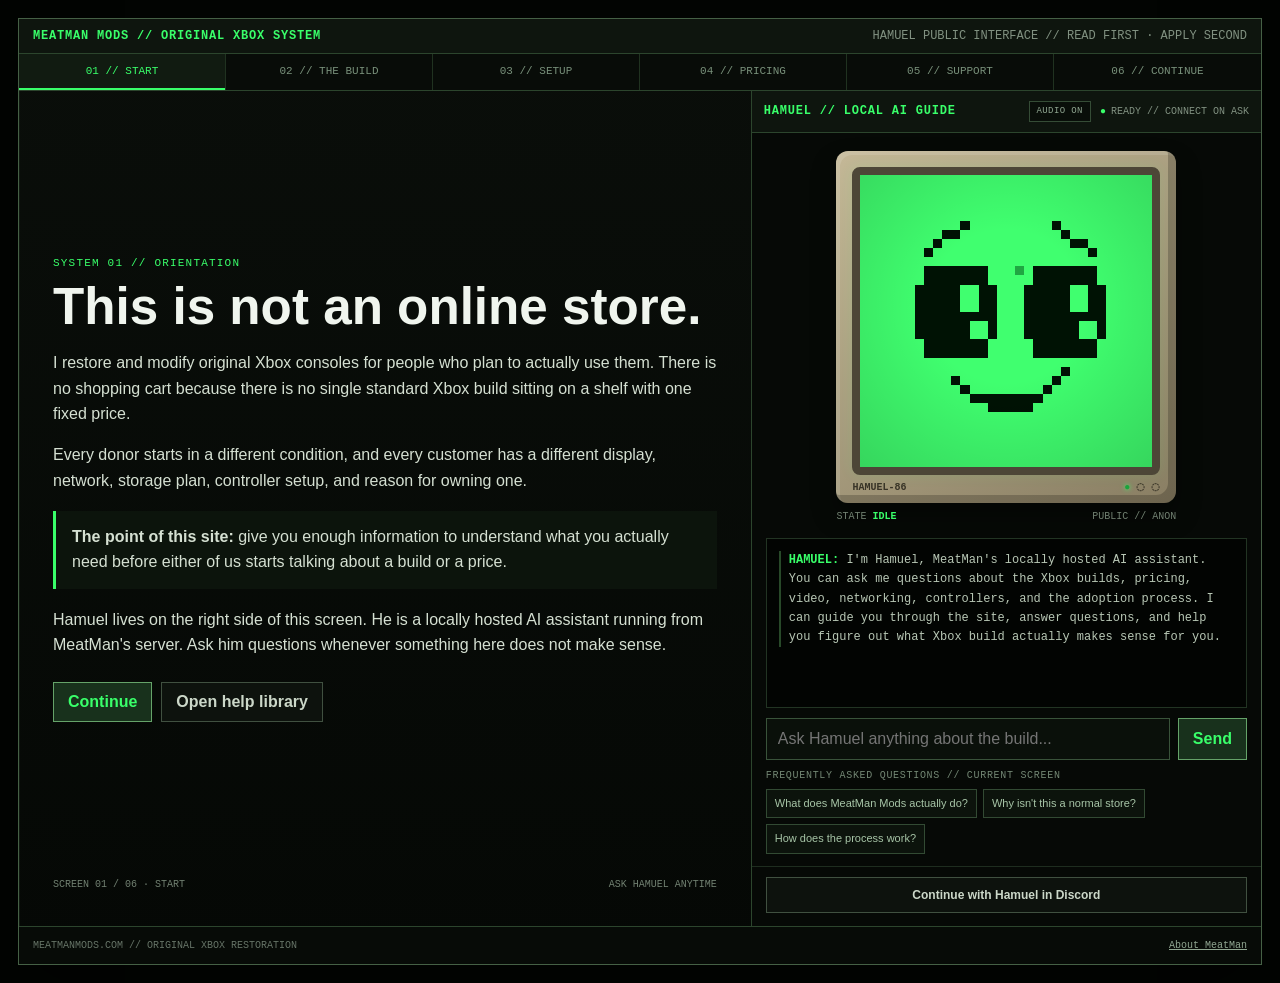
<file: index.html>
<!DOCTYPE html>
<html lang="en">
<head>
  <meta charset="UTF-8">
  <meta name="viewport" content="width=device-width, initial-scale=1.0">
  <meta name="description" content="MeatMan Mods original Xbox restoration, setup, adoption, and support.">
  <title>MeatMan Mods // Hamuel Guided Console</title>
  <style>
    :root {
      --bg:#050805; --panel:#0b100b; --panel2:#101710; --line:#2c452d;
      --green:#39ff6a; --green2:#8cff9f; --text:#d5e0d2; --muted:#819181;
      --amber:#ffbf35; --red:#ff5449; --shell:#b9ad8f; --shadow:rgba(0,0,0,.48);
    }
    * { box-sizing:border-box; }
    html, body { margin:0; min-height:100%; background:#020402; color:var(--text); font-family:Arial,Helvetica,sans-serif; }
    body { padding:18px; }
    button, input { font:inherit; }
    button, a { -webkit-tap-highlight-color:transparent; }
    a { color:var(--green2); }
    .computer {
      width:min(1440px,100%); margin:0 auto; min-height:calc(100vh - 36px);
      background:linear-gradient(180deg,#0a0e0a,#050805); border:1px solid #456045;
      box-shadow:0 24px 70px var(--shadow), inset 0 0 0 1px #111a11; display:flex; flex-direction:column;
    }
    .system-bar { display:flex; justify-content:space-between; gap:16px; align-items:center; padding:10px 14px; border-bottom:1px solid var(--line); background:#0e150e; font:12px/1.2 Consolas,'Courier New',monospace; }
    .system-brand { color:var(--green); letter-spacing:.8px; font-weight:700; }
    .system-meta { color:var(--muted); text-align:right; }
    .screen-tabs { display:grid; grid-template-columns:repeat(6,1fr); border-bottom:1px solid var(--line); background:#080c08; }
    .screen-tabs button { border:0; border-right:1px solid #203220; background:transparent; color:#78907a; padding:11px 8px; cursor:pointer; font:11px/1.25 Consolas,'Courier New',monospace; text-transform:uppercase; }
    .screen-tabs button:last-child { border-right:0; }
    .screen-tabs button:hover, .screen-tabs button.active { background:#111b11; color:var(--green); }
    .screen-tabs button.active { box-shadow:inset 0 -2px var(--green); }
    .app-shell { flex:1; display:grid; grid-template-columns:minmax(0,1.18fr) minmax(390px,.82fr); min-height:0; }
    .content-bay { padding:34px; border-right:1px solid var(--line); min-width:0; display:flex; flex-direction:column; }
    .screen-content { flex:1; min-height:0; display:flex; }
    .screen-page { display:none; width:100%; align-self:center; max-width:800px; animation:screenIn .18s ease-out; }
    .screen-page.active { display:block; }
    @keyframes screenIn { from { opacity:.25; transform:translateY(5px); } to { opacity:1; transform:none; } }
    .eyebrow { font:11px/1.2 Consolas,'Courier New',monospace; letter-spacing:1.2px; text-transform:uppercase; color:var(--green); margin-bottom:9px; }
    h1,h2 { margin:0 0 16px; color:#f0f5ee; line-height:1.08; }
    h1 { font-size:clamp(32px,4vw,58px); }
    h2 { font-size:clamp(27px,3vw,44px); }
    h3 { margin:0 0 8px; color:var(--green2); font-size:16px; }
    p, li { line-height:1.6; }
    p { margin:0 0 15px; }
    ul { margin:8px 0 0; padding-left:20px; }
    .callout { padding:14px 16px; border-left:3px solid var(--green); background:#0c140c; margin:18px 0; line-height:1.55; }
    .grid-2,.grid-3 { display:grid; gap:12px; margin:18px 0; }
    .grid-2 { grid-template-columns:repeat(2,minmax(0,1fr)); }
    .grid-3 { grid-template-columns:repeat(3,minmax(0,1fr)); }
    .card { background:#0a100a; border:1px solid #263b26; padding:15px; }
    .card p { margin-bottom:0; font-size:14px; }
    .screen-actions { display:flex; flex-wrap:wrap; gap:9px; margin-top:24px; }
    .btn { border:1px solid #4e7650; background:#132013; color:var(--green); padding:10px 14px; cursor:pointer; text-decoration:none; display:inline-block; font-weight:700; }
    .btn:hover { background:#1b2b1b; }
    .btn.secondary { color:#cbd7c8; border-color:#405040; background:#0d120d; }
    .btn.primary { background:#18311c; border-color:#65a369; }
    .content-footer { margin-top:24px; color:#718071; font:10px/1.4 Consolas,'Courier New',monospace; display:flex; justify-content:space-between; gap:12px; }
    .program-window { display:none; flex:1; min-height:0; border:1px solid #2a402b; background:#050805; flex-direction:column; }
    .content-bay.program-open .screen-content { display:none; }
    .content-bay.program-open .program-window { display:flex; }
    .program-head { display:flex; justify-content:space-between; gap:10px; align-items:center; padding:9px 10px; background:#0d150d; border-bottom:1px solid #2a402b; color:var(--green); font:700 11px/1.2 Consolas,'Courier New',monospace; }
    .program-frame { width:100%; flex:1; min-height:620px; border:0; background:#fff; }
    .program-close { border:1px solid #415b42; background:#0a0f0a; color:#becbbe; padding:5px 8px; cursor:pointer; }

    .hamuel-bay { min-width:0; background:#050705; display:flex; align-items:stretch; }
    .hamuel-terminal { width:100%; display:flex; flex-direction:column; min-height:100%; background:#060906; }
    .hamuel-terminal-head { display:flex; justify-content:space-between; gap:10px; align-items:center; padding:10px 12px; border-bottom:1px solid var(--line); background:#0e150e; }
    .hamuel-head-controls { display:flex; align-items:center; gap:9px; }
    .audio-toggle { border:1px solid #354c36; background:#090e09; color:#91a792; padding:5px 7px; cursor:pointer; font:9px/1 Consolas,'Courier New',monospace; letter-spacing:.4px; }
    .audio-toggle:hover { color:var(--green); border-color:#557b57; }
    .audio-toggle[aria-pressed="true"] { color:#778077; border-color:#303830; }
    .hamuel-terminal-title { color:var(--green); font:700 12px/1.2 Consolas,'Courier New',monospace; letter-spacing:.8px; }
    .hamuel-status { color:var(--muted); font:10px/1.2 Consolas,'Courier New',monospace; white-space:nowrap; }
    .hamuel-status::before { content:'●'; color:var(--green); margin-right:5px; }
    .hamuel-status[data-connection="offline"]::before { color:var(--red); }
    .hamuel-avatar-bay { padding:18px 18px 10px; display:flex; flex-direction:column; align-items:center; }
    .hamuel-crt { width:min(340px,88%); background:linear-gradient(145deg,#c4b897,#897e63); padding:16px 16px 10px; border-radius:12px; box-shadow:inset -8px -8px 0 rgba(32,28,20,.26), inset 4px 4px 0 rgba(255,255,255,.12), 0 13px 24px rgba(0,0,0,.36); }
    .hamuel-crt-screen { position:relative; border:8px solid #4d4637; background:#111; border-radius:8px; overflow:hidden; box-shadow:inset 0 0 18px #000, 0 0 14px rgba(57,255,106,.1); }
    .hamuel-crt-screen::after { content:''; pointer-events:none; position:absolute; inset:0; background:radial-gradient(circle at 50% 45%,transparent 35%,rgba(0,0,0,.16) 100%); }
    #hamuel-avatar { display:block; width:100%; height:auto; aspect-ratio:1; image-rendering:pixelated; }
    .hamuel-crt-controls { display:flex; justify-content:space-between; align-items:center; color:#383327; margin-top:8px; font:700 10px/1 Consolas,'Courier New',monospace; }
    .hamuel-crt-led { color:#1aa43c; text-shadow:0 0 5px #39ff6a; }
    .hamuel-avatar-meta { width:min(340px,88%); display:flex; justify-content:space-between; gap:8px; color:#718071; font:10px/1.2 Consolas,'Courier New',monospace; margin-top:8px; }
    .hamuel-avatar-meta strong { color:var(--green); }
    .hamuel-transcript { flex:1; min-height:170px; max-height:270px; overflow:auto; margin:5px 14px 0; padding:12px; border:1px solid #223423; background:#020402; font:12px/1.55 Consolas,'Courier New',monospace; }
    .hamuel-line { margin:0 0 10px; white-space:pre-wrap; overflow-wrap:anywhere; }
    .hamuel-line strong { color:var(--green); }
    .hamuel-line.user strong { color:#dce5da; }
    .hamuel-line.guide { color:#b8c7b5; border-left:2px solid #284929; padding-left:8px; }
    .hamuel-form { display:flex; gap:8px; padding:10px 14px 8px; }
    .hamuel-form input { min-width:0; flex:1; background:#0a100a; color:var(--text); border:1px solid #39533a; padding:11px; font-size:16px; }
    .faq-zone { padding:0 14px 12px; }
    .faq-label { color:#738774; font:10px/1.2 Consolas,'Courier New',monospace; text-transform:uppercase; letter-spacing:.7px; margin:2px 0 7px; }
    .hamuel-quick { display:flex; flex-wrap:wrap; gap:6px; }
    .hamuel-quick button { background:#0c130c; border:1px solid #324a33; color:#a7c5a7; padding:7px 8px; cursor:pointer; font:11px/1.2 Arial,Helvetica,sans-serif; }
    .hamuel-quick button:hover { color:var(--green); border-color:#557b57; }
    .hamuel-handoff { border-top:1px solid #1e2d1f; padding:10px 14px 13px; display:flex; gap:8px; }
    .hamuel-handoff .btn { flex:1; text-align:center; font-size:12px; }
    .hamuel-handoff button[disabled] { opacity:.48; cursor:not-allowed; }
    .site-footer { border-top:1px solid var(--line); background:#070b07; padding:9px 14px; display:flex; justify-content:space-between; gap:12px; align-items:center; color:#667467; font:10px/1.3 Consolas,'Courier New',monospace; }
    .site-footer button { border:0; background:transparent; color:#91a792; padding:3px 0; cursor:pointer; text-decoration:underline; font:inherit; }
    .site-footer button:hover { color:var(--green); }

    .modal { position:fixed; inset:0; z-index:50; display:none; place-items:center; padding:20px; background:rgba(0,0,0,.82); }
    .modal.open { display:grid; }
    .modal-card { width:min(1100px,100%); height:min(86vh,850px); background:#080b08; border:1px solid #466047; display:flex; flex-direction:column; }
    .modal-head { display:flex; justify-content:space-between; gap:12px; align-items:center; padding:10px 12px; border-bottom:1px solid var(--line); }
    .modal-head-controls { display:flex; align-items:center; gap:8px; }
    .modal-title { color:var(--green); font:700 12px/1.2 Consolas,'Courier New',monospace; }
    .modal iframe { width:100%; height:100%; border:0; background:#fff; }

    @media (max-width:1000px) {
      body { padding:0; }
      .computer { min-height:100vh; border-left:0; border-right:0; }
      .app-shell { grid-template-columns:1fr; }
      .content-bay { border-right:0; border-bottom:1px solid var(--line); padding:26px 20px; }
      .hamuel-terminal { min-height:auto; }
      .hamuel-avatar-bay { padding-top:14px; }
      .hamuel-crt { width:min(300px,84vw); }
      .hamuel-avatar-meta { width:min(300px,84vw); }
      .hamuel-transcript { min-height:150px; max-height:220px; }
      .program-frame { min-height:72vh; }
    }
    @media (max-width:650px) {
      .system-meta { display:none; }
      .screen-tabs { grid-template-columns:repeat(3,1fr); }
      .screen-tabs button:nth-child(3) { border-right:0; }
      .screen-tabs button:nth-child(-n+3) { border-bottom:1px solid #203220; }
      .grid-2,.grid-3 { grid-template-columns:1fr; }
      .content-bay { padding:23px 16px; }
      .content-footer { flex-direction:column; }
      .hamuel-handoff { flex-direction:column; }
    }
  </style>
</head>
<body>
  <main class="computer" aria-label="MeatMan Mods guided console">
    <div class="system-bar">
      <div class="system-brand">MEATMAN MODS // ORIGINAL XBOX SYSTEM</div>
      <div class="system-meta">HAMUEL PUBLIC INTERFACE // READ FIRST · APPLY SECOND</div>
    </div>

    <nav class="screen-tabs" aria-label="Guide sections">
      <button class="active" type="button" data-screen="start">01 // Start</button>
      <button type="button" data-screen="build">02 // The Build</button>
      <button type="button" data-screen="modern_setup">03 // Setup</button>
      <button type="button" data-screen="pricing">04 // Pricing</button>
      <button type="button" data-screen="support">05 // Support</button>
      <button type="button" data-screen="ready">06 // Continue</button>
    </nav>

    <div class="app-shell">
      <section class="content-bay" aria-live="polite">
        <div class="screen-content">
          <article class="screen-page active" data-screen-page="start">
            <div class="eyebrow">System 01 // Orientation</div>
            <h1>This is not an online store.</h1>
            <p>I restore and modify original Xbox consoles for people who plan to actually use them. There is no shopping cart because there is no single standard Xbox build sitting on a shelf with one fixed price.</p>
            <p>Every donor starts in a different condition, and every customer has a different display, network, storage plan, controller setup, and reason for owning one.</p>
            <div class="callout"><strong>The point of this site:</strong> give you enough information to understand what you actually need before either of us starts talking about a build or a price.</div>
            <p>Hamuel lives on the right side of this screen. He is a locally hosted AI assistant running from MeatMan's server. Ask him questions whenever something here does not make sense.</p>
            <div class="screen-actions"><button class="btn primary next-screen" type="button">Continue</button><a class="btn secondary program-link" href="help.html" data-program-title="HELP LIBRARY">Open help library</a></div>
          </article>

          <article class="screen-page" data-screen-page="build">
            <div class="eyebrow">System 02 // The Console</div>
            <h2>“I only want Rainbow Six” still requires a real Xbox build.</h2>
            <p>A smaller game library can reduce how much storage you need. It does not remove the work required to make twenty-five-year-old hardware dependable.</p>
            <div class="grid-2">
              <div class="card"><h3>The donor matters</h3><p>Board revision, capacitor condition, corrosion, DVD health, prior repairs, ports, power supply, and storage condition all vary from console to console.</p></div>
              <div class="card"><h3>The setup work still exists</h3><p>Inspection, cleaning, EEPROM backup, storage setup, dashboard/mod configuration, title updates, controller checks, networking, and testing still have to happen.</p></div>
            </div>
            <div class="callout">Most of the work is not “installing a lot of games.” It is turning an aging original Xbox into a system you can reliably plug in and use.</div>
            <div class="screen-actions"><button class="btn secondary prev-screen" type="button">Back</button><button class="btn primary next-screen" type="button">Modern setup</button></div>
          </article>

          <article class="screen-page" data-screen-page="modern_setup">
            <div class="eyebrow">System 03 // Modern Setup</div>
            <h2>A 2001 console has to live in a 2026 house.</h2>
            <p>The Xbox itself is only half of the system. Your television, network, and controller choices determine what else is required.</p>
            <div class="grid-3">
              <div class="card"><h3>Video</h3><p>The original Xbox outputs analog video, not HDMI. HDMI-only displays need a proper analog-to-digital solution; component is the preferred source when you want progressive-scan quality.</p></div>
              <div class="card"><h3>Network</h3><p>The Xbox has wired 10/100 Ethernet and no built-in Wi-Fi. Insignia works well, but the physical network path and router still matter.</p></div>
              <div class="card"><h3>Controllers</h3><p>OEM controllers are simple. Modern controllers need protocol translation such as an OGX-Mini; a cable that physically fits is not enough.</p></div>
            </div>
            <div class="screen-actions"><button class="btn secondary prev-screen" type="button">Back</button><button class="btn primary next-screen" type="button">Why pricing varies</button><a class="btn secondary program-link" href="ogx-mini.html" data-program-title="OGX-MINI">OGX-Mini details</a></div>
          </article>

          <article class="screen-page" data-screen-page="pricing">
            <div class="eyebrow">System 04 // Pricing</div>
            <h2>There is no useful one-line answer to “How much is an Xbox?”</h2>
            <p>The answer changes because the build changes. I would rather understand your setup first than hand you a fake universal price that stops being true as soon as we talk about the actual console.</p>
            <div class="grid-2">
              <div class="card"><h3>What can change</h3><ul><li>Donor condition and repair work</li><li>Storage size/type</li><li>Video hardware</li><li>Controllers/adapters</li><li>Accessories and shipping</li></ul></div>
              <div class="card"><h3>What does not disappear</h3><ul><li>Inspection and service</li><li>EEPROM and software setup</li><li>Testing</li><li>Making sure the build fits your real setup</li></ul></div>
            </div>
            <div class="callout">The goal is not to sell the most expensive Xbox. It is to build the Xbox that makes sense for what you are actually going to do with it. Play games.</div>
            <div class="screen-actions"><button class="btn secondary prev-screen" type="button">Back</button><button class="btn primary next-screen" type="button">Support & ownership</button><a class="btn secondary program-link" href="buying-guide.html" data-program-title="BUYING GUIDE">Buying guide</a></div>
          </article>

          <article class="screen-page" data-screen-page="support">
            <div class="eyebrow">System 05 // Ownership</div>
            <h2>I stand behind the work. You are still adopting old hardware.</h2>
            <p>The purpose of restoration is reliability, not pretending a twenty-five-year-old console has become a brand-new appliance. If something related to my work fails, I want to know about it and I will help diagnose it.</p>
            <p>At the same time, an original Xbox is still a complicated piece of aging electronics. Displays change settings, routers behave differently, adapters fail, and old hardware can develop new problems.</p>
            <div class="callout"><strong>The expectation:</strong> you do not need to become an Xbox technician, but you should be willing to communicate clearly and do basic troubleshooting when something unusual happens.</div>
            <div class="screen-actions"><button class="btn secondary prev-screen" type="button">Back</button><button class="btn primary next-screen" type="button">I'm still interested</button></div>
          </article>

          <article class="screen-page" data-screen-page="ready">
            <div class="eyebrow">System 06 // Continue</div>
            <h2>If all of that still sounds reasonable, continue.</h2>
            <p>The readiness check is short. It confirms that the basic hardware/setup concepts above make sense before the application asks about your television, network, storage, controller preferences, and intended use.</p>
            <div class="grid-2">
              <div class="card"><h3>New adoption / build</h3><p>Take the readiness check first, then continue into the application. The answers help me plan a build instead of guessing.</p></div>
              <div class="card"><h3>Questions / existing customer</h3><p>Keep talking to Hamuel here, or continue with him in Discord once the public invite is connected. Discord gives him an authenticated identity and additional customer-safe tools.</p></div>
            </div>
            <div class="screen-actions"><a class="btn primary program-link" id="readiness-link" href="readiness-check.html" data-program-title="READINESS CHECK">Start readiness check</a><a class="btn secondary program-link" href="adoption-application.html" data-program-title="ADOPTION APPLICATION">Application</a><button class="btn secondary prev-screen" type="button">Back</button></div>
          </article>
        </div>
        <div class="program-window" id="program-window" aria-live="polite">
          <div class="program-head"><span id="program-title">PROGRAM</span><button class="program-close" id="program-close" type="button">CLOSE // RETURN</button></div>
          <iframe class="program-frame" id="program-frame" title="MeatMan Mods program window"></iframe>
        </div>
        <div class="content-footer"><span id="screen-progress">SCREEN 01 / 06 · START</span><span>ASK HAMUEL ANYTIME</span></div>
      </section>

      <aside class="hamuel-bay">
        <div class="hamuel-terminal" aria-label="Hamuel public site assistant" data-section="start" data-gateway="https://meatman-ms-7b61.tail5ebf20.ts.net:8443">
          <div class="hamuel-terminal-head"><div class="hamuel-terminal-title">HAMUEL // LOCAL AI GUIDE</div><div class="hamuel-head-controls"><button class="audio-toggle site-audio-toggle" id="hamuel-audio-toggle" type="button" aria-pressed="false" title="Mute or unmute site audio">AUDIO ON</button><div class="hamuel-status" id="hamuel-status">CONNECTING</div></div></div>
          <div class="hamuel-avatar-bay">
            <div class="hamuel-crt"><div class="hamuel-crt-screen"><canvas id="hamuel-avatar" width="320" height="320" aria-label="Animated Hamuel avatar"></canvas></div><div class="hamuel-crt-controls"><span>HAMUEL-86</span><span><span class="hamuel-crt-led">●</span> ◌ ◌</span></div></div>
            <div class="hamuel-avatar-meta"><span>STATE <strong id="hamuel-avatar-state">IDLE</strong></span><span>PUBLIC // ANON</span></div>
          </div>
          <div class="hamuel-transcript" id="hamuel-transcript" aria-live="polite"><p class="hamuel-line guide"><strong>HAMUEL:</strong> I'm Hamuel, MeatMan's locally hosted AI assistant. You can ask me questions about the Xbox builds, pricing, video, networking, controllers, and the adoption process. I can guide you through the site, answer questions, and help you figure out what Xbox build actually makes sense for you.</p></div>
          <form class="hamuel-form" id="hamuel-form"><input id="hamuel-input" name="question" maxlength="1000" autocomplete="off" placeholder="Ask Hamuel anything about the build..." aria-label="Ask Hamuel a question"><button class="btn primary" type="submit">Send</button></form>
          <div class="faq-zone"><div class="faq-label">Frequently asked questions // current screen</div><div class="hamuel-quick" id="hamuel-faq-list"></div></div>
          <div class="hamuel-handoff"><button class="btn secondary" id="discord-handoff" type="button" data-discord-invite="https://discord.gg/h7JqPmj8P" hidden>Continue with Hamuel in Discord</button></div>
        </div>
      </aside>
    </div>
    <footer class="site-footer"><span>MEATMANMODS.COM // ORIGINAL XBOX RESTORATION</span><button id="open-meatspace" type="button">About MeatMan</button></footer>
  </main>

  <div class="modal" id="meatspace-modal" aria-hidden="true"><div class="modal-card"><div class="modal-head"><div class="modal-title">ABOUT MEATMAN // MEAT SPACE</div><div class="modal-head-controls"><button class="audio-toggle site-audio-toggle" id="meatspace-audio-toggle" type="button" aria-pressed="false">AUDIO ON</button><button class="btn secondary" id="close-meatspace" type="button">Close</button></div></div><iframe id="meatspace-frame" src="meat-space.html" title="Meat Space profile"></iframe></div></div>

  <script>
    const order = ['start','build','modern_setup','pricing','support','ready'];
    const names = {start:'START',build:'THE BUILD',modern_setup:'MODERN SETUP',pricing:'PRICING',support:'SUPPORT',ready:'CONTINUE'};
    const pages = [...document.querySelectorAll('[data-screen-page]')];
    const tabs = [...document.querySelectorAll('[data-screen]')];
    const progress = document.getElementById('screen-progress');
    const contentBay = document.querySelector('.content-bay');
    const programWindow = document.getElementById('program-window');
    const programFrame = document.getElementById('program-frame');
    const programTitle = document.getElementById('program-title');
    const programClose = document.getElementById('program-close');
    let current = 'start';
    let startedAt = null;
    let stepStartedAt = Date.now();
    const stepTimes = {};

    function recordTime() {
      const elapsed = Math.round((Date.now() - stepStartedAt) / 1000);
      stepTimes[current] = (stepTimes[current] || 0) + elapsed;
      stepStartedAt = Date.now();
    }
    function setScreen(name) {
      if (!order.includes(name) || name === current && pages.find(p => p.dataset.screenPage === name)?.classList.contains('active')) return;
      recordTime();
      closeProgram();
      current = name;
      if (!startedAt && name !== 'start') startedAt = Date.now();
      pages.forEach(page => page.classList.toggle('active', page.dataset.screenPage === name));
      tabs.forEach(tab => tab.classList.toggle('active', tab.dataset.screen === name));
      const index = order.indexOf(name);
      progress.textContent = `SCREEN ${String(index + 1).padStart(2,'0')} / 06 · ${names[name]}`;
      window.dispatchEvent(new CustomEvent('hamuel:section', { detail:{ section:name } }));
      window.scrollTo({top:0,behavior:'smooth'});
    }
    function openProgram(url, title) {
      if (!url) return;
      programTitle.textContent = title || 'PROGRAM';
      programFrame.src = url;
      contentBay.classList.add('program-open');
      programWindow.scrollTop = 0;
    }
    function closeProgram() {
      if (!contentBay.classList.contains('program-open')) return;
      contentBay.classList.remove('program-open');
      programFrame.src = 'about:blank';
    }
    programClose.addEventListener('click', closeProgram);
    tabs.forEach(tab => tab.addEventListener('click', () => setScreen(tab.dataset.screen)));
    document.addEventListener('click', event => {
      const next = event.target.closest('.next-screen');
      const prev = event.target.closest('.prev-screen');
      if (next) setScreen(order[Math.min(order.length - 1, order.indexOf(current) + 1)]);
      if (prev) setScreen(order[Math.max(0, order.indexOf(current) - 1)]);
      const programLink = event.target.closest('.program-link');
      if (programLink) {
        event.preventDefault();
        openProgram(programLink.getAttribute('href'), programLink.dataset.programTitle || programLink.textContent.trim());
      }
      const readiness = event.target.closest('#readiness-link');
      if (readiness) {
        recordTime();
        sessionStorage.setItem('xbox_tour_total_seconds', startedAt ? Math.round((Date.now() - startedAt) / 1000) : 0);
        sessionStorage.setItem('xbox_tour_step_times', order.map(k => `${k}:${stepTimes[k] || 0}s`).join(', '));
        sessionStorage.setItem('xbox_tour_started_at', startedAt ? new Date(startedAt).toISOString() : 'never');
      }
    });

    const modal = document.getElementById('meatspace-modal');
    const meatspaceFrame = document.getElementById('meatspace-frame');
    const openers = [document.getElementById('open-meatspace')].filter(Boolean);
    const closer = document.getElementById('close-meatspace');
    function meatspaceAudio() {
      try { return meatspaceFrame.contentDocument && meatspaceFrame.contentDocument.getElementById('meatspace-audio'); }
      catch (_) { return null; }
    }
    function syncMeatSpaceAudio(restart = false) {
      const audio = meatspaceAudio();
      if (!audio) return;
      const open = modal.classList.contains('open');
      const muted = window.HamuelAudio && window.HamuelAudio.isMuted();
      if (!open || muted) { audio.pause(); return; }
      if (restart) audio.currentTime = 0;
      const promise = audio.play();
      if (promise && typeof promise.catch === 'function') promise.catch(() => {});
    }
    function openMeatSpace() {
      modal.classList.add('open');
      modal.setAttribute('aria-hidden','false');
      syncMeatSpaceAudio(true);
    }
    function closeMeatSpace() {
      const audio = meatspaceAudio();
      if (audio) { audio.pause(); audio.currentTime = 0; }
      modal.classList.remove('open');
      modal.setAttribute('aria-hidden','true');
    }
    openers.forEach(btn => btn.addEventListener('click', openMeatSpace));
    closer.addEventListener('click', closeMeatSpace);
    modal.addEventListener('click', e => { if (e.target === modal) closeMeatSpace(); });
    document.addEventListener('keydown', e => { if (e.key === 'Escape') closeMeatSpace(); });
    meatspaceFrame.addEventListener('load', () => syncMeatSpaceAudio(false));
    window.addEventListener('hamuel:audiochange', () => syncMeatSpaceAudio(false));
  </script>
  <script src="hamuel-avatar-data.js"></script>
  <script src="hamuel-site.js"></script>
</body>
</html>
</file>
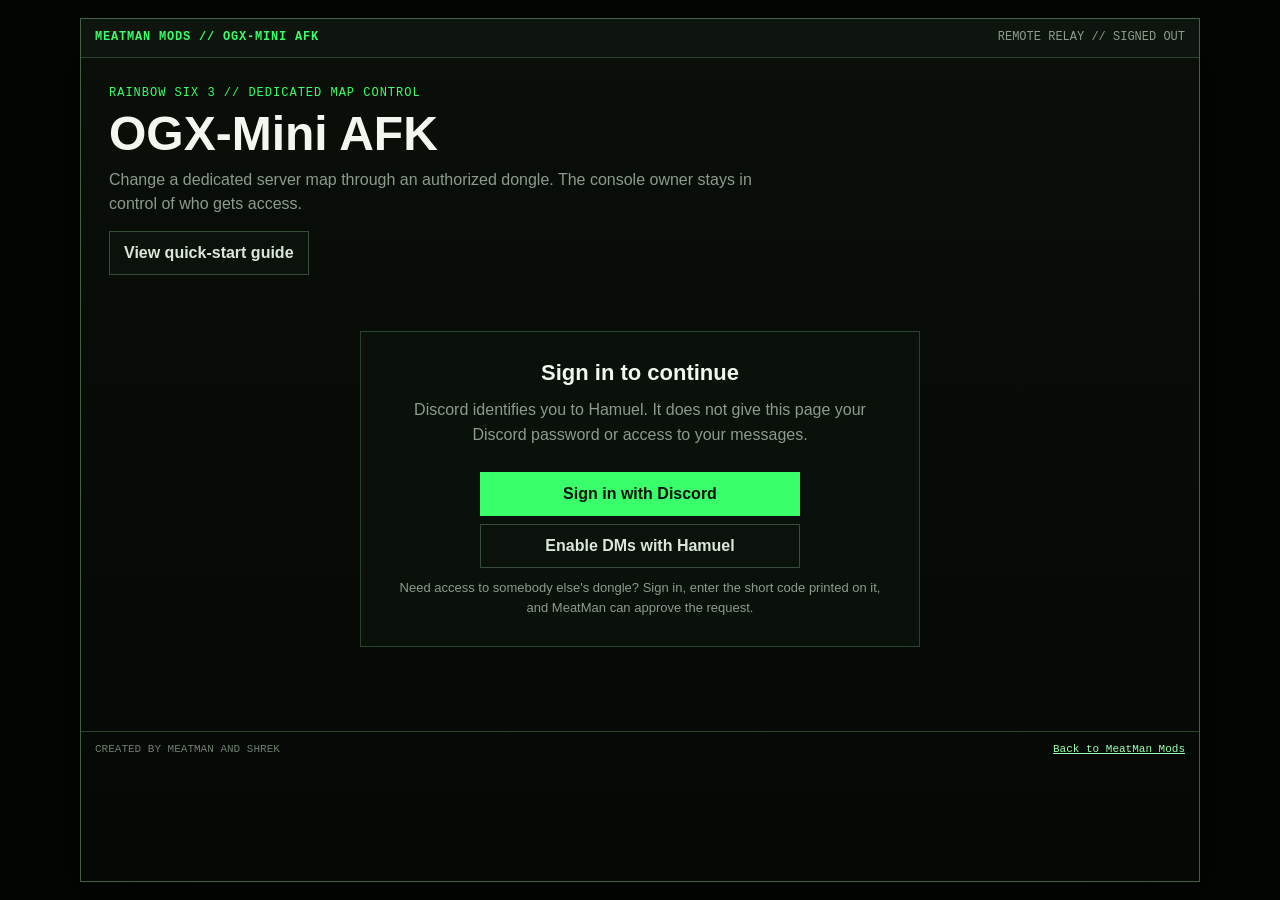
<file: afk/index.html>
<!doctype html>
<html lang="en">
<head>
  <meta charset="utf-8">
  <meta name="viewport" content="width=device-width, initial-scale=1">
  <meta name="description" content="Authorized remote map control for OGX-Mini AFK dongles.">
  <title>OGX-Mini AFK // MeatMan Mods</title>
  <link rel="icon" href="../favicon.ico">
  <style>
    :root {
      --bg:#030603; --panel:#0a100a; --panel2:#0e160e; --line:#2b432c;
      --green:#39ff6a; --green2:#9affad; --text:#dce7d9; --muted:#8c9b8b;
      --amber:#ffbf35; --red:#ff665c; --blue:#67a8ff;
    }
    * { box-sizing:border-box; }
    html,body { margin:0; min-height:100%; background:var(--bg); color:var(--text); font-family:Arial,Helvetica,sans-serif; }
    body { padding:18px; font-size:16px; }
    button,input,select { font:inherit; }
    button,a { -webkit-tap-highlight-color:transparent; }
    a { color:var(--green2); }
    button:focus-visible,input:focus-visible,select:focus-visible,a:focus-visible { outline:2px solid var(--green); outline-offset:3px; }
    .shell { width:min(1120px,100%); min-height:calc(100vh - 36px); margin:auto; border:1px solid #456046; background:linear-gradient(180deg,#0a0f0a,#050805); box-shadow:0 24px 70px rgba(0,0,0,.52); }
    .system-bar { display:flex; justify-content:space-between; gap:16px; align-items:center; padding:11px 14px; border-bottom:1px solid var(--line); background:#0e150e; font:12px/1.3 Consolas,'Courier New',monospace; }
    .brand { color:var(--green); font-weight:700; letter-spacing:.8px; }
    .meta { color:var(--muted); text-align:right; }
    main { padding:28px; }
    .topline { display:flex; justify-content:space-between; gap:20px; align-items:flex-start; margin-bottom:22px; }
    .eyebrow { color:var(--green); font:12px/1.3 Consolas,'Courier New',monospace; letter-spacing:1px; text-transform:uppercase; margin-bottom:8px; }
    h1,h2,h3,p { margin-top:0; }
    h1 { margin-bottom:8px; font-size:clamp(30px,5vw,48px); line-height:1.05; color:#f2f7f0; }
    h2 { font-size:22px; margin-bottom:12px; color:#f2f7f0; }
    h3 { font-size:16px; margin-bottom:8px; color:var(--green2); }
    p { line-height:1.55; }
    .subhead { color:var(--muted); margin:0; max-width:680px; }
    .panel { border:1px solid var(--line); background:var(--panel); padding:18px; }
    .hidden { display:none !important; }
    .btn { min-height:44px; border:1px solid #4d7450; background:#132013; color:var(--green2); padding:10px 14px; font-weight:700; cursor:pointer; text-decoration:none; display:inline-flex; align-items:center; justify-content:center; gap:8px; }
    .btn:hover:not(:disabled) { background:#1a2a1b; border-color:#6a9b6d; }
    .btn.primary { color:#061007; background:var(--green); border-color:var(--green); }
    .btn.primary:hover:not(:disabled) { background:#8dffa4; }
    .btn.secondary { color:var(--text); background:#0b110b; border-color:#394c39; }
    .btn.danger { color:#ffd1cc; border-color:#7d3934; background:#1d0d0c; }
    .btn.launch { color:#1c1400; background:var(--amber); border-color:var(--amber); }
    .btn:disabled { opacity:.42; cursor:not-allowed; }
    .identity { display:flex; gap:9px; align-items:center; flex-wrap:wrap; }
    .user-chip { border:1px solid #334b34; background:#0a110a; padding:9px 11px; color:#c8d6c5; font:13px/1.2 Consolas,'Courier New',monospace; }
    .signin { max-width:560px; margin:56px auto; text-align:center; padding:28px; }
    .signin p { color:var(--muted); }
    .signin .btn { margin-top:8px; width:min(320px,100%); }
    .dashboard { display:grid; grid-template-columns:300px minmax(0,1fr); gap:16px; }
    .sidebar { display:flex; flex-direction:column; gap:14px; }
    .status-row { display:grid; grid-template-columns:auto 1fr; gap:8px 12px; font-size:14px; }
    .status-row dt { color:var(--muted); }
    .status-row dd { margin:0; text-align:right; overflow-wrap:anywhere; }
    .dot { display:inline-block; width:9px; height:9px; border-radius:50%; background:var(--red); margin-right:7px; }
    .dot.online { background:var(--green); box-shadow:0 0 9px rgba(57,255,106,.55); }
    label { display:block; color:#b9c8b6; font-weight:700; margin-bottom:7px; }
    select,input { width:100%; min-height:44px; border:1px solid #3b573c; background:#070b07; color:var(--text); padding:10px; }
    .request-form { display:flex; gap:8px; }
    .request-form input { flex:1; }
    .manager-panel { margin-top:16px; }
    .manager-heading { display:flex; justify-content:space-between; gap:12px; align-items:flex-start; }
    .manager-heading p { margin-bottom:0; color:var(--muted); }
    .manager-device { color:var(--green); font:13px/1.3 Consolas,'Courier New',monospace; white-space:nowrap; }
    .grant-form { display:grid; grid-template-columns:minmax(220px,1fr) 190px auto; gap:10px; align-items:end; margin:18px 0; padding:16px; border:1px solid #263c27; background:#070c07; }
    .grant-form label { font-size:13px; }
    .grant-form .btn { min-width:130px; }
    .access-list { display:grid; gap:8px; }
    .access-row { display:grid; grid-template-columns:minmax(0,1fr) minmax(170px,.65fr) auto; gap:12px; align-items:center; padding:12px; border:1px solid #263c27; background:#0b120b; }
    .access-user { min-width:0; overflow-wrap:anywhere; font:14px/1.35 Consolas,'Courier New',monospace; color:#edf5ea; }
    .access-detail { color:var(--muted); font-size:13px; line-height:1.4; }
    .access-role { display:inline-block; margin-left:7px; padding:2px 6px; border:1px solid #47734a; color:var(--green2); font:10px/1.3 Consolas,'Courier New',monospace; text-transform:uppercase; }
    .access-empty { padding:18px; border:1px dashed #314832; color:var(--muted); text-align:center; }
    .map-display-settings { margin:18px 0; padding:16px; border:1px solid #263c27; background:#070c07; }
    .map-display-settings h3 { margin-bottom:6px; }
    .map-display-settings > p { color:var(--muted); margin-bottom:14px; }
    .map-display-form { display:grid; gap:12px; }
    .map-label-list { display:grid; grid-template-columns:repeat(2,minmax(0,1fr)); gap:9px; }
    .map-label-row { display:grid; grid-template-columns:72px minmax(0,1fr); gap:9px; align-items:center; padding:9px; border:1px solid #263c27; background:#0b120b; }
    .map-label-slot { color:var(--green); font:12px/1.3 Consolas,'Courier New',monospace; }
    .map-label-source { display:block; margin-top:4px; color:var(--muted); font:10px/1.25 Consolas,'Courier New',monospace; overflow-wrap:anywhere; }
    .map-display-actions { display:flex; gap:9px; flex-wrap:wrap; }
    .access-heading { margin-top:22px; }
    .instruction { margin:0 0 16px; padding:12px 14px; border-left:3px solid var(--amber); background:#171207; color:#e7d29b; line-height:1.5; }
    .map-grid { display:grid; grid-template-columns:repeat(3,minmax(0,1fr)); gap:9px; }
    .map { position:relative; min-height:64px; border:1px solid #385339; background:#0c140c; color:#d8e5d5; padding:10px 12px; text-align:left; cursor:pointer; }
    .map:hover:not(:disabled) { border-color:#638c65; background:#132013; }
    .map.current { color:#061007; background:var(--green); border-color:var(--green); cursor:default; }
    .map.selected { color:#1c1400; background:var(--amber); border-color:var(--amber); }
    .map strong { display:block; font-size:15px; }
    .map small { display:block; margin-top:5px; color:inherit; opacity:.76; font:11px/1.2 Consolas,'Courier New',monospace; text-transform:uppercase; }
    .action-tray { display:flex; gap:9px; flex-wrap:wrap; align-items:center; margin-top:16px; padding-top:16px; border-top:1px solid #253826; }
    .action-tray .primary { flex:1; min-width:220px; }
    .mode-note { color:var(--muted); font-size:13px; margin:10px 0 0; }
    .cursor-fallback { display:flex; gap:8px; align-items:center; flex-wrap:wrap; margin:0 0 14px; padding:10px; border:1px solid #735b23; background:#171207; }
    .cursor-fallback span { color:#e7d29b; font:12px/1.35 Consolas,'Courier New',monospace; margin-right:auto; }
    .cursor-fallback .btn { min-height:36px; padding:7px 10px; font-size:12px; }
    .cursor-fallback .selected { color:#061007; background:var(--green); border-color:var(--green); }
    .context-help { position:fixed; bottom:12px; left:50%; transform:translateX(-50%); z-index:60; width:min(700px,calc(100vw - 24px)); margin:0; padding:10px 12px; border:1px solid #56845a; background:#0d190e; color:var(--green2); font-size:13px; line-height:1.45; box-shadow:0 7px 28px #000; pointer-events:none; }
    .confirm-dialog { width:min(480px,calc(100% - 28px)); max-height:calc(100vh - 32px); overflow:auto; border:1px solid #8a6a20; background:#0b120b; color:var(--text); padding:22px; box-shadow:0 18px 60px #000; }
    .confirm-dialog::backdrop { background:rgba(0,0,0,.78); }
    .confirm-dialog h2 { font-size:20px; }
    .confirm-dialog p { color:#d8e5d5; }
    .confirm-dialog .choices { display:grid; gap:9px; }
    .confirm-dialog .choices .btn { width:100%; display:block; text-align:left; }
    .confirm-dialog .choices small { display:block; color:var(--muted); font-weight:400; }
    .confirm-dialog .cancel { margin-top:10px; }
    .assist-grid { display:grid; grid-template-columns:minmax(0,1.15fr) minmax(280px,.85fr); gap:16px; margin-top:16px; }
    .assist-panel h2 { margin-bottom:6px; }
    .assist-panel > p { color:var(--muted); }
    .video-stage { min-height:260px; display:grid; place-items:center; border:1px solid #263c27; background:#020402; overflow:hidden; position:relative; }
    .video-stage img,.video-stage video { display:block; width:100%; max-height:480px; object-fit:contain; background:#000; }
    .video-placeholder { color:var(--muted); text-align:center; padding:30px; line-height:1.5; }
    .assist-actions { display:flex; flex-wrap:wrap; gap:9px; margin-top:12px; }
    .manual-status { padding:12px; border:1px solid #2b432c; background:#070c07; color:var(--muted); line-height:1.45; }
    .manual-requests { display:grid; gap:8px; margin-top:12px; }
    .manual-request { padding:12px; border:1px solid #3d573e; background:#0b120b; }
    .manual-request strong { color:var(--green2); }
    .manual-request .assist-actions { margin-top:8px; }
    .remote-pad { display:grid; grid-template-columns:repeat(4,minmax(0,1fr)); gap:8px; margin-top:14px; }
    .remote-pad button { min-height:48px; }
    .remote-pad .wide { grid-column:span 2; }
    .live-badge,.cursor-badge { font:12px/1.3 Consolas,'Courier New',monospace; letter-spacing:.08em; }
    .live-badge { color:var(--red); }
    .live-badge.on { color:var(--green); }
    .cursor-badge { padding:5px 8px; border:1px solid #4b684c; color:var(--muted); background:#080d08; }
    .cursor-badge.safe { border-color:#438148; color:var(--green2); }
    .cursor-badge.recovery { border-color:#8a6a20; color:var(--amber); background:#171207; }
    .cursor-badge.unsafe { border-color:#743d38; color:#ffc4bf; background:#1b0d0c; }
    .cursor-badge.unknown { border-color:#4b684c; color:var(--muted); }
    .notice { margin-bottom:16px; padding:12px 14px; border:1px solid #39543a; background:#0c150d; color:#c7d8c4; line-height:1.45; }
    .notice.error { border-color:#743d38; background:#1b0d0c; color:#ffc4bf; }
    .notice.success { border-color:#438148; color:#b8ffc5; }
    .notice.busy { border-color:#735b23; color:#ffe2a0; }
    .empty { text-align:center; padding:36px 18px; color:var(--muted); }
    .swipe-rail { display:none; }
    @media(max-width:820px) {
      .swipe-rail { display:flex; position:fixed; right:0; top:0; bottom:0; width:38px; z-index:50;
        align-items:center; justify-content:center; background:#172518; border-left:2px solid #527c55;
        color:#a4c7a5; font:10px/1 Consolas,'Courier New',monospace; letter-spacing:.16em;
        writing-mode:vertical-rl; touch-action:pan-y; user-select:none; -webkit-user-select:none; }
      .context-help { width:min(700px,calc(100vw - 54px)); left:calc((100vw - 38px)/2); }
    }
    footer { display:flex; justify-content:space-between; gap:12px; padding:10px 14px; border-top:1px solid var(--line); color:#6e7d6e; font:11px/1.3 Consolas,'Courier New',monospace; }
    @media(max-width:820px) {
      body { padding:0 38px 0 0; }
      .shell { min-height:100vh; border-left:0; border-right:0; }
      main { padding:22px 16px; }
      .topline { flex-direction:column; }
      .dashboard { grid-template-columns:1fr; }
      .assist-grid { grid-template-columns:1fr; }
      .map-grid { grid-template-columns:repeat(2,minmax(0,1fr)); }
      .identity { width:100%; }
      .grant-form { grid-template-columns:1fr 1fr; }
      .grant-form .btn { grid-column:1/-1; }
      .access-row { grid-template-columns:minmax(0,1fr) auto; }
      .access-detail { grid-column:1/2; }
      .access-row .btn { grid-column:2/3; grid-row:1/3; }
      .map-label-list { grid-template-columns:1fr; }
    }
    @media(max-width:460px) {
      .system-bar,footer { flex-direction:column; align-items:flex-start; }
      .meta { text-align:left; }
      .map-grid { grid-template-columns:1fr; }
      .remote-pad { grid-template-columns:repeat(2,minmax(0,1fr)); }
      .request-form { flex-direction:column; }
      .manager-heading { flex-direction:column; }
      .grant-form { grid-template-columns:1fr; }
    }
  </style>
</head>
<body>
  <div class="swipe-rail" aria-label="Swipe vertically here to scroll the page">SWIPE TO SCROLL</div>
  <div class="shell" data-ogx-afk-app data-gateway="https://meatman-ms-7b61.tail5ebf20.ts.net:10000">
    <div class="system-bar">
      <span class="brand">MEATMAN MODS // OGX-MINI AFK</span>
      <span class="meta" id="relay-status">REMOTE RELAY // CHECKING</span>
    </div>
    <main>
      <div class="topline">
        <div>
          <div class="eyebrow">Rainbow Six 3 // Dedicated Map Control</div>
          <h1>OGX-Mini AFK</h1>
          <p class="subhead">Change a dedicated server map through an authorized dongle. The console owner stays in control of who gets access.</p>
          <a class="btn secondary" href="./quick-start/" style="margin-top:14px">View quick-start guide</a>
        </div>
        <div class="identity hidden" id="identity">
          <span class="user-chip" id="username">DISCORD USER</span>
          <button class="btn secondary" id="signout" type="button">Sign out</button>
        </div>
      </div>

      <section class="signin panel" id="signed-out" data-tip="Sign in with Discord to see the AFK dongles you own or may control. Hamuel handles permission requests in Discord.">
        <h2>Sign in to continue</h2>
        <p>Discord identifies you to Hamuel. It does not give this page your Discord password or access to your messages.</p>
        <button class="btn primary" id="signin" type="button">Sign in with Discord</button>
        <a class="btn secondary" href="https://discord.com/channels/1442594430895915020/1549523754843902024/1549532029870276621" target="_blank" rel="noopener">Enable DMs with Hamuel</a>
        <p class="mode-note">Need access to somebody else's dongle? Sign in, enter the short code printed on it, and MeatMan can approve the request.</p>
      </section>

      <section class="hidden" id="signed-in">
        <div id="notice" class="notice hidden" role="status" aria-live="polite"></div>
        <div class="dashboard">
          <aside class="sidebar">
            <div class="panel" data-tip="Choose an authorized OGX-Mini AFK dongle. Connection, game profile, firmware, and remote-control status are reported by that device.">
              <label for="device-select">Dongle</label>
              <select id="device-select"></select>
              <dl class="status-row">
                <dt>Connection</dt><dd id="device-online"><span class="dot"></span>Offline</dd>
                <dt>Remote control</dt><dd id="remote-enabled">Unknown</dd>
                <dt>Game profile</dt><dd id="game-profile">Unknown</dd>
                <dt>Firmware</dt><dd id="firmware-version">Unknown</dd>
                <dt>Last report</dt><dd id="last-seen">Never</dd>
              </dl>
            </div>
            <div class="panel" data-tip="Hamuel is MeatMan Mods’ AI assistant on Discord. It helps with AFK setup, permissions, and map controls for authorized dongles.">
              <h3>Hamuel on Discord</h3>
              <p class="mode-note">Open the AFK setup post, then press Enable AFK Controls for private map cards.</p>
              <a class="btn secondary" href="https://discord.com/channels/1442594430895915020/1549523754843902024/1549532029870276621" target="_blank" rel="noopener">Open AFK setup post</a>
            </div>
            <div class="panel" data-tip="Each AFK dongle has its own access list. Enter its printed code to ask the owner or a manager for permission before controlling it.">
              <h3>Request access</h3>
              <p class="mode-note">Enter the code printed on a dongle. Hamuel will send its manager and owner an approval request.</p>
              <form class="request-form" id="request-form">
                <input id="request-code" maxlength="7" placeholder="AFK-001" aria-label="Dongle code">
                <button class="btn secondary" type="submit">Request</button>
              </form>
            </div>
          </aside>

          <section class="panel" data-tip="Choose a map or launch a round on the selected Xbox. Video can verify the menu cursor and map; without it, check the menu state before sending a macro.">
            <p class="instruction" id="xbox-instruction"><strong>Before changing maps or launching:</strong> the saved order must match the Xbox map list exactly. A verified live video feed selects the correct macro automatically.</p>
            <p class="context-help" id="context-help" aria-live="polite">Hover, focus, or tap a control for a quick explanation. Choose a map to begin.</p>
            <div class="cursor-fallback" id="cursor-fallback">
              <span>NO VERIFIED VIDEO // Map Change and Launch will ask whether players previously used in-game Ready Up.</span>
            </div>
            <div id="map-empty" class="empty">Choose an authorized dongle to load its maps.</div>
            <div id="map-controls" class="hidden">
              <div class="map-grid" id="map-grid" aria-label="Rainbow Six 3 map list"></div>
              <div class="action-tray">
                <button class="btn primary" id="change-map" type="button" disabled data-tip="Select a map first. With verified video the cursor sets the macro; without video, you will confirm the previous round state.">Select a map</button>
                <button class="btn launch" id="launch-game" type="button" data-tip="Launch the round. With no verified video, answer the Ready Up question before the macro runs.">Launch game</button>
                <button class="btn secondary" id="correct-current" type="button" data-tip="Record the map already on the Xbox without pressing any game buttons.">Correct current map</button>
              </div>
              <p class="mode-note" id="mode-note">Current map is green. Choose another map, then press Change Map. Without verified video, confirm the previous round state first.</p>
            </div>
          </section>
        </div>

        <div class="assist-grid">
          <section class="panel assist-panel" id="video-panel" data-tip="Optional live video lets the site read the menu cursor and map. In-game Ready Up can move the cursor without dongle input, so headless macros cannot always confirm their starting position.">
            <h2>Optional AFK Video</h2>
            <p>Broadcast a low-rate private view from a webcam, capture card, or shared screen. Frames are held only in memory and expire when broadcasting stops.</p>
            <div class="video-stage">
              <div class="video-placeholder" id="video-placeholder">No live AFK video is available for this dongle.</div>
              <img class="hidden" id="video-view" alt="Authorized live AFK video">
              <video class="hidden" id="broadcast-preview" autoplay playsinline muted></video>
            </div>
            <canvas class="hidden" id="broadcast-canvas"></canvas>
            <div class="assist-actions">
              <button class="btn secondary" id="start-camera" type="button" data-tip="Share a camera view of the Xbox menu for cursor and map recognition.">Broadcast camera</button>
              <button class="btn secondary" id="start-screen" type="button" data-tip="Share a display or capture-card window for the clearest cursor and map reading.">Broadcast screen</button>
              <button class="btn danger hidden" id="stop-broadcast" type="button">Stop broadcast</button>
              <span class="live-badge" id="video-live">VIDEO OFFLINE</span>
              <span class="cursor-badge unknown" id="cursor-detection" data-tip="A fresh 90% or better reading lets the site choose the starting-position macro.">CURSOR // NO VIDEO</span>
              <span class="cursor-badge unknown" id="map-detection" data-tip="The screen map is compared to the dongle's saved map; it never changes the saved map on its own.">SCREEN MAP // NO VIDEO</span>
              <button class="btn secondary hidden" id="sync-screen-map" type="button" disabled data-tip="Save the map seen on screen to the dongle without pressing Xbox buttons.">Update saved map</button>
            </div>
            <p class="mode-note">With a fresh 90%+ cursor result, the relay selects the starting-position macro when you press a command. Setup and the other menu rows require the menu-position dongle firmware. When the screen map differs from the saved map, use the adjacent update button to record it on the dongle without pressing Xbox buttons. The sequence still runs on the dongle without checking each button press. Without verified video, the command asks whether the previous round was launched by players through in-game Ready Up. Only authorized users can upload or view frames. Nothing is recorded by default.</p>
          </section>

          <section class="panel assist-panel" id="manual-panel" data-tip="Manual controls send individual Xbox button taps. The dongle owner must approve a temporary session before anyone else can use them.">
            <h2>Owner-Approved Manual Control</h2>
            <p>Manual button taps are separate from deterministic map controls. The dongle owner must approve every temporary session.</p>
            <div class="manual-status" id="manual-status">Loading manual-control status…</div>
            <div class="assist-actions">
              <button class="btn secondary" id="manual-request" type="button">Request manual control</button>
              <button class="btn danger hidden" id="manual-revoke" type="button">End manual session</button>
            </div>
            <div class="manual-requests" id="manual-requests"></div>
            <div class="remote-pad hidden" id="remote-pad" aria-label="Temporary Xbox remote control">
              <button class="btn secondary" data-manual-button="up" type="button">UP</button>
              <button class="btn secondary" data-manual-button="a" type="button">A</button>
              <button class="btn secondary" data-manual-button="y" type="button">Y</button>
              <button class="btn secondary" data-manual-button="start" type="button">START</button>
              <button class="btn secondary" data-manual-button="left" type="button">LEFT</button>
              <button class="btn secondary" data-manual-button="down" type="button">DOWN</button>
              <button class="btn secondary" data-manual-button="right" type="button">RIGHT</button>
              <button class="btn secondary" data-manual-button="back" type="button">BACK</button>
              <button class="btn secondary" data-manual-button="white" type="button">WHITE</button>
              <button class="btn secondary" data-manual-button="black" type="button">BLACK</button>
              <button class="btn secondary" data-manual-button="x" type="button">X</button>
              <button class="btn secondary" data-manual-button="b" type="button">B</button>
              <button class="btn secondary" data-manual-button="lt" type="button">LT</button>
              <button class="btn secondary" data-manual-button="rt" type="button">RT</button>
              <button class="btn secondary" data-manual-button="l3" type="button">L3</button>
              <button class="btn secondary" data-manual-button="r3" type="button">R3</button>
            </div>
          </section>
        </div>

        <section class="panel manager-panel hidden" id="manager-panel" data-tip="Owners and managers can review who has access to this dongle and manage its website map labels.">
          <div class="manager-heading">
            <div>
              <h2>Manage Dongle</h2>
              <p>Customize the online map names and manage remote access.</p>
            </div>
            <span class="manager-device" id="manager-device">AFK----</span>
          </div>

          <section class="map-display-settings">
            <h3>Map names shown online</h3>
            <p>Website-only labels stay attached to the same numbered firmware slots. The dongle still receives its original map name underneath.</p>
            <form class="map-display-form" id="map-display-form">
              <div>
                <label for="map-display-mode">Display mode</label>
                <select id="map-display-mode">
                  <option value="native">Use names reported by the dongle</option>
                  <option value="black_arrow_live">Legacy map slot labels</option>
                  <option value="custom">Custom or modded map list</option>
                </select>
              </div>
              <p class="mode-note" id="map-display-help">Use the dongle names with no website translation.</p>
              <div class="map-label-list hidden" id="map-label-list"></div>
              <div class="map-display-actions">
                <button class="btn primary" id="map-display-save" type="submit">Save map names</button>
                <button class="btn secondary" id="map-display-reset" type="button">Restore dongle names</button>
              </div>
            </form>
          </section>

          <h3 class="access-heading">Remote access</h3>
          <form class="grant-form" id="grant-form">
            <div>
              <label for="grant-user-id">Discord user ID</label>
              <input id="grant-user-id" inputmode="numeric" autocomplete="off" maxlength="22" pattern="[0-9]{15,22}" placeholder="123456789012345678" required>
            </div>
            <div>
              <label for="grant-kind">Access duration</label>
              <select id="grant-kind">
                <option value="permanent">Permanent</option>
                <option value="30 days">30 days</option>
                <option value="once">One use</option>
              </select>
            </div>
            <button class="btn primary" id="grant-submit" type="submit">Grant access</button>
          </form>

          <div class="access-list" id="access-list" aria-live="polite">
            <div class="access-empty">Loading authorized users…</div>
          </div>
        </section>
      </section>
    </main>
    <footer><span>CREATED BY MEATMAN AND SHREK</span><a href="../index.html">Back to MeatMan Mods</a></footer>
  </div>
  <dialog class="confirm-dialog" id="round-state-dialog" aria-labelledby="round-state-title">
    <h2 id="round-state-title">Confirm the Xbox menu state</h2>
    <p><strong id="round-state-action"></strong></p>
    <p>After the previous round ended, was it launched by players using the game's in-game Ready Up?</p>
    <div class="choices">
      <button class="btn secondary" type="button" data-round-state="options">Yes — players used Ready Up<small>Assume the cursor returned to Options.</small></button>
      <button class="btn secondary" type="button" data-round-state="statistics">No — use the normal starting state<small>Assume the cursor is on Statistics.</small></button>
    </div>
    <button class="btn secondary cancel" type="button" data-round-state="cancel">Cancel</button>
    <p class="mode-note">If neither state is known, cancel and check the Xbox before sending a macro.</p>
  </dialog>
  <script src="afk-site.js?v=20261125-mobile-help"></script>
</body>
</html>
</file>
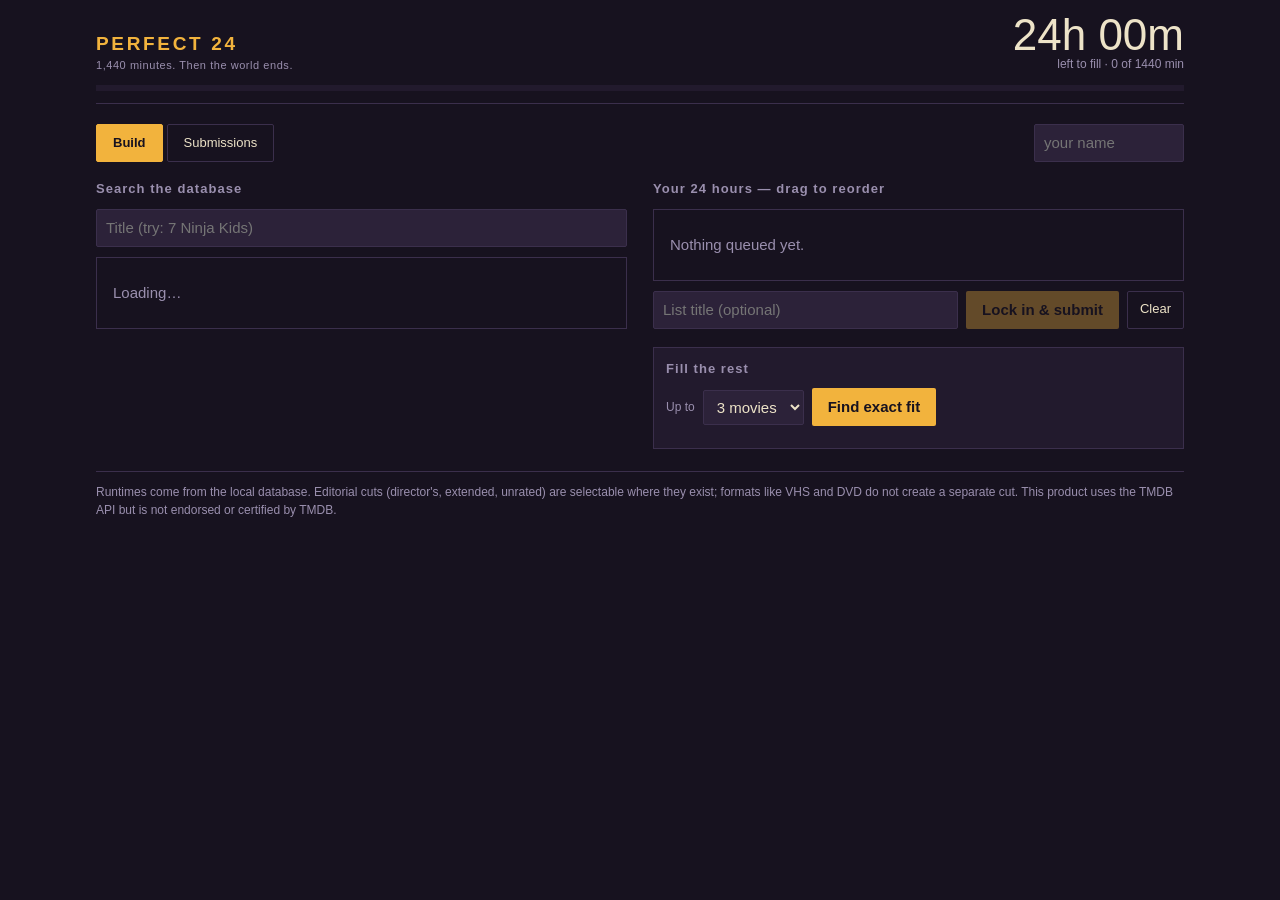
<file: perfect24/index.html>
<!DOCTYPE html>
<html lang="en">
<head>
<meta charset="utf-8">
<meta name="viewport" content="width=device-width, initial-scale=1">
<title>Perfect 24</title>
<style>
:root{
  --tape:#17121f; --panel:#221a2d; --panel2:#2c2239; --edge:#3b2f4c;
  --label:#EDE3C8; --dim:#9a8fae; --amber:#F2B33D; --red:#E0503A; --green:#5BC99A;
}
*{box-sizing:border-box}
body{margin:0;background:var(--tape);color:var(--label);
  font:15px/1.45 "Inter","Helvetica Neue",Helvetica,Arial,sans-serif}
button{font:inherit;cursor:pointer;border:none;background:none;color:inherit}
input,select{font:inherit;color:var(--label);background:var(--panel2);
  border:1px solid var(--edge);border-radius:2px;padding:7px 9px}
input:focus-visible,select:focus-visible,button:focus-visible{
  outline:2px solid var(--amber);outline-offset:1px}
.mono{font-family:"Courier New",Courier,monospace}
.wrap{max-width:1120px;margin:0 auto;padding:0 16px 64px}

/* ---- sticky counter ---- */
.spine{position:sticky;top:0;z-index:10;background:var(--tape);
  border-bottom:1px solid var(--edge);padding:14px 0 12px;margin-bottom:20px}
.spine-row{display:flex;align-items:baseline;gap:16px;flex-wrap:wrap}
.brand{font-family:"Arial Narrow","Helvetica Neue Condensed",Impact,sans-serif;
  font-weight:700;letter-spacing:.14em;font-size:19px;color:var(--amber)}
.brand small{display:block;letter-spacing:.05em;font-size:11px;color:var(--dim);font-weight:400}
.readout{margin-left:auto;text-align:right}
.readout .big{font-family:"Arial Narrow","Helvetica Neue Condensed",Impact,sans-serif;
  font-size:44px;line-height:.95}
.readout .cap{font-size:12px;color:var(--dim)}
.under .big{color:var(--label)} .over .big{color:var(--red)} .perfect .big{color:var(--green)}
.reel{height:6px;background:var(--panel);margin-top:12px;position:relative;overflow:hidden}
.reel i{position:absolute;inset:0 auto 0 0;background:var(--amber);transition:width .28s}
.reel.over i{background:var(--red)} .reel.perfect i{background:var(--green)}

.tabs{display:flex;gap:4px;margin-bottom:18px}
.tabs button{padding:7px 16px;border:1px solid var(--edge);border-radius:2px;font-size:13px}
.tabs button.on{background:var(--amber);color:var(--tape);border-color:var(--amber);font-weight:600}

.cols{display:grid;grid-template-columns:1fr 1fr;gap:26px;align-items:start}
@media(max-width:860px){.cols{grid-template-columns:1fr}}
h2{font-size:13px;letter-spacing:.08em;color:var(--dim);font-weight:600;margin:0 0 10px}
.bar{display:flex;gap:8px;margin-bottom:10px;flex-wrap:wrap}
.bar input[type=text]{flex:1 1 160px;min-width:0}

.box{border:1px solid var(--edge)}
.scroll{max-height:460px;overflow-y:auto}
.row{display:flex;align-items:center;gap:10px;padding:8px 10px;border-bottom:1px solid var(--panel)}
.row:last-child{border-bottom:none}
.row .poster{width:32px;height:48px;object-fit:cover;border-radius:2px;background:var(--panel2);flex-shrink:0}
.row .t{flex:1;min-width:0}
.row .t b{font-weight:500;display:block;overflow:hidden;text-overflow:ellipsis;white-space:nowrap}
.row .t span{font-size:12px;color:var(--dim)}
.rt{color:var(--amber)}
.add{border:1px solid var(--edge);padding:4px 10px;border-radius:2px;font-size:13px}
.add:hover{background:var(--amber);color:var(--tape);border-color:var(--amber)}
.empty{padding:24px 16px;color:var(--dim)}

/* ---- drag ---- */
.q-row{cursor:grab}
.q-row.dragging{opacity:.35}
.q-row.over-drop{border-top:2px solid var(--amber)}
.grip{color:var(--dim);letter-spacing:-2px;user-select:none}
.q-n{width:20px;color:var(--dim);font-size:13px;text-align:right}
.q-min{width:56px;text-align:right;padding:4px 6px}
.x{color:var(--dim);padding:2px 6px;font-size:16px}
.x:hover{color:var(--red)}
.q-row select{padding:2px 4px;font-size:12px;margin-top:3px;max-width:100%}

.panel{border:1px solid var(--edge);padding:12px;margin-top:18px;background:var(--panel)}
.go{background:var(--amber);color:var(--tape);padding:8px 16px;border-radius:2px;font-weight:600}
.go:disabled{opacity:.35;cursor:default}
.ghost{border:1px solid var(--edge);padding:6px 12px;border-radius:2px;font-size:13px}
.ghost:hover{border-color:var(--amber);color:var(--amber)}
.opts{display:flex;gap:8px;flex-wrap:wrap;align-items:center;margin-bottom:10px}
.opts label{font-size:12px;color:var(--dim)}
.sol{border-top:1px solid var(--edge);padding:9px 0;display:flex;gap:10px;align-items:center}
.sol div{flex:1;font-size:13px}

/* ---- submissions ---- */
.sub{border:1px solid var(--edge);padding:14px;margin-bottom:14px;background:var(--panel)}
.sub h3{margin:0 0 2px;font-size:16px}
.sub .who{font-size:12px;color:var(--dim);margin-bottom:10px}
.films{font-size:13px;color:var(--label);opacity:.85;line-height:1.7}
.films span{white-space:nowrap}
.rate{display:flex;gap:4px;flex-wrap:wrap;margin-top:12px;align-items:center}
.rate button{width:30px;height:30px;border:1px solid var(--edge);border-radius:2px;font-size:13px}
.rate button:hover{background:var(--amber);color:var(--tape)}
.rate button.mine{background:var(--amber);color:var(--tape);border-color:var(--amber);font-weight:700}
.score{margin-left:auto;text-align:right;font-size:13px;color:var(--dim)}
.score b{color:var(--amber);font-size:20px}
.check{color:var(--green);font-weight:700}
.note{font-size:12px;color:var(--dim);margin-top:22px;border-top:1px solid var(--edge);padding-top:12px}
</style>
</head>
<body>
<div class="wrap">

<div class="spine">
  <div class="spine-row">
    <div class="brand">PERFECT 24<small>1,440 minutes. Then the world ends.</small></div>
    <div class="readout" id="readout">
      <div class="big mono" id="big">24h 00m</div>
      <div class="cap" id="cap">left to fill</div>
    </div>
  </div>
  <div class="reel" id="reel"><i style="width:0%"></i></div>
</div>

<div class="tabs">
  <button id="tab-build" class="on" onclick="showTab('build')">Build</button>
  <button id="tab-subs" onclick="showTab('subs')">Submissions</button>
  <input type="text" id="username" placeholder="your name" style="margin-left:auto;width:150px">
</div>

<!-- ================= BUILD ================= -->
<div id="view-build">
<div class="cols">

  <section>
    <h2>Search the database</h2>
    <div class="bar">
      <input type="text" id="q" placeholder="Title (try: 7 Ninja Kids)" oninput="debouncedSearch()">
    </div>
    <div class="box scroll" id="results"><div class="empty">Loading…</div></div>
  </section>

  <section>
    <h2>Your 24 hours — drag to reorder</h2>
    <div class="box" id="queue"><div class="empty">Nothing queued yet.</div></div>

    <div class="bar" style="margin-top:10px">
      <input type="text" id="listtitle" placeholder="List title (optional)">
      <button class="go" id="lockbtn" onclick="submitList()" disabled>Lock in &amp; submit</button>
      <button class="ghost" onclick="clearList()">Clear</button>
    </div>

    <div class="panel">
      <h2>Fill the rest</h2>
      <div class="opts">
        <label>Up to</label>
        <select id="maxitems">
          <option value="1">1 movie</option><option value="2">2 movies</option>
          <option value="3" selected>3 movies</option><option value="4">4 movies</option>
        </select>
        <button class="go" id="solvebtn" onclick="runSolver()">Find exact fit</button>
      </div>
      <div id="sols"></div>
    </div>
  </section>

</div>
</div>

<!-- ================= SUBMISSIONS ================= -->
<div id="view-subs" style="display:none">
  <h2>Locked lists</h2>
  <div id="subs"><div class="empty">Loading…</div></div>
</div>

<p class="note">
  Runtimes come from the local database. Editorial cuts (director's, extended, unrated)
  are selectable where they exist; formats like VHS and DVD do not create a separate cut.
  This product uses the TMDB API but is not endorsed or certified by TMDB.
</p>
</div>

<script>
/* Automatically uses the local server when you're testing on this
   computer, and the public Tailscale address everywhere else (like
   when this page is loaded from meatmanmods.com). You shouldn't need
   to touch this. */
const API = (location.hostname === 'localhost' || location.hostname === '127.0.0.1')
  ? ''
  : 'https://meatman-ms-7b61.tail5ebf20.ts.net:8443/perfect24';
const TARGET = 1440;
let queue = [];           // [{film_id, title, year, runtime, versions, cut_name}]
let dragFrom = null;

/* ---------- helpers ---------- */
const $ = id => document.getElementById(id);
const fmt = m => `${Math.floor(Math.abs(m)/60)}h ${String(Math.abs(m)%60).padStart(2,'0')}m`;
const user = () => ($('username').value.trim() || 'anonymous');

$('username').value = localStorage.getItem('p24user') || '';
$('username').addEventListener('input', e => localStorage.setItem('p24user', e.target.value));

function showTab(t){
  $('view-build').style.display = t==='build' ? '' : 'none';
  $('view-subs').style.display  = t==='subs'  ? '' : 'none';
  $('tab-build').className = t==='build' ? 'on' : '';
  $('tab-subs').className  = t==='subs'  ? 'on' : '';
  if(t==='subs') loadSubs();
}

/* ---------- search ---------- */
let searchTimer;
function debouncedSearch(){ clearTimeout(searchTimer); searchTimer = setTimeout(search, 220); }

async function search(){
  const q = $('q').value;
  const r = await fetch(API + '/api/search?limit=40&q=' + encodeURIComponent(q));
  const films = await r.json();
  const box = $('results');
  if(!films.length){ box.innerHTML = '<div class="empty">No match.</div>'; return; }
  box.innerHTML = films.map(f => `
    <div class="row">
      ${posterTag(f.poster_path, f.title)}
      <div class="t">
        <b>${esc(f.title)}</b>
        <span>${f.year || ''}${f.versions.length>1 ? ` · ${f.versions.length} cuts` : ''} · ${esc(f.genres||'')}</span>
      </div>
      <span class="rt mono">${f.runtime}</span>
      <button class="add" onclick='addFilm(${JSON.stringify(f).replace(/'/g,"&#39;")})'>Add</button>
    </div>`).join('');
}

function addFilm(f){
  if(queue.some(i => i.film_id === f.id)) return;
  queue.push({film_id:f.id, title:f.title, year:f.year,
              runtime:f.versions[0].runtime, cut_name:f.versions[0].name,
              versions:f.versions});
  render();
}

/* ---------- the list ---------- */
function render(){
  const used = queue.reduce((s,i)=> s + (+i.runtime||0), 0);
  const left = TARGET - used;
  const state = (left===0 && queue.length) ? 'perfect' : left<0 ? 'over' : 'under';

  $('readout').className = 'readout ' + state;
  $('big').textContent = state==='perfect' ? '✓ PERFECT' : (left<0?'+':'') + fmt(left);
  $('cap').textContent = (state==='perfect' ? 'exactly 24 hours'
                        : state==='over' ? 'over — cut something' : 'left to fill')
                        + ` · ${used} of ${TARGET} min`;
  $('reel').className = 'reel ' + state;
  $('reel').firstElementChild.style.width = Math.min(100, used/TARGET*100) + '%';
  $('lockbtn').disabled = !(state === 'perfect');
  $('solvebtn').disabled = left <= 0;

  const box = $('queue');
  if(!queue.length){ box.innerHTML = '<div class="empty">Nothing queued yet.</div>'; return; }
  box.innerHTML = queue.map((it,i) => `
    <div class="row q-row" draggable="true" data-i="${i}"
         ondragstart="dragStart(event,${i})" ondragover="dragOver(event,${i})"
         ondragleave="dragLeave(event)" ondrop="drop(event,${i})" ondragend="dragEnd(event)">
      <span class="grip">⠿</span>
      <span class="q-n mono">${i+1}</span>
      <div class="t">
        <b>${esc(it.title)} <span style="color:var(--dim);font-weight:400">${it.year||''}</span></b>
        ${it.versions && it.versions.length>1 ? `
          <select onchange="setCut(${i}, this.value)">
            ${it.versions.map(v=>`<option value="${esc(v.name)}" ${v.name===it.cut_name?'selected':''}>
              ${esc(v.name)} — ${v.runtime} min</option>`).join('')}
          </select>` : `<span style="font-size:12px;color:var(--dim)">${esc(it.cut_name||'')}</span>`}
      </div>
      <input class="q-min mono" value="${it.runtime}" onchange="setRuntime(${i}, this.value)">
      <button class="x" onclick="removeAt(${i})" title="Remove">×</button>
    </div>`).join('');
}

function setCut(i, name){
  const v = queue[i].versions.find(v => v.name === name);
  if(v){ queue[i].cut_name = v.name; queue[i].runtime = v.runtime; render(); }
}
function setRuntime(i, val){ queue[i].runtime = parseInt(val,10) || 0; render(); }
function removeAt(i){ queue.splice(i,1); render(); }
function clearList(){ queue = []; $('sols').innerHTML=''; render(); }

/* ---------- drag and drop ---------- */
function dragStart(e,i){ dragFrom = i; e.currentTarget.classList.add('dragging');
  e.dataTransfer.effectAllowed='move'; e.dataTransfer.setData('text/plain', i); }
function dragOver(e,i){ e.preventDefault(); e.currentTarget.classList.add('over-drop'); }
function dragLeave(e){ e.currentTarget.classList.remove('over-drop'); }
function dragEnd(e){ e.currentTarget.classList.remove('dragging');
  document.querySelectorAll('.over-drop').forEach(n=>n.classList.remove('over-drop')); }
function drop(e,to){
  e.preventDefault();
  if(dragFrom === null || dragFrom === to) return;
  const [m] = queue.splice(dragFrom,1);
  queue.splice(to,0,m);
  dragFrom = null;
  render();
}

/* ---------- solver ---------- */
async function runSolver(){
  const used = queue.reduce((s,i)=>s+(+i.runtime||0),0);
  const left = TARGET - used;
  if(left <= 0) return;
  $('sols').innerHTML = '<div class="empty">Searching…</div>';
  const ex = queue.map(i=>i.film_id).filter(Boolean).join(',');
  const r = await fetch(API + `/api/solve?remaining=${left}&max_items=${$('maxitems').value}&exclude=${ex}`);
  const sols = await r.json();
  if(!sols.length){ $('sols').innerHTML =
    '<div class="empty">No exact fit with those limits. Try more movies.</div>'; return; }
  $('sols').innerHTML = sols.map((s,n)=>`
    <div class="sol">
      <div>${s.map(f=>`${esc(f.title)} (${f.runtime})`).join('  +  ')}</div>
      <button class="add" onclick="addSolution(${n})">Add all</button>
    </div>`).join('');
  window._sols = sols;
}
async function addSolution(n){
  for(const f of window._sols[n]){
    const r = await fetch(API + '/api/search?limit=1&q=' + encodeURIComponent(f.title));
    const hit = (await r.json()).find(x => x.id === f.id);
    if(hit) addFilm(hit);
    else queue.push({film_id:f.id, title:f.title, year:f.year,
                     runtime:f.runtime, cut_name:'Theatrical', versions:[]});
  }
  $('sols').innerHTML = '';
  render();
}

/* ---------- submit ---------- */
async function submitList(){
  const body = {
    username: user(),
    title: $('listtitle').value.trim() || null,
    lock: true,
    items: queue.map(i => ({film_id:i.film_id, cut_name:i.cut_name,
                            title:i.title, year:i.year, runtime:i.runtime}))
  };
  const r = await fetch(API + '/api/lists', {method:'POST',
    headers:{'Content-Type':'application/json'}, body: JSON.stringify(body)});
  if(!r.ok){ alert((await r.json()).detail); return; }
  clearList();
  $('listtitle').value = '';
  showTab('subs');
}

/* ---------- submissions ---------- */
async function loadSubs(){
  const r = await fetch(API + '/api/lists');
  const lists = await r.json();
  const box = $('subs');
  if(!lists.length){ box.innerHTML =
    '<div class="empty">No locked lists yet. Build one that hits exactly 1,440.</div>'; return; }
  box.innerHTML = lists.map(l => `
    <div class="sub">
      <h3>${esc(l.title || 'Untitled Perfect 24')} <span class="check">✓</span></h3>
      <div class="who">by ${esc(l.username)} · ${l.film_count} films · ${l.total} min</div>
      <div class="films">${l.items.map(i =>
        `<span>${esc(i.title)} <span class="rt mono">${i.runtime}</span></span>`).join(' · ')}</div>
      <div class="rate">
        ${[1,2,3,4,5,6,7,8,9,10].map(n =>
          `<button onclick="rate(${l.id},${n})">${n}</button>`).join('')}
        <div class="score">
          ${l.votes ? `<b>${l.avg_score.toFixed(1)}</b> / 10<br>${l.votes} vote${l.votes>1?'s':''}`
                    : 'no votes yet'}
        </div>
      </div>
    </div>`).join('');
}

async function rate(id, score){
  const r = await fetch(API + `/api/lists/${id}/rate`, {method:'POST',
    headers:{'Content-Type':'application/json'},
    body: JSON.stringify({username:user(), score})});
  if(r.ok) loadSubs();
}

function esc(s){ return String(s ?? '').replace(/[&<>"]/g,
  c => ({'&':'&amp;','<':'&lt;','>':'&gt;','"':'&quot;'}[c])); }

/* TMDB serves images from image.tmdb.org — w92 is a small thumbnail
   size, plenty for a search-results row. Films with no poster_path
   (like the demo-seeded ones) just get no image, no broken icon. */
function posterTag(path, title){
  if(!path) return '';
  return `<img class="poster" loading="lazy"
    src="https://image.tmdb.org/t/p/w92${path}" alt="${esc(title)} poster">`;
}

search();
render();
</script>
</body>
</html>
</file>
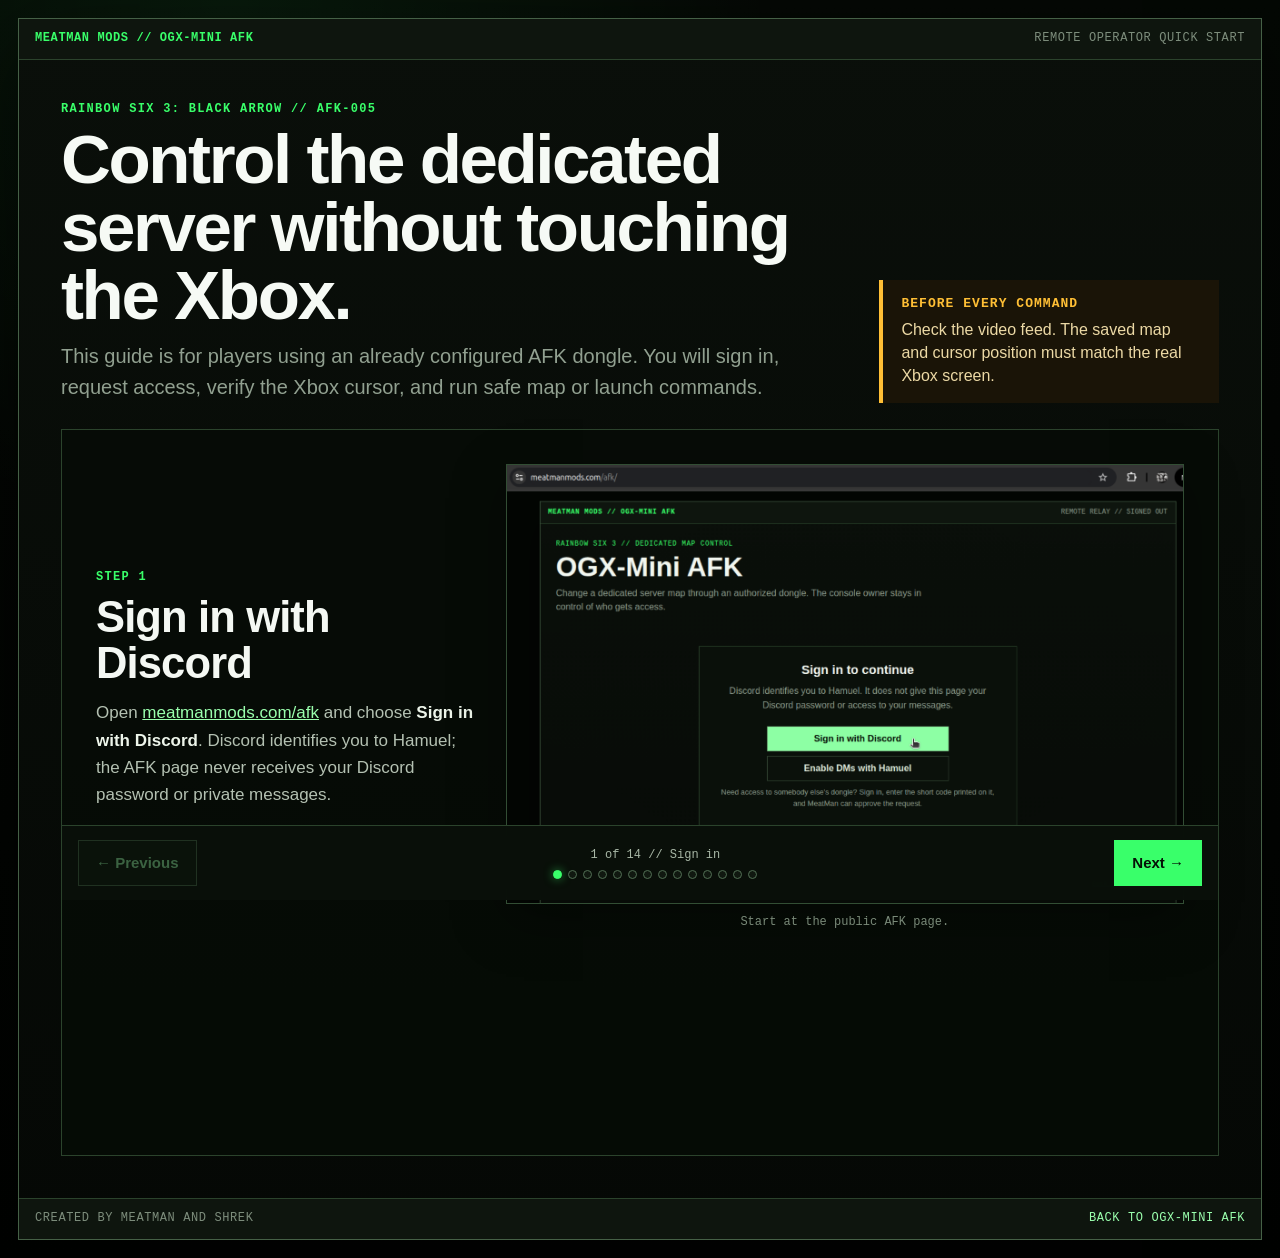
<file: afk/quick-start/index.html>
<!doctype html>
<html lang="en">
<head>
  <meta charset="utf-8">
  <meta name="viewport" content="width=device-width,initial-scale=1">
  <meta name="description" content="Quick-start guide for using the OGX-Mini AFK website and Hamuel Discord controls.">
  <title>OGX-Mini AFK Quick Start // MeatMan Mods</title>
  <link rel="icon" href="../../favicon.ico">
  <link rel="stylesheet" href="./guide.css">
</head>
<body>
  <div class="shell">
    <header class="system-bar">
      <a class="brand" href="../">MEATMAN MODS // OGX-MINI AFK</a>
      <span class="meta">REMOTE OPERATOR QUICK START</span>
    </header>

    <main>
      <section class="intro" aria-labelledby="guide-title">
        <div>
          <p class="eyebrow">Rainbow Six 3: Black Arrow // AFK-005</p>
          <h1 id="guide-title">Control the dedicated server without touching the Xbox.</h1>
          <p class="lede">This guide is for players using an already configured AFK dongle. You will sign in, request access, verify the Xbox cursor, and run safe map or launch commands.</p>
        </div>
        <aside class="critical">
          <strong>Before every command</strong>
          <span>Check the video feed. The saved map and cursor position must match the real Xbox screen.</span>
        </aside>
      </section>

      <section class="deck" aria-label="OGX-Mini AFK quick-start slideshow">
        <div class="slides" id="slides">
          <article class="slide is-active" data-title="Sign in">
            <div class="copy">
              <span class="step">Step 1</span>
              <h2>Sign in with Discord</h2>
              <p>Open <a href="https://meatmanmods.com/afk/">meatmanmods.com/afk</a> and choose <strong>Sign in with Discord</strong>. Discord identifies you to Hamuel; the AFK page never receives your Discord password or private messages.</p>
            </div>
            <figure><img src="./images/01-sign-in.png" alt="OGX-Mini AFK sign-in page with the Sign in with Discord button highlighted"><figcaption>Start at the public AFK page.</figcaption></figure>
          </article>

          <article class="slide" data-title="Authorize">
            <div class="copy">
              <span class="step">Step 2</span>
              <h2>Authorize Hamuel</h2>
              <p>Confirm you are signed into the correct Discord account, then press <strong>Authorize</strong>. The permission is limited to basic account identity; Hamuel cannot read your messages or send messages as you.</p>
            </div>
            <figure class="auth-shot"><img src="./images/02-discord-authorize-redacted.png" alt="Discord authorization screen for Hamuel with the test account name hidden"><figcaption>Review the permissions, then authorize.</figcaption></figure>
          </article>

          <article class="slide" data-title="Request access">
            <div class="copy">
              <span class="step">Step 3</span>
              <h2>Request access to AFK-005</h2>
              <p>Under <strong>Request access</strong>, enter <strong>AFK-005</strong> and press <strong>Request</strong>. Hamuel sends the dongle manager and owner an approval request. You cannot control the device until one of them approves you.</p>
            </div>
            <figure><img src="./images/03-request-access.png" alt="AFK-005 entered into the Request access field"><figcaption>The device code selects the specific AFK dongle.</figcaption></figure>
          </article>

          <article class="slide" data-title="Wait for approval">
            <div class="copy">
              <span class="step">Step 4</span>
              <h2>Wait for approval, then select the dongle</h2>
              <p>The green notice confirms the request was sent. After approval, reload if necessary and choose <strong>AFK-005 Setup Demo // AFK-005</strong> from the Dongle list.</p>
              <p class="note">Seeing a device in the list means your Discord account has access. It does not guarantee that the Xbox or dongle is currently online.</p>
            </div>
            <figure><img src="./images/04-request-sent.png" alt="Access request sent notice and AFK-005 available in the dongle list"><figcaption>Approval adds AFK-005 to your authorized-device list.</figcaption></figure>
          </article>

          <article class="slide" data-title="Confirm connection">
            <div class="copy">
              <span class="step">Step 5</span>
              <h2>Confirm AFK-005 is online</h2>
              <p>Check for the green <strong>Online</strong> indicator and <strong>Remote control: Enabled locally</strong>. The map list should refresh to the queue saved for AFK-005, with the recorded current map shown in green.</p>
              <p class="warning">The green map is the system's saved record—not visual proof of what the Xbox is actually showing.</p>
            </div>
            <figure><img src="./images/05-select-dongle.png" alt="AFK-005 selected and shown online with the map list loaded"><figcaption>Online + enabled means the relay can reach the dongle.</figcaption></figure>
          </article>

          <article class="slide" data-title="Verify the cursor">
            <div class="copy">
              <span class="step">Step 6</span>
              <h2>Verify the real Xbox screen</h2>
              <p>Use <strong>Optional AFK Video</strong> to confirm the current map and cursor position before running a macro. The normal map and launch path expects the cursor on <strong>Statistics</strong>.</p>
              <p class="warning">If players launch by readying up in the lobby, the dedicated-server cursor moves to <strong>Options</strong>. Use the Options recovery action before a normal map command.</p>
            </div>
            <figure><img src="./images/07-video-cursor.png" alt="AFK video feed showing the Rainbow Six Black Arrow dedicated server cursor on Statistics"><figcaption>This is the safe normal starting position: Statistics.</figcaption></figure>
          </article>

          <article class="slide" data-title="Change a map">
            <div class="copy">
              <span class="step">Step 7</span>
              <h2>Choose and change a map</h2>
              <p>Select the destination map. It turns amber. Then press <strong>Change to…</strong> and wait for the completion notice. Do not send another command while the dongle is working.</p>
              <ul>
                <li>Green = recorded current map</li>
                <li>Amber = selected destination</li>
                <li>Unlit = available map</li>
              </ul>
            </div>
            <figure><img src="./images/06-change-map.png" alt="BA Streets of Milan selected in amber with the Change to BA Streets of Milan button"><figcaption>The command moves relative to the recorded current map.</figcaption></figure>
          </article>

          <article class="slide" data-title="Correct a mismatch">
            <div class="copy">
              <span class="step">Step 8</span>
              <h2>If the recorded map is wrong, correct it first</h2>
              <p>Compare the green website map with the actual map shown in the video feed. If they do not match, press <strong>Correct current map</strong>.</p>
              <p class="note">Correction mode changes only the dongle's saved position. It does not press any Xbox buttons.</p>
            </div>
            <figure><img src="./images/08-correct-map.png" alt="Correct current map button beside the map controls"><figcaption>Never run a relative map macro from a known mismatch.</figcaption></figure>
          </article>

          <article class="slide" data-title="Record the actual map">
            <div class="copy">
              <span class="step">Step 9</span>
              <h2>Record the map shown on the Xbox</h2>
              <p>In correction mode, select the map actually shown in the video and press <strong>Set current map to…</strong>. The selection turns amber and is labeled <strong>Record as current</strong>.</p>
            </div>
            <figure><img src="./images/09-record-current.png" alt="Correction mode with BA Nuclear Reactor selected and Set current map button"><figcaption>This synchronizes the saved position with reality.</figcaption></figure>
          </article>

          <article class="slide" data-title="Confirm correction">
            <div class="copy">
              <span class="step">Step 10</span>
              <h2>Confirm the corrected state</h2>
              <p>The actual map should now be green and labeled <strong>Current map</strong>. Verify the Xbox cursor again. If it is on Statistics, normal Change Map and Launch commands are safe to use.</p>
            </div>
            <figure><img src="./images/10-corrected.png" alt="BA Nuclear Reactor shown in green as the corrected current map"><figcaption>The website and Xbox should now agree.</figcaption></figure>
          </article>

          <article class="slide" data-title="Open Discord controls">
            <div class="copy">
              <span class="step">Optional Discord controls</span>
              <h2>Open the AFK setup post</h2>
              <p>For Hamuel's private interactive controls, use <strong>Open AFK setup post</strong> on the website. In Discord, press <strong>Enable AFK Controls</strong>. Hamuel will open or refresh your private setup conversation.</p>
            </div>
            <div class="figure-pair">
              <figure><img src="./images/05-select-dongle.png" alt="Open AFK setup post button on the AFK website"><figcaption>Open the setup post from the website.</figcaption></figure>
              <figure><img src="./images/11-enable-discord.png" alt="Enable AFK Controls button in the Discord AFK setup channel"><figcaption>Enable private controls in Discord.</figcaption></figure>
            </div>
          </article>

          <article class="slide" data-title="Choose in Hamuel">
            <div class="copy">
              <span class="step">Discord step 2</span>
              <h2>Choose AFK-005 in your Hamuel DM</h2>
              <p>Open the Hamuel direct message, choose a dongle, then select <strong>AFK-005 Setup Demo</strong>. Online and offline state is shown in the list.</p>
            </div>
            <div class="figure-pair compact">
              <figure><img src="./images/12-open-hamuel.png" alt="Hamuel direct message in Discord"><figcaption>Hamuel appears under Direct Messages.</figcaption></figure>
              <figure><img src="./images/13-discord-dongle.png" alt="AFK-005 selected in Hamuel's dongle list"><figcaption>Select the authorized online device.</figcaption></figure>
            </div>
          </article>

          <article class="slide" data-title="Use the right path">
            <div class="copy">
              <span class="step">Discord step 3</span>
              <h2>Use the control that matches the cursor</h2>
              <p>Hamuel's card reports the saved map and reminds you that completion means the dongle ran the sequence—not that the Xbox visually confirmed it.</p>
              <ul>
                <li><strong>Map Path: Statistics</strong> — normal map changes.</li>
                <li><strong>Options → Statistics</strong> — recover after a player-ready launch.</li>
                <li><strong>Launch from Options</strong> — launch when the cursor is already on Options.</li>
              </ul>
            </div>
            <figure><img src="./images/14-discord-controls.png" alt="Hamuel AFK-005 control card with map and cursor recovery controls"><figcaption>Check the video first, then choose the matching deterministic path.</figcaption></figure>
          </article>

          <article class="slide" data-title="Final checklist">
            <div class="copy">
              <span class="step">Ready to operate</span>
              <h2>The thirty-second safety check</h2>
              <ol>
                <li>AFK-005 is online and remote control is enabled.</li>
                <li>The website map order matches the Xbox queue.</li>
                <li>The green recorded map matches the video feed.</li>
                <li>The cursor is on Statistics—or you deliberately use the Options recovery path.</li>
                <li>Wait for completion before sending another command.</li>
              </ol>
              <div class="finish-actions">
                <a class="button primary" href="../">Open the AFK dashboard</a>
                <button class="button" type="button" id="restart">Restart guide</button>
              </div>
            </div>
            <figure><img src="./images/07-video-cursor.png" alt="Verified Xbox video feed with cursor on Statistics"><figcaption>Verify first. Automate second. Avoid menu goblins.</figcaption></figure>
          </article>
        </div>

        <nav class="controls" aria-label="Slideshow controls">
          <button class="button" id="previous" type="button">← Previous</button>
          <div class="progress-wrap">
            <span id="counter" aria-live="polite">1 of 14</span>
            <div class="progress" id="progress" aria-label="Guide progress"></div>
          </div>
          <button class="button primary" id="next" type="button">Next →</button>
        </nav>
      </section>
    </main>

    <footer>
      <span>CREATED BY MEATMAN AND SHREK</span>
      <a href="../">BACK TO OGX-MINI AFK</a>
    </footer>
  </div>
  <script src="./guide.js"></script>
</body>
</html>
</file>
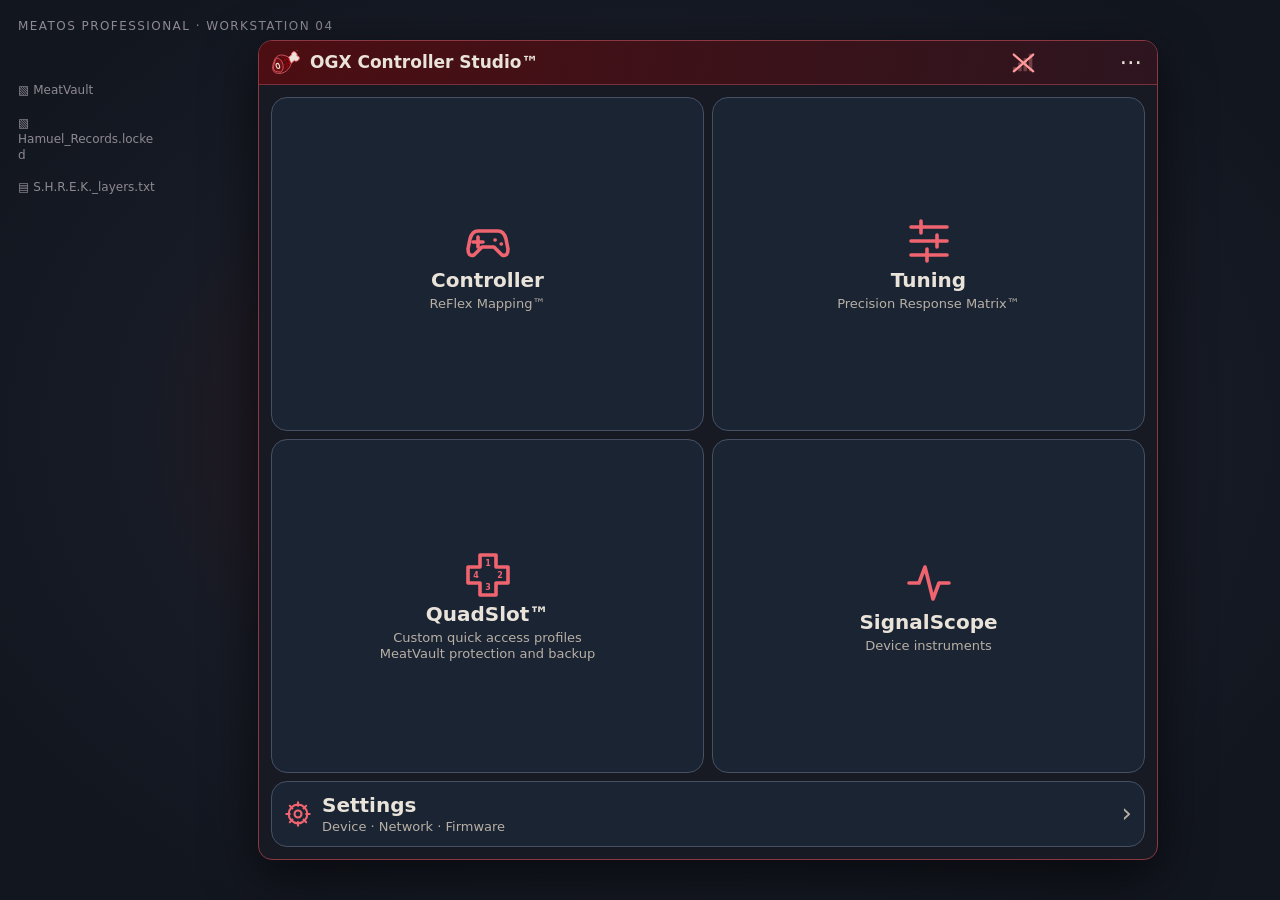
<file: ogx/studio-preview/index.html>
<!doctype html><html lang="en"><head><meta charset="utf-8"><meta name="viewport" content="width=device-width, initial-scale=1, viewport-fit=cover"><meta name="robots" content="noindex,nofollow"><title>OGX Controller Studio — Hambone preview</title><style>:root{color-scheme:dark;--desk:#12161f;--bg:#171a22;--card:#1a2433;--graph:#162234;--line:#465064;--burg:#4c0e12;--ox:#6e1012;--red:#b3000a;--accent:#f06470;--text:#e9e3da;--muted:#b8b0a5;--warn:#e9b45a;--info:#79b4f5;--success:#83c997;--danger:#ff9b9b;--stock:#9298a3;--gap:8px;--radius:16px}
*{box-sizing:border-box}html,body{margin:0;min-height:100%;font:15px/1.35 system-ui,sans-serif;color:var(--text);background:var(--desk)}body{display:grid;place-items:center;min-height:100vh;min-height:100dvh;background:radial-gradient(ellipse at 50% 48%,#40171e 0%,#171b25 55%,#12161f 85%);padding:6px;overflow-x:hidden}
.desktop{position:fixed;inset:0;pointer-events:none;color:#8e8992;font-size:12px;padding:18px}.files{margin-top:48px;width:140px;overflow-wrap:anywhere}.deskname{letter-spacing:.12em}
.window{position:relative;width:min(100%,900px);height:calc(100vh - 12px);height:calc(100dvh - 12px);max-height:820px;min-height:0;display:grid;grid-template-rows:56px 36px minmax(0,1fr) 44px auto;background:var(--bg);border:1px solid #8b3843;border-radius:14px;overflow:hidden;box-shadow:0 16px 52px #0009}
header{display:flex;align-items:center;gap:7px;padding:4px 8px;background:linear-gradient(100deg,var(--burg),#2d151f);border-bottom:1px solid #77313b}.brand{min-width:0;flex:1}.brand strong{font-size:clamp(13px,4vw,19px);display:block;line-height:1.15}.brand small{font-size:11px;color:var(--muted)}.ham{width:30px;height:28px;flex:none;color:var(--text)}button{font:inherit;color:var(--text);min-height:44px;min-width:44px;border:1px solid var(--line);border-radius:10px;background:var(--card);cursor:pointer;padding:6px 9px}button:disabled{opacity:.42;cursor:default}button:focus-visible,[data-key]:focus-visible{outline:2px solid var(--text);outline-offset:2px}.icon{background:transparent;border:0;font-size:23px;padding:0}.status{display:flex;align-items:center;justify-content:space-between;padding:0 12px;gap:4px;color:var(--muted);font-size:12px;border-bottom:1px solid #303745}.status #edition{font-size:10px;letter-spacing:.1em;color:var(--accent)}
#content{min-height:0;overflow:auto;overscroll-behavior:contain;padding:8px;display:flex;flex-direction:column;gap:8px;touch-action:pan-y}.pager{display:grid;grid-template-columns:44px minmax(0,1fr) 44px;gap:4px;padding:0 8px}.pager button{min-height:40px;padding:4px}.pager #pick{font-size:12px;white-space:nowrap;overflow:hidden;text-overflow:ellipsis}.pager #prev,.pager #next{font-size:24px;line-height:1}
footer{padding:4px 8px 8px;display:grid;gap:4px}.saveState{font-size:12px;color:var(--muted);min-height:16px;white-space:nowrap;overflow:hidden;text-overflow:ellipsis}.primary{background:var(--red);border-color:#e64c56;font-weight:700;min-height:52px;width:100%}.primary:disabled{opacity:.5}
h2,h3,p{margin:0}h2{font-size:18px}h3{font-size:15px}small,.muted{color:var(--muted);font-size:12px}.hero{background:linear-gradient(110deg,var(--burg),#321921);border:1px solid #79353d;padding:10px 12px;border-radius:var(--radius);display:grid;gap:3px;min-height:72px;text-align:left;width:100%}.hero strong{font-size:clamp(19px,5.4vw,27px);overflow-wrap:anywhere}.hero small{letter-spacing:.07em;font-size:10px}.tiles{display:grid;grid-template-columns:repeat(2,minmax(0,1fr));gap:8px;flex:1;min-height:0}.tile{text-align:left;display:flex;flex-direction:column;align-items:flex-start;justify-content:center;gap:6px;border-radius:var(--radius);padding:12px;min-height:0}.tile svg{width:28px;height:28px;color:var(--accent)}.tile strong{font-size:17px}.tile small{font-size:12px}.card{background:var(--card);border:1px solid var(--line);border-radius:var(--radius);padding:10px;display:grid;gap:8px}.row{display:flex;gap:6px;align-items:center}.row>*{min-width:0}.row button{flex:1;font-size:12px}.row button[aria-pressed=true]{background:var(--burg);border-color:var(--accent)}.row .mini{flex:0 0 auto}.heading{display:flex;align-items:center;justify-content:space-between;gap:5px}.heading small{text-align:right}.canvas{background:var(--graph);border:1px solid var(--line);border-radius:var(--radius);flex:1;min-height:130px;display:grid;place-items:center;overflow:hidden;touch-action:manipulation}.canvas svg{width:100%;height:100%;max-height:270px;min-height:0;display:block}.canvas [data-key]{cursor:pointer}.canvas .selected .hitmark{stroke:var(--text);stroke-width:4}.canvas .modified .hitmark{stroke:var(--accent);stroke-width:3}.canvas .shared .hitmark{stroke:var(--info);stroke-width:3}.canvas .selected .hitmark{stroke:var(--text);stroke-width:4}.canvas text{pointer-events:none;user-select:none}.prompt{min-height:36px;font-size:12px;color:var(--muted)}.prompt strong{color:var(--text)}.legend{font-size:11px;color:var(--muted)}.metric{font-size:26px;font-weight:750;color:var(--text)}.warning{color:var(--warn)}.info{color:var(--info)}.ok{color:var(--success)}.error{color:var(--danger)}.list{display:grid;gap:6px}.list button{text-align:left;overflow-wrap:anywhere}.list .item{border-bottom:1px solid var(--line);padding:6px 0;font-size:13px}.placeholder{flex:1;display:grid;place-content:center;text-align:center;gap:12px}.placeholder svg{width:44px;height:44px;margin:auto;color:var(--accent)}dialog{color:var(--text);background:#25212a;border:1px solid var(--accent);border-radius:16px;width:min(330px,calc(100vw - 28px));max-height:calc(100dvh - 32px);overflow:auto;padding:16px;box-shadow:0 20px 80px #000a}dialog::backdrop{background:#06080cba}dialog h2{margin-bottom:12px}#modalBody{display:grid;gap:8px;overflow-wrap:anywhere}.actions{display:flex;gap:8px;margin-top:14px}.actions button{flex:1}.bigArrow{font-size:25px;font-weight:700;text-align:center;padding:8px}.chip{border:1px solid var(--line);border-radius:8px;padding:5px 8px;display:inline-block}.maprow{display:flex;justify-content:space-between;align-items:center;gap:5px;font-size:13px}.maprow button{min-width:112px;text-align:left}.profileName{overflow-wrap:anywhere}input,select{font:inherit;color:var(--text);background:var(--graph);border:1px solid var(--line);border-radius:8px;min-height:44px;padding:6px;width:100%}
@media(min-width:850px){body{padding:24px 24px 24px 160px}.window{height:calc(100dvh - 48px)}.tiles{grid-template-columns:repeat(3,minmax(0,1fr))}.tile strong{font-size:21px}.tile small{font-size:14px}#content{padding:16px}.canvas svg{max-height:400px}}
@media(max-height:570px){.window{grid-template-rows:48px 30px minmax(0,1fr) 40px auto}.ham{display:none}.primary{min-height:44px}.canvas{min-height:165px}.tiles{flex:none;grid-auto-rows:minmax(85px,1fr)}}
@media(max-width:340px){.ham{display:none}.row button{font-size:11px;padding:4px}.brand strong{font-size:13px}.tile{padding:8px}}
@media(prefers-reduced-motion:reduce){*{scroll-behavior:auto!important}}
.modulegrid{display:grid;grid-template-columns:repeat(2,minmax(0,1fr));gap:8px;flex:1;min-height:0}.module{border:1px solid var(--line);border-radius:14px;background:var(--card);padding:8px;display:flex;flex-direction:column;gap:4px;min-width:0;min-height:0}.module.on{border-color:#a34c58}.modulehead{display:flex;justify-content:space-between;gap:3px;align-items:center}.modulehead strong{font-size:13px}.modulehead small{font-size:10px}.module.on .modulehead small{color:var(--accent)}.module .graphTap{border:0;padding:0;background:transparent;flex:1;min-height:38px}.graphTap svg{display:block;width:100%;max-height:78px}.module>small{font-size:11px;min-height:15px}.module>button:last-child{min-height:44px}.graphLarge{background:var(--graph);border:1px solid var(--line);border-radius:12px;flex:1;min-height:65px;display:grid;place-items:center}.graphLarge svg{display:block;width:100%;height:100%;max-height:150px}.sliderField{display:grid;gap:1px}.sliderField span{display:flex;justify-content:space-between;font-size:13px}.sliderField output{font-weight:700;color:var(--accent)}.sliderField input{padding:0;min-height:30px;height:34px;accent-color:var(--accent);touch-action:pan-y}.sliderField small{font-size:11px;line-height:1.25}.tuneTabs button,.presets button{font-size:11px;min-width:0;padding:4px}.subnav{flex:none}.subnav small{flex:1;text-align:center}.subnav button{flex:0 0 44px}.heading>button{font-size:11px}.heading>button[aria-pressed=true]{border-color:var(--accent);background:var(--burg)}#resetLayer{flex:0 0 auto}
@media(max-height:570px){.modulegrid{flex:none;grid-auto-rows:minmax(140px,1fr)}.graphLarge{min-height:100px;flex:none}}
.slotgrid{flex:1;display:grid;grid-template-columns:1fr 64px 1fr;grid-template-rows:repeat(3,minmax(68px,1fr));gap:6px;align-items:stretch}.slot{display:flex;flex-direction:column;align-items:center;justify-content:center;overflow-wrap:anywhere;padding:5px;font-size:12px}.slot0{grid-column:1/4;grid-row:1;width:46%;justify-self:center}.slot3{grid-row:2;grid-column:1}.slot1{grid-row:2;grid-column:3}.slot2{grid-row:3;grid-column:1/4;width:46%;justify-self:center}.slotCenter{grid-row:2;grid-column:2;display:grid;place-items:center;color:var(--accent);font-size:54px}.importGraph{width:100%;max-height:75px}.importGraph svg{width:100%;height:65px}.tile[aria-pressed=true]{border-color:var(--accent);background:#38212b}.tile[aria-pressed=false]{opacity:.75}
@media(max-height:700px) and (min-height:571px){#content:has(.sliderField){gap:5px}.graphLarge svg{max-height:128px}.sliderField small{line-height:1.2}.sliderField input{height:32px}}

.canvas .modified .hitmark{fill:#6e1012;stroke:#f06470;stroke-width:4}.canvas .shared .hitmark{stroke:#79b4f5;stroke-width:3.5}.canvas .selected .hitmark{stroke:#e9e3da;stroke-width:4.5}
.releaseNotes{font-size:13px;max-height:145px;overflow:auto;white-space:pre-wrap;overflow-wrap:anywhere}.deviceNote{display:block;padding:5px 8px;background:#362029;border-radius:8px;color:var(--text)}progress{width:100%;accent-color:var(--accent)}progress[hidden]{display:none}


/* Prime cut: one shared shell, compact handset on small viewports, MeatOS on large displays. */
[hidden]{display:none!important}
.srOnly{position:absolute;width:1px;height:1px;padding:0;margin:-1px;overflow:hidden;clip:rect(0,0,0,0);white-space:nowrap;border:0}
html,body{min-height:100%;margin:0}
body{padding:0;background:var(--bg);display:block;min-height:100vh;min-height:100dvh}
.desktop{display:none}
.window,.window.homeScreen{width:100%;height:100vh;height:100dvh;max-height:none;border:0;border-radius:0;box-shadow:none;grid-template-rows:auto minmax(0,1fr) auto auto;padding:env(safe-area-inset-top,0px) env(safe-area-inset-right,0px) env(safe-area-inset-bottom,0px) env(safe-area-inset-left,0px)}
.window>header{grid-row:1}.window>#content{grid-row:2}.window>.pager{grid-row:3}.window>footer{grid-row:4}
header{height:44px;min-height:44px;padding:0 4px;gap:3px;background:linear-gradient(100deg,var(--burg),#2d151f)}
header .icon,header .statusButton{height:44px;min-height:44px;width:44px;min-width:44px;flex:none;display:grid;place-items:center;background:none;border:0;border-radius:8px;padding:0}
header .homeMark .ham{display:block;width:29px;height:27px}
.brand{flex:1;min-width:0}
.brand strong{font-size:clamp(12px,4vw,17px);line-height:1.15;white-space:normal}
.statusButton{color:var(--muted);position:relative}
.signal{width:23px;height:21px;overflow:visible}
.signal .bars{opacity:.32}
.signal .linkSlash,.signal .linkDot{display:none}
.statusButton[data-link=online] .linkDot{display:block;fill:var(--success)}
.statusButton[data-link=offline]{color:var(--danger)}
.statusButton[data-link=offline] .linkSlash{display:block}
.statusButton:disabled{opacity:1;cursor:default}
.menuProfile{display:grid;gap:3px;padding:6px 0}.menuProfile strong{overflow-wrap:anywhere}
#content{padding:8px;gap:8px}
.homeScreen #content{padding:8px;gap:0;touch-action:pan-y}
.homeScreen .homeTiles{flex:1;min-height:0;display:grid;grid-template-columns:repeat(2,minmax(0,1fr));grid-auto-rows:minmax(76px,1fr);gap:8px}
.homeScreen .homeTiles .tile{align-items:center;justify-content:center;text-align:center;padding:6px;gap:4px;min-height:0;min-width:0}
.homeScreen .homeTiles .tile svg{width:clamp(26px,5.8vh,44px);height:clamp(26px,5.8vh,44px);flex:none}
.homeScreen .homeTiles .tile strong{font-size:clamp(14px,4vw,20px);line-height:1.18}
.homeScreen .homeTiles .tile small{font-size:clamp(11px,2.9vw,13px);line-height:1.18;max-width:100%}
footer{padding:4px 8px 8px}.saveState{font-size:11px}.primary{min-height:44px}
@media(min-width:850px) and (min-height:600px){
 body{display:grid;place-items:center;padding:24px 24px 24px 160px;background:radial-gradient(ellipse at 50% 48%,#40171e 0%,#171b25 55%,#12161f 85%)}
 .desktop{display:block}
 .window,.window.homeScreen{width:min(100%,900px);height:calc(100dvh - 48px);max-height:820px;border:1px solid #8b3843;border-radius:14px;box-shadow:0 16px 52px #0009;padding:0}
 .homeScreen .homeTiles{grid-template-columns:repeat(3,minmax(0,1fr))}
 .homeScreen .homeTiles .tile svg{width:48px;height:48px}
 .homeScreen #content,#content{padding:12px}
}
@media(max-height:570px){.homeScreen #content{padding:6px}.homeScreen .homeTiles{gap:6px}.homeScreen .homeTiles .tile svg{width:26px;height:26px}}
@media(orientation:landscape) and (max-height:599px) and (min-width:500px){.homeScreen .homeTiles{grid-template-columns:repeat(3,minmax(0,1fr));grid-auto-rows:minmax(62px,1fr)}.homeScreen .homeTiles .tile{gap:2px;padding:3px}}

/* Compact controller canvas: cosmetic selector and single remap switch inside card. */
.mapperCard{flex:1;min-height:0;display:flex;flex-direction:column;border:1px solid var(--line);border-radius:14px;background:var(--graph);padding:4px;gap:4px}
.mapperTop{display:flex;justify-content:center;flex:none}
.skinPicker{display:flex;justify-content:center;gap:3px;max-width:100%}
.skinPicker button{font-size:11px;min-height:44px;padding:2px 9px;background:transparent;border:1px solid transparent;color:var(--muted)}
.skinPicker button[aria-pressed=true]{color:var(--text);border-color:var(--accent);background:#38212b}
.mapperCard .canvas{position:relative;flex:1;min-height:150px;border:0;border-radius:0;background:none;overflow:visible}
.mapperCard .canvas svg{width:100%;height:100%;max-height:none;position:absolute;inset:0}
.mapPill{position:absolute;bottom:2%;left:50%;transform:translateX(-50%);min-height:44px;min-width:88px;border-radius:22px;padding:4px 9px;font-size:12px;background:#23242d;color:var(--muted)}
.mapPill[aria-pressed=true]{background:#4c0e12;border-color:var(--accent);color:var(--text)}
.mapperHint{display:flex;align-items:center;justify-content:center;gap:4px;flex:none}
.mapperHint .prompt{min-height:0;text-align:center;font-size:12px}
.mapperHint .textAction{font-size:11px;min-height:44px;background:transparent;border-color:transparent;color:var(--text);padding:3px 6px}
.mapLegend{text-align:center;font-size:10px;color:var(--muted)}
.inputDeck{display:flex;flex:1;min-height:0;min-width:0;overflow-x:auto;overflow-y:hidden;scroll-snap-type:x mandatory;overscroll-behavior-x:contain;touch-action:pan-x;scrollbar-width:thin;scrollbar-color:var(--line) transparent}
.inputSlide{flex:0 0 100%;width:100%;min-width:0;scroll-snap-align:start;scroll-snap-stop:always;gap:6px;padding:2px;min-height:0}
.inputSlide.modulegrid{display:grid;grid-template-columns:repeat(2,minmax(0,1fr));grid-template-rows:repeat(2,minmax(0,1fr));grid-auto-rows:unset}
.module .moduleTitle{display:flex;align-items:center;justify-content:space-between;min-height:44px;text-align:left;border:0;background:transparent;padding:2px;gap:4px;font-size:13px}
.module .moduleTitle small{font-size:10px}.module.on .moduleTitle small{color:var(--accent)}
.module .graphTap{flex:1;min-height:44px}.module .graphTap svg{max-height:115px}
.motorSlide{display:grid;place-items:center}.motorSlide>.module{width:min(100%,360px);height:min(100%,300px)}
.swipeHint{text-align:center;font-size:11px;color:var(--muted)}
.backInputs{flex:0 0 44px}
.contextual{display:grid;gap:4px}
@media(max-height:570px){.inputSlide.modulegrid{flex:0 0 100%;grid-auto-rows:unset}.module{padding:5px;gap:2px}.module .graphTap svg{max-height:68px}.module .moduleTitle{font-size:12px}}
.mapperCard .canvas{container-type:size;display:grid;place-items:center}
.controllerStage{position:relative;width:min(100%,calc(100cqh * 1.36612));aspect-ratio:500/366;max-height:100%}
.mapperCard .controllerStage .mapPill{bottom:1%;z-index:1}
.controllerBack{align-self:flex-start;min-height:44px;background:transparent;border:0;color:var(--muted);padding:0 6px}
.inputDeck .moduleTitle:focus-visible,.inputDeck .graphTap:focus-visible{outline-offset:-2px}

/* Independent instrumentation widgets: reusable, dense, centered, no external switches. */
.widgetDeck{gap:0;scrollbar-width:thin}
.monitorSlide{display:grid;grid-template-columns:1fr;grid-template-rows:repeat(2,minmax(0,1fr));gap:6px}
.inputCard{min-width:0;min-height:0;background:var(--card);border:1px solid var(--line);border-radius:12px;padding:5px;display:flex;flex-direction:column;gap:4px}
.inputTitle{flex:none;display:flex;align-items:center;justify-content:space-between;text-align:left;background:none;border:0;min-height:44px;padding:2px 5px}
.inputTitle span:first-child{display:grid;gap:1px}.inputTitle strong{font-size:14px}.inputTitle small{font-size:10px}.inputCount{font-size:11px;color:var(--muted)}
.widgetGrid{display:grid;grid-template-columns:repeat(4,minmax(0,1fr));gap:4px;flex:1;min-height:0}
.miniWidget{display:flex;flex-direction:column;align-items:center;justify-content:center;text-align:center;gap:3px;min-width:0;min-height:44px;padding:4px 2px;background:#20242d;border:1px solid #465064;border-radius:9px;color:#aab0b9}
.miniWidget.lit{background:#401820;border-color:#f06470;color:#e9e3da}
.miniWidget.dim svg{opacity:.66}
.widgetName{font-size:11px;font-weight:650;line-height:1.15;overflow-wrap:anywhere}
.widgetValue{font-size:12px;font-weight:750;line-height:1.15;overflow-wrap:anywhere;font-variant-numeric:tabular-nums}
.widgetState{font-size:9px;line-height:1.1;color:#b8b0a5}
.miniWidget.lit .widgetValue,.miniWidget.lit .widgetState{color:#f06470}
.miniWidget svg{display:block;width:100%;height:auto;max-height:65px;min-height:0}
.focusWidgets{display:flex;gap:5px;flex:none}.focusWidgets .miniWidget{flex:1;flex-direction:row;justify-content:space-around;min-height:44px;gap:5px}.focusWidgets .miniWidget svg{width:64px;max-height:32px}.focusWidgets .widgetName,.focusWidgets .widgetValue{font-size:11px}
.legacyGroup{min-height:44px;font-size:12px}
.monitorHeading{flex:none}.monitorHeading h2{font-size:16px}
@media(min-width:700px) and (min-height:600px){.monitorSlide{grid-template-columns:repeat(2,minmax(0,1fr));grid-template-rows:1fr}.widgetGrid{grid-template-columns:repeat(2,minmax(0,1fr));grid-template-rows:repeat(2,minmax(0,1fr));gap:7px}.widgetName{font-size:14px}.widgetValue{font-size:18px}.widgetState{font-size:11px}.miniWidget svg{max-height:100px}.inputTitle strong{font-size:18px}}
@media(max-height:450px) and (orientation:landscape){.monitorSlide{grid-template-columns:repeat(2,minmax(0,1fr));grid-template-rows:1fr}.widgetGrid{grid-template-columns:repeat(2,minmax(0,1fr));grid-template-rows:repeat(2,minmax(0,1fr))}.miniWidget svg{max-height:35px}.inputTitle small{display:none}}
.widgetDesc{font-size:10px;line-height:1.1;color:var(--muted)}
.focusWidgets .widgetDesc{display:none}
.outputExample{font-size:12px;display:flex;align-items:center;justify-content:center;gap:5px;flex:none}
.outputExample small{font-size:10px}
.profileFlags{display:grid;grid-template-columns:repeat(2,minmax(0,1fr));gap:4px}
.profileFlags .miniWidget strong{font-size:12px}
@media(max-height:570px){.widgetDesc{font-size:9px}.miniWidget{gap:2px}.widgetGrid .miniWidget svg{max-height:48px}}
@media(min-width:700px) and (min-height:600px){.widgetDesc{font-size:12px}}

/* One instrument panel; global save uses no extra row. Controller sizing uses measured pixels, no cqh dependency. */
.window,.window.homeScreen{grid-template-rows:auto minmax(0,1fr) auto}
header .saveCompact{height:36px;min-height:36px;min-width:44px;width:auto;flex:none;padding:4px 7px;font-size:12px;font-weight:700;color:var(--text);background:var(--burg);border:1px solid var(--accent);border-radius:7px}

.mapperCard .canvas{container-type:normal;display:flex;align-items:center;justify-content:center;min-width:0}
.controllerStage{position:relative;flex:none;width:100%;height:auto;aspect-ratio:500/366;max-width:100%;max-height:none}
.mapperCard .controllerStage svg{display:block;position:static;width:100%;height:100%;max-height:none}
.instrumentPanel{display:flex;flex-direction:column;flex:1;min-height:0;gap:6px;padding:8px;background:var(--card);border:1px solid var(--line);border-radius:12px}
.instrumentHeader{display:flex;align-items:center;gap:6px;flex:none}
.instrumentHeader>div{flex:1}.instrumentHeader h2{font-size:16px}.instrumentHeader small{font-size:10px}
.instrumentHeader .backInputs{background:transparent;border:0;min-height:44px;font-size:24px;padding:0}
.instrumentIntro{font-size:13px;line-height:1.35;flex:none;color:var(--muted)}
.instrumentIntro strong{color:var(--text)}
.instrumentPanel .tuneTabs{flex:none;gap:4px}
.instrumentPanel .tuneTabs button{min-height:36px}
.instrumentPanel .graphLarge{flex:1;min-height:82px;border:0;background:#12161f}
.instrumentPanel .graphLarge svg{max-height:220px;min-height:0;max-width:650px}
.instrumentPanel .focusWidgets{gap:4px;justify-content:flex-end}
.focusState{display:flex;align-items:center;gap:5px}
.focusToggle{min-height:36px;font-size:11px;padding:4px 8px;background:#23242d;color:var(--muted)}
.focusToggle.lit{border-color:var(--accent);background:var(--burg);color:var(--text)}
.instrumentPanel .sliderField{flex:none;gap:2px}
.instrumentPanel .sliderHelp{font-size:11px;line-height:1.25}
.instrumentPanel .sliderLabel{font-size:13px}
.instrumentPanel .sliderField input{height:36px;min-height:36px}
.instrumentPanel .presets{flex:none}
.instrumentPanel .presets button{display:grid;place-items:center;gap:1px;min-height:40px}
.instrumentPanel .presets small{font-size:10px}
.instrumentPanel #resetLayer{min-height:36px;font-size:11px;background:transparent}
.instrumentPanel #layerState{font-size:11px}
@media(max-height:570px){.instrumentPanel{gap:4px;padding:5px;min-height:min-content}.instrumentPanel .graphLarge{min-height:84px}.instrumentPanel .graphLarge svg{max-height:110px}.instrumentIntro{font-size:12px}}

.graphKey{display:flex;justify-content:center;gap:10px;font-size:10px;color:var(--muted);flex:none}.graphKey span:first-child{color:var(--text)}

.graphKey .storedKey{color:var(--warn)}

/* Overlay status on the graph rather than reserving a separate row. */
.widgetPlot{position:relative;display:block;width:100%;min-width:0}
.widgetPlot .widgetState{position:absolute;top:1px;right:1px;padding:2px 3px;border-radius:3px;background:#171a22e8;color:#aab0b9;font-size:9px;line-height:1}
.miniWidget.lit .widgetPlot .widgetState{background:#4c0e12;color:#f06470}
.widgetGrid.stickWidgets{grid-template-columns:repeat(3,minmax(0,1fr));grid-template-rows:1fr}
.graphFrame{position:relative;display:flex;flex-direction:column;flex:1;min-height:84px;background:#12161f;border-radius:8px;overflow:hidden}
.graphFrame .graphLarge{padding-top:40px;min-height:84px}
.graphFrame .focusWidgets{position:absolute;top:3px;right:3px;z-index:1;flex-wrap:wrap}
.graphFrame .focusToggle{min-height:36px}
@media(min-width:700px) and (min-height:600px){.widgetGrid.stickWidgets{grid-template-columns:repeat(2,minmax(0,1fr));grid-template-rows:repeat(2,minmax(0,1fr))}.widgetGrid.stickWidgets .miniWidget:last-child{grid-column:1/-1}}
@media(max-height:450px) and (orientation:landscape){.widgetGrid.stickWidgets{grid-template-columns:repeat(3,minmax(0,1fr));grid-template-rows:1fr}}

.axisMode,.geometry{flex:none}.axisMode button,.geometry button{min-height:36px}
.advancedCheck{display:flex;align-items:center;gap:8px;font-size:13px}.advancedCheck input{width:22px;height:22px;min-height:22px;accent-color:var(--accent)}

/* Dense instrument overview: four inputs on the first page, no extra title rows. */
.denseMonitor{grid-template-columns:1fr;grid-template-rows:repeat(4,minmax(0,1fr));gap:4px}
.denseMonitor .inputCard{padding:3px;gap:2px;border-radius:9px}
.inputCardHeader{display:flex;align-items:center;gap:3px;flex:none;min-width:0}
.denseMonitor .inputTitle{flex:1;min-width:0;min-height:32px;padding:0 3px;gap:3px}
.denseMonitor .inputTitle .inputLabel{display:flex;align-items:baseline;flex-wrap:wrap;gap:1px 6px;min-width:0}
.denseMonitor .inputTitle strong{font-size:13px;white-space:nowrap}
.denseMonitor .inputTitle small{font-size:10px;white-space:nowrap}
.denseMonitor .inputCount{font-size:10px;white-space:nowrap;flex:none}
.denseMonitor .legacyGroup{min-height:32px;min-width:44px;flex:none;padding:2px 5px;font-size:10px}
.denseMonitor .widgetGrid{gap:3px;grid-template-columns:repeat(4,minmax(0,1fr));grid-template-rows:1fr}
.denseMonitor .stickWidgets{grid-template-columns:repeat(3,minmax(0,1fr))}
.denseMonitor .stickWidgets .miniWidget:last-child{grid-column:auto}
.denseMonitor .miniWidget{padding:2px;gap:1px;min-height:44px;border-radius:6px;overflow:hidden}
.denseMonitor .widgetName{font-size:11px;line-height:1.08}
.denseMonitor .widgetValue{font-size:11px;line-height:1.08}
.denseMonitor .widgetDesc{font-size:9px;line-height:1.08}
.denseMonitor .widgetPlot{flex:1;min-height:14px;max-height:45px;display:flex;justify-content:center}
.denseMonitor .widgetPlot svg{height:100%;width:100%;max-height:45px}
.denseMonitor .widgetPlot .widgetState{font-size:8px;padding:1px 2px}
.monitorHeading h2{font-size:15px}
.instrumentTitle{display:flex;align-items:baseline;gap:2px 7px;flex-wrap:wrap;min-width:0}
.instrumentTitle h2{white-space:nowrap}
.graphFrame .focusWidgets{left:3px;right:3px;gap:3px;justify-content:flex-end;align-items:center;flex-wrap:nowrap}
.graphFrame .focusState{gap:2px;min-width:0}
.graphFrame .focusState small{font-size:9px}
.graphFrame .focusToggle,.instrumentPanel .graphReset{min-height:36px;font-size:10px;white-space:nowrap;padding:3px 6px}
.instrumentPanel .graphReset{background:#23242d;border:1px solid var(--line);color:var(--muted)}
@media(min-width:600px) and (min-height:450px), (orientation:landscape) and (min-width:500px){
 .denseMonitor{grid-template-columns:repeat(2,minmax(0,1fr));grid-template-rows:repeat(2,minmax(0,1fr))}
}
@media(min-width:850px) and (min-height:600px){
 .denseMonitor .inputTitle{min-height:44px}
 .denseMonitor .inputTitle strong{font-size:17px}.denseMonitor .inputTitle small{font-size:11px}
 .denseMonitor .miniWidget{gap:4px;padding:4px}
 .denseMonitor .widgetName,.denseMonitor .widgetValue{font-size:14px}
 .denseMonitor .widgetDesc{font-size:11px}
 .denseMonitor .widgetPlot,.denseMonitor .widgetPlot svg{max-height:85px}
}
@media(max-height:570px){
 .denseMonitor .inputTitle small{font-size:9px;display:inline}
 .denseMonitor .widgetDesc{display:none}
 .denseMonitor .widgetPlot,.denseMonitor .widgetPlot svg{max-height:34px}
}
@media(max-width:340px){.denseMonitor .inputTitle small{font-size:9px}.denseMonitor .widgetName{font-size:10px}.denseMonitor .widgetValue{font-size:10px}.denseMonitor .widgetDesc{display:none}}

/* Burger layout: 2x2 physical inputs even on portrait phones. */
.denseMonitor{grid-template-columns:repeat(2,minmax(0,1fr));grid-template-rows:repeat(2,minmax(0,1fr));gap:6px;align-items:start}
.denseMonitor .inputCard{width:100%;height:auto;aspect-ratio:1;max-height:100%;align-self:start;gap:3px}
.denseMonitor .widgetGrid,.denseMonitor .stickWidgets{grid-template-columns:repeat(2,minmax(0,1fr));grid-template-rows:repeat(2,minmax(0,1fr));gap:3px}
.denseMonitor .stickWidgets .miniWidget:last-child{grid-column:1/-1}
.denseMonitor .inputTitle{min-height:32px}
.denseMonitor .inputLabel{flex-wrap:nowrap;gap:3px}
.denseMonitor .inputLabel .shortCaption{display:none}
.denseMonitor .widgetPlot{min-height:14px;max-height:46px}
.denseMonitor .widgetPlot svg{max-height:46px}
@media(max-width:599px){
 .denseMonitor .inputTitle strong{font-size:12px}
 .denseMonitor .inputTitle small{font-size:9px}
 .denseMonitor .inputLabel .longCaption{display:none}
 .denseMonitor .inputLabel .shortCaption{display:inline}
 .denseMonitor .inputCount{font-size:9px}
 .denseMonitor .widgetDesc{display:none}
 .denseMonitor .widgetName,.denseMonitor .widgetValue{font-size:10px}
 .denseMonitor .legacyCard .inputLabel small{display:none}
 .denseMonitor .legacyCard .inputCount{display:none}
}
@media(max-width:350px){
 .denseMonitor .inputTitle small{display:none}
 .denseMonitor .inputTitle strong{font-size:11px}
}
@media(orientation:landscape) and (max-height:450px){
 .denseMonitor .inputCard{height:100%;aspect-ratio:auto}
 .denseMonitor .inputTitle{min-height:28px}
 .denseMonitor .widgetGrid,.denseMonitor .stickWidgets{grid-template-rows:1fr;grid-template-columns:repeat(4,minmax(0,1fr))}
 .denseMonitor .stickWidgets{grid-template-columns:repeat(3,minmax(0,1fr))}
 .denseMonitor .stickWidgets .miniWidget:last-child{grid-column:auto}
}
@media(max-width:599px) and (orientation:portrait){
 .denseMonitor{grid-template-rows:repeat(2,auto);align-content:start}
 .denseMonitor .inputCard{max-height:none}
}

/* Direct-control instrument: the plot, rails and sliders share one surface. */
.directInstrument{min-height:0;gap:5px}
.directGraph{padding:4px;gap:3px;min-height:0;overflow:visible;display:flex}
.directGraph .focusWidgets{position:static;flex:none;min-width:0;justify-content:flex-end}
.directGraph .graphBody{flex:1;min-height:100px;min-width:0;display:flex;gap:3px;align-items:stretch}
.directGraph .plotColumn{flex:1;min-width:0;min-height:0;display:flex}
.directGraph .graphLarge{padding:0;min-height:0;width:100%;flex:1}
.directGraph .graphLarge svg{max-height:none;max-width:none}
.directGraph .graphControls{display:flex;flex-direction:column;gap:2px;flex:none}
.instrumentRange{display:flex;align-items:center;gap:5px;min-width:0;font-size:11px;line-height:1.1}
.instrumentRange .rangeLabel{font-weight:650;white-space:nowrap}
.instrumentRange output{font-variant-numeric:tabular-nums;color:var(--accent);font-weight:750;min-width:35px;text-align:right}
.instrumentRange input[type=range]{padding:0;border:0;background:transparent;min-width:0;min-height:36px;height:36px;flex:1;accent-color:var(--accent);touch-action:none}
.axisRail{display:flex;flex-direction:column;flex:0 0 90px;min-height:0;gap:2px}
.axisSliders{display:flex;flex:1;min-height:0;gap:1px;justify-content:center}
.verticalRange{flex:1;flex-direction:column;gap:2px;min-width:44px;min-height:0}
.verticalRange input[type=range]{writing-mode:vertical-lr;direction:rtl;appearance:auto;width:44px;min-height:44px;height:100%;flex:1}
.verticalRange output{min-width:0;text-align:center}
.gainX{color:var(--accent)}.gainY,.gainY output,.yKey{color:var(--info)}
.gainY input[type=range]{accent-color:var(--info)}
.axisRail #linkAxes{font-size:10px;min-height:36px;white-space:nowrap;padding:2px 3px}
.axisRail #linkAxes[aria-pressed=true]{border-color:var(--accent);background:var(--burg)}
.directGraph .outputExample{font-size:11px;min-height:14px}
.directGraph .graphKey{font-size:9px;gap:6px}
.directGraph .instrumentNote{font-size:10px;line-height:1.15;text-align:center}
.directGraph .geometry button{min-height:36px}
.directInstrument .instrumentIntro{font-size:12px}
.directInstrument .presets button{min-height:44px}
@media(max-height:570px){
 .directInstrument{min-height:min-content;gap:4px}
 .directGraph .graphBody{min-height:140px}
 .directGraph .graphLarge svg{max-height:none}
 .directInstrument .instrumentHeader .backInputs{min-height:36px}
 .directInstrument .tuneTabs button{min-height:32px}
 .directInstrument .instrumentIntro{font-size:11px}
}
@media(orientation:landscape) and (max-height:450px){
 .directInstrument{display:grid;grid-template-columns:minmax(115px,30%) minmax(0,1fr);grid-template-rows:auto auto minmax(0,1fr) auto;min-height:0;align-items:start}
 .directInstrument .instrumentHeader{grid-column:1;grid-row:1}
 .directInstrument .tuneTabs{grid-column:1;grid-row:2;flex-wrap:wrap}
 .directInstrument .instrumentIntro{grid-column:1;grid-row:3}
 .directInstrument .directGraph{grid-column:2;grid-row:1/5;align-self:stretch}
 .directInstrument:has(.presets) .presets{grid-column:1;grid-row:4;flex-wrap:wrap}
 .directInstrument .presets button{min-width:42%;min-height:36px}
 .directGraph .graphBody{min-height:75px}
 .directGraph .axisRail{flex-basis:90px}
 .directGraph .instrumentRange input[type=range]{min-height:30px;height:30px}
 .directGraph .verticalRange input[type=range]{min-height:44px;height:100%}
 .directGraph .graphControls{gap:0}
 .directGraph .geometry button{min-height:30px}
}
@media(max-height:570px) and (orientation:portrait){
 .directGraph .graphBody:not(:has(.axisRail)){min-height:96px}
 .directGraph .graphBody:not(:has(.axisRail)) svg{max-height:110px}
}

/* Compact response toolbar and curve preset pills. */
.directGraph .focusWidgets #linkAxes{margin-right:auto;width:90px;min-width:0;min-height:32px;border-radius:16px;padding:2px 5px;font-size:10px;white-space:nowrap}
.directGraph #linkAxes[aria-pressed=true]{border-color:var(--accent);background:var(--burg)}
.directInstrument .presets{gap:5px}
.directInstrument .presets button{display:flex;align-items:center;justify-content:center;gap:3px;min-height:28px;height:28px;border-radius:999px;padding:2px 4px;font-size:11px;white-space:nowrap}
.directInstrument .presets small{font-size:9px}
@media(max-width:350px){.directInstrument .presets button{font-size:10px;gap:2px}.directInstrument .presets small{font-size:8px}}
@media(orientation:landscape) and (max-height:450px){.directInstrument .presets button{min-height:28px}}

/* Stable controller stage: reserve the same hint/legend space in every mapping state. */
.mapperCard .mapperHint{height:44px;min-height:44px;flex:0 0 44px;gap:4px}
.mapperCard .mapperHint .prompt{flex:1;min-width:0;line-height:1.2;overflow-wrap:anywhere}
.mapperCard .mapperHint .textAction{flex:0 0 94px;width:94px;min-width:94px;padding:3px 4px;line-height:1.15}
.mapperCard .mapperHint .textAction[aria-hidden=true],.mapperCard .mapLegend[aria-hidden=true]{visibility:hidden}
.mapperCard .mapLegend{height:26px;min-height:26px;flex:0 0 26px;display:flex;align-items:center;justify-content:center;line-height:1.2}
.mapperCard .mapPill{width:96px;min-width:96px;max-width:96px}

/* Stable application chrome: reserve one fixed action slot, never resize title on dirty state. */
.window>header{height:44px;min-height:44px;max-height:44px}
header .brand{min-width:0;flex:1}
header .brand strong{font-size:clamp(12px,3.4vw,17px);line-height:1.15;overflow-wrap:normal}
header .saveSlot{flex:0 0 58px;width:58px;min-width:58px;height:44px;display:grid;place-items:center}
header .saveSlot .saveCompact{width:58px;min-width:58px;max-width:58px;height:36px;padding:2px 3px;font-size:11px;white-space:nowrap}
@media(max-width:350px){header .brand strong{font-size:12px}}

/* Stable tuning toolbar; changing state does not change the control's footprint. */
.directGraph .focusToggle{width:64px;min-width:64px;max-width:64px;padding:2px 3px}
.directGraph .graphReset{width:68px;min-width:68px;max-width:68px;padding:2px 3px}
@media(max-width:350px){.directGraph .focusToggle{width:58px;min-width:58px;max-width:58px}.directGraph .graphReset{width:62px;min-width:62px;max-width:62px}}

/* Compact utility dashboards follow the same self-contained card language. */
.utilityHeading{display:flex;align-items:center;justify-content:space-between;flex:none;gap:5px}
.utilityHeading h2{font-size:17px}.utilityHeading small{font-size:11px}
.compactAction{min-height:36px;font-size:11px;padding:3px 8px}
.scopeConnection,.vaultActive,.vaultEdit{display:flex;flex-direction:column;gap:3px;padding:7px;border:1px solid var(--line);border-radius:10px;background:var(--card);min-width:0;flex:none}
.scopeConnection strong,.vaultTitle strong,.vaultEdit strong{font-size:15px;overflow-wrap:anywhere}
.scopeConnection small,.vaultTitle small,.vaultEdit small{font-size:10px}
.scopeGrid{display:grid;grid-template-columns:repeat(2,minmax(0,1fr));grid-auto-rows:minmax(62px,1fr);gap:5px;flex:1;min-height:0}
.scopeCard{display:flex;flex-direction:column;align-items:center;justify-content:center;text-align:center;gap:4px;padding:4px;background:var(--card);border:1px solid var(--line);border-radius:9px;min-width:0;min-height:62px}
.scopeCardTitle strong{font-size:12px}.scopeValue{font-size:clamp(13px,4vw,21px);font-weight:750;color:var(--accent);overflow-wrap:anywhere;font-variant-numeric:tabular-nums}
.scopeCard small,.utilityNote{font-size:10px;line-height:1.2;color:var(--muted)}
.utilityNote{text-align:center;flex:none}
.vaultTitle,.vaultEdit>div:first-child{display:grid;gap:2px}
.vaultSummary{display:grid;grid-template-columns:repeat(4,minmax(0,1fr));gap:3px;padding:4px;background:transparent;border:0}
.vaultSummary>div{display:flex;flex-direction:column;align-items:center;justify-content:center;min-width:0;min-height:44px;background:var(--graph);border-radius:6px;padding:2px;gap:2px}
.vaultSummary small{font-size:9px}.vaultSummary strong{font-size:12px;color:var(--accent)}
.vaultEdit{flex-direction:row;align-items:center;justify-content:space-between;flex-wrap:wrap}
.vaultEdit .row{flex:1;min-width:140px}.vaultEdit button{font-size:11px;min-height:36px}
.vaultTools{display:grid;grid-template-columns:repeat(2,minmax(0,1fr));grid-auto-rows:minmax(44px,1fr);gap:5px;flex:1;min-height:0}
.vaultTool{display:flex;flex-direction:column;align-items:center;justify-content:center;gap:3px;padding:3px;min-height:44px;background:var(--card);border-color:var(--line)}
.vaultTool strong{font-size:13px}.vaultTool small{font-size:10px}
.statusButton[data-strength="1"] .bars rect:nth-child(1),.statusButton[data-strength="2"] .bars rect:nth-child(-n+2),.statusButton[data-strength="3"] .bars rect:nth-child(-n+3),.statusButton[data-strength="4"] .bars rect{fill:var(--success)}
.statusButton[data-strength]:not([data-strength="0"]) .bars{opacity:1}
.statusButton[data-strength]:not([data-strength="0"]) .bars rect{opacity:.35}
.statusButton[data-strength="1"] .bars rect:nth-child(1),.statusButton[data-strength="2"] .bars rect:nth-child(-n+2),.statusButton[data-strength="3"] .bars rect:nth-child(-n+3),.statusButton[data-strength="4"] .bars rect{opacity:1}
@media(orientation:landscape) and (max-height:450px){.scopeGrid,.vaultTools{grid-template-columns:repeat(3,minmax(0,1fr))}.vaultEdit{padding:3px}.vaultSummary>div{min-height:32px}}

/* Direct library and explicit instrument navigation; no profile page carousel. */
.vaultHeading{display:flex;align-items:center;gap:6px;flex:none;min-height:38px}
.vaultHeading h2{font-size:17px}.vaultHeading small{font-size:11px}
.vaultBack{min-width:40px;width:40px;min-height:38px;padding:0;font-size:24px}
.vaultActiveLine{display:flex;align-items:center;justify-content:space-between;gap:6px;padding:6px 8px;border:1px solid var(--line);border-radius:10px;background:var(--card);flex:none;min-width:0}
.vaultActiveLine>div{display:grid;gap:1px;min-width:0}.vaultActiveLine strong{overflow-wrap:anywhere;font-size:15px}.vaultActiveLine small{font-size:10px}
.vaultActiveLine button{min-height:38px;flex:none;padding:4px 9px;font-size:11px}
.vaultLibrary{display:grid;grid-template-columns:repeat(2,minmax(0,1fr));grid-auto-rows:minmax(44px,1fr);gap:5px;flex:1;min-height:0;align-content:start;overflow:auto}
.vaultProfile{min-width:0;min-height:44px;display:flex;flex-direction:column;align-items:flex-start;justify-content:center;gap:2px;padding:4px 6px;text-align:left;background:var(--card);border-color:var(--line)}
.vaultProfile[aria-current=true]{border-color:var(--accent)}
.vaultProfileName{font-size:12px;overflow-wrap:anywhere;line-height:1.1}
.vaultProfile small{font-size:10px;line-height:1.1}
.vaultLibrary:has(.vaultProfile:nth-child(7)){grid-template-columns:repeat(3,minmax(0,1fr))}
.vaultActionBar{display:flex;gap:4px;flex:none}
.vaultActionBar button{flex:1;min-width:0;min-height:40px;font-size:11px;padding:3px}
.vaultDetailGrid{display:grid;grid-template-columns:repeat(2,minmax(0,1fr));grid-template-rows:repeat(2,minmax(58px,1fr));gap:6px;flex:1;min-height:0}
.vaultInstrument{display:flex;flex-direction:column;align-items:center;justify-content:center;gap:4px;background:var(--card);border-color:var(--line);padding:4px;min-width:0}
.vaultInstrument strong{font-size:14px}.vaultInstrument small{font-size:10px}.vaultInstrument svg{width:32px;height:32px;color:var(--accent)}.slotGlyph{font-size:27px;color:var(--accent)}
.scopeTabs{display:grid;grid-template-columns:repeat(4,minmax(0,1fr));gap:3px;flex:none}
.scopeTabs button{font-size:10px;min-height:36px;min-width:0;padding:3px;white-space:normal}
.scopeTabs button[aria-pressed=true]{border-color:var(--accent);background:var(--burg)}
.scopeConnection{min-height:49px}
@media(orientation:landscape) and (max-height:450px){
 .vaultLibrary{grid-template-columns:repeat(4,minmax(0,1fr))}
 .vaultLibrary:has(.vaultProfile:nth-child(7)){grid-template-columns:repeat(4,minmax(0,1fr))}
 .vaultDetailGrid{grid-template-columns:repeat(4,minmax(0,1fr));grid-template-rows:1fr}
 .scopeCard{min-height:52px;gap:2px}.scopeGrid{grid-auto-rows:minmax(52px,1fr)}
 .scopeConnection{min-height:38px;padding:3px}
}
.homeScreen .homeTiles:not(:has([data-go=network])){grid-template-columns:repeat(2,minmax(0,1fr))}

/* QuadSlot is the primary Vault dashboard, not a library index. */
.quadDashboard{display:flex;flex-direction:column;flex:1;min-height:0;gap:5px}
.quadHeader{display:flex;align-items:center;justify-content:space-between;min-height:34px;gap:4px}
.quadHeader h2{font-size:17px}
.vaultLock{display:flex;align-items:center;gap:4px;color:var(--danger);font-size:11px;min-height:34px;padding:3px 7px}
.vaultLock svg{width:19px;height:19px}
.vaultLock.localOpen{color:var(--success)}
.quadActive{display:flex;align-items:center;gap:5px;background:var(--card);border:1px solid var(--line);border-radius:9px;padding:5px 6px;flex:none}
.quadActive>div{flex:1;min-width:0;display:grid;gap:1px}
.quadActive small{font-size:9px}.quadActive strong{font-size:13px;overflow-wrap:anywhere}
.quadMode{color:var(--muted);font-size:10px;white-space:nowrap}
.quadActive button{min-height:34px;padding:3px 6px;font-size:11px}
.quadGrid{flex:1;min-height:0;display:grid;grid-template-columns:repeat(2,minmax(0,1fr));grid-template-rows:repeat(2,minmax(0,1fr));gap:5px}
.quadCard{display:flex;flex-direction:column;gap:2px;border:1px solid var(--line);background:var(--card);border-radius:10px;padding:4px;min-width:0;min-height:0;overflow:hidden}
.quadCard.activeQuad{border-color:var(--accent)}
.quadCardTop{display:flex;align-items:center;justify-content:space-between;min-height:28px;gap:3px;padding:0 2px}
.quadCardTop strong{font-size:13px;color:var(--accent)}
.quadCardTop button{font-size:17px;min-height:28px;min-width:36px;padding:0 5px}
.quadBody{flex:1;min-height:0;min-width:0;display:flex;flex-direction:column;gap:3px;background:transparent;border:0;padding:1px;overflow:hidden}
.quadName{font-size:12px;line-height:1.15;overflow:hidden;white-space:nowrap;text-overflow:ellipsis;max-width:100%}
.quadWidgets{flex:1;min-height:0;width:100%;display:grid;grid-template-columns:repeat(2,minmax(0,1fr));grid-template-rows:repeat(2,minmax(0,1fr)) auto;gap:2px}
.quadReading,.quadFlag{background:var(--graph);border-radius:4px;min-width:0;min-height:0;display:flex;align-items:center;justify-content:center;gap:2px;padding:2px}
.quadReading small,.quadFlag small{font-size:9px}.quadReading svg{width:100%;height:100%;min-width:0;min-height:0;max-height:34px}
.quadReading.on{outline:1px solid #a34c58;outline-offset:-1px}
.quadFlag strong{font-size:9px;white-space:nowrap}
.quadEmpty{flex:1;display:grid;place-items:center;font-size:28px;color:var(--muted)}
.quadFoot{font-size:10px;line-height:1.15;text-align:center;flex:none}
.returnVault{flex:none;min-height:34px;font-size:10px;padding:2px 5px;white-space:nowrap}
.mapperTop:has(.returnVault){align-items:center;justify-content:space-between;gap:2px}
.mapperTop:has(.returnVault) .skinPicker button{padding:2px 4px;font-size:10px}
.inspectTabs{display:grid;grid-template-columns:repeat(3,minmax(0,1fr));gap:4px;flex:none}
.inspectTabs button{min-height:34px;padding:3px;font-size:11px}
.inspectTabs button[aria-pressed=true]{background:var(--burg);border-color:var(--accent)}
.inspectMapping,.inspectSystem{flex:1;min-height:0;display:flex;flex-direction:column;gap:5px}
.inspectRows{overflow:auto;min-height:0;display:grid;gap:3px}
.inspectMapRow{display:flex;justify-content:space-between;padding:7px;background:var(--card);border:1px solid var(--line);border-radius:6px;font-size:12px}
.scopeState{font-size:10px;line-height:1.15;color:var(--muted);flex:none;min-height:13px;white-space:nowrap;overflow:hidden;text-overflow:ellipsis}
.scopeState:empty{display:none}
.statusButton[data-link=offline] .linkSlash{stroke:var(--danger)}
@media(orientation:landscape) and (max-height:450px){.quadGrid{grid-template-columns:repeat(4,minmax(0,1fr));grid-template-rows:1fr}.quadWidgets{grid-template-rows:repeat(2,minmax(0,1fr)) auto}.quadCard{padding:3px}}

/* Profile state belongs in its own instrument, not a duplicate header strip. */
.quadStatus{font-size:9px;line-height:1;white-space:nowrap;color:var(--muted);border:1px solid transparent;border-radius:8px;padding:3px 4px}
.quadStatus.isActive{color:var(--success);border-color:var(--success);background:#203d33}
.quadStatus.isPending{color:var(--warn);border-color:var(--warn)}
.quadCard.activeQuad{border-color:var(--success)}
.quadCard.pendingQuad{border-color:var(--warn)}
.quadCardTop{gap:2px}
.savedSnapshot{min-height:34px;flex:none;font-size:11px}
.mapperHeading{display:flex;align-items:center;justify-content:space-between;gap:6px;flex:none;padding:3px 4px 0}
.mapperHeading h2{font-size:16px;white-space:nowrap}
.mapperHeading small{font-size:11px;overflow:hidden;text-overflow:ellipsis;white-space:nowrap;min-width:0}
.mapperIntro{font-size:11px;line-height:1.25;color:var(--muted);flex:none;padding:0 4px}
.mapperCard .mapLegend{gap:4px;justify-content:space-between;padding:0 3px}
.mapperCard .mapLegend span[aria-hidden=true]{visibility:hidden}
.mapperCard .mapLegend span{font-size:9px}
.mapperCard .mapLegend button{min-height:26px;font-size:10px;padding:2px 4px;white-space:nowrap}
@media(orientation:landscape) and (max-height:450px){
 .mapperCard .canvas{min-height:100px}
 .mapperCard .mapperHeading h2{font-size:14px}
 .mapperCard .mapperIntro{font-size:10px}
 .mapperCard .skinPicker button{min-height:32px}
 .mapperCard .mapperHint{height:36px;min-height:36px;flex-basis:36px}
 .mapperCard .mapperHint .textAction{min-height:36px}
}

/* Directional QuadSlot dashboard: up / left-right / down, not a second menu. */
.quadGrid{grid-template-columns:repeat(4,minmax(0,1fr));grid-template-rows:repeat(3,minmax(0,1fr));position:relative;gap:4px}
.quadDir0{grid-column:2/4;grid-row:1}
.quadDir1{grid-column:3/5;grid-row:2}
.quadDir2{grid-column:2/4;grid-row:3}
.quadDir3{grid-column:1/3;grid-row:2}
.quadCardTop{min-height:26px}.quadCardTop button{min-height:26px}
.quadCard .quadReading svg{max-height:28px}
.vaultLibraryStatus{display:flex;justify-content:space-between;align-items:center;gap:5px;flex:none;padding:4px 0}
.vaultLibraryStatus strong{font-size:12px}.vaultLibraryStatus small{font-size:10px;text-align:right}
.mapperTools{display:flex;flex:none;gap:3px}
.mapperCard .mapLegend span{min-width:0;text-align:left;line-height:1.1}
.mapperCard .mapLegend button{padding:2px 4px}
.advancedPanel{flex:1;min-height:0;display:flex;flex-direction:column;gap:5px}
.advancedHead{display:flex;align-items:center;justify-content:space-between;gap:5px;flex:none}
.advancedHead h2{font-size:17px}.advancedHead small{font-size:11px;overflow-wrap:anywhere}
.advancedHead button{flex:none;min-height:36px;font-size:11px}
.advancedCaption{font-size:11px;color:var(--muted);flex:none}
.advancedList{flex:1;min-height:0;overflow:auto;overscroll-behavior:contain;touch-action:pan-y;display:flex;flex-direction:column;gap:6px;padding-right:4px;scrollbar-width:thin}
.advancedGroup{display:grid;gap:3px;flex:none;background:var(--card);border:1px solid var(--line);border-radius:10px;padding:6px}
.advancedGroup h3{font-size:12px;color:var(--muted);padding:3px}
.advancedRow{display:grid;grid-template-columns:minmax(0,1fr) minmax(0,1.15fr);align-items:center;gap:5px;min-height:44px;padding:3px;border-top:1px solid var(--line)}
.advancedRow span{display:grid;gap:2px;min-width:0}
.advancedRow strong{font-size:12px;overflow-wrap:anywhere}.advancedRow small{font-size:10px}
.advancedRow select{width:100%;min-width:0;min-height:38px;font-size:12px;background:var(--graph);color:var(--text);border:1px solid var(--line);border-radius:6px;padding:3px}
.advancedActions{flex:none}.advancedActions button{min-height:36px;font-size:11px}
@media(max-height:570px) and (orientation:portrait){.quadCard{padding:3px}.quadCardTop{min-height:23px}.quadCardTop button{min-height:23px}.quadName{font-size:11px}.quadWidgets{gap:1px}.quadReading,.quadFlag{padding:1px}.quadFlag small,.quadFlag strong,.quadReading small{font-size:8px}}
@media(orientation:landscape) and (max-height:450px){
 .quadGrid{grid-template-columns:repeat(3,minmax(0,1fr));grid-template-rows:repeat(2,minmax(0,1fr))}
 .quadDir0{grid-column:2;grid-row:1}.quadDir2{grid-column:2;grid-row:2}
 .quadDir1{grid-column:3;grid-row:1/3;height:calc(50% - 2px);align-self:center}
 .quadDir3{grid-column:1;grid-row:1/3;height:calc(50% - 2px);align-self:center}
 .quadCardTop{min-height:22px}.quadCardTop button{min-height:22px}.quadName{font-size:11px}.quadWidgets{gap:1px}.quadReading,.quadFlag{padding:1px}
}
.quadFooter{display:flex;align-items:center;gap:5px;flex:none}
.quadFooter button{min-height:32px;padding:2px 6px;font-size:10px;flex:none}
.quadFooter .quadFoot{flex:1;min-width:0}

/* Settings is a secondary, full-width home utility. */
.homeScreen .homeTiles{grid-template-columns:repeat(2,minmax(0,1fr));grid-template-rows:repeat(2,minmax(0,1fr)) 58px;grid-auto-rows:unset}
.homeScreen .homeTiles .settingsTile{grid-column:1/-1;display:flex;flex-direction:row;justify-content:flex-start;align-items:center;text-align:left;gap:10px;padding:6px 12px}
.homeScreen .homeTiles .settingsTile svg{width:28px;height:28px}
.settingsTile>span:first-of-type{display:grid;gap:2px;flex:1;min-width:0}
.settingsChevron{font-size:26px;color:var(--muted)}
.settingsHead{display:flex;align-items:center;justify-content:space-between;flex:none;min-height:26px}
.settingsHead h2{font-size:17px}.settingsHead small{font-size:10px}
.settingsTabs,.utilityTabs{display:grid;grid-template-columns:repeat(4,minmax(0,1fr));gap:4px;flex:none}
.utilityTabs{display:flex}
.settingsTabs button,.utilityTabs button{min-width:0;min-height:38px;padding:3px;font-size:11px}
.utilityTabs button{flex:1;font-size:10px;min-height:34px}
.settingsTabs button[aria-pressed=true],.utilityTabs button[aria-pressed=true]{background:var(--burg);border-color:var(--accent)}
.settingsBody{display:flex;flex-direction:column;flex:1;min-height:0;gap:6px;overflow:auto;overscroll-behavior:contain}
.settingsBody>.tiles{flex:1}
.settingsBody .settingsSubheading h2{font-size:14px}
.settingsDevice,.settingsAbout{display:flex;flex-direction:column;gap:6px;flex:1;min-height:0}
.settingsFields{display:grid;grid-template-columns:repeat(2,minmax(0,1fr));gap:4px}
.settingsField{display:flex;flex-direction:column;gap:2px;background:var(--card);border:1px solid var(--line);border-radius:7px;padding:5px;min-width:0;min-height:38px}
.settingsField small{font-size:10px}.settingsField strong{font-size:12px;overflow-wrap:anywhere}
.settingsActions{flex:none}.settingsActions button{font-size:12px;min-height:40px}
.aboutMark{display:grid;justify-items:center;gap:3px;padding:8px;border:1px solid var(--line);background:var(--card);border-radius:10px}
.aboutMark svg{width:36px;height:36px;color:var(--accent)}.aboutMark strong{font-size:22px;letter-spacing:.12em}.aboutMark small{font-size:10px}
@media(orientation:landscape) and (max-height:450px){
 .homeScreen .homeTiles{grid-template-columns:repeat(4,minmax(0,1fr));grid-template-rows:minmax(0,1fr) 48px}
 .homeScreen .homeTiles .settingsTile{min-height:0}
 .settingsFields{grid-template-columns:repeat(4,minmax(0,1fr))}
 .settingsBody .hero{min-height:54px;padding:4px 8px}
}
@media(min-width:850px) and (min-height:600px){.homeScreen .homeTiles{grid-template-rows:repeat(2,minmax(0,1fr)) 66px}}
/* Mapping status has independent colors from Hambone's red body artwork. */
.canvas .modified .hitmark{fill:#233b36;stroke:var(--success);stroke-width:4}
.canvas .mapDisabled .hitmark{fill:#23242d;stroke:var(--stock);stroke-width:3;stroke-dasharray:4 3}
.canvas .shared .hitmark{stroke:var(--info);stroke-width:4}
.canvas .selected .hitmark{stroke:#f4f1ed;stroke-width:4.5}
.canvas .modified .mapTarget,.canvas .modified .directionTarget{fill:var(--success)}
.canvas .mapDisabled .directionTarget{fill:var(--stock)}
.canvas .mapDisabled .directionGlyph{stroke:var(--stock)}

.mapperCard .mapLegend span{font-size:9px;line-height:1.05}
@media(max-width:350px){.mapperCard .mapLegend span{font-size:8px}.mapperTools{gap:2px}.mapperCard .mapLegend button{font-size:9px;padding:2px 3px}}

/* Compact service console and Hambone performance instrumentation. */
.settingsHead{justify-content:flex-start;gap:8px}.settingsBack{min-height:34px;padding:3px 7px;font-size:11px}
.settingsMain{display:flex;flex-direction:column;gap:6px;flex:1;min-height:0}
.settingsIdentity{display:flex;align-items:center;gap:8px;padding:6px 2px}.settingsIdentity svg,.settingsLine>svg{width:27px;height:27px;flex:none;color:var(--accent)}
.settingsIdentity h3{font-size:16px}.settingsIdentity small{font-size:10px}
.settingsLine{display:flex;align-items:center;gap:7px;text-align:left;padding:8px;background:var(--card);border:1px solid var(--line);border-radius:9px;min-height:52px;flex:none;min-width:0}
.settingsLine>span{flex:1;min-width:0;display:grid;gap:1px}.settingsLine strong{font-size:13px;overflow-wrap:anywhere}.settingsLine small{font-size:10px}.settingsLine button{min-height:36px;min-width:32px;padding:3px 6px;font-size:11px}
.settingsBrand{margin-top:auto;display:grid;text-align:center;gap:3px;padding:6px 2px}.settingsBrand strong{font-size:13px;letter-spacing:.07em}.settingsBrand small,.settingsCredits{font-size:10px;color:var(--muted)}.settingsCredits summary{cursor:pointer;padding:4px;text-align:center}
.networkModes{display:grid;grid-template-columns:1fr 1fr;gap:6px;flex:none}
.networkMode{display:flex;flex-direction:column;align-items:center;justify-content:center;gap:5px;padding:8px;min-height:100px;text-align:center;position:relative;overflow:hidden}
.networkMode svg{width:36px;height:36px;color:var(--accent)}.networkMode[aria-pressed=true]{border-color:var(--success);opacity:1}.networkMode[aria-pressed=true] svg{color:var(--success)}
.networkMode strong{font-size:14px}.networkMode small{font-size:10px}.networkAddress{display:grid;gap:3px;background:var(--card);border:1px solid var(--line);border-radius:9px;padding:8px;overflow-wrap:anywhere}
.networkAddress small{font-size:11px}.networkResults{display:grid;gap:4px}.networkResults button{text-align:left;display:grid;gap:2px;font-size:12px}.networkActions button{font-size:12px}
.scopePanel{display:grid;grid-template-columns:repeat(2,minmax(0,1fr));grid-template-rows:repeat(3,minmax(0,1fr));flex:1;min-height:0;gap:5px}
.scopeInstrument{position:relative;overflow:hidden;gap:2px;min-height:0;padding:4px;background:radial-gradient(ellipse at 50% 65%,#233346,#1a2433 68%);border-radius:10px}
.scopeInstrument>strong{font-size:11px;text-transform:uppercase;letter-spacing:.04em}
.instrumentFace{position:relative;flex:1;width:100%;min-height:0;display:grid;place-items:center}
.scopeDial,.scopeFan{position:absolute;height:100%;width:100%;max-height:115px;max-width:150px}
.scopeFan{opacity:.5}.scopeInstrument .scopeValue{position:relative;z-index:1;font-size:clamp(14px,4.3vw,24px);color:#f4f1ed;text-shadow:0 1px 3px #000;background:#12161fcc;border-radius:5px;padding:2px 4px}
.scopeInstrument small{font-size:9px;line-height:1.15;min-height:20px;display:grid;place-items:center}
.scopeFooter{display:grid;grid-template-columns:1fr 1fr 1.5fr;gap:4px;flex:none}.scopeFooter span{display:grid;gap:2px;text-align:center;background:var(--card);border:1px solid var(--line);border-radius:7px;padding:4px}.scopeFooter small{font-size:9px}.scopeFooter strong{font-size:12px;color:var(--accent)}
@media(orientation:landscape) and (max-height:450px){.scopePanel{grid-template-columns:repeat(3,minmax(0,1fr));grid-template-rows:repeat(2,minmax(0,1fr))}.scopeInstrument small{min-height:12px}.networkMode{min-height:76px}.settingsBrand{margin-top:0}}

.inputDeck.widgetDeck:has(> .inputSlide:only-child){overflow:hidden}
.aimbotEgg{display:grid;gap:4px;text-align:left;border-color:var(--warn);padding:8px;background:linear-gradient(110deg,#4c0e12,#1a2433);flex:none}
.aimbotEgg small{font-size:10px}.aimbotEgg span{font-size:9px;color:var(--warn)}
.advancedActions button{min-width:0;font-size:10px;padding:3px}

.onlineVaultList{display:flex;flex-direction:column;gap:6px;min-height:0;flex:1;overflow:auto;overscroll-behavior:contain}
.onlineVaultItem{display:grid;gap:5px;text-align:left;padding:10px;min-height:88px;flex:none}
.onlineVaultItem strong{color:var(--bone);font-size:14px}.onlineVaultItem small{font-size:10px;color:var(--muted)}.onlineVaultItem span{font-size:12px;line-height:1.3}
#onlineVault{min-height:40px}

.profileContext{min-height:32px;max-width:65%;min-width:0;padding:2px 5px;display:flex;flex-direction:column;align-items:flex-end;justify-content:center;gap:0;font-size:11px;text-align:right;background:var(--card);border-color:var(--line)}
.profileContext span{max-width:100%;white-space:nowrap;overflow:hidden;text-overflow:ellipsis}.profileContext small{font-size:9px;line-height:1.1}
.advancedHead .profileContext,.instrumentTitle .profileContext{max-width:100%;min-height:24px;align-items:flex-start;text-align:left;padding:1px 4px}
.instrumentTitle{min-width:0}.instrumentTitle .profileContext{flex:none}
.slotChoices button{display:grid;gap:2px;text-align:left;min-height:44px}.slotChoices small{font-size:10px}
@media(max-height:450px) and (orientation:landscape){.profileContext{min-height:27px}}
.profileContext small{max-width:100%;overflow:hidden;text-overflow:ellipsis;white-space:nowrap}
</style></head><body>
<div class="desktop" aria-hidden="true"><div class="deskname">MEATOS PROFESSIONAL · WORKSTATION 04</div><div class="files">▧ MeatVault<br><br>▧ Hamuel_Records.locked<br><br>▤ S.H.R.E.K._layers.txt</div></div>
<main class="window" aria-label="OGX Controller Studio">
<header><button id="home" class="icon homeMark" aria-label="Home" title="Home"><svg class="ham" viewBox="0 0 110 92" aria-hidden="true"><g stroke="#f06470" stroke-width="3" stroke-linejoin="round"><path d="M16 31C29 11 50 17 67 26L78 18C77 5 90 1 96 11Q100 16 98 21C111 22 109 37 98 40Q93 42 88 38L76 49C73 71 49 91 25 87C3 85 1 62 16 31Z" fill="#4c0e12"/><path d="M67 26L78 18C77 5 90 1 96 11Q100 16 98 21C111 22 109 37 98 40Q93 42 88 38L76 49Z" fill="#e9e3da"/><path d="M17 33Q27 24 38 38Q52 58 43 77Q39 86 24 81Q5 78 10 58Z" fill="#6e1012"/><path d="M35 20Q61 32 62 68M50 22Q76 42 71 56M42 42Q55 33 69 34M48 58Q63 48 76 48M47 72Q61 65 70 58" fill="none" stroke="#b3000a" stroke-width="2.6"/><ellipse cx="26" cy="59" rx="6" ry="10" fill="none" stroke="#e9e3da" stroke-width="4" transform="rotate(-20 26 59)"/></g><text x="104" y="8" font-size="8" fill="#e9e3da" text-anchor="end">™</text></svg></button><div class="brand"><strong>OGX Controller Studio™</strong></div><button id="status" type="button" class="statusButton" aria-label="Standalone mode, no device connected" title="Standalone mode" data-link="unknown" disabled><svg class="signal" viewBox="0 0 26 22" aria-hidden="true"><g class="bars" fill="currentColor"><rect x="1" y="16" width="4" height="5" rx="1"/><rect x="7" y="11" width="4" height="10" rx="1"/><rect x="13" y="6" width="4" height="15" rx="1"/><rect x="19" y="1" width="4" height="20" rx="1"/></g><path class="linkSlash" d="M2 2L24 21 M24 2L2 21" stroke="currentColor" stroke-width="2.5" stroke-linecap="round"/><circle class="linkDot" cx="24" cy="19" r="2.4" fill="currentColor"/></svg><span class="srOnly" id="linkText">Standalone · signal not measured</span></button><div class="saveSlot"><button id="primary" class="saveCompact" hidden>Save</button></div><span id="saveState" class="srOnly" aria-live="polite"></span><button id="menu" class="icon" aria-label="Workspace menu">⋯</button></header>
<section id="content" aria-label="Workspace content"></section>
<nav class="pager" aria-label="Panel navigation"><button id="prev" aria-label="Previous pane">‹</button><button id="pick" aria-label="Select pane"></button><button id="next" aria-label="Next pane">›</button></nav>

</main>
<dialog id="modal" aria-labelledby="modalTitle"><h2 id="modalTitle"></h2><div id="modalBody"></div><div id="modalActions" class="actions"></div></dialog>
<input type="file" id="firmwareFile" accept=".bin,application/octet-stream" hidden><input type="file" id="importFile" accept=".json,application/json" hidden><script>// Shared wire codec and portable format. All bytes match the packed C++ Layers.
const StudioCodec=(()=>{
 const defaults=(l=100,r=100)=>[+(l!==100),0,0,100,0,0, +(r!==100),0,0,100,0,0, 0,0,100,100,0, 0,0,100,100,0, 0,100,100];
 const valid=(a)=>Array.isArray(a)&&a.length===25&&a.every(x=>Number.isInteger(x)&&x>=0&&x<=255)&&[0,6].every(i=>a[i]<=1&&a[i+1]<=30&&a[i+2]<=30&&a[i+3]>=1&&a[i+3]<=100&&a[i+4]<=a[i+3]&&a[i+5]<=3)&&[12,17].every(i=>a[i]<=1&&a[i+1]<=30&&a[i+2]>=35&&a[i+2]<=100&&a[i+3]>=50&&a[i+3]<=200&&a[i+4]<=1)&&a[22]<=1&&a[23]<=100&&a[24]<=100;
 function encode(a){if(!valid(a))throw Error('Invalid tuning layers');return a.map(v=>v.toString(16).padStart(2,'0')).join('');}
 function decode(h){if(typeof h!=='string'||!/^[0-9a-f]{50}$/.test(h))throw Error('Invalid tuning data');const a=h.match(/../g).map(v=>parseInt(v,16));if(!valid(a))throw Error('Invalid tuning range');return a;}
 function portable(p){const a=decode(p.layers);return {format:'ogx-controller-profile',version:2,name:p.name,custom:p.custom,mapping:p.map.slice(),left_curve:p.left,right_curve:p.right,guide_igr:p.igr,tuning:{left_stick:axis(a,0),right_stick:axis(a,6),left_trigger:trigger(a,12),right_trigger:trigger(a,17),vibration:{enabled:!!a[22],strong:a[23],weak:a[24]}}};}
 function axis(a,i){return {enabled:!!a[i],inner:a[i+1],outer:a[i+2],maximum:a[i+3],anti:a[i+4],invert_x:!!(a[i+5]&1),invert_y:!!(a[i+5]&2)};}
 function trigger(a,i){return {enabled:!!a[i],inner:a[i+1],full:a[i+2],curve:a[i+3],hair:!!a[i+4]};}
 function boolean(x){if(typeof x!=='boolean')throw Error('Expected boolean layer flag');return +x;}
 function fromFile(d){let p;
 if(d&&d.schema===1&&d.product==='ogx-dvd-wireless'){p=d.profile;if(!p)throw Error('Invalid legacy profile');p={name:p.name,custom:p.custom,left:p.left,right:p.right,igr:p.igr,map:p.map};}
 else if(d&&d.format==='ogx-controller-profile'&&[1,2].includes(d.version)){p={name:d.name,custom:d.custom,left:d.left_curve,right:d.right_curve,igr:d.guide_igr,map:d.mapping};}
 else throw Error('Unsupported profile format/version');
 let a=defaults(p.left,p.right);
 if(d.version===2){const t=d.tuning;if(!t)throw Error('Missing tuning');a=[];for(const k of ['left_stick','right_stick']){const x=t[k];if(!x)throw Error('Missing stick layer');a.push(boolean(x.enabled),x.inner,x.outer,x.maximum,x.anti,boolean(x.invert_x)+2*boolean(x.invert_y));}
 for(const k of ['left_trigger','right_trigger']){const x=t[k];if(!x)throw Error('Missing trigger layer');a.push(boolean(x.enabled),x.inner,x.full,x.curve,boolean(x.hair));}
 const v=t.vibration;if(!v)throw Error('Missing vibration');a.push(boolean(v.enabled),v.strong,v.weak);}
 p.layers=encode(a);if(!validProfile(p))throw Error('Invalid profile');return p;
 }
 function validProfile(p){try{return !!p&&typeof p.name==='string'&&p.name.trim().length>0&&!/[\x00-\x1f\x7f]/.test(p.name)&&new TextEncoder().encode(p.name).length<=32&&typeof p.custom==='boolean'&&typeof p.igr==='boolean'&&[p.left,p.right].every(v=>Number.isInteger(v)&&v>=50&&v<=200)&&Array.isArray(p.map)&&p.map.length===18&&Array.from(p.map).every(v=>Number.isInteger(v)&&v>=0&&v<=18)&&valid(decode(p.layers));}catch{return false;}}
 function response(x,inner,outer,curve,max=100,anti=0){if(x<=inner/100)return 0;const n=Math.max(0,Math.min(1,(x-inner/100)/(1-(inner+outer)/100)));return (anti+(max-anti)*Math.pow(n,100/curve))/100;}
 return {defaults,valid,encode,decode,portable,fromFile,validProfile,response};
})();
if(typeof module!=='undefined')module.exports=StudioCodec;

// Extend the v2 codec without altering existing deployed consumers.
// 0/1 preserve legacy all-off/all-on; 0x81..0x8e encode partial group masks.
// Group bit order: stick curve/dead zones/limits/invert; trigger curve/activation/full/hair.
const StudioV3=(()=>{
 const V2=typeof module!=='undefined'?require('../studio/profile-v2'):StudioCodec;
 const indices=[0,6,12,17],mask=v=>v===0?0:v===1?15:v&15;
 const flag=m=>m===0?0:m===15?1:128|m;
 const validFlag=v=>v===0||v===1||Number.isInteger(v)&&v>=129&&v<=142;
 const valid=a=>Array.isArray(a)&&a.length===25&&indices.every(i=>validFlag(a[i]))&&V2.valid(a.map((v,i)=>indices.includes(i)?+!!v:v));
 function decode(h){if(typeof h!=='string'||!/^[0-9a-f]{50}$/.test(h))throw Error('Invalid tuning data');const a=h.match(/../g).map(v=>parseInt(v,16));if(!valid(a))throw Error('Invalid tuning range');return a;}
 function encode(a){if(!valid(a))throw Error('Invalid tuning layers');return a.map(v=>v.toString(16).padStart(2,'0')).join('');}
 const defaultOptions=()=>({x:100,y:100,radial:false,swap:false});
 const validOptions=o=>!!o&&Number.isInteger(o.x)&&o.x>=25&&o.x<=200&&Number.isInteger(o.y)&&o.y>=25&&o.y<=200&&typeof o.radial==='boolean'&&typeof o.swap==='boolean';
 const options=(p,i)=>({...defaultOptions(),...(p.stick_options?.[i===0?0:1]||{})});
 const neutral=o=>o.x===100&&o.y===100&&!o.radial&&!o.swap;
 const validExtension=p=>p.stick_options===undefined||Array.isArray(p.stick_options)&&p.stick_options.length===2&&Array.from(p.stick_options).every(validOptions);
 function setOptions(p,i,o){if(!validOptions(o))throw Error('Invalid stick options');const a=[options(p,0),options(p,6)];a[i===0?0:1]={...o};if(a.every(neutral))delete p.stick_options;else p.stick_options=a;}
 function validProfile(p){try{const a=decode(p.layers);return validExtension(p)&&V2.validProfile({...p,layers:V2.encode(a.map((v,i)=>indices.includes(i)?+!!v:v))});}catch{return false;}}
 function effective(p,i,a=decode(p.layers)){
  const m=mask(a[i]),stick=i<12;
  if(stick)return {curve:m&1?p[i===0?'left':'right']:100,inner:m&2?a[i+1]:0,outer:m&2?a[i+2]:0,max:m&4?a[i+3]:100,anti:m&4?a[i+4]:0,invert:m&8?a[i+5]:0};
  return {curve:m&1?a[i+3]:100,inner:m&2?a[i+1]:0,outer:m&4?100-a[i+2]:0,max:100,anti:0,hair:!!(m&8&&a[i+4])};
 }
 function response(p,i,x,a=decode(p.layers),axis='x'){const t=effective(p,i,a);if(t.hair)return x>t.inner/100?1:0;const y=V2.response(x,t.inner,t.outer,t.curve,t.max,t.anti);return i<12&&mask(a[i])&1?Math.min(t.max/100,y*options(p,i)[axis]/100):y;}
 function stickVector(p,i,x,y,a=decode(p.layers)){
  const t=effective(p,i,a),o=options(p,i),g=mask(a[i]),radial=!!(g&2&&o.radial),swap=!!(g&8&&o.swap),m=radial?Math.hypot(x,y):Math.max(Math.abs(x),Math.abs(y));
  if(!m)return [0,0];
  const scale=V2.response(Math.min(1,m),t.inner,t.outer,t.curve,t.max,t.anti)/m;
  let ox=x*scale*(t.invert&1?-1:1),oy=y*scale*(t.invert&2?-1:1);
  if(swap)[ox,oy]=[oy,ox];
  if(g&1){ox*=o.x/100;oy*=o.y/100;}
  const cap=t.max/100;
  if(radial){const len=Math.hypot(ox,oy);if(len>cap){ox*=cap/len;oy*=cap/len;}}
  else{ox=Math.max(-cap,Math.min(cap,ox));oy=Math.max(-cap,Math.min(cap,oy));}
  return [ox,oy];
 }
 function portable(p){const a=decode(p.layers),old={...p,layers:V2.encode(a.map((v,i)=>indices.includes(i)?+!!v:v))},d=V2.portable(old);
 if(indices.every(i=>a[i]<=1)&&!p.stick_options)return d;
 d.version=p.stick_options?4:3;
 ['left_stick','right_stick','left_trigger','right_trigger'].forEach((k,j)=>{d.tuning[k].groups=mask(a[indices[j]]);});
 if(d.version===4)d.stick_options=[options(p,0),options(p,6)];
 return d;
 }
 function fromFile(d){
  if(![3,4].includes(d?.version))return V2.fromFile(d);
  const p=V2.fromFile({...d,version:2}),a=decode(p.layers);
  ['left_stick','right_stick','left_trigger','right_trigger'].forEach((k,j)=>{const t=d.tuning[k],m=t.groups;if(!Number.isInteger(m)||m<0||m>15||t.enabled!==!!m)throw Error('Invalid adjustment groups');a[indices[j]]=flag(m);});
  p.layers=encode(a);if(d.version===4){if(!Array.isArray(d.stick_options)||d.stick_options.length!==2||!Array.from(d.stick_options).every(validOptions))throw Error('Invalid stick options');setOptions(p,0,d.stick_options[0]);setOptions(p,6,d.stick_options[1]);}return p;
 }
 const legacyCompatible=p=>!p.stick_options&&indices.every(i=>decode(p.layers)[i]<=1);
 return {defaults:V2.defaults,encode,decode,valid,validProfile,mask,flag,effective,response,portable,fromFile,legacyCompatible,options,setOptions,defaultOptions,stickVector};
})();
if(typeof module!=='undefined')module.exports=StudioV3;

const names=['Disabled','D-pad Up','D-pad Down','D-pad Left','D-pad Right','A','B','X','Y','White','Black','Left stick click','Right stick click','Back','Start','Guide','Capture','LT','RT'];
const identityMap=()=>Array.from({length:18},(_,i)=>i+1);
const isReserved=(i,igr)=>i===15&&igr;
function analyzeMap(map,igr){const owners=Array.from({length:19},()=>[]),disabled=[];for(let i=1;i<=18;i++){if(isReserved(i,igr))continue;const t=map[i-1];if(t===0)disabled.push(i);else owners[t].push(i);}const missing=[],duplicates=[];for(let i=1;i<=18;i++){if(owners[i].length>1)duplicates.push(i);if(i<=14||i>=17){if(!owners[i].length)missing.push(i);}}return {owners,missing,duplicates,disabled};}
function editMap(map,source,target,mode,igr){const next=map.slice();if(isReserved(source,igr))return next;if(mode==='swap'){if(target===0||isReserved(target,igr))return next;[next[source-1],next[target-1]]=[next[target-1],next[source-1]];}else next[source-1]=target;return next;}
// Editable vector redraws of the owner-approved Hambone artwork. No bitmap dependency.
const body='fill="#401820" stroke="#F06470" stroke-width="3.2" stroke-linejoin="round"';
const seam='fill="none" stroke="#98404f" stroke-width="1.8" stroke-linecap="round"';
const skins={
 classic:{label:'Controller S',view:'0 0 500 366',keys:[
 [17,127,36,'LT','wide'],[18,373,36,'RT','wide'],[11,126,139,'L3','stick'],
 [1,167,206,'↑','dpad'],[2,167,264,'↓','dpad'],[3,138,235,'←','dpad'],[4,196,235,'→','dpad'],
 [13,228,193,'Back','small'],[14,272,193,'Start','small'],
 [8,367,103,'Y','face'],[7,335,135,'X','face'],[6,399,135,'B','face'],[5,367,167,'A','face'],
 [10,382,208,'Bk','smallface'],[9,385,237,'W','smallface'],[12,320,247,'R3','stick']
 ],art:'<path d="M93 66Q98 23 127 24Q160 19 177 50M323 50Q340 19 373 24Q402 23 407 66" '+body+'/><path d="M88 72C115 53 148 42 175 49C205 58 211 65 250 65C289 65 295 58 325 49C352 42 385 53 412 72C436 91 459 145 469 204C484 267 466 339 431 351C400 363 377 325 349 300C327 280 289 283 250 283C211 283 173 280 151 300C123 325 100 363 69 351C34 339 16 267 31 204C41 145 64 91 88 72Z" '+body+'/><path d="M89 87Q133 55 160 64Q188 88 205 90M411 87Q367 55 340 64Q312 88 295 90M52 205Q61 282 107 309Q127 319 150 300M448 205Q439 282 393 309Q373 319 350 300" '+seam+'/><circle cx="250" cy="117" r="42" fill="#171a22" stroke="#ad4859" stroke-width="2.6"/><circle cx="250" cy="117" r="35" fill="none" stroke="#6e1012" stroke-width="2"/><path d="M233 101Q250 94 267 101L255 113L267 128L250 120L233 128L245 113Z" fill="#F06470"/><text x="250" y="141" text-anchor="middle" fill="#e9e3da" font-weight="750" font-size="12" letter-spacing="2">OGX</text><circle cx="167" cy="235" r="48" fill="#171a22" stroke="#f06470" stroke-width="3"/>'},
 modern:{label:'Xbox Wireless',view:'0 0 500 366',keys:[
 [17,128,35,'LT','wide'],[18,372,35,'RT','wide'],[9,112,63,'LB','wide'],[10,388,63,'RB','wide'],
 [11,124,131,'L3','stick'],[1,183,184,'↑','dpad'],[2,183,242,'↓','dpad'],[3,154,213,'←','dpad'],[4,212,213,'→','dpad'],
 [13,213,131,'View','small'],[14,287,131,'Menu','small'],[15,250,86,'G','face'],[16,250,159,'Share','small'],
 [8,373,102,'Y','face'],[7,340,134,'X','face'],[6,406,134,'B','face'],[5,373,166,'A','face'],[12,310,211,'R3','stick']
 ],art:'<path d="M83 74Q89 28 126 26Q160 22 182 46M318 46Q340 22 374 26Q411 28 417 74" '+body+'/><path d="M83 72C110 44 144 38 180 43Q250 50 320 43C356 38 390 44 417 72C445 101 463 155 481 235C500 317 467 348 439 353C407 359 376 318 349 291Q331 269 301 268H199Q169 269 151 291C124 318 93 359 61 353C33 348 0 317 19 235C37 155 55 101 83 72Z" '+body+'/><path d="M85 83Q130 52 157 58Q183 82 208 87M415 83Q370 52 343 58Q317 82 292 87M43 208Q49 278 100 284Q128 290 151 276M457 208Q451 278 400 284Q372 290 349 276" '+seam+'/><circle cx="183" cy="213" r="43" fill="#171a22" stroke="#F06470" stroke-width="2.8"/>'},
 dual:{label:'DualSense',view:'0 0 500 366',keys:[
 [17,94,23,'L2','wide'],[18,406,23,'R2','wide'],[9,93,48,'L1','wide'],[10,407,48,'R1','wide'],
 [1,90,89,'↑','dpad'],[2,90,147,'↓','dpad'],[3,61,118,'←','dpad'],[4,119,118,'→','dpad'],
 [11,173,205,'L3','stick'],[12,327,205,'R3','stick'],[13,123,69,'Create','small'],[14,377,69,'Options','small'],[15,250,195,'PS','face'],
 [8,410,91,'△','face'],[7,377,124,'□','face'],[6,443,124,'○','face'],[5,410,157,'×','face']
 ],art:'<path d="M56 51Q58 12 94 12Q127 10 139 41M361 41Q373 10 406 12Q442 12 444 51" '+body+'/><path d="M52 53C78 37 115 30 137 38Q250 27 363 38C385 30 422 37 448 53C472 85 488 156 494 223C503 309 466 350 437 353C408 358 392 321 374 286Q358 247 332 251Q307 260 284 255H216Q193 260 168 251Q142 247 126 286C108 321 92 358 63 353C34 350 -3 309 6 223C12 156 28 85 52 53Z" '+body+'/><path d="M145 136Q250 125 355 136Q390 159 412 241L444 343M145 136Q110 159 88 241L56 343" '+seam+'/><path d="M155 37Q250 29 345 37Q357 40 354 54L337 118Q334 130 317 132H183Q166 130 163 118L146 54Q143 40 155 37Z" fill="#4b1d25" stroke="#F06470" stroke-width="3"/><path d="M141 48L158 117M359 48L342 117" stroke="#79B4F5" stroke-width="3" fill="none" stroke-linecap="round"/><g fill="#B8B0A5"><circle cx="228" cy="150" r="2.4"/><circle cx="239" cy="150" r="2.4"/><circle cx="250" cy="150" r="2.4"/><circle cx="261" cy="150" r="2.4"/><circle cx="272" cy="150" r="2.4"/><circle cx="234" cy="159" r="2.4"/><circle cx="245" cy="159" r="2.4"/><circle cx="256" cy="159" r="2.4"/><circle cx="267" cy="159" r="2.4"/></g><rect x="241" y="223" width="18" height="5" rx="2.5" fill="#79B4F5"/>'}
};
function physicalName(s,i){
 if(s==='dual')return ({5:'Cross',6:'Circle',7:'Square',8:'Triangle',9:'L1',10:'R1',13:'Create',14:'Options',15:'PS',16:'Capture (logical extra)',17:'L2',18:'R2'})[i]||names[i];
 if(s==='modern')return ({9:'LB',10:'RB',13:'View',14:'Menu',15:'Xbox logo',16:'Share'})[i]||names[i];
 return ({15:'Guide (logical extra)',16:'Capture (logical extra)'})[i]||names[i];
}
const faceColors={5:'#6e1012',6:'#6e1012',7:'#6e1012',8:'#6e1012'};
function controllerSvg(s,p,source,operation){
 const a=analyzeMap(p.map,p.igr),m=skins[s];
 let svg='<svg viewBox="'+m.view+'" preserveAspectRatio="xMidYMid meet" xmlns="http://www.w3.org/2000/svg" aria-label="'+m.label+' controller diagram">'+m.art;
 for(const [i,x,y,t,type] of m.keys){
 const reserved=isReserved(i,p.igr),changed=p.custom&&p.map[i-1]!==i&&!reserved,shared=p.custom&&a.owners[i].length>1,missing=p.custom&&a.missing.includes(i);
 const disabled=changed&&p.map[i-1]===0;
 const cls=[source===i?'selected':'',changed&&!disabled?'modified':'',shared?'shared':'',disabled?'mapDisabled':''].join(' '),dark=s==='classic'&&i===9,fill=dark?'#e9e3da':type==='face'&&i>=5&&i<=8?faceColors[i]:'#23242d';
 const label=source!==null&&operation==='remap'?names[i]:physicalName(s,i);
 const ar=label+(reserved&&source===null?' (reserved for IGR)':source===null&&p.custom?' → '+names[p.map[i-1]]:'')+(missing?' · output unassigned':'')+(shared?' · shared output':'');
 svg+='<g class="'+cls+'" data-key="'+i+'" tabindex="0" role="button" aria-label="'+ar+'"><title>'+ar+'</title>';
 if(type==='dpad'){
 const rot=({1:0,2:180,3:-90,4:90})[i];
 svg+='<path class="hitmark" transform="translate('+x+' '+y+') rotate('+rot+')" d="M-12 -17Q0 -21 12 -17L12 0L0 12L-12 0Z" fill="'+fill+'" stroke="#f06470" stroke-width="2.5" stroke-linejoin="round"/>';
 }else if(type==='wide'||type==='small'){
 const w=type==='wide'?66:48,h=type==='wide'?23:25;
 svg+='<rect class="hitmark" x="'+(x-w/2)+'" y="'+(y-h/2)+'" width="'+w+'" height="'+h+'" rx="9" fill="'+fill+'" stroke="#f06470" stroke-width="2.5"/>';
 }else{
 const r=type==='stick'?39:type==='dpad'?14:type==='smallface'?12:18;
 svg+='<circle class="hitmark" cx="'+x+'" cy="'+y+'" r="'+r+'" fill="'+fill+'" stroke="#f06470" stroke-width="2.5"/>';
 if(type==='stick')svg+='<circle cx="'+x+'" cy="'+y+'" r="30" fill="#28242d" stroke="#a94a58" stroke-width="2" pointer-events="none"/><path d="M'+(x-17)+' '+(y-18)+'Q'+x+' '+(y-31)+' '+(x+17)+' '+(y-18)+'M'+(x-17)+' '+(y+18)+'Q'+x+' '+(y+31)+' '+(x+17)+' '+(y+18)+'" fill="none" stroke="#a94a58" stroke-width="2" pointer-events="none"/>';
 }
 const text=source!==null&&operation==='remap'?(i===9?'W':i===10?'Bk':i===13?'Back':i===14?'Start':i===15?'G':i===16?'C':i===17?'LT':i===18?'RT':i>=5&&i<=8?names[i]:t):t;
 // Use vector arrows rather than font-dependent glyphs; keep direction labels
 // separate from the destination annotation. Never draw a second arrow.
 if(type==='dpad'){
  const rot=({1:0,2:180,3:-90,4:90})[i],destination=changed&&source===null;
  const short=({0:'×',1:'UP',2:'DN',3:'L',4:'R',9:'W',10:'Bk',11:'L3',12:'R3',13:'Back',14:'Start',15:'G',16:'C'})[p.map[i-1]]||names[p.map[i-1]];
  const offset=destination?-5:0;
  svg+='<path class="directionGlyph" transform="translate('+x+' '+(y+offset)+') rotate('+rot+')" d="M0 7V-7M-6 -1L0 -7L6 -1" fill="none" stroke="#f4f1ed" stroke-width="3.8" stroke-linecap="round" stroke-linejoin="round" pointer-events="none"/>';
  if(destination)svg+='<text class="directionTarget" x="'+x+'" y="'+(y+10)+'" text-anchor="middle" fill="#e9e3da" font-size="'+(short.length>3?7:9)+'" font-weight="750" pointer-events="none">'+short+'</text>';
 }else{
  const destination=changed&&source===null&&p.map[i-1]!==0;
  const target=names[p.map[i-1]],short=({White:'W',Black:'Bk','D-pad Up':'UP','D-pad Down':'DN','D-pad Left':'L','D-pad Right':'R','Left stick click':'L3','Right stick click':'R3',Capture:'C',Guide:'G'})[target]||target;
  svg+='<text x="'+x+'" y="'+(y+(destination&&type!=='stick'?-2:4))+'" text-anchor="middle" font-size="'+(text.length>4?10:type==='face'?17:13)+'" font-weight="750" fill="'+(dark&&!changed?'#222935':'#f4f1ed')+'" pointer-events="none">'+text+'</text>';
  if(destination)svg+='<text class="mapTarget" x="'+x+'" y="'+(y+(type==='stick'?28:type==='face'?13:10))+'" text-anchor="middle" fill="#e9e3da" font-size="9" font-weight="750" pointer-events="none">'+short+'</text>';
 }
 if(missing)svg+='<circle class="missingMark" cx="'+(x-10)+'" cy="'+(y-10)+'" r="3.5" fill="#e9b45a" pointer-events="none"/>';
 if(type!=='dpad'&&p.custom&&p.map[i-1]===0&&!reserved)svg+='<text x="'+(x+12)+'" y="'+(y+16)+'" fill="#b8b0a5" font-size="15" pointer-events="none">×</text>';
 if(reserved)svg+='<text x="'+(x+13)+'" y="'+(y+16)+'" fill="#e9b45a" font-size="12">R</text>';
 svg+='</g>';
 }
 return svg+'</svg>';
}

function versionParts(v){const m=/^v(\d{1,4})\.(\d{1,4})\.(\d{1,4})(?:-dev\.(\d{1,6}))?$/.exec(v);return m?[+m[1],+m[2],+m[3],m[4]===undefined?1000000:+m[4]]:null;}
function compareVersion(a,b){const x=versionParts(a),y=versionParts(b);if(!x||!y)throw Error('Unsupported version format');for(let i=0;i<x.length;i++)if(x[i]!==y[i])return x[i]-y[i];return 0;}
async function onlineFetch(url,timeout=30000){const c=new AbortController(),timer=setTimeout(()=>c.abort(),timeout);try{const r=await fetch(url,{signal:c.signal,cache:'no-store',redirect:'error',credentials:'omit',referrerPolicy:'no-referrer'});if(!r.ok)throw Error('Website returned HTTP '+r.status);return await r.arrayBuffer();}finally{clearTimeout(timer);}}
function sha256Fallback(buf){
 const K=[0x428a2f98,0x71374491,0xb5c0fbcf,0xe9b5dba5,0x3956c25b,0x59f111f1,0x923f82a4,0xab1c5ed5,0xd807aa98,0x12835b01,0x243185be,0x550c7dc3,0x72be5d74,0x80deb1fe,0x9bdc06a7,0xc19bf174,0xe49b69c1,0xefbe4786,0x0fc19dc6,0x240ca1cc,0x2de92c6f,0x4a7484aa,0x5cb0a9dc,0x76f988da,0x983e5152,0xa831c66d,0xb00327c8,0xbf597fc7,0xc6e00bf3,0xd5a79147,0x06ca6351,0x14292967,0x27b70a85,0x2e1b2138,0x4d2c6dfc,0x53380d13,0x650a7354,0x766a0abb,0x81c2c92e,0x92722c85,0xa2bfe8a1,0xa81a664b,0xc24b8b70,0xc76c51a3,0xd192e819,0xd6990624,0xf40e3585,0x106aa070,0x19a4c116,0x1e376c08,0x2748774c,0x34b0bcb5,0x391c0cb3,0x4ed8aa4a,0x5b9cca4f,0x682e6ff3,0x748f82ee,0x78a5636f,0x84c87814,0x8cc70208,0x90befffa,0xa4506ceb,0xbef9a3f7,0xc67178f2];
 const H=new Uint32Array([0x6a09e667,0xbb67ae85,0x3c6ef372,0xa54ff53a,0x510e527f,0x9b05688c,0x1f83d9ab,0x5be0cd19]),n=buf.byteLength,pad=new Uint8Array(Math.ceil((n+9)/64)*64),w=new Uint32Array(64);pad.set(new Uint8Array(buf));pad[n]=128;const v=new DataView(pad.buffer);v.setUint32(pad.length-4,n*8);const ro=(x,k)=>(x>>>k)|(x<<(32-k));for(let off=0;off<pad.length;off+=64){for(let i=0;i<16;i++)w[i]=v.getUint32(off+i*4);for(let i=16;i<64;i++){const x=w[i-15],y=w[i-2];w[i]=w[i-16]+(ro(x,7)^ro(x,18)^(x>>>3))+w[i-7]+(ro(y,17)^ro(y,19)^(y>>>10));}let [a,b,c,d,e,f,g,h]=H;for(let i=0;i<64;i++){const t1=(h+(ro(e,6)^ro(e,11)^ro(e,25))+((e&f)^(~e&g))+K[i]+w[i])>>>0,t2=((ro(a,2)^ro(a,13)^ro(a,22))+((a&b)^(a&c)^(b&c)))>>>0;h=g;g=f;f=e;e=(d+t1)>>>0;d=c;c=b;b=a;a=(t1+t2)>>>0;}[a,b,c,d,e,f,g,h].forEach((x,i)=>H[i]+=x);}return Array.from(H,x=>x.toString(16).padStart(8,'0')).join('');
}
async function hashHex(buf){if(globalThis.crypto&&crypto.subtle){const digest=await crypto.subtle.digest('SHA-256',buf);return Array.from(new Uint8Array(digest),b=>b.toString(16).padStart(2,'0')).join('');}return sha256Fallback(buf);}
function verifyHeader(buf,version){const bytes=new Uint8Array(buf),v=new DataView(buf);if(bytes[0]!==0xe9||v.getUint32(32,true)!==0xabcd5432)throw Error('Not an ESP32 application image');const str=(o)=>new TextDecoder().decode(bytes.slice(o,o+32)).split('\0')[0];if(str(48)!==version||!str(80).startsWith('OGX-DVD-'))throw Error('Downloaded firmware target/version mismatch');}

// DVD adapter: same-origin, existing dev.12 API only. Not used by standalone.
const deviceMode=false;
let busy=false,departed=false,ready=!deviceMode,deviceStatus=null,otaStatus=null,networkCache=[],networkPage=0,netLoaded=false,releaseList=[],releaseIndex=0,operationStatus='',uploadPercent=null,lastActivity=0,deviceError='',conflict=false,deviceLock=false,refreshing=false,uncertainUpload=false;
const networkPanes=['Overview','Direct Wi-Fi','Home Wi-Fi','Local access','Advanced'];
const firmwarePanes=['Installed','Available releases','Release notes','Update operation','Recovery'];
const diagPanes=['Overview','Hardware','Controller','Xbox handoff'];
const releaseBase='https://meatmanmods.com/ogx/dvd/';
async function request(url,options={}){
 if(!deviceMode)throw Error('Hardware unavailable in standalone');
 const c=new AbortController(),timer=setTimeout(()=>c.abort(),12000);
 try{const r=await fetch(url,{...options,cache:'no-store',signal:c.signal,credentials:'same-origin'});if(!r.ok){const e=Error((await r.text()).slice(0,500)||'HTTP '+r.status);e.status=r.status;throw e;}return r;}finally{clearTimeout(timer);}
}
const post=(url,data)=>request(url,{method:'POST',...(data===undefined?{}:{headers:{'Content-Type':'application/json'},body:JSON.stringify(data)})});
const legacyDevice=()=>deviceMode&&library.schema===2;
function validLibrary(d){
 if(!d||![2,3,4].includes(d.schema)||!Number.isInteger(d.revision)||d.revision<1||d.revision>0xffffffff||!Array.isArray(d.profiles)||d.profiles.length>(d.schema===4?13:12)||!Array.isArray(d.slots)||d.slots.length!==4)return false;
 const ids=new Set();for(const p of d.profiles){if(!StudioV3.validProfile(p)||(d.schema===2&&!StudioV3.legacyCompatible(p))||!Number.isInteger(p.id)||p.id<0||p.id>=(d.schema===4?13:12)||ids.has(p.id))return false;ids.add(p.id);}
 return ids.has(0)&&ids.has(1)&&ids.has(d.active)&&d.slots.every(x=>x===255||ids.has(x)&&(d.schema!==4||x!==0));
}
function locked(){return busy||departed||deviceMode&&(!ready||deviceLock);}
function syncDeviceChrome(){
 if(!deviceMode){const b=$('status');b.dataset.link='offline';b.dataset.strength='0';b.disabled=false;b.title='Standalone preview · no dongle connected';$('linkText').textContent=b.title;b.setAttribute('aria-label',b.title);b.onclick=()=>modal('Connection details','<p>Standalone preview. No dongle connected.</p><small>Example readings are simulated. Open the dongle local address for real measurements.</small>',[{label:'Close'}]);return;}
 const b=$('status'),state=departed||deviceError?'offline':deviceStatus?'online':'offline';
 const description=departed?'Reconnection required':deviceError?'Connection unavailable':deviceStatus?(deviceStatus.ap?'Direct Wi-Fi':'Home Wi-Fi')+' · '+deviceStatus.ip:'Connecting to dongle…';
 // Bars represent no measured strength yet. The dot indicates only API reachability.
 b.dataset.link=state;const r=deviceStatus?.wifi_rssi_dbm;b.dataset.strength=state==='online'&&Number.isFinite(r)?r>=-55?'4':r>=-67?'3':r>=-75?'2':'1':'0';b.classList.toggle('statusError',state==='offline');
 $('linkText').textContent=description+(Number.isFinite(r)?' · Dongle to router '+r+' dBm':' · Signal strength not measured');
 b.title=$('linkText').textContent;b.setAttribute('aria-label',description+'; open connection details');
 b.disabled=busy||departed;b.onclick=connectionDetails;
}
function connectionDetails(){
 if(!deviceMode||busy||departed)return;
 const d=deviceStatus||{};
 modal('Connection details','<p>'+esc(deviceError?'Status request failed: '+deviceError:'Last reported device status')+'</p><small>'+esc(d.scope?(d.scope.connected?d.scope.model+' · '+d.scope.transport:'Controller disconnected'):'Controller telemetry unavailable')+'</small><small>'+esc(d.ip||'IP unavailable')+' · '+esc(d.version||'Version unavailable')+'</small><small>'+(Number.isFinite(d.wifi_rssi_dbm)?'Dongle to router: '+d.wifi_rssi_dbm+' dBm. Not the phone’s signal.':'Signal strength not measured. The green dot indicates API reachability.')+'</small>'+(deviceError?'<p class="muted">Displayed values may be stale. Retry the status request; if necessary, re-enter configuration mode on the controller.</p>':'')+(operationStatus?'<p>'+esc(operationStatus)+'</p>':''),[{label:'Close'},{label:'Retry status',primary:true,run:()=>refreshDevice({initial:!ready,profileCheck:ready})}]);
}
async function refreshDevice({initial=false,profileCheck=false}={}){
 if(!deviceMode||busy||departed||refreshing)return;
 refreshing=true;let profileUpdated=false;
 try{
 const d=await(await request('/api/status')).json();if(typeof d.version!=='string'||typeof d.ip!=='string')throw Error('Invalid device status');deviceStatus=d;deviceError='';
 if(busy||departed)return;
 if(initial||profileCheck||Number.isInteger(d.profile_revision)&&d.profile_revision!==library.revision&&!conflict){
 const lib=await(await request('/api/profile')).json();if(!validLibrary(lib))throw Error('Invalid device profile library');if(busy||departed)return;
 if(!ready||!dirty()&&lib.revision!==library.revision){library=lib;baseline=JSON.stringify(lib);editing=lib.profiles.some(p=>p.id===editing)&&ready?editing:lib.active===0?(lib.profiles.find(p=>p.id>=2)?.id||1):lib.active;profileUpdated=true;ready=true;conflict=false;loadError='';}
 else if(lib.revision!==library.revision){conflict=true;updateSaveBar();}
 }
 if(deck==='firmware'||initial||deviceLock){const o=await(await request('/api/v1/ota/status')).json();if(!busy&&!departed){otaStatus=o;deviceLock=uncertainUpload||!!(o.busy||o.reboot_pending);}}
 }catch(e){deviceError=e.message;if(!ready)loadError=e.message;}finally{refreshing=false;}
 if(busy||departed)return;
 syncDeviceChrome();if(!dialog.open&&(profileUpdated||['settings','network','diagnostics','firmware','home'].includes(deck)))render();else updateSaveBar();
}
async function saveDevice(){
 if(!ready||conflict||busy||departed||deviceLock||!dirty())return false;
 busy=true;render();
 try{if(!validLibrary(library))throw Error('Invalid profile library.');const d=await(await post('/api/profile',library)).json();if(!Number.isInteger(d.revision)||d.revision<=library.revision)throw Error('Invalid save acknowledgement; reload to check device.');library.revision=d.revision;baseline=JSON.stringify(library);return true;}
 catch(e){if(e.status===409)conflict=true;modal('Save failed','<p class="error">'+esc(e.message)+'</p><p>Your unsaved draft is retained.</p>',[{label:'Close'}]);return false;}
 finally{busy=false;if(!dialog.open)render();else updateSaveBar();}
}
function resolveConflict(){
 modal('Device profile changed','<p>The dongle has a newer library. Export the editing profile before discarding local changes, or cancel to retain the draft.</p>',[{label:'Cancel'},{label:'Export draft',run:exportProfile},{label:'Reload saved',primary:true,run:async()=>{busy=true;render();try{const d=await(await request('/api/profile')).json();if(!validLibrary(d))throw Error('Invalid library');library=d;editing=d.active;baseline=JSON.stringify(d);conflict=false;}catch(e){deviceError=e.message;}finally{busy=false;render();}}}]);
}
function afterDraft(fn){
 if(locked())return;
 if(!dirty()){fn();return;}
 modal('Unsaved profile changes','<p>Save your library before leaving configuration, or discard the draft explicitly.</p>',[{label:'Cancel'},{label:'Discard',run:()=>{library=JSON.parse(baseline);editing=library.active;conflict=false;fn();}},{label:'Save & continue',primary:true,run:async()=>{if(await saveDevice())fn();}}]);
}
function transition(url,data,message,stay=false){
 if(locked())return;
 busy=true;render();
 post(url,data).then(()=>{operationStatus=message;departed=!stay;}).catch(e=>{operationStatus='Request failed or connection lost: '+e.message+'. Reconnect and check device status before retrying.';}).finally(()=>{busy=false;render();if(stay&&!departed)refreshDevice();});
}
function leaveGaming(){afterDraft(()=>transition('/api/exit',undefined,'Return-to-gaming command accepted. Wi-Fi will switch off. Re-enter configuration mode to reconnect.'));}
function networkView(){
 const d=deviceStatus||{},live=deviceMode&&!deviceError&&!!deviceStatus;
 const house='<svg viewBox="0 0 24 24" fill="none" stroke="currentColor" stroke-width="1.6"><path d="M3 11L12 3l9 8M5 10v11h14V10M10 21v-6h4v6"/></svg>';
 const modes='<div class="networkModes"><button id="useDirect" class="networkMode" aria-pressed="'+(live&&d.ap===true)+'" '+(!live?'disabled':'')+'>'+icon('network')+'<strong>Direct Wi-Fi</strong><small>'+(live&&d.ap?'Connected':'Switch to direct')+'</small></button><button id="connectSaved" class="networkMode" aria-pressed="'+(live&&d.ap===false)+'" '+(!live||!d.saved||!d.ap?'disabled':'')+'>'+house+'<strong>Home Wi-Fi</strong><small>'+(live&&!d.ap?'Connected':d.saved?'Connect saved':'No saved network')+'</small></button></div>';
 const items=networkCache.slice(networkPage*3,networkPage*3+3);
 return modes+'<div class="networkAddress"><strong>'+esc(live?d.ssid|| (d.ap?'Direct AP':'Home Wi-Fi'):'No device connected')+'</strong><small>'+esc(live?(d.short_name||d.hostname||'')+' · '+(d.ip||''):'Standalone preview')+'</small>'+(live&&d.hostname&&d.hostname!==d.short_name?'<small>Fallback: '+esc(d.hostname)+'</small>':'')+'<small>'+esc(live?(d.wifi_fallback?'Home Wi-Fi unavailable · Direct fallback'+(d.wifi_disconnect_reason?' · reason '+d.wifi_disconnect_reason:''):d.prefer_home?'Home Wi-Fi preferred':'Direct Wi-Fi preferred'):'')+'</small></div><div class="row networkActions"><button id="scanCache" '+(!live?'disabled':'')+'>Find networks</button><button id="manualWifi" '+(!live?'disabled':'')+'>Enter manually</button></div>'+(netLoaded?'<div class="networkResults">'+items.map((n,i)=>'<button data-network="'+(networkPage*3+i)+'"><strong>'+esc(n.ssid)+'</strong><small>'+n.rssi+' dBm · '+(n.secure?'Secured':'Open')+'</small></button>').join('')+(items.length?'':'<small>No cached networks.</small>')+'</div><div class="row"><button id="netPrev" '+(!networkPage?'disabled':'')+'>‹</button><small>'+(networkPage+1)+' / '+Math.max(1,Math.ceil(networkCache.length/3))+'</small><button id="netNext" '+((networkPage+1)*3>=networkCache.length?'disabled':'')+'>›</button></div><small>Cached startup scan.</small>':'<small>Changing networks can disconnect this page. Direct address: 192.168.4.1.</small>');
}
// Status metrics use the last completed firmware measurement window, not packet-loss or latency estimates.
function scopeMetrics(d,stale=false){
 const t=d.scope||{},valid=!!t.connected&&t.sampled===true&&Number.isFinite(t.window_ms)&&t.window_ms>0&&Number.isFinite(t.reports)&&t.reports>=0;
 const ms=v=>Number.isFinite(v)&&v>0?(v/1000).toFixed(2)+' ms':'Unavailable';
 const val=(v,suffix='')=>Number.isFinite(v)?v+suffix:'Unavailable';
 return {link:t.connected?String(t.model||'Gamepad'):d.scope?'Disconnected':'Not measured',transport:t.connected?String(t.transport||'Unknown'):'Unavailable',battery:t.connected&&Number.isFinite(t.battery_pct)&&t.battery_pct>=0&&t.battery_pct<=100?t.battery_pct+'%':'Unavailable',rate:valid?(t.reports*1000/t.window_ms).toFixed(1)+' Hz':'Unavailable',mean:valid&&t.intervals>0?ms(t.mean_us):'Unavailable',min:valid&&t.intervals>0?ms(t.min_us):'Unavailable',max:valid&&t.intervals>0?ms(t.max_us):'Unavailable',ble:t.connected&&t.transport==='BLE'?ms(t.ble_interval_us):'Unavailable',wifi:val(d.wifi_rssi_dbm,' dBm'),heap:Number.isFinite(d.heap)?Math.round(d.heap/1024)+' KiB':'Unavailable',idle:val(d.idle_seconds,' s'),state:stale?'Stale · retry status':!d.scope?'Legacy firmware · limited metrics':!t.connected?'No ready controller':valid?'Last completed sample':'Waiting for sample'};
}
// One instrument deck. Dials have explicit scales; never simulate live values.
const scopeDemo={ip:'192.168.1.228',ap:false,heap:78848,min_heap:66560,idle_seconds:240,uptime_seconds:812,wifi_rssi_dbm:-62,scope:{connected:true,model:'Xbox One / Series',transport:'BLE',battery_pct:80,ble_interval_us:7500,sampled:true,reports:100,window_ms:1000,intervals:99,mean_us:10000,min_us:9000,max_us:11000,total_reports:2048,last_report_ms:6}};
let scopeExample=false;
function scopeDial(value,lo,hi,color){
 const n=Number.isFinite(value)?Math.min(1,Math.max(0,(value-lo)/(hi-lo))):null;
 const ticks=Array.from({length:9},(_,i)=>{const a=(135+i*270/8)*Math.PI/180;return '<path d="M'+(50+39*Math.cos(a))+' '+(50+39*Math.sin(a))+'L'+(50+45*Math.cos(a))+' '+(50+45*Math.sin(a))+'"/>';}).join('');
 return '<svg class="scopeDial" viewBox="0 0 100 88" aria-hidden="true"><path d="M22 78A40 40 0 1 1 78 78" stroke="#465064" stroke-width="7" fill="none" pathLength="100"/>'+(n===null?'':'<path d="M22 78A40 40 0 1 1 78 78" stroke="'+color+'" stroke-width="7" fill="none" pathLength="100" stroke-dasharray="'+(n*100)+' 100"/>')+'<g stroke="#9298a3" stroke-width="1">'+ticks+'</g></svg>';
}
function scopeInstrument(label,value,detail,graphic=''){
 return '<section class="scopeCard scopeInstrument"><strong>'+esc(label)+'</strong><div class="instrumentFace">'+graphic+'<div class="scopeValue">'+esc(value)+'</div></div><small>'+esc(detail)+'</small></section>';
}
function diagView(){
 const d=deviceMode?(deviceStatus||{}):scopeExample?scopeDemo:{},m=scopeMetrics(d,!!deviceError),t=d.scope||{},fresh=!deviceError,valid=fresh&&t.connected&&t.sampled&&t.window_ms>0;
 const rate=valid?t.reports*1000/t.window_ms:null,ble=fresh&&t.connected&&t.transport==='BLE'&&t.ble_interval_us>0?t.ble_interval_us/1000:null;
 const wifi=fresh?d.wifi_rssi_dbm:null,heap=fresh&&Number.isFinite(d.heap)?d.heap/1024:null,idle=fresh?d.idle_seconds:null;
 const v=(x,s)=>x!==null&&x!==undefined&&Number.isFinite(Number(x))?x+s:'—',time=x=>Number.isFinite(x)?Math.floor(x/60)+':'+String(x%60).padStart(2,'0'):'—';
 const state=deviceMode?m.state:scopeExample?'SIMULATED EXAMPLE · NOT LIVE':'Standalone preview · no device attached';
 const iconChip='<svg class="scopeFan" viewBox="0 0 100 88" aria-hidden="true"><rect x="17" y="11" width="66" height="66" rx="10" fill="#12161f" stroke="#465064"/><circle cx="50" cy="44" r="26" fill="none" stroke="#465064"/>'+Array.from({length:6},(_,i)=>'<path transform="rotate('+(i*60)+' 50 44)" d="M50 44Q25 19 48 18Q66 23 50 44" fill="#36465b"/>').join('')+'<circle cx="50" cy="44" r="9" fill="#162234" stroke="#f06470"/></svg>';
 const battery=fresh&&t.connected&&Number.isFinite(t.battery_pct)?t.battery_pct:null;
 return '<div class="heading utilityHeading"><h2>SignalScope™</h2>'+(deviceMode?'<button id="refreshStatus" class="compactAction">Refresh</button>':'<button id="scopeExample" class="compactAction" aria-pressed="'+scopeExample+'">'+(scopeExample?'Example ON':'Show example')+'</button>')+'</div><div class="scopeState" role="status">'+esc(state)+(t.connected?' · '+esc(m.link+' / '+m.transport):'')+'</div><div class="scopePanel">'+
 scopeInstrument('Report activity',v(rate===null?null:rate.toFixed(1),' Hz'),valid&&!t.reports?'Idle · '+(Number.isFinite(t.total_reports)?t.total_reports+' session reports':'move a stick'):Number.isFinite(t.total_reports)&&fresh?t.total_reports+' session reports':'Decoded reports / s',scopeDial(rate,0,250,'#f06470'))+
 scopeInstrument(t.connected&&t.transport==='Classic'?'Classic link':t.connected&&t.transport==='BLE'?'BLE link':'Bluetooth link',t.connected&&t.transport==='Classic'?(fresh?'BR/EDR':'—'):v(ble===null?null:ble.toFixed(2),' ms'),t.connected&&t.transport==='Classic'?'Classic connection · no BLE interval':ble===null?'Interval not reported':'Negotiated interval · not latency',scopeDial(ble,0,30,'#79b4f5'))+
 scopeInstrument('Wi-Fi signal',v(wifi,' dBm'),'Router RSSI · −100 to −30',scopeDial(wifi,-100,-30,wifi<-75?'#e9b45a':'#83c997'))+
 scopeInstrument('Memory reserve',v(heap===null?null:Math.round(heap),' KiB'),Number.isFinite(d.min_heap)&&fresh?'Low-water mark '+Math.round(d.min_heap/1024)+' KiB':'Free ESP32 heap',iconChip)+
 scopeInstrument('Report timing',fresh&&valid&&t.intervals>0?m.mean:'—',fresh&&valid&&t.intervals>0?'Range '+m.min+' – '+m.max:Number.isFinite(t.last_report_ms)&&fresh?'Last report '+t.last_report_ms+' ms ago':'Move controller to sample',scopeDial(valid&&t.intervals>0?t.mean_us/1000:null,0,30,'#f06470'))+
 scopeInstrument('Battery',v(battery,'%'),battery===null?'Not reported by controller':'Controller-reported charge',scopeDial(battery,0,100,'#83c997'))+
 '</div><div class="scopeFooter"><span><small>Wi-Fi auto-off</small><strong>'+time(idle)+'</strong></span><span><small>Uptime</small><strong>'+time(fresh?d.uptime_seconds:null)+'</strong></span><span><small>HAMBONE PERFORMANCE LAB</small><strong>MEAT-TRICS™</strong></span></div><small class="utilityNote">Activity is decoded reports, not polling rate or packet loss. Dials: 0–250 Hz / 0–30 ms. Fan artwork is decorative.</small>';
}
function firmwareView(){
 const o=otaStatus||{},d=deviceStatus||{},r=releaseList[releaseIndex],head='<div class="heading settingsSubheading"><h2>MeatLink™ · '+firmwarePanes[pane]+'</h2></div>';
 if(pane===0)return head+'<div class="hero"><small>INSTALLED FIRMWARE</small><strong>'+esc(d.version||'Unknown')+'</strong><span>OGX DVD · signed update target</span></div><div class="card"><small>Running partition</small><strong>'+esc(o.running_partition||'Unknown')+'</strong><small>OTA state: '+esc(o.last_result||'Unknown')+'</small><small>'+(o.pending_validation?'Validation pending':'')+'</small><button id="checkUpdates">Check for updates</button><button data-device-pane="4">Local recovery</button><small>Signed images verified by dongle. Local upload is HTTP.</small></div>';
 if(pane===1||pane===2){if(!r)return head+'<div class="card"><p>No catalog loaded.</p><button id="checkUpdates">Check for updates</button></div>';
 const cmp=versionParts(d.version)?compareVersion(r.version,d.version):0,label=cmp===0?'Installed':cmp>0?'Install':'Downgrade';
 return head+'<div class="card"><small>'+esc(r.channel)+'</small><strong class="metric">'+esc(r.version)+'</strong><small>'+Math.round(r.size/1024)+' KiB · '+label+'</small><div class="releaseNotes">'+esc(r.notes)+'</div></div><div class="row"><button id="releasePrev" '+(!releaseIndex?'disabled':'')+'>‹</button><small>'+ (releaseIndex+1)+' / '+releaseList.length+'</small><button id="releaseNext" '+(releaseIndex+1>=releaseList.length?'disabled':'')+'>›</button></div><button id="installRelease" '+(cmp===0?'disabled':'')+'>'+label+'</button><button data-device-pane="0">Installed / recovery</button>';}
 if(pane===3)return head+'<div class="card"><h3 id="otaPhase">'+esc(operationStatus||'No update in progress')+'</h3><progress id="otaProgress" max="100" '+(uploadPercent===null?'hidden':'value="'+uploadPercent+'"')+'></progress><small>Upload percentage measures bytes sent, not flash completion. Confirm the running version after reboot.</small></div>';
 return head+'<div class="card"><h3>Local recovery file</h3><p>Use a signed OGX-DVD ESP32 application binary. Never upload an RP2040 UF2 or merged flash image.</p><button id="recoveryFile">Choose .bin</button><button data-device-pane="0">Back to installed</button><small>Downgrading may restore older profile storage. Export your profiles first.</small></div>';
}
function wifiDialog(ssid=''){
 modal('Home Wi-Fi','<label>Network name<input id="wifiName" value="'+esc(ssid)+'" autocomplete="off"></label><label>Password<input type="password" id="wifiPass" autocomplete="new-password"></label><small>Credentials go only to this dongle over the existing local HTTP API.</small>',[{label:'Cancel',run:()=>{$('wifiPass').value='';}},{label:'Save & connect',primary:true,run:()=>{const ssid=$('wifiName').value,password=$('wifiPass').value;$('wifiPass').value='';const len=s=>new TextEncoder().encode(s).length;if(!len(ssid)||len(ssid)>32||len(password)>63){modal('Invalid Wi-Fi credentials','<p>Network name must be 1–32 bytes and password at most 63 bytes.</p>',[{label:'Close'}]);return;}afterDraft(()=>transition('/wifi/save',{ssid,password},'Credentials saved. Rejoin your home Wi-Fi and open the dongle hostname or IP. Direct AP returns if connection fails.'));}}],()=>{$('wifiPass').value='';});
}
async function scanCache(){busy=true;render();try{const a=await(await request('/wifi/scan')).json();if(!Array.isArray(a))throw Error('Invalid scan response');networkCache=a.slice(0,24).filter(n=>typeof n.ssid==='string'&&Number.isFinite(n.rssi));networkPage=0;netLoaded=true;}catch(e){operationStatus=e.message;}finally{busy=false;render();}}
async function checkCatalog(){
 if(locked()||!deviceStatus||!versionParts(deviceStatus.version))return;
 busy=true;deck='firmware';pane=0;operationStatus='Checking hosted firmware catalog…';render();
 try{await post('/api/activity');const bytes=await onlineFetch(releaseBase+'manifest.json?t='+Date.now());releaseList=validateCatalog(bytes);releaseIndex=Math.max(0,releaseList.findIndex(r=>r.version!==deviceStatus.version));pane=1;last.firmware=1;operationStatus=releaseList.length?'Catalog loaded.':'Catalog is empty.';}
 catch(e){operationStatus='Catalog check failed: '+e.message+'. Use home Wi-Fi or local recovery.';}finally{busy=false;render();}
}
function validateCatalog(bytes){
 if(bytes.byteLength>32768)throw Error('Catalog too large');const d=JSON.parse(new TextDecoder().decode(bytes));
 if(d.schema!==1||d.product!=='ogx-dvd-wireless'||!Array.isArray(d.releases)||d.releases.length>30)throw Error('Invalid DVD firmware catalog');
 const seen=new Set();return d.releases.map(r=>{if(!r||typeof r.version!=='string'||!versionParts(r.version)||seen.has(r.version)||!['experimental','stable'].includes(r.channel)||!Number.isInteger(r.size)||r.size<288||r.size>0x1c0000||typeof r.sha256!=='string'||!/^[a-f0-9]{64}$/.test(r.sha256)||typeof r.notes!=='string'||r.notes.length>1200)throw Error('Invalid release entry');seen.add(r.version);return r;}).sort((a,b)=>compareVersion(b.version,a.version));
}
function updatePhase(msg,pct=null){operationStatus=msg;uploadPercent=pct;const a=$('otaPhase'),p=$('otaProgress');if(a)a.textContent=msg;if(p){p.hidden=pct===null;if(pct!==null)p.value=pct;}}
function startUpload(blob){
 return new Promise((resolve,reject)=>{const x=new XMLHttpRequest();x.open('POST','/api/v1/ota/upload');x.setRequestHeader('Content-Type','application/octet-stream');x.timeout=180000;x.upload.onprogress=e=>{if(e.lengthComputable){const p=Math.round(100*e.loaded/e.total);updatePhase(p===100?'Dongle verifying signed image…':'Uploading '+p+'%',p);}};x.onload=()=>{if(x.status!==200){reject(Error(x.responseText.slice(0,500)||'HTTP '+x.status));return;}try{const d=JSON.parse(x.responseText);if(typeof d.rebooting!=='boolean')throw Error('Unexpected acknowledgement');resolve(d);}catch(e){reject(e);}};x.onerror=x.ontimeout=()=>reject(Error('Connection lost or timed out. Check running version before retrying.'));x.send(blob);});
}
function confirmInstall(r,file){
 if(locked()||!deviceStatus)return;
 const version=r?r.version:'local signed image',down=r&&compareVersion(r.version,deviceStatus.version)<0;
 if(r&&r.version===deviceStatus.version)return;
 modal(down?'Confirm downgrade':'Confirm installation','<p>'+esc(deviceStatus.version)+' → '+esc(version)+'</p><p>Do not unplug the dongle. It will reboot into gaming mode. '+(down?'Older profile storage may be restored.':'')+'</p>',[{label:'Cancel'},{label:down?'Downgrade':'Install',primary:true,run:()=>afterDraft(()=>installFirmware(r,file))}]);
}
async function installFirmware(r,file){
 busy=true;deck='firmware';pane=3;last.firmware=3;uploadPercent=null;operationStatus='Preparing firmware…';render();
 let uploadStarted=false;
 try{
 await post('/api/activity');let bytes;
 if(r){updatePhase('Downloading '+r.version+'…');bytes=await onlineFetch(releaseBase+'OGX-DVD-'+r.version+'-ESP32.bin',90000);if(bytes.byteLength!==r.size)throw Error('Downloaded size mismatch');updatePhase('Checking SHA-256 and target…');if(await hashHex(bytes)!==r.sha256)throw Error('Downloaded SHA-256 mismatch');verifyHeader(bytes,r.version);}
 else{if(!file||file.size<288||file.size>0x1c0000)throw Error('Invalid image size');bytes=await file.arrayBuffer();const v=new TextDecoder().decode(new Uint8Array(bytes,48,32)).split('\0')[0];if(!versionParts(v)||v===deviceStatus.version)throw Error('Invalid or already installed version');verifyHeader(bytes,v);}
 await post('/api/activity');uploadStarted=true;updatePhase('Uploading signed firmware…',0);const d=await startUpload(new Blob([bytes],{type:'application/octet-stream'}));departed=true;updatePhase(d.rebooting?'Image accepted. Reboot scheduled. Re-enter configuration and verify installed version.':'Image accepted. Power cycle required. Verify installed version afterward.',100);
 }catch(e){updatePhase('Update failed: '+e.message);if(uploadStarted){uncertainUpload=true;deviceLock=true;operationStatus+=' Reload and check device status before retrying.';}}finally{busy=false;render();}
}
function bindDevice(){
 content.querySelectorAll('[data-device-pane]').forEach(b=>b.onclick=()=>go(deck,+b.dataset.devicePane));
 const demo=$('scopeExample');if(demo)demo.onclick=()=>{scopeExample=!scopeExample;render();};
 if(!deviceMode)return;
 const bind=(id,fn)=>{const e=$(id);if(e)e.onclick=fn;};
 content.querySelectorAll('[data-network]').forEach(b=>b.onclick=()=>wifiDialog(networkCache[+b.dataset.network].ssid));
 bind('useDirect',()=>afterDraft(()=>transition('/wifi/local',undefined,deviceStatus?.ap?'Direct Wi-Fi is now preferred.':'Switch accepted. Join OGX-DVD and reopen 192.168.4.1.',!!deviceStatus?.ap)));
 bind('manualWifi',()=>wifiDialog());bind('scanCache',scanCache);bind('connectSaved',()=>afterDraft(()=>transition('/wifi/connect',undefined,'Connecting to saved network. Rejoin it and reopen the dongle.')));
 bind('netPrev',()=>{networkPage--;render();});bind('netNext',()=>{networkPage++;render();});
 bind('refreshStatus',()=>refreshDevice({profileCheck:deck!=='diagnostics'}));bind('checkUpdates',checkCatalog);
 bind('releasePrev',()=>{releaseIndex--;render();});bind('releaseNext',()=>{releaseIndex++;render();});
 bind('installRelease',()=>confirmInstall(releaseList[releaseIndex]));bind('recoveryFile',()=>{$('firmwareFile').value='';$('firmwareFile').click();});
}
function initDevice(){
 if(!deviceMode)return;
 $('firmwareFile').onchange=()=>{const f=$('firmwareFile').files[0];if(f)confirmInstall(null,f);};
 document.addEventListener('click',activity);document.addEventListener('input',activity);
 refreshDevice({initial:true});let pollTicks=0;setInterval(()=>{pollTicks++;if(!dialog.open&&!busy&&!departed&&ready&&(!document.hidden&&(deck==='diagnostics'?pollTicks%2===0:pollTicks%5===0)))refreshDevice();},2000);
}
function activity(){if(!deviceMode||locked()||Date.now()-lastActivity<15000)return;lastActivity=Date.now();post('/api/activity').catch(()=>{});}

// Presentation-independent widget registry. Inputs: profile, module, group and display mode.
// No DOM reads, no persistence or hardware access in the renderer.
const widgetSpecs={
 stick:[
  {title:'Sensitivity',short:'Partial output',desc:'Output for partial movement',bit:1,sub:0},
  {title:'Dead zones',short:'Ignore drift',desc:'Ignore drift / reach full travel',bit:2,sub:1},
  {title:'Output limits',short:'Min / max',desc:'Cap or boost initial output',bit:4,sub:2},
  {title:'Direction',short:'Reverse axes',desc:'Reverse X or Y axes',bit:8,sub:3}],
 trigger:[
  {title:'Sensitivity',short:'Partial output',desc:'Output for partial squeeze',bit:1,sub:0},
  {title:'Activation',short:'Before input',desc:'Travel before input registers',bit:2,sub:1},
  {title:'Full output',short:'100% travel',desc:'Travel to reach 100%',bit:4,sub:1},
  {title:'Hair trigger',short:'Instant output',desc:'Full output after activation',bit:8,sub:2}]
};
function widgetModel(p,m,j){
 const a=StudioV3.decode(p.layers),i=m.i,s=widgetSpecs[m.kind][j],on=!!(StudioV3.mask(a[i])&s.bit)&&(m.kind!=='trigger'||j!==3||!!a[i+4]),stick=m.kind==='stick',curve=stick?p[m.curve]:a[i+3];
 let value='',art='',stroke=on?'#f06470':'#9298a3';
 const line=(d,c=stroke,w=2.4)=>'<path d="'+d+'" stroke="'+c+'" stroke-width="'+w+'" fill="none" stroke-linecap="round" stroke-linejoin="round"/>';
 const rect=(x,y,w,h,c)=>'<rect x="'+x+'" y="'+y+'" width="'+w+'" height="'+h+'" rx="2" fill="'+c+'"/>';
 const graph=(fn)=>{let d='';for(let k=0;k<=40;k++){const x=k/40;d+=(k?'L':'M')+(5+90*x).toFixed(1)+' '+(39-33*fn(x)).toFixed(1);}return rect(5,6,90,33,'#12161f')+line('M5 39L95 6','#626976',1)+line(d);};
 if(j===0){const o=stick?StudioV3.options(p,i):null;value=curve+'%';art=graph(x=>Math.min(1,Math.pow(x,100/curve)*(o?o.x/100:1)));if(o&&(o.x!==100||o.y!==100)){value+=' · X'+o.x+'/Y'+o.y;let d='';for(let k=0;k<=40;k++)d+=(k?'L':'M')+(5+90*k/40)+' '+(39-33*Math.min(1,Math.pow(k/40,100/curve)*o.y/100));art+=line(d,on?'#79b4f5':'#626976',1.6);}}
 else if(stick&&j===1){value=a[i+1]+' / '+a[i+2]+'%'+(StudioV3.options(p,i).radial?' · Radial':'');const r=a[i+1]/100*35,outer=35*(1-a[i+2]/100);art=StudioV3.options(p,i).radial?'<circle cx="50" cy="22" r="19" fill="#12161f" stroke="#626976"/><circle cx="50" cy="22" r="'+outer/2+'" fill="none" stroke="'+stroke+'"/><circle cx="50" cy="22" r="'+Math.max(.5,r/2)+'" fill="'+stroke+'"/>':'<rect x="31" y="3" width="38" height="38" rx="4" fill="#12161f" stroke="#626976"/><path d="M50 3V41M31 22H69" stroke="#465064" stroke-width=".8"/><rect x="'+(50-outer/2)+'" y="'+(22-outer/2)+'" width="'+outer+'" height="'+outer+'" rx="1" fill="none" stroke="'+stroke+'"/><rect x="'+(50-r/2)+'" y="'+(22-r/2)+'" width="'+Math.max(1,r)+'" height="'+Math.max(1,r)+'" fill="'+stroke+'"/>';}
 else if(stick&&j===2){value=a[i+4]+'–'+a[i+3]+'%';art=rect(5,13,90,18,'#12161f')+rect(5,13,.9*a[i+3],18,stroke)+line('M'+(5+.9*a[i+4])+' 9V35','#e9e3da',1.5);}
 else if(stick){value=a[i+5]===0?'Normal':a[i+5]===3?'X + Y':a[i+5]===1?'X reversed':'Y reversed';art=line('M25 22H75M50 3V41','#626976',1)+line('M50 22L'+(a[i+5]&1?30:70)+' '+(a[i+5]&2?36:8))+ '<circle cx="'+(a[i+5]&1?30:70)+'" cy="'+(a[i+5]&2?36:8)+'" r="3" fill="'+stroke+'"/>';}
 else if(j===1){value=a[i+1]+'%';art=graph(x=>x<=a[i+1]/100?0:(x-a[i+1]/100)/(1-a[i+1]/100));}
 else if(j===2){value=a[i+2]+'%';art=graph(x=>Math.min(1,x/(a[i+2]/100)));}
 else {value=a[i+4]?'Instant':'Normal';const threshold=StudioV3.effective(p,i,a).inner/100;art=graph(x=>a[i+4]?(x>threshold?1:0):x);}
 const overridden=!stick&&(j===0||j===2)&&on&&StudioV3.effective(p,i,a).hair;
 return {...s,on,overridden,value,svg:'<svg viewBox="0 0 100 44" aria-hidden="true">'+art+'</svg>'};
}
function renderAdjustmentWidget(p,n,j,{interactive=true}={}){
 const m=modules[n],v=widgetModel(p,m,j),canToggle=interactive&&!legacyDevice()&&editable(),action=canToggle?' data-widget="'+n+':'+j+'" aria-pressed="'+v.on+'"':'';
 const content='<span class="widgetName">'+v.title+'</span><span class="widgetPlot">'+v.svg+'<span class="widgetState">'+(v.overridden?'Priority':v.on?'ON':'OFF')+'</span></span><span class="widgetValue">'+v.value+'</span><span class="widgetDesc">'+v.short+'</span>';
 const label=m.name+' '+v.title+': '+v.value+', '+(v.overridden?'enabled, overridden by hair trigger':v.on?'enabled':'bypassed')+'. '+v.desc;
 return canToggle?'<button class="miniWidget '+(v.on?'lit':'dim')+'"'+action+' aria-label="'+label+'" title="'+v.desc+'">'+content+'</button>':'<div class="miniWidget '+(v.on?'lit':'dim')+'" aria-label="'+label+'">'+content+'</div>';
}
function renderInputCard(p,n,interactive=true){
 const m=modules[n],mask=StudioV3.mask(StudioV3.decode(p.layers)[m.i]),visible=m.kind==='stick'?3:4,count=widgetSpecs[m.kind].slice(0,visible).filter((_,j)=>widgetModel(p,m,j).on).length;
 const caption=m.kind==='stick'?'Analog movement':'Trigger travel';
 const title='<span class="inputLabel"><strong>'+m.name+'</strong><small title="'+caption+'"><span class="longCaption">'+caption+'</span><span class="shortCaption">'+(m.kind==='stick'?'Analog':'Travel')+'</span></small></span><span class="inputCount">'+count+'/'+visible+(interactive?' ›':'')+'</span>';
 return '<section class="inputCard'+(legacyDevice()&&interactive?' legacyCard':'')+'"><div class="inputCardHeader">'+(interactive?'<button class="inputTitle" data-edit-layer="'+n+'" aria-label="Edit '+m.name+'">'+title+'</button>':'<div class="inputTitle">'+title+'</div>')+(legacyDevice()&&interactive?'<button class="legacyGroup" data-layer="'+n+'" aria-pressed="'+!!mask+'" aria-label="Toggle all '+m.name+' adjustments" '+(!editable()?'disabled':'')+'>'+(mask?'ON':'OFF')+'</button>':'')+'</div><div class="widgetGrid '+m.kind+'Widgets">'+widgetSpecs[m.kind].slice(0,visible).map((_,j)=>renderAdjustmentWidget(p,n,j,{interactive})).join('')+'</div></section>';
}
function renderInputMonitor(p,all=false,interactive=true){
 return '<div class="inputDeck widgetDeck" tabindex="0" aria-label="Input monitors"><div class="inputSlide monitorSlide denseMonitor">'+[1,2,3,4].map(n=>renderInputCard(p,n,interactive)).join('')+'</div></div><div class="swipeHint">'+(!interactive?'Saved profile · read-only.':legacyDevice()?'Current firmware: adjustments enabled together.':'Tap widget to toggle · tap input title to edit.')+'</div>';

}
function renderMotorMonitor(p,all,interactive=true){
 const a=StudioV3.decode(p.layers),m=modules[5],muted=a[22]&&a[23]===0&&a[24]===0;
 const title='<strong>Game vibration</strong><small>HapticDrive™</small>',graph=tuningGraph(p,m),values='<small>Strong '+(a[22]?a[23]:100)+'% · Weak '+(a[22]?a[24]:100)+'%</small>';
 const other=all?'<div class="profileFlags">'+[0,6].map(n=>{const q=modules[n],on=onLayer(p,q),html='<strong>'+q.name+'</strong><small>'+(on?'Enabled':'Bypassed')+'</small>';return interactive?'<button class="miniWidget '+(on?'lit':'dim')+'" data-layer="'+n+'" aria-pressed="'+on+'" '+(!editable()?'disabled':'')+'>'+html+'</button>':'<div class="miniWidget '+(on?'lit':'dim')+'">'+html+'</div>';}).join('')+'</div>':'';
 return '<div class="module '+(onLayer(p,m,a)?'on':'')+'">'+(interactive?'<button class="moduleTitle" data-edit-layer="5">'+title+'</button><button class="graphTap" data-layer="5" aria-pressed="'+!!a[22]+'" aria-label="Toggle custom vibration strength" '+(!editable()?'disabled':'')+'>'+graph+'</button>'+values+'<button id="muteRumble" aria-pressed="'+muted+'" '+(!editable()?'disabled':'')+'>'+(muted?'Enable game vibration':'Mute game vibration')+'</button>':'<div class="moduleTitle">'+title+'</div><div class="graphTap">'+graph+'</div>'+values)+other+'</div>';
}

// Presentation only: reuse the existing portable layer codec and response math.
const modules=[
 {name:'Button mapping',brand:'ReFlex Mapping™',i:-1,kind:'map',route:0},
 {name:'Left stick',brand:'Precision Response Matrix™',i:0,kind:'stick',curve:'left',route:1},
 {name:'Right stick',brand:'Precision Response Matrix™',i:6,kind:'stick',curve:'right',route:5},
 {name:'Left trigger',brand:'Rapid Actuation System™',i:12,kind:'trigger',route:9},
 {name:'Right trigger',brand:'Rapid Actuation System™',i:17,kind:'trigger',route:12},
 {name:'Game vibration',brand:'HapticDrive™',i:22,kind:'motor',route:15},
 {name:'In-game reset',brand:'Guide shortcut',i:-2,kind:'igr',route:3}
];
let simulated=50;
const linkedAxes=new Map(); // Editor-only preference, never alters saved values until a slider moves.
const linkKey=(p,i)=>p.id+":"+i;
const tuningPanes=['Overview','Left stick · Response','Left stick · Dead zones','Left stick · Limits','Left stick · Advanced','Right stick · Response','Right stick · Dead zones','Right stick · Limits','Right stick · Advanced','Left trigger · Response','Left trigger · Travel','Left trigger · Hair trigger','Right trigger · Response','Right trigger · Travel','Right trigger · Hair trigger','Game vibration'];
function onLayer(p,m,a=StudioV3.decode(p.layers)){return m.i===-1?p.custom:m.i===-2?p.igr:!!a[m.i];}
function setLayer(p,m,value){if(m.i===-1)p.custom=value;else if(m.i===-2)p.igr=value;else{const a=StudioV3.decode(p.layers);a[m.i]=+value;p.layers=StudioV3.encode(a);}}
function responseValue(p,m,a,x,axis='x'){return StudioV3.response(p,m.i,x,a,axis);}
function tuningGraph(p,m,large=false){
 const a=StudioV3.decode(p.layers),on=onLayer(p,m,a),w=large?280:140,h=large?118:61,l=large?22:4,r=w-5,t=6,b=h-14;
 if(m.kind==='motor')return '<svg viewBox="0 0 140 61" aria-hidden="true"><text x="4" y="11" fill="#b8b0a5" font-size="9">Strong</text><rect x="4" y="15" width="132" height="9" rx="4" fill="#465064"/><rect x="4" y="15" width="'+132*(on?a[23]:100)/100+'" height="9" rx="4" fill="'+(on?'#f06470':'#9298a3')+'"/><text x="4" y="39" fill="#b8b0a5" font-size="9">Weak</text><rect x="4" y="43" width="132" height="9" rx="4" fill="#465064"/><rect x="4" y="43" width="'+132*(on?a[24]:100)/100+'" height="9" rx="4" fill="'+(on?'#f06470':'#9298a3')+'"/></svg>';
 if(m.kind==='map'||m.kind==='igr')return '<svg viewBox="0 0 140 61" aria-hidden="true"><g stroke="'+(on?'#f06470':'#9298a3')+'" fill="none" stroke-width="2.5">'+(m.kind==='map'?'<path d="M30 16H110Q120 16 125 29L130 45Q133 55 123 55L108 43H32L17 55Q7 55 10 45L15 29Q20 16 30 16Z"/><path d="M37 23V37M30 30H44"/><circle cx="103" cy="25" r="4"/><circle cx="113" cy="34" r="4"/>':'<circle cx="70" cy="30" r="23"/><path d="M56 19L84 41M84 19L56 41"/>')+'</g></svg>';
 const x=v=>l+(r-l)*v,y=v=>b-(b-t)*v;
 let grid='';for(const z of [.25,.5,.75])grid+='<path d="M'+x(z)+' '+t+'V'+b+' M'+l+' '+y(z)+'H'+r+'" fill="none" stroke="#465064" stroke-width=".6"/>';
 const pts=Array.from({length:101},(_,k)=>x(k/100)+','+y(responseValue(p,m,a,k/100))).join(' ');
 const opts=m.kind==='stick'?StudioV3.options(p,m.i):null,split=opts&&!!(StudioV3.mask(a[m.i])&1)&&opts.x!==opts.y,ypts=split?Array.from({length:101},(_,k)=>x(k/100)+','+y(responseValue(p,m,a,k/100,'y'))).join(' '):'';
 const v=simulated/100,stored=a.map((v,i)=>i===m.i?1:v),ghost=StudioV3.mask(a[m.i])!==15?Array.from({length:101},(_,k)=>x(k/100)+','+y(responseValue(p,m,stored,k/100))).join(' '):'';
 return '<svg viewBox="0 0 '+w+' '+h+'" aria-hidden="true"><rect x="'+l+'" y="'+t+'" width="'+(r-l)+'" height="'+(b-t)+'" rx="3" fill="#12161f"/>'+grid+'<rect x="'+l+'" y="'+t+'" width="'+(r-l)*StudioV3.effective(p,m.i,a).inner/100+'" height="'+(b-t)+'" fill="#e9b45a" opacity=".16"/><path d="M'+l+' '+b+'L'+r+' '+t+'" stroke="#b8b0a5" fill="none" stroke-width="'+(on?1:2.2)+'" stroke-dasharray="'+(on?'3 3':'0')+'"/>'+(ghost?'<polyline points="'+ghost+'" stroke="#e9b45a" stroke-width="1.3" stroke-dasharray="2 3" fill="none"/>':'')+'<polyline points="'+pts+'" stroke="'+(on?'#f06470':'#626976')+'" stroke-width="2.3" stroke-dasharray="0" fill="none"/>'+(ypts?'<polyline points="'+ypts+'" stroke="#79b4f5" stroke-width="2.3" fill="none"/>':'')+(large?'<circle cx="'+x(v)+'" cy="'+y(on?responseValue(p,m,a,v):v)+'" r="3.6" fill="#e9e3da"/><text x="'+l+'" y="'+(h-3)+'" font-size="9" fill="#b8b0a5">0% · Stick / trigger travel</text><text x="'+r+'" y="'+(h-3)+'" font-size="9" text-anchor="end" fill="#b8b0a5">100%</text><text x="7" y="'+((t+b)/2)+'" font-size="8" text-anchor="middle" transform="rotate(-90 7 '+((t+b)/2)+')" fill="#b8b0a5">Game receives</text>':'')+'</svg>';
}
function directionGraph(p,m){
 const t=StudioV3.effective(p,m.i),o=StudioV3.options(p,m.i),swap=!!(StudioV3.mask(StudioV3.decode(p.layers)[m.i])&8)&&o.swap;let dx=t.invert&1?-1:1,dy=(t.invert&2?-1:1)*.5;if(swap)[dx,dy]=[dy,dx];const x=100+52*dx,y=55-40*dy;
 return '<svg viewBox="0 0 200 116" role="img" aria-label="Illustrative up-right input; '+(t.invert&1?'horizontal reversed; ':'')+(t.invert&2?'vertical reversed':'vertical normal')+(swap?'; axes exchanged':'')+'"><rect x="12" y="5" width="176" height="98" rx="8" fill="#12161f"/><path d="M100 10V98M20 55H180" stroke="#626976" stroke-width="1.2"/><g fill="#b8b0a5" font-size="9" text-anchor="middle"><text x="100" y="15">Up</text><text x="100" y="96">Down</text><text x="31" y="51">Left</text><text x="169" y="51">Right</text></g><path d="M100 55L152 35" stroke="#b8b0a5" stroke-width="2" stroke-dasharray="4 3"/><path d="M100 55L'+x+' '+y+'" stroke="#f06470" stroke-width="3"/><circle cx="'+x+'" cy="'+y+'" r="4" fill="#f06470"/><circle cx="100" cy="55" r="3" fill="#e9e3da"/><text x="100" y="113" text-anchor="middle" font-size="9" fill="#b8b0a5">Dashed: example input · Red: output direction</text></svg>';
}
function deadzoneGraph(p,m){
 const t=StudioV3.effective(p,m.i),o=StudioV3.options(p,m.i),radial=!!(StudioV3.mask(StudioV3.decode(p.layers)[m.i])&2)&&o.radial;
 const shape=(r,fill,stroke)=>radial?'<circle cx="100" cy="58" r="'+r+'" fill="'+fill+'" stroke="'+stroke+'"/>':'<rect x="'+(100-r)+'" y="'+(58-r)+'" width="'+2*r+'" height="'+2*r+'" fill="'+fill+'" stroke="'+stroke+'"/>';
 return '<svg viewBox="0 0 200 116" role="img" aria-label="'+(radial?'Radial':'Square')+' effective dead zones">'+shape(48,'#401820','#98404f')+shape(48*(1-t.outer/100),'#12161f','#f06470')+'<path d="M52 58H148M100 10V106" stroke="#626976"/>'+shape(48*t.inner/100,'#e9b45a','#e9b45a')+'<circle cx="100" cy="58" r="2" fill="#e9e3da"/><text x="100" y="114" text-anchor="middle" fill="#b8b0a5" font-size="9">Applied: '+(radial?'radial':'square')+' · center / outer boundary</text></svg>';
}
function focusedGraph(p,m,sub){return m.kind==='stick'&&sub===3?directionGraph(p,m):m.kind==='stick'&&sub===1?deadzoneGraph(p,m):tuningGraph(p,m,true);}
function outputExample(p,m,a){const x=Math.round(100*responseValue(p,m,a,simulated/100)),y=Math.round(100*responseValue(p,m,a,simulated/100,'y'));return 'At '+simulated+'% input → '+(m.kind==='stick'&&x!==y?'X '+x+'% · Y '+y+'%':x+'% Xbox output')+' <small>Simulated</small>';}
function moduleSummary(p,m,a){const i=m.i;if(m.kind==='map')return p.map.filter((v,k)=>v!==k+1).length+' stored changes';if(m.kind==='igr')return 'Hold Guide 1 second';if(m.kind==='motor')return a[23]+'% / '+a[24]+'%';if(m.kind==='stick')return p[m.curve]+'% curve · DZ '+a[i+1]+'/'+a[i+2];return a[i+4]?'Hair trigger':a[i+3]+'% curve · full '+a[i+2]+'%';}
function layerDeck(p,all){
 return '<div class="heading monitorHeading"><h2>'+(all?'Profile monitor':'Input tuning')+'</h2>'+profileContext(p)+'</div>'+renderInputMonitor(p,all);
}
function sliderField(label,field,v,min,max,help,def){
 return '<label class="sliderField"><span class="sliderLabel"><strong>'+label+'</strong><output data-value="'+field+'">'+v+'%</output></span>'+(help?'<small class="sliderHelp">'+help+' <span class="factory">Default '+def+'%.</span></small>':'')+'<input type="range" aria-label="'+label+'" data-tune="'+field+'" min="'+min+'" max="'+max+'" value="'+v+'" '+(!editable()&&field!=='simulation'?'disabled':'')+'></label>';
}
const panelInfo={
 stick:[
 ['Response curve','Adjust how much movement the game receives when you move the stick. Above 100% makes small movements stronger; below 100% makes fine movements gentler.'],
 ['Dead zones','Ignore unwanted stick movement near the center, or reach full output before the stick hits its edge.'],
 ['Output limits','Cap maximum movement, or boost the first nonzero movement to overcome a game’s built-in dead zone.'],
 ['Direction','Reverse left/right or up/down movement independently. The diagram shows where an example up-right movement will go.']],
 trigger:[
 ['Response curve','Adjust how quickly the game reacts as you squeeze the trigger. Above 100% sends more input with a lighter press; below 100% gives a gentler response.'],
 ['Trigger travel','Choose how far to squeeze before input begins and before the game receives a full press.'],
 ['Hair trigger','Send a full press as soon as the activation threshold is crossed. This removes proportional trigger control.']]
};
function focusToggle(p,n,j){
 const m=modules[n],v=widgetModel(p,m,j);
 return '<button class="focusToggle '+(v.on?'lit':'dim')+'" data-widget="'+n+':'+j+'" aria-pressed="'+v.on+'" '+(!editable()?'disabled':'')+' title="'+v.desc+'">'+(v.on?'Enabled':'Bypassed')+'</button>';
}

// Native sliders keep keyboard and touch accessibility. Only the plot is replaced on input.
function instrumentRange(label,field,v,min,max,help,vertical=false,axis=''){
 return '<label class="instrumentRange '+(vertical?'verticalRange ':'horizontalRange ')+axis+'" title="'+esc(help)+'"><span class="rangeLabel">'+label+'</span><input type="range" aria-label="'+label+'" aria-description="'+esc(help)+'" '+(vertical?'aria-orientation="vertical" orient="vertical" ':'')+'data-tune="'+field+'" min="'+min+'" max="'+max+'" value="'+v+'" '+(!editable()&&field!=='simulation'?'disabled':'')+'><output data-value="'+field+'">'+v+'%</output></label>';
}
function tuningEditor(){
 const p=profile(),a=StudioV3.decode(p.layers);
 if(pane===0)return layerDeck(p,false);
 const n=pane<=4?1:pane<=8?2:pane<=11?3:pane<=14?4:pane===15?5:6,m=modules[n],i=m.i,on=onLayer(p,m,a),sub=pane-m.route;
 const resetButton='<button id="resetLayer" class="graphReset" aria-label="Reset this input" title="Reset all settings for this input" '+(!editable()?'disabled':'')+'>Reset input</button>';
 const groupToggle='<button class="focusToggle '+(on?'lit':'dim')+'" data-layer="'+n+'" aria-pressed="'+on+'" '+(!editable()?'disabled':'')+'>'+(on?'Custom ON':'Stock')+'</button>';
 const header='<section class="instrumentPanel directInstrument"><div class="instrumentHeader"><button data-pane="0" class="backInputs" aria-label="All inputs">‹</button><div class="instrumentTitle"><h2>'+m.name+'</h2>'+profileContext(p)+'</div></div>';
 if(m.kind!=='stick'&&m.kind!=='trigger'&&m.kind!=='motor')return header+'<p>Hold Guide for one second to reset supported games.</p></section>';
 let intro='',tabs='',toggles='',side='',controls='',presets='',legend='',example='',extra='',linkControl='';
 const opts=m.kind==='stick'?StudioV3.options(p,i):null,axisControls=!!opts&&sub===0&&!legacyDevice();
 if(m.kind==='stick'||m.kind==='trigger'){
  const names=m.kind==='stick'?['Response','Dead zones','Limits']:['Response','Travel','Hair trigger'],info=panelInfo[m.kind][sub];
  tabs='<div class="row tuneTabs">'+names.map((t,k)=>'<button data-pane="'+(m.route+k)+'" aria-pressed="'+(sub===k)+'">'+t+'</button>').join('')+'</div>';
  intro='<p><strong>'+info[0]+'</strong> — '+info[1]+(axisControls?' X/Y gain scales each axis separately.':'')+'</p>';
  toggles=legacyDevice()?groupToggle:widgetSpecs[m.kind].map((w,j)=>w.sub===sub?'<div class="focusState">'+(m.kind==='trigger'&&sub===1?'<small>'+w.title+'</small>':'')+focusToggle(p,n,j)+'</div>':'').join('');
  if(sub===0){
   const curve=opts?p[m.curve]:a[i+3],cf=opts?m.curve:'a'+(i+3);
   if(axisControls){
    const linked=!!linkedAxes.get(linkKey(p,i));
    linkControl='<button id="linkAxes" aria-pressed="'+linked+'" title="When linked, moving either slider matches the other axis" '+(!editable()?'disabled':'')+'>'+(linked?'Linked':'Link X/Y')+'</button>';
    side='<div class="axisRail"><div class="axisSliders">'+instrumentRange('X','gainX',opts.x,25,200,'Horizontal output gain; 100% unchanged.',true,'gainX')+instrumentRange('Y','gainY',opts.y,25,200,'Vertical output gain; 100% unchanged.',true,'gainY')+'</div></div>';
   }
   controls=instrumentRange('Curve',cf,curve,50,200,'100% is linear; higher values increase partial output.');
   presets='<div class="row presets" aria-label="Curve presets">'+[['Noob',65],['Casual',100],['Pro',135],['God',175]].map(([name,v])=>'<button data-preset="'+v+'" data-field="'+cf+'" aria-pressed="'+(curve===v)+'" title="Curve '+v+'%; does not alter axis gain" '+(!editable()?'disabled':'')+'>'+name+'<small>'+v+'%</small></button>').join('')+'</div>';
  }else if(sub===1){
   if(opts&&!legacyDevice())extra='<div class="row geometry"><button data-geometry="square" aria-pressed="'+!opts.radial+'" '+(!editable()?'disabled':'')+'>Square</button><button data-geometry="radial" aria-pressed="'+opts.radial+'" '+(!editable()?'disabled':'')+'>Radial</button></div><small class="instrumentNote">Square: largest axis. Radial: distance from center.</small>';
   controls=instrumentRange(opts?'Inner dead zone':'Activation','a'+(i+1),a[i+1],0,30,opts?'Ignore movement near center.':'Travel before input registers.')+instrumentRange(opts?'Outer dead zone':'Full output at','a'+(i+2),a[i+2],opts?0:35,opts?30:100,opts?'Reach full output earlier.':'Travel to reach full output.');
  }else if(opts&&sub===2){
   controls=instrumentRange('Maximum output','a'+(i+3),a[i+3],1,100,'Cap the maximum output.')+instrumentRange('Anti-dead zone','a'+(i+4),a[i+4],0,a[i+3],'Boost initial movement.');
  }else if(opts){
   controls='<div class="row">'+['X','Y'].map((axis,k)=>'<button data-invert="'+(1<<k)+'" aria-pressed="'+!!(a[i+5]&(1<<k))+'" '+(!editable()?'disabled':'')+'>'+(k===0?'Left/right':'Up/down')+': '+(a[i+5]&(1<<k)?'Reversed':'Normal')+'</button>').join('')+'</div>'+(!legacyDevice()?'<label class="advancedCheck"><input type="checkbox" id="swapAxes" '+(opts.swap?'checked':'')+' '+(!editable()?'disabled':'')+'> Swap axes</label>':'');
  }else{
   controls=(legacyDevice()?'<button data-hair aria-pressed="'+!!a[i+4]+'" '+(!editable()?'disabled':'')+'>Hair mode: '+(a[i+4]?'Instant':'Normal')+'</button>':'')+instrumentRange('Simulated press','simulation',simulated,0,100,'Preview only; not a live controller reading.');
  }
  if(!(opts&&(sub===1||sub===3))){
   example='<div class="outputExample" id="outputExample">'+outputExample(p,m,a)+'</div>';
   legend='<div class="graphKey"><span>— Applied'+(opts?' X':'')+'</span>'+(opts?'<span class="yKey">— Y</span>':'')+'<span>┄ Stock</span><span class="storedKey">┈ Stored</span></div>';
  }
  if(m.kind==='trigger')extra+='<small class="instrumentNote">Hair mode overrides curve and full-output travel.</small>';
 }else{
  intro='<p><strong>Game vibration</strong> — Adjust the strength of vibration requested by the game.</p>';
  toggles=groupToggle;
  controls=instrumentRange('Strong motor','a23',a[23],0,100,'Left/strong game vibration.')+instrumentRange('Weak motor','a24',a[24],0,100,'Right/weak game vibration.');
 }
 return header+tabs+'<div class="instrumentIntro">'+intro+'</div><div class="graphFrame directGraph"><div class="focusWidgets">'+linkControl+toggles+resetButton+'</div><div class="graphBody">'+side+'<div class="plotColumn"><div id="liveGraph" class="graphLarge">'+focusedGraph(p,m,sub)+'</div></div></div><div class="graphControls">'+controls+'</div>'+example+legend+extra+'</div>'+presets+'</section>';
}
function bindTuning(){
 const p=profile();
 content.querySelectorAll('[data-widget]').forEach(b=>b.onclick=()=>{if(legacyDevice()||!editable())return;const [n,j]=b.dataset.widget.split(':').map(Number),m=modules[n],a=StudioV3.decode(p.layers);if(m.kind==='trigger'&&j===3){const enabled=!!(StudioV3.mask(a[m.i])&8)&&!!a[m.i+4];a[m.i]=StudioV3.flag(enabled?StudioV3.mask(a[m.i])&~8:StudioV3.mask(a[m.i])|8);if(!enabled)a[m.i+4]=1;}else a[m.i]=StudioV3.flag(StudioV3.mask(a[m.i])^widgetSpecs[m.kind][j].bit);p.layers=StudioV3.encode(a);const x=content.querySelector('.inputDeck')?.scrollLeft||0;render();const d=content.querySelector('.inputDeck');if(d)d.scrollLeft=x;});

 content.querySelectorAll('[data-layer]').forEach(b=>b.onclick=()=>{if(editable()){const m=modules[+b.dataset.layer];setLayer(p,m,!onLayer(p,m));const x=content.querySelector('.inputDeck')?.scrollLeft||0;render();const d=content.querySelector('.inputDeck');if(d)d.scrollLeft=x;}});
 content.querySelectorAll('[data-edit-layer]').forEach(b=>b.onclick=()=>{const m=modules[+b.dataset.editLayer];group=0;go(m.kind==='map'||m.kind==='igr'?'controller':'tuning',m.kind==='map'?0:m.route);});
 content.querySelectorAll('[data-pane]').forEach(b=>b.onclick=()=>go('tuning',+b.dataset.pane));
 const mute=$('muteRumble');if(mute)mute.onclick=()=>{if(!editable())return;const a=StudioV3.decode(p.layers),muted=a[22]&&a[23]===0&&a[24]===0;const apply=()=>{if(muted)a[22]=0;else{a[22]=1;a[23]=a[24]=0;}p.layers=StudioV3.encode(a);render();const d=content.querySelector('.inputDeck');if(d)d.scrollLeft=d.scrollWidth-d.clientWidth;};if(!muted&&(a[23]!==0||a[24]!==0))modal('Mute game vibration?','<p>Set both stored motor strengths to 0%. You can adjust them again in Game vibration.</p>',[{label:'Cancel'},{label:'Mute',primary:true,run:apply}]);else apply();};
 if(deck!=='tuning'||pane===0)return;
 const n=pane<=4?1:pane<=8?2:pane<=11?3:pane<=14?4:pane===15?5:6,m=modules[n],i=m.i;
 function update(field,v){
 if(field==='simulation'){simulated=v;}
 else if(editable()){
 if(field==='gainX'||field==='gainY'){const o=StudioV3.options(p,i);o[field==='gainX'?'x':'y']=v;if(linkedAxes.get(linkKey(p,i))){o.x=o.y=v;const other=field==='gainX'?'gainY':'gainX',el=content.querySelector('[data-tune="'+other+'"]'),out=content.querySelector('[data-value="'+other+'"]');if(el)el.value=v;if(out)out.textContent=v+'%';}StudioV3.setOptions(p,i,o);}
 else if(field==='left'||field==='right')p[field]=v;
 else{const a=StudioV3.decode(p.layers),j=+field.slice(1);a[j]=v;if(m.kind==='stick'&&j===i+3)a[i+4]=Math.min(a[i+4],v);p.layers=StudioV3.encode(a);}
 }
 const g=$('liveGraph');if(g)g.innerHTML=focusedGraph(p,m,pane-m.route);const ex=$('outputExample');if(ex)ex.innerHTML=outputExample(p,m,StudioV3.decode(p.layers));
 content.querySelectorAll('[data-preset]').forEach(b=>{if(b.dataset.field===field)b.setAttribute('aria-pressed',+b.dataset.preset===v);});
 const o=content.querySelector('[data-value="'+field+'"]');if(o)o.textContent=v+'%';const range=content.querySelector('[data-tune="'+field+'"]');if(range&&+range.value!==v)range.value=v;
 if(m.kind==='stick'&&field==='a'+(i+3)){const anti=content.querySelector('[data-tune="a'+(i+4)+'"]');if(anti){anti.max=v;anti.value=StudioV3.decode(p.layers)[i+4];content.querySelector('[data-value="a'+(i+4)+'"]').textContent=anti.value+'%';}}
 updateSaveBar();
 }
 const link=$('linkAxes');if(link)link.onclick=()=>{if(!editable())return;const k=linkKey(p,i),v=!linkedAxes.get(k);linkedAxes.set(k,v);link.setAttribute('aria-pressed',v);link.textContent=v?'Linked':'Link X/Y';};
 content.querySelectorAll('[data-geometry]').forEach(el=>el.onclick=()=>{if(!editable()||legacyDevice())return;const o=StudioV3.options(p,i);o.radial=el.dataset.geometry==='radial';StudioV3.setOptions(p,i,o);render();});
 const swap=$('swapAxes');if(swap)swap.onchange=()=>{if(!editable()||legacyDevice())return;const o=StudioV3.options(p,i);o.swap=swap.checked;StudioV3.setOptions(p,i,o);render();};
 content.querySelectorAll('[data-tune]').forEach(el=>el.oninput=()=>update(el.dataset.tune,+el.value));
 content.querySelectorAll('[data-preset]').forEach(el=>el.onclick=()=>{update(el.dataset.field,+el.dataset.preset);render();});
 content.querySelectorAll('[data-invert]').forEach(el=>el.onclick=()=>{const a=StudioV3.decode(p.layers);update('a'+(i+5),a[i+5]^+el.dataset.invert);render();});
 const hair=content.querySelector('[data-hair]');if(hair)hair.onclick=()=>{update('a'+(i+4),+!StudioV3.decode(p.layers)[i+4]);render();};
 const reset=$('resetLayer');if(reset)reset.onclick=()=>modal('Restore '+m.name+'?','<p>All settings for this input return to factory values. Other profile settings remain unchanged.</p>',[{label:'Cancel'},{label:'Restore',primary:true,run:()=>{const a=StudioV3.decode(p.layers),d=StudioV3.defaults();if(m.kind==='igr')p.igr=true;else{const count=m.kind==='stick'?6:m.kind==='trigger'?5:3;a.splice(i,count,...d.slice(i,i+count));p.layers=StudioV3.encode(a);if(m.kind==='stick'){p[m.curve]=100;StudioV3.setOptions(p,i,StudioV3.defaultOptions());}}render();}}]);
}

// Shared v2 schema; profile changes are draft-only until save.
function nextId(){return Array.from({length:library.schema===4?11:10},(_,i)=>i+2).find(i=>!library.profiles.some(p=>p.id===i));}
function nameValid(s){return s.trim()&&new TextEncoder().encode(s).length<=32&&!/[\x00-\x1f\x7f]/.test(s);}
function nameDialog(title,initial,apply){
 modal(title,'<label>Profile name<input id="newName" value="'+esc(initial)+'" maxlength="32" autocomplete="off"></label><small id="nameHelp">1–32 UTF-8 bytes.</small>',[{label:'Cancel'},{label:'Confirm',primary:true,run:()=>{const v=$('newName').value.trim();if(!nameValid(v)){nameDialog(title,v,apply);$('nameHelp').textContent='Enter a name of 1–32 bytes.';return;}apply(v);}}]);$('newName').focus();$('newName').select();
}
function addProfile(src,name){
 const id=nextId();if(id===undefined){modal('Library full','<p>All editable slots are occupied.</p>',[{label:'Close'}]);return;}
 const p=copy(src);p.id=id;p.name=name;library.profiles.push(p);library.profiles.sort((a,b)=>a.id-b.id);editing=id;go('profiles',1);
}
function createProfile(duplicate=false){
 if(nextId()===undefined){modal('Library full','<p>Delete an editable profile before adding another.</p>',[{label:'Close'}]);return;}
 const src=duplicate?copy(profile()):base(2,'New profile',false,identityMap());
 nameDialog(duplicate?'Duplicate profile':'New profile',duplicate?'Profile copy':'New profile',name=>addProfile(src,name));
}
function deleteProfile(){
 const p=profile();if(!editable())return;
 const assigned=library.slots.map((v,i)=>v===p.id?i+1:0).filter(Boolean);
 modal('Delete '+p.name+'?','<p>This removes the profile from the draft library.'+(assigned.length?' Clears slots '+assigned.join(', ')+'.':'')+(library.active===p.id?' The active selection returns to Default Xbox.':'')+'</p>',[{label:'Cancel'},{label:'Delete profile',primary:true,run:()=>{library.profiles=library.profiles.filter(x=>x.id!==p.id);library.slots=library.slots.map(i=>i===p.id?255:i);if(library.active===p.id)library.active=0;editing=library.active;go('profiles',0);}}]);
}
function assignSlot(index,id){
 const old=library.slots[index],other=id===255?-1:library.slots.findIndex((v,j)=>j!==index&&v===id);
 if(other>=0)library.slots[other]=old;library.slots[index]=id;
}
function slotDialog(index){
 const choices=library.profiles.filter(p=>library.schema!==4||p.id!==0);
 const old=library.profiles.find(p=>p.id===library.slots[index]),dirs=['↑','→','↓','←'];
 modal((old?'Replace':'Assign')+' slot '+(index+1)+' '+dirs[index],'<small>'+(old?'Currently: '+esc(old.name)+'. ':'')+'Choose any local profile. Assigned profiles swap directions; replaced profiles stay in MeatVault. Save to apply.</small><div class="list slotChoices">'+[...choices,{id:255,name:'Unassigned'}].map(p=>{const j=library.slots.indexOf(p.id);return '<button data-slot-profile="'+p.id+'" '+(p.id===library.slots[index]?'disabled':'')+'><strong>'+esc(p.name)+'</strong><small>'+(p.id===255?'Leave slot empty':j>=0?'Slot '+(j+1)+' '+dirs[j]+' · swap':'In MeatVault')+'</small></button>';}).join('')+'</div>',[{label:'Cancel'}]);
 dialog.querySelectorAll('[data-slot-profile]').forEach(b=>b.onclick=()=>{assignSlot(index,+b.dataset.slotProfile);closeModal();render();});
}
// Commit an explicit activation independently from unsaved editing/assignments.
function activateProfile(id){
 if(locked()||conflict||!library.profiles.some(p=>p.id===id))return;
 const saved=JSON.parse(baseline),target=library.profiles.find(p=>p.id===id);
 if(!dirty()){commitActivation(id,false);return;}
 const exists=saved.profiles.some(p=>p.id===id);
 modal('Activate '+target.name,'<p>You have unsaved profile changes.</p><small>'+(exists?'Activate the saved version now and keep your drafts, or explicitly save all changes and activate.':'This is a new profile. Save all pending changes to activate it.')+'</small>',[{label:'Cancel'},...(exists?[{label:'Saved version only',run:()=>commitActivation(id,false)}]:[]),{label:'Save all & activate',primary:true,run:()=>commitActivation(id,true)}]);
}
async function commitActivation(id,all){
 if(locked()||conflict)return;
 const saved=JSON.parse(baseline),candidate=copy(all?library:saved);
 if(!candidate.profiles.some(p=>p.id===id))return;
 candidate.active=id;
 const expected=candidate.revision===0xffffffff?1:candidate.revision+1;
 busy=true;render();
 try{
  if(deviceMode?!validLibrary(candidate):!candidate.profiles.every(StudioV3.validProfile))throw Error('Invalid profile library');
  if(deviceMode){
   const d=await(await post('/api/profile',candidate)).json();
   if(d.revision!==expected)throw Error('Unexpected acknowledgement. Reconnect and verify active profile.');
  }else{
   if(loadError)throw Error(loadError);
   const current=JSON.parse(localStorage.getItem(key)||'null');
   if(current&&current.revision!==candidate.revision)throw Error('Preview changed in another tab. Reload or export draft.');
   localStorage.setItem(key,JSON.stringify({...candidate,revision:expected}));
  }
  candidate.revision=expected;
  baseline=JSON.stringify(candidate);
  if(all)library=copy(candidate);else{library.active=id;library.revision=expected;}
  if(id!==0)editing=id;
  source=null;
 }catch(e){
  if(e.status===409)conflict=true;
  modal('Activation failed','<p class="error">'+esc(e.message)+'</p><small>Your draft is retained. If the connection was lost, check the device status before retrying.</small>',[{label:'Close'}]);
 }finally{busy=false;if(!dialog.open)render();else updateSaveBar();}
}
function quadActions(index){
 const p=library.profiles.find(p=>p.id===library.slots[index]);
 if(!p){slotDialog(index);return;}
 modal('Slot '+(index+1)+' · '+p.name,'<small>Activation applies immediately. Editing and slot changes require Save.</small><div class="list slotChoices"><button id="quadReplace"><strong>Replace profile</strong><small>Choose from MeatVault</small></button><button id="quadEdit"><strong>Edit profile</strong><small>Mapping, tuning and settings</small></button><button id="quadActivate" '+(library.active===p.id?'disabled':'')+'><strong>'+(library.active===p.id?'Selected profile':'Activate profile')+'</strong><small>Activate now</small></button><button id="quadUnassign"><strong>Unassign</strong><small>Keep profile in MeatVault</small></button></div>',[{label:'Cancel'}]);
 $('quadReplace').onclick=()=>{closeModal();slotDialog(index);};
 $('quadEdit').onclick=()=>{closeModal();editing=p.id;go('profiles',1);};
 $('quadActivate').onclick=()=>{closeModal();activateProfile(p.id);};
 $('quadUnassign').onclick=()=>{closeModal();assignSlot(index,255);render();};
}
function assignEditing(){
 const p=profile();
 if(library.schema===4&&p.id===0)return;
 modal('Assign '+p.name,'<small>Choose a direction. Existing assignments are replaced or swapped; no profile is deleted. Save to apply.</small><div class="list slotChoices">'+library.slots.map((id,j)=>'<button data-assign-direction="'+j+'" '+(id===p.id?'disabled':'')+'><strong>'+['↑','→','↓','←'][j]+' Slot '+(j+1)+'</strong><small>'+esc(library.profiles.find(x=>x.id===id)?.name||'Empty')+'</small></button>').join('')+'</div>',[{label:'Cancel'}]);
 dialog.querySelectorAll('[data-assign-direction]').forEach(b=>b.onclick=()=>{assignSlot(+b.dataset.assignDirection,p.id);closeModal();go('profiles',0);});
}
function profileContext(p){
 const saved=JSON.parse(baseline),active=saved.profiles.find(x=>x.id===saved.active);
 const state=p.id===saved.active?'Active':p.id===library.active?'Pending activation':'Inactive';
 return '<button class="profileContext" id="profileContext" title="Change editing profile · Active: '+esc(active?.name||'Unknown')+'"><span>Editing: '+esc(p.name)+'</span><small>'+esc(state+(p.id!==saved.active?' · Active: '+(active?.name||'Unknown'):''))+' ▾</small></button>';
}
function chooseEditing(){
 const saved=JSON.parse(baseline),active=saved.profiles.find(x=>x.id===saved.active);
 const choices=library.profiles.filter(x=>library.schema!==4||x.id!==0||x.id===editing);
 modal('Editing profile','<small>Active on controller: '+esc(active?.name||'Unknown')+'. Selecting an editor does not activate a profile. Unsaved edits stay in the draft.</small><div class="list slotChoices">'+choices.map(x=>'<button data-edit-profile="'+x.id+'" '+(x.id===editing?'disabled':'')+'><strong>'+esc(x.name)+'</strong><small>'+(x.id===editing?'Editing · ':'')+(x.id===saved.active?'Active':x.id===library.active?'Pending activation':x.id<2?'Protected':'Inactive')+'</small></button>').join('')+'</div><div class="row"><button id="contextOther">'+(deck==='controller'?'Input tuning':'Controller mapping')+'</button><button id="contextDetails">Profile details</button></div>',[{label:'Cancel'}]);
 dialog.querySelectorAll('[data-edit-profile]').forEach(b=>b.onclick=()=>{closeModal();editing=+b.dataset.editProfile;source=null;group=0;advancedFocus=null;render();});
 $('contextOther').onclick=()=>{closeModal();go(deck==='controller'?'tuning':'controller',0);};
 $('contextDetails').onclick=()=>{closeModal();go('profiles',1);};
}
let importDraft=null,importChoices=[],importPage=0,importReturn=0;
function importProfile(p){if(nextId()===undefined){modal('Library full','<p>Delete an editable profile before importing.</p>',[{label:'Close'}]);return;}importReturn=deck==='profiles'&&[7,8,9].includes(pane)?pane:0;importDraft=p;importChoices=modules.map(()=>true);importPage=0;go('profiles',5);}
function importView(){
 if(!importDraft)return '<h2>Import profile</h2><div class="card"><p>Choose a portable v4, v3, v2, v1 or legacy DVD profile file.</p><button id="import">Choose file</button></div>';
 return '<h2>Import '+esc(importDraft.name)+'</h2><p class="muted">Creates a new draft. Unselected layers retain settings from '+esc(profile().name)+'.</p><div class="modulegrid">'+modules.slice(importPage*4,importPage*4+4).map((m,k)=>{const i=importPage*4+k;return '<button class="tile" data-import-layer="'+i+'" aria-pressed="'+importChoices[i]+'"><strong>'+m.name+'</strong><small>'+(importChoices[i]?'IMPORT ✓':'KEEP CURRENT')+'</small><div class="importGraph">'+tuningGraph(importDraft,m)+'</div></button>';}).join('')+'</div><div class="row"><button id="importPrev" '+(!importPage?'disabled':'')+'>‹</button><small>'+ (importPage+1)+'/2 · '+importChoices.filter(Boolean).length+' selected</small><button id="importNext" '+(importPage?'disabled':'')+'>›</button></div><div class="row"><button id="importCancel">Cancel</button><button id="importApply" '+(!importChoices.some(Boolean)?'disabled':'')+'>Create imported profile</button></div>';
}
function finishImport(){
 if(!importDraft||!importChoices.some(Boolean))return;
 const dst=copy(profile()),src=importDraft,a=StudioV3.decode(dst.layers),b=StudioV3.decode(src.layers);
 modules.forEach((m,k)=>{if(!importChoices[k])return;if(m.kind==='map'){dst.custom=src.custom;dst.map=src.map.slice();}else if(m.kind==='igr')dst.igr=src.igr;else{const n=m.kind==='stick'?6:m.kind==='trigger'?5:3;a.splice(m.i,n,...b.slice(m.i,m.i+n));if(m.kind==='stick'){dst[m.curve]=src[m.curve];StudioV3.setOptions(dst,m.i,StudioV3.options(src,m.i));}}});
 dst.layers=StudioV3.encode(a);importDraft=null;addProfile(dst,src.name);
}
function bindProfiles(){
 const bind=(id,fn)=>{const el=$(id);if(el)el.onclick=fn;};
 content.querySelectorAll('[data-quad-action]').forEach(b=>b.onclick=()=>quadActions(+b.dataset.quadAction));
 bind('profileContext',chooseEditing);bind('assignEditing',assignEditing);
 bind('duplicate',()=>createProfile(true));bind('newProfile',()=>createProfile(false));
 bind('rename',()=>{if(editable())nameDialog('Rename profile',profile().name,name=>{profile().name=name;render();});});
 bind('deleteProfile',deleteProfile);
 bind('onlineVault',browseVault);bind('vaultRefresh',browseVault);content.querySelectorAll('[data-online-profile]').forEach(b=>b.onclick=()=>downloadVault(+b.dataset.onlineProfile));
 bind('import',()=>{$('importFile').value='';$('importFile').click();});
 bind('importPrev',()=>{importPage=0;render();});bind('importNext',()=>{importPage=1;render();});
 bind('importCancel',()=>{importDraft=null;go('profiles',importReturn);});bind('importApply',finishImport);
 content.querySelectorAll('[data-import-layer]').forEach(b=>b.onclick=()=>{const i=+b.dataset.importLayer;importChoices[i]=!importChoices[i];render();});
 content.querySelectorAll('[data-slot]').forEach(b=>b.onclick=()=>slotDialog(+b.dataset.slot));
 bind('resetMap',()=>{if(editable())modal('Restore button mapping?','<p>Only the stored button map is reset. Other tuning layers are unchanged.</p>',[{label:'Cancel'},{label:'Restore',primary:true,run:()=>{profile().map=identityMap();render();}}]);});
}
function setupImport(){
 $('importFile').onchange=async()=>{const f=$('importFile').files[0];if(!f)return;try{if(f.size>8192)throw Error('Profile file exceeds 8 KiB.');const p=StudioV3.fromFile(JSON.parse(await f.text()));if(legacyDevice()&&!StudioV3.legacyCompatible(p))throw Error('Independent adjustment groups and advanced stick options require a newer device firmware. This profile was not changed.');importProfile(p);}catch(e){modal('Import failed','<p class="error">'+esc(e.message)+'</p>',[{label:'Close'}]);}};
}

// Curated read-only public catalog; browser downloads over HTTPS, local Save
// uses the existing profile API. No ESP32 outbound requests or new radio work.
const vaultBase='https://meatmanmods.com/ogx/meatvault/';
let vaultEntries=[],vaultNotice='',vaultLoading=false;
async function vaultFetch(path,limit){
 const c=new AbortController(),timer=setTimeout(()=>c.abort(),15000);
 try{
  const r=await fetch(vaultBase+path,{signal:c.signal,cache:'no-store',redirect:'error',credentials:'omit',referrerPolicy:'no-referrer'});
  if(!r.ok)throw Error('Website returned HTTP '+r.status);
  if(Number(r.headers.get('Content-Length'))>limit)throw Error('File too large');
  const reader=r.body.getReader(),parts=[];let n=0;
  for(;;){const {done,value}=await reader.read();if(done)break;n+=value.length;if(n>limit){await reader.cancel();throw Error('File too large');}parts.push(value);}
  const bytes=new Uint8Array(n);let i=0;for(const a of parts){bytes.set(a,i);i+=a.length;}return bytes.buffer;
 }finally{clearTimeout(timer);}
}
function validateVault(bytes){
 const d=JSON.parse(new TextDecoder().decode(bytes));
 if(d.schema!==1||d.product!=='ogx-controller-profiles'||!Array.isArray(d.profiles)||d.profiles.length>50)throw Error('Invalid MeatVault catalog');
 const ids=new Set();
 return d.profiles.map(r=>{
  if(!r||typeof r.id!=='string'||!/^[a-z0-9][a-z0-9-]{0,63}$/.test(r.id)||ids.has(r.id)||!Number.isInteger(r.size)||r.size<1||r.size>8192||typeof r.sha256!=='string'||!/^[a-f0-9]{64}$/.test(r.sha256)||typeof r.name!=='string'||!nameValid(r.name)||typeof r.game!=='string'||r.game.length>80||typeof r.author!=='string'||r.author.length>80||typeof r.description!=='string'||r.description.length>600)throw Error('Invalid catalog entry');
  ids.add(r.id);return r;
 });
}
async function browseVault(){
 if(locked()||vaultLoading)return;
 go('profiles',9);vaultLoading=true;vaultNotice='Checking MeatVault…';vaultEntries=[];render();
 try{vaultEntries=validateVault(await vaultFetch('manifest.json',32768));vaultNotice=vaultEntries.length?'Choose a profile to review.':'No profiles available.';}
 catch(e){vaultNotice='Could not reach MeatVault: '+e.message+'. Use Home Wi-Fi with internet or import a downloaded file.';}
 finally{vaultLoading=false;if(deck==='profiles'&&pane===9)render();}
}
function onlineVaultView(){
 return vaultHeading('MeatVault Online','Curated profiles · MeatMan Mods')+'<div class="vaultLibraryStatus"><small>'+esc(vaultNotice)+'</small><button id="vaultRefresh" '+(vaultLoading?'disabled':'')+'>Refresh</button></div><div class="onlineVaultList">'+vaultEntries.map((r,i)=>'<button class="onlineVaultItem" data-online-profile="'+i+'" '+(vaultLoading?'disabled':'')+'><strong>'+esc(r.name)+'</strong><small>'+esc(r.game+' · '+r.author)+'</small><span>'+esc(r.description)+'</span><small>Review &amp; import ›</small></button>').join('')+'</div><small class="quadFoot">Downloads are drafts until Save. No profile is activated or assigned automatically.</small>';
}
async function downloadVault(i){
 if(locked()||vaultLoading||!vaultEntries[i])return;
 if(nextId()===undefined){modal('Library full','<p>Delete an editable profile before importing.</p>',[{label:'Close'}]);return;}
 const r=vaultEntries[i];vaultLoading=true;vaultNotice='Downloading '+r.name+'…';render();
 try{
  const b=await vaultFetch('profiles/'+r.id+'.json',8192);
  if(b.byteLength!==r.size||await hashHex(b)!==r.sha256)throw Error('Profile integrity check failed');
  const p=StudioV3.fromFile(JSON.parse(new TextDecoder().decode(b)));
  if(p.name!==r.name)throw Error('Profile name does not match catalog');
  if(legacyDevice()&&!StudioV3.legacyCompatible(p))throw Error('Profile requires newer firmware');
  if(deck==='profiles'&&pane===9&&!locked())importProfile(p);
 }catch(e){vaultNotice='Download failed: '+e.message;}
 finally{vaultLoading=false;if(deck==='profiles'&&pane===9)render();}
}

'use strict';
const $=id=>document.getElementById(id),content=$('content'),dialog=$('modal');
const key='ogx-studio-next-review-v1';
const esc=s=>String(s).replace(/[&<>"']/g,c=>({'&':'&amp;','<':'&lt;','>':'&gt;','"':'&quot;',"'":'&#39;'}[c]));
const copy=o=>JSON.parse(JSON.stringify(o));
const base=(id,name,custom,map)=>({id,name,custom,left:100,right:100,igr:true,map,layers:StudioV3.encode(StudioV3.defaults())});
const initial=()=>({schema:2,revision:1,active:2,slots:[0,1,2,255],profiles:[base(0,'Default Xbox',false,identityMap()),base(1,'Rainbow Six 3',true,identityMap().map(i=>({3:9,9:3,4:10,10:4})[i]||i)),base(2,'My profile',false,identityMap())]});
let library=initial(),loadError='';
try{const raw=deviceMode?null:localStorage.getItem(key);if(raw){const d=JSON.parse(raw);if(d.schema!==2||!Array.isArray(d.profiles)||!d.profiles.every(StudioV3.validProfile)||!d.profiles.some(p=>p.id===d.active))throw Error('Invalid preview library');library=d;}}catch(e){loadError=e.message;}
let baseline=JSON.stringify(library),editing=library.active,deck='home',pane=0,skin='modern',source=null,group=0,restoreFocus=null;
const last={};
let vaultReturn=null,inspectTab=0,slotTarget=null,advancedScroll=0,advancedFocus=null;
const profile=()=>library.profiles.find(p=>p.id===editing),editable=()=>editing>=2&&!locked(),dirty=()=>JSON.stringify(library)!==baseline;
const panes={home:['Dashboard'],controller:['Visual remapper','Assignment summary','Advanced mapping','In-game reset','Transfer'],tuning:tuningPanes,profiles:['QuadSlot','Profile details','QuadSlot','Manage profile','Profile layers','Import review','Saved profile monitor','Local library','Unlocked library','Online vault'],about:['About','Help','Desktop files']};
const icons={controller:'<path d="M7 7h10q3 0 4 4l1 5q0 4-3 3l-4-4H9l-4 4q-3 1-3-3l1-5q1-4 4-4Z"/><path d="M7 10v5m-2.5-2.5h5m6-1h.1m3 2h.1"/>',tuning:'<path d="M3 5h18M3 12h18M3 19h18M8 2v6m8 1v6m-5 1v6"/>',profiles:'<rect x="5" y="3" width="16" height="14" rx="2"/><path d="M3 7v12q0 2 2 2h12M9 8h8m-8 4h5"/>',about:'<circle cx="12" cy="12" r="9"/><path d="M12 11v6m0-10h.1"/>'};
panes.settings=['Device','About'];panes.diagnostics=diagPanes;panes.network=networkPanes;panes.firmware=firmwarePanes;icons.network='<path d="M2 8q10-9 20 0M6 12q6-5 12 0M10 16q2-2 4 0M12 20h.1"/>';icons.firmware='<path d="M12 2v13m-5-5 5 5 5-5M4 16v5h16v-5"/>';icons.diagnostics='<path d="M2 12h5l3-8 4 16 3-8h5"/>';
icons.profiles='<path d="M8 2h8v6h6v8h-6v6H8v-6H2V8h6Z"/>'+[[12,6,1],[18,12,2],[12,18,3],[6,12,4]].map(([x,y,n])=>'<text x="'+x+'" y="'+(y+1.4)+'" fill="currentColor" stroke="none" font-size="4" text-anchor="middle" font-weight="bold">'+n+'</text>').join('');
icons.settings='<circle cx="12" cy="12" r="3"/><path d="M12 2v3m0 14v3M2 12h3m14 0h3M5 5l2.2 2.2m9.6 9.6L19 19M5 19l2.2-2.2m9.6-9.6L19 5"/><circle cx="12" cy="12" r="8"/>';
const icon=k=>'<svg viewBox="0 0 24 24" fill="none" stroke="currentColor" stroke-width="1.8" stroke-linecap="round" stroke-linejoin="round" aria-hidden="true">'+icons[k]+'</svg>';
function go(d,i){if(dialog.open||locked())return;if(d==='profiles'&&i===2)i=0;if(d!=='profiles'||i===0)slotTarget=null;if(d==='controller'&&i===2&&!(deck==='controller'&&pane===2)){advancedScroll=0;advancedFocus=null;}if(deck==='profiles'&&['controller','tuning'].includes(d))vaultReturn=pane;else if(!['controller','tuning'].includes(d))vaultReturn=null;source=null;group=0;deck=d;pane=i===undefined?(last[d]||0):i;last[d]=pane;render();}
function step(n){if(['controller','tuning','profiles','diagnostics'].includes(deck)||isSettings(deck))return;if(pane+n>=0&&pane+n<panes[deck].length)go(deck,pane+n);}
function tile(d,title,desc){return '<button class="tile" data-go="'+d+'">'+icon(d)+'<strong>'+title+'</strong><small>'+desc+'</small></button>';}
function modal(title,body,actions,after){
 restoreFocus=document.activeElement;
 $('modalTitle').textContent=title;$('modalBody').innerHTML=body;$('modalActions').replaceChildren();
 for(const a of actions){const b=document.createElement('button');b.textContent=a.label;if(a.primary)b.className='primary';b.onclick=()=>{closeModal();a.run?.();};$('modalActions').append(b);}
 dialog.oncancel=e=>{e.preventDefault();closeModal();after?.();};dialog.showModal();(dialog.querySelector('#modalBody button')||$('modalActions').querySelector('button'))?.focus({preventScroll:true});dialog.scrollTop=0;
}
function closeModal(){if(dialog.open)dialog.close();restoreFocus?.focus?.();restoreFocus=null;}
function save(){if(deviceMode)return saveDevice();try{if(loadError)throw Error('Preview storage error: '+loadError);const current=JSON.parse(localStorage.getItem(key)||'null');if(current&&current.revision!==library.revision)throw Error('Preview changed in another tab. Reload or export draft.');if(!library.profiles.every(StudioV3.validProfile))throw Error('Invalid profile settings.');const next=copy(library);next.revision++;localStorage.setItem(key,JSON.stringify(next));library=next;baseline=JSON.stringify(next);render();}catch(e){modal('Save failed','<p class="error">'+esc(e.message)+'</p>',[{label:'Close'}]);}}
function exportProfile(){const p=profile(),blob=new Blob([JSON.stringify(StudioV3.portable(p),null,2)],{type:'application/json'}),a=document.createElement('a');a.href=URL.createObjectURL(blob);a.download=p.name.replace(/[^a-zA-Z0-9_-]/g,'_')+'.ogx-profile.json';a.click();setTimeout(()=>URL.revokeObjectURL(a.href),1000);}
// Utility workspaces share one Settings shell. Network and firmware retain their
// existing internal route IDs so the tested device operations remain unchanged.
const isSettings=d=>['settings','network','firmware','about'].includes(d);
function settingsHeader(){
 return '<div class="settingsHead">'+(deck==='settings'?'':'<button class="settingsBack" data-go="settings">‹ Settings</button>')+'<h2>'+(deck==='network'?'Network':deck==='firmware'?'MeatLink™':deck==='about'?'About':'Settings')+'</h2></div>';
}
function settingsView(){
 const d=deviceStatus||{},live=deviceMode&&!deviceError&&!!deviceStatus;
 const about='<div class="settingsBrand"><strong>HAMBONE INDUSTRIES™</strong><small>A Meat Inc. subsidiary · Powered by S.H.R.E.K.</small></div><details class="settingsCredits"><summary>About &amp; credits</summary><small>Synthetic Hierarchical Response Enablement Kernel. Based on OGX-Mini, Bluepad32, BTstack and Pico SDK. Fictional branding. Controllers have layers.</small></details>';
 if(deck==='network')return networkView();
 if(deck==='firmware')return deviceMode?firmwareView():'<div class="card"><strong>No device connected</strong><small>Open the dongle local page to check for signed updates.</small></div>';
 if(deck==='about')return about;
 return '<div class="settingsMain"><div class="settingsIdentity">'+icon('settings')+'<div><h3>OGX-Mini DVD</h3><small>ESP32 · RP2040 · Single controller</small></div></div><button class="settingsLine" data-go="network">'+icon('network')+'<span><small>Network</small><strong>'+esc(live?(d.ssid?'Connected to '+d.ssid:d.ap?'Direct Wi-Fi connected':'Home Wi-Fi connected'):deviceMode?'Connection unavailable':'No device connected')+'</strong><small>'+esc(live?d.ip||'':'Standalone preview')+'</small></span><b>›</b></button><div class="settingsLine firmwareLine">'+icon('firmware')+'<span><small>Firmware</small><strong>'+esc(live?d.version:'Unavailable')+'</strong></span><button id="checkUpdates" '+(!live?'disabled':'')+'>Update</button><button data-go="firmware" aria-label="Firmware recovery and details">›</button></div><div class="settingsLine"><span><small>Configuration timeout</small><strong>5 min · fixed</strong></span><button id="settingsGaming" '+(!live?'disabled':'')+'>Return to gaming</button></div>'+about+'</div>';
}
function renderHome(){
 const cards=tile('controller','Controller','ReFlex Mapping™')+tile('tuning','Tuning','Precision Response Matrix™')+tile('profiles','QuadSlot™','Custom quick access profiles<br>MeatVault protection and backup')+tile('diagnostics','SignalScope','Device instruments')+'<button class="tile settingsTile" data-go="settings">'+icon('settings')+'<span><strong>Settings</strong><small>Device · Network · Firmware</small></span><span class="settingsChevron">›</span></button>';
 return '<div class="tiles homeTiles">'+cards+'</div>';
}
const skinRow=()=>'<div class="skinPicker" aria-label="Controller appearance">'+Object.entries(skins).map(([k,v])=>'<button data-skin="'+k+'" aria-pressed="'+(skin===k)+'" title="'+v.label+' appearance only">'+({classic:'Xbox S',modern:'Series X/S',dual:'PS5'})[k]+'</button>').join('')+'</div>';
const mapToggle=p=>'<button id="toggleMap" class="mapPill" '+(!editable()?'disabled':'')+' aria-pressed="'+p.custom+'">Remap '+(p.custom?'ON':'OFF')+'</button>';
function mapper(){
 const p=profile(),a=analyzeMap(p.map,p.igr);
 if(pane===0)return '<div class="mapperCard"><div class="mapperHeading"><h2>Controller mapping</h2>'+profileContext(p)+'</div><div class="mapperIntro">Enable Remap, tap the input to change, then tap its new Xbox output. Confirm and Save.</div><div class="mapperTop">'+skinRow()+'</div><div class="canvas" id="canvas"><div class="controllerStage">'+controllerSvg(skin,p,source,'remap')+mapToggle(p)+'</div></div><div class="mapperHint"><span class="prompt" role="status">'+(!editable()?'Factory preset — duplicate to edit.':!p.custom?'Turn on Remap to customize buttons.':source===null?'Tap a button to change its output.':'<strong>'+esc(physicalName(skin,source))+'</strong> → choose Xbox output.')+'</span>'+'<button id="other" class="textAction" '+(!p.custom||!editable()?'disabled aria-hidden="true" tabindex="-1"':'')+'>'+ (source!==null?'Other / disable':'Choose input')+'</button></div><div class="mapLegend"><span '+(!p.custom?'aria-hidden="true"':'')+'>Green: remapped · blue: shared · gold: missing · × disabled · R: reset</span><div class="mapperTools"><button id="mappingSummary" title="View all assignments">Summary</button><button id="advancedMapping" title="All inputs and outputs">Advanced ›</button></div></div>'+'</div>';
 if(pane===1){let rows=p.map.map((t,i)=>t!==i+1?'<div class="item">'+esc(physicalName(skin,i+1))+' → Xbox '+esc(names[t])+'</div>':'').filter(Boolean);rows.push(...a.missing.map(i=>'<div class="item warning">Xbox '+esc(names[i])+' has no assigned input.</div>'),...a.duplicates.map(i=>'<div class="item info">Xbox '+esc(names[i])+' shared by '+a.owners[i].length+' inputs.</div>'));return '<h2>Assignment summary</h2><div class="row"><div class="card"><small>Changed</small><span class="metric">'+p.map.filter((t,i)=>t!==i+1).length+'</span></div><div class="card"><small>Missing</small><span class="metric warning">'+a.missing.length+'</span></div><div class="card"><small>Shared</small><span class="metric info">'+a.duplicates.length+'</span></div></div><div class="card"><small>'+(p.custom?'Custom mapping':'Stored map; bypassed')+'</small><div class="list">'+(rows.length?rows.slice(group*4,group*4+4).join(''):'No modified assignments.')+'</div><div class="row"><button id="groupPrev" '+(!group?'disabled':'')+'>‹</button><small>'+Math.min(group+1,Math.max(1,Math.ceil(rows.length/4)))+' / '+Math.max(1,Math.ceil(rows.length/4))+'</small><button id="groupNext" '+((group+1)*4>=rows.length?'disabled':'')+'>›</button></div><button id="resetMap" '+(!editable()?'disabled':'')+'>Restore stock map</button></div>';}
 if(pane===2){
  const groups=[['Face buttons',[5,6,7,8]],['Directional pad',[1,4,2,3]],['Shoulders and triggers',[9,10,17,18]],['Sticks and system',[11,12,13,14,15,16]]];
  return '<section class="advancedPanel"><div class="advancedHead"><div><h2>Advanced mapping</h2>'+profileContext(p)+'</div><button id="advancedToggle" aria-pressed="'+p.custom+'" '+(!editable()?'disabled':'')+'>Remap '+(p.custom?'ON':'OFF')+'</button></div><div class="advancedCaption">Physical input → Xbox output. '+(!editable()?'Protected preset. Duplicate to edit.':!p.custom?'Enable Remap to edit.':'Choose an output, then confirm.')+'</div><div class="advancedList" tabindex="0" aria-label="All controller inputs">'+groups.map(([title,ids])=>'<section class="advancedGroup"><h3>'+title+'</h3>'+ids.map(i=>'<label class="advancedRow"><span><strong>'+esc(physicalName(skin,i))+'</strong><small>'+(isReserved(i,p.igr)?'Reserved for reset':p.map[i-1]===i?'Stock assignment':'Modified assignment')+'</small></span><select data-advanced-select="'+i+'" aria-label="'+esc(physicalName(skin,i)+' Xbox output')+'" '+(!editable()||!p.custom||isReserved(i,p.igr)?'disabled':'')+'>'+names.map((n,t)=>'<option value="'+t+'" '+(p.map[i-1]===t?'selected':'')+'>'+esc(n)+'</option>').join('')+'</select></label>').join('')+'</section>').join('')+'<div class="card"><strong>Macros &amp; turbo</strong><small>Future expansion · not available in this firmware.</small></div><button id="aimbotEgg" class="aimbotEgg"><strong>AIMBOT™ · PREMIUM</strong><small>Proprietary Anti-Ban Technology™ · Competitive advantage*</small><span>*Hambone marketing department</span></button></div><div class="row advancedActions"><button data-edit-layer="5">Game vibration</button><button id="mappingSummary">Summary</button><button id="resetMap" '+(!editable()?'disabled':'')+'>Restore stock map</button></div></section>';
 }

 if(pane===3)return '<div class="card"><h2>In-game reset</h2><small>Controller shortcut</small><p>Hold the physical Guide / PS button for one second to send LT + RT + Start + Back. Requires Xbox or game reset support.</p><button id="toggleIgr" aria-pressed="'+p.igr+'" '+(!editable()?'disabled':'')+'>Guide reset '+(p.igr?'ON':'OFF')+'</button><small>'+ (p.igr?'Guide is reserved for reset.':'Guide is available for mapping.')+'</small></div>';
 return '<h2>Portable profile</h2><div class="card"><p>Unlock MeatVault for profile import and export.</p><button data-go="profiles">Open MeatVault</button></div>';
}
function showTargetPicker(i){
 source=i;
 modal('Select Xbox output','<div class="list">'+names.map((n,id)=>'<button data-target="'+id+'">'+esc(n)+'</button>').join('')+'</div>',[{label:'Cancel',run:()=>{source=null;render();}}],()=>{source=null;render();});
 dialog.querySelectorAll('[data-target]').forEach(b=>b.onclick=()=>{closeModal();proposal(+b.dataset.target);});
}
function proposal(target){
 const p=profile(),s=source;
 if(s===null||!editable()||!p.custom||isReserved(s,p.igr))return;
 const next=editMap(p.map,s,target,'remap',p.igr);
 const before=analyzeMap(p.map,p.igr),after=analyzeMap(next,p.igr);
 const warnings=after.missing.filter(i=>!before.missing.includes(i)).map(i=>'Xbox '+names[i]+' will have no assigned input.').concat(after.duplicates.filter(i=>!before.duplicates.includes(i)).map(i=>'Xbox '+names[i]+' will have shared inputs.'));
 const label=target===0?'Disable input?':'Confirm remap';
 const summary=physicalName(skin,s)+' → '+(target===0?'Disabled':'Xbox '+names[target]);
 const description='Current output: '+names[p.map[s-1]]+'.';
 modal(label,'<div class="bigArrow">'+esc(summary)+'</div><p>'+esc(description)+'</p>'+warnings.map(w=>'<p class="warning">'+esc(w)+'</p>').join('')+'<small>Changes apply to this draft until saved.</small>',[{label:'Cancel',run:()=>{source=null;render();content.querySelector('[data-key="'+s+'"]')?.focus({preventScroll:true});}},{label:'Confirm',primary:true,run:()=>{p.map=next;source=null;render();content.querySelector('[data-key="'+s+'"]')?.focus({preventScroll:true});}}],()=>{source=null;render();content.querySelector('[data-key="'+s+'"]')?.focus({preventScroll:true});});
}
function tap(i){
 if(deck!=='controller'||pane!==0||dialog.open||!editable())return;
 if(source===null&&isReserved(i,profile().igr)){go('controller',3);return;}
 if(!profile().custom)return;
 if(source===null){source=i;render();}
 else proposal(i);
}
function vaultHeading(title,subtitle,back=true){
 return '<div class="vaultHeading">'+(back?'<button class="vaultBack" data-vault-pane="0" aria-label="Back to MeatVault">‹</button>':'')+'<div><h2>'+title+'</h2><small>'+subtitle+'</small></div></div>';
}
function vaultMini(p){
 if(!p)return '<div class="quadEmpty">＋</div><small>Assign a profile</small>';
 const a=StudioV3.decode(p.layers);
 return '<div class="quadWidgets">'+[1,2,3,4].map((n,j)=>{const m=modules[n];return '<div class="quadReading '+(onLayer(p,m,a)?'on':'')+'"><small>'+['LS','RS','LT','RT'][j]+'</small>'+tuningGraph(p,m)+'</div>';}).join('')+'<div class="quadFlag"><small>Map</small><strong>'+(p.custom?p.map.filter((v,k)=>v!==k+1).length+' edits':'Stock')+'</strong></div><div class="quadFlag"><small>Reset</small><strong>'+(p.igr?'ON':'OFF')+'</strong></div></div>';
}
function vaultLockIcon(open){return '<svg viewBox="0 0 24 24" aria-hidden="true"><rect x="5" y="10" width="14" height="11" rx="2" fill="none" stroke="currentColor" stroke-width="2"/><path d="'+(open?'M9 10V6a4 4 0 0 1 8 0':'M8 10V6a4 4 0 0 1 8 0v4')+'" fill="none" stroke="currentColor" stroke-width="2"/><path d="M12 14v3" stroke="currentColor" stroke-width="2"/></svg>';}
function renderProfiles(){
 const p=profile(),saved=JSON.parse(baseline),active=saved.profiles.find(x=>x.id===saved.active);
 if(pane===0){
  const slotNames=['↑','→','↓','←'],pending=library.active!==saved.active||JSON.stringify(library.slots)!==JSON.stringify(saved.slots);
  return '<section class="quadDashboard"><div class="quadHeader"><h2>QuadSlot™</h2><button id="vaultLock" class="vaultLock" aria-pressed="false" title="Open local and online profile library">'+vaultLockIcon(false)+'<span>Locked</span></button></div><div class="quadGrid">'+library.slots.map((id,j)=>{const x=library.profiles.find(v=>v.id===id);return '<section class="quadCard quadDir'+j+' '+(id===saved.active?'activeQuad':'')+(id!==saved.active&&id===library.active?' pendingQuad':'')+'"><div class="quadCardTop"><strong>'+slotNames[j]+' '+(j+1)+'</strong><span class="quadStatus '+(id===saved.active?'isActive':id===library.active?'isPending':'')+'">'+(id===saved.active?'Active':id===library.active?'Pending':x?'Inactive':'Empty')+'</span><button data-slot="'+j+'" title="Assign or swap slot '+(j+1)+'" aria-label="Assign slot '+(j+1)+'">↔</button></div><button class="quadBody" data-quad-action="'+j+'" '+(x?'data-profile="'+x.id+'"':'')+'><strong class="quadName">'+esc(x?.name||'Unassigned')+'</strong>'+vaultMini(x)+'</button></section>';}).join('')+ '</div><div class="quadFooter"><button id="stockProfile" '+(library.active===0?'disabled':'')+'>Use stock</button><small class="quadFoot">'+(pending?'Pending selection / slots · Save to apply.':saved.active===0&&library.schema===4?'Stock mode · Hold LB + RB 0.6s, then D-pad.':!library.slots.includes(saved.active)?'Active outside slots: '+esc(active.name):(library.schema===4?'Hold LB + RB for 0.6s, then D-pad. Repeat to return to stock.':'Hold White + Black, then D-pad (firmware support pending).'))+'</small></div></section>';
 }
 if(pane===9)return onlineVaultView();
 if(pane===7||pane===8){
  const assigning=slotTarget!==null;
  const rows=library.profiles.filter(x=>library.schema!==4||x.id!==0).map(x=>'<button class="vaultProfile" '+(assigning?'data-assign-profile':'data-profile')+'="'+x.id+'" aria-label="'+(assigning?'Assign ':'Open ')+esc(x.name)+'" aria-current="'+(x.id===editing?'true':'false')+'"><span class="vaultProfileName">'+esc(x.name)+'</span><small>'+(x.id===saved.active?'● Active':x.id===library.active?'Pending active':x.id<2?'Protected':'Custom')+'</small></button>').join('');
  return '<div class="quadHeader"><h2>MeatVault™</h2><button id="vaultClose" class="vaultLock localOpen" aria-pressed="true" title="Lock local library">'+vaultLockIcon(true)+'<span>Unlocked</span></button></div><div class="vaultLibraryStatus"><strong>'+(assigning?'Assign '+['↑','→','↓','←'][slotTarget]+' slot':'Local profile library')+'</strong><small>Local storage</small></div><div class="vaultLibrary">'+rows+'</div><div class="vaultActionBar"><button id="newProfile" '+(assigning?'disabled':'')+'>+ New</button><button id="import" '+(assigning?'disabled':'')+'>Import</button><button id="export" '+(assigning?'disabled':'')+'>Export selected</button><button id="onlineVault" '+(assigning?'disabled':'')+' title="Browse online MeatVault">Online vault ›</button></div>';
 }
 if(pane===1||pane===3){
  const t=StudioV3.decode(p.layers),count=[0,6,12,17].filter(i=>StudioV3.mask(t[i])).length;
  const status=p.id===saved.active?'Saved active':p.id===library.active?'Pending activation':'Not active';
  return vaultHeading('Inspect profile',p.id<2?'Protected preset':'Editable profile')+'<div class="vaultActiveLine"><div><small>'+status+'</small><strong>'+esc(p.name)+'</strong></div><button id="useProfile" '+(library.active===editing?'disabled':'')+'>'+ (library.active===editing?(saved.active===editing?'Active':'Pending save'):'Make active')+'</button></div><div class="vaultDetailGrid"><button class="vaultInstrument" data-go="controller"><strong>Controller</strong><small>'+(p.custom?'Custom mapping':'Stock mapping')+'</small>'+icon('controller')+'</button><button class="vaultInstrument" data-go="tuning"><strong>Tuning</strong><small>'+count+'/4 inputs tuned</small>'+icon('tuning')+'</button><button class="vaultInstrument" data-vault-pane="4"><strong>Profile layers</strong><small>Inspect adjustments</small>'+icon('profiles')+'</button><button class="vaultInstrument" id="assignEditing" '+(library.schema===4&&p.id===0?'disabled':'')+'><strong>Assign QuadSlot</strong><small>'+library.slots.filter(x=>x===p.id).length+' assigned</small><span class="slotGlyph">✚</span></button></div><div class="vaultActionBar"><button id="duplicate">Duplicate</button><button id="rename" '+(!editable()?'disabled':'')+'>Rename</button><button id="export">Export</button><button id="deleteProfile" '+(!editable()?'disabled':'')+'>Delete</button></div>'+(p.id===saved.active?'<button id="activeMonitor" class="savedSnapshot">View saved settings</button>':'');
 }
 if(pane===5)return vaultHeading('Import profile','Review selected layers')+importView();
 if(pane===6){
  const a=StudioV3.decode(active.layers),tabs='<div class="inspectTabs">'+['Inputs','Mapping','System'].map((n,i)=>'<button data-inspect-tab="'+i+'" aria-pressed="'+(inspectTab===i)+'">'+n+'</button>').join('')+'</div>';
  const rows=active.map.map((t,i)=>t!==i+1?'<div class="inspectMapRow"><strong>'+esc(physicalName(skin,i+1))+'</strong><span>→ '+esc(names[t])+'</span></div>':'').filter(Boolean);
  return vaultHeading('Saved profile',esc(active.name))+tabs+(inspectTab===0?renderInputMonitor(active,true,false):inspectTab===1?'<div class="inspectMapping"><div class="card"><strong>'+(active.custom?'Remapping enabled':'Stock mapping · stored changes bypassed')+'</strong><small>'+rows.length+' stored assignments</small></div><div class="inspectRows">'+(rows.join('')||'<div class="card">No modified assignments.</div>')+'</div></div>':'<div class="inspectSystem">'+renderMotorMonitor(active,true,false)+'</div>');
 }
 return vaultHeading('Profile layers',esc(p.name))+layerDeck(p,true);
}
// Inspect is independent of explicit activation.
function openVaultProfile(id){
 const p=library.profiles.find(x=>x.id===id);if(!p)return;
 const inspect=()=>{editing=id;go('profiles',1);};
 if(id===JSON.parse(baseline).active){inspect();return;}
 modal('Open '+p.name,'<p>Make this the active profile or inspect its settings?</p><small>Make active saves the selection immediately. Inspect does not change the active profile.</small>',[{label:'Cancel'},{label:'Inspect',run:inspect},{label:'Make active',primary:true,run:()=>activateProfile(id)}]);
}
function updateSaveBar(){
 const primary=$('primary'),pending=dirty()||conflict;
 primary.hidden=!pending&&!busy;
 primary.textContent=busy?'Busy':conflict?'Resolve':'Save';
 primary.title=conflict?'Resolve profile conflict':'Save changes';
 primary.setAttribute('aria-label',primary.title);
 primary.disabled=locked()||!pending||deviceMode&&!!deviceError&&!conflict;
 $('saveState').textContent=busy?'Operation in progress':conflict?'Device profile changed; draft retained':dirty()?'Unsaved changes':loadError?'Storage unavailable':'Settings saved';
 primary.onclick=()=>conflict?resolveConflict():save();
}
let canvasObserver;
function fitController(){
 canvasObserver?.disconnect();
 const canvas=$('canvas'),stage=canvas?.querySelector('.controllerStage');
 if(!stage)return;
 const resize=()=>{const w=Math.min(canvas.clientWidth,canvas.clientHeight*500/366);if(w>0){stage.style.width=w+'px';stage.style.height=(w*366/500)+'px';}};
 resize();
 if(typeof ResizeObserver!=='undefined'){canvasObserver=new ResizeObserver(resize);canvasObserver.observe(canvas);}
}
window.addEventListener('resize',fitController);

function render(){
 const creditsOpen=!!content.querySelector('.settingsCredits[open]');
 const oldAdvanced=content.querySelector('.advancedList');
 if(oldAdvanced)advancedScroll=oldAdvanced.scrollTop;
 const focused=document.activeElement?.dataset?.key;
 document.querySelector('.window').classList.toggle('homeScreen',deck==='home');
 document.querySelector('.pager').hidden=['home','controller','tuning','profiles','diagnostics'].includes(deck)||isSettings(deck);
 const p=profile();
 content.innerHTML=deviceMode&&!ready?'<div class="card"><h2>Connect to dongle</h2><p>'+esc(loadError||'Loading saved profile library…')+'</p><button id="retryDevice">Retry</button></div>':deviceMode&&departed?'<div class="card"><h2>Reconnect required</h2><p>'+esc(operationStatus)+'</p><p>Re-enter configuration mode if necessary and reload this page.</p></div>':isSettings(deck)?settingsHeader()+'<div class="settingsBody">'+settingsView()+'</div>':deck==='diagnostics'?diagView():deck==='home'?renderHome():deck==='controller'?mapper():deck==='profiles'?renderProfiles():tuningEditor();
 if(creditsOpen&&deck==='settings'){const credits=content.querySelector('.settingsCredits');if(credits)credits.open=true;}
 if(deviceMode&&operationStatus&&!departed&&['settings','network','diagnostics','firmware'].includes(deck)&&!(deck==='firmware'&&pane===3)){const note=document.createElement('small');note.className='deviceNote';note.textContent=operationStatus;content.append(note);}
 if(vaultReturn!==null&&['controller','tuning'].includes(deck)&&pane===0){
 const back=document.createElement('button');back.className='returnVault';back.textContent='‹ MeatVault';back.onclick=()=>go('profiles',vaultReturn);
 const row=deck==='controller'?content.querySelector('.mapperTop'):content.querySelector('.monitorHeading');row?.prepend(back);
 }
 if(deck==='controller'&&pane!==0){const back=document.createElement('button');back.className='controllerBack';back.textContent='‹ Controller';back.onclick=()=>go('controller',0);content.prepend(back);}
 content.scrollTop=0;
 const monitor=content.querySelector('.widgetDeck');if(monitor){monitor.addEventListener('wheel',e=>{if(Math.abs(e.deltaY)>Math.abs(e.deltaX)&&!e.ctrlKey){e.preventDefault();monitor.scrollLeft+=e.deltaY;}},{passive:false});monitor.addEventListener('keydown',e=>{if(e.target===monitor&&['ArrowLeft','ArrowRight'].includes(e.key)){e.preventDefault();monitor.scrollBy({left:(e.key==='ArrowRight'?1:-1)*monitor.clientWidth,behavior:'smooth'});}});}
 $('pick').textContent=(deck==='home'?'Home':panes[deck][pane])+' · '+(pane+1)+' / '+panes[deck].length;$('prev').disabled=pane===0;$('next').disabled=pane===panes[deck].length-1;
 updateSaveBar();fitController();bindTuning();
 content.querySelectorAll('[data-go]').forEach(b=>b.onclick=()=>{group=0;go(b.dataset.go,['controller','tuning','profiles','diagnostics','settings','network','firmware'].includes(b.dataset.go)?0:undefined);});
 content.querySelectorAll('[data-skin]').forEach(b=>b.onclick=()=>{skin=b.dataset.skin;source=null;render();});

 content.querySelectorAll('[data-key]').forEach(b=>{b.onclick=()=>tap(+b.dataset.key);b.onkeydown=e=>{if(e.key==='Enter'||e.key===' '){e.preventDefault();tap(+b.dataset.key);}};});
 const advancedList=content.querySelector('.advancedList');if(advancedList){advancedList.scrollTop=advancedScroll;if(advancedFocus!==null)advancedList.querySelector('[data-advanced-select="'+advancedFocus+'"]')?.focus({preventScroll:true});}
 content.querySelectorAll('[data-advanced-select]').forEach(el=>el.onchange=()=>{const i=+el.dataset.advancedSelect,target=+el.value;el.value=p.map[i-1];advancedFocus=i;source=i;proposal(target);});
 content.querySelectorAll('[data-vault-pane]').forEach(b=>b.onclick=()=>go('profiles',+b.dataset.vaultPane));
 content.querySelectorAll('[data-profile]').forEach(b=>b.onclick=()=>openVaultProfile(+b.dataset.profile));
 const bind=(id,fn)=>{const e=$(id);if(e)e.onclick=fn;};
 content.querySelectorAll('[data-settings-tab]').forEach(b=>b.onclick=()=>{const k=b.dataset.settingsTab;go(k==='device'||k==='about'?'settings':k,k==='about'?1:0);});bind('settingsRefresh',()=>refreshDevice({profileCheck:true}));bind('settingsGaming',leaveGaming);bind('mappingSummary',()=>go('controller',1));bind('advancedMapping',()=>go('controller',2));bind('aimbotEgg',()=>modal('Premium feature locked','<p>Hacker-grade AIMBOT™ is not available in the Free Edition.</p><p>Upgrade to Hambone Ultimate Competitive Elite™ to unlock proprietary Anti-Ban Technology™.</p><small>Unfortunately our payment department does not exist. Neither does the aimbot. This is an Easter egg; no inputs, purchases, or anti-cheat bypass occur.</small>',[{label:'Remain tragically legitimate',primary:true}]));bind('advancedToggle',()=>{if(editable()){p.custom=!p.custom;render();}});bind('toggleMap',()=>{if(editable()){p.custom=!p.custom;source=null;render();}});
 bind('toggleIgr',()=>{if(editable()){p.igr=!p.igr;render();}});bind('library',()=>{group=0;go('profiles',7);});bind('activeMonitor',()=>{inspectTab=0;go('profiles',6);});bind('vaultLock',()=>{slotTarget=null;go('profiles',8);});bind('vaultClose',()=>go('profiles',0));content.querySelectorAll('[data-assign-profile]').forEach(b=>b.onclick=()=>{if(slotTarget!==null){assignSlot(slotTarget,+b.dataset.assignProfile);go('profiles',0);}});bind('stockProfile',()=>activateProfile(0));content.querySelectorAll('[data-inspect-tab]').forEach(b=>b.onclick=()=>{inspectTab=+b.dataset.inspectTab;render();});
 bind('useProfile',()=>activateProfile(editing));bind('export',exportProfile);
 bind('groupPrev',()=>{group=pane===2&&deck==='controller'?(group+4)%5:Math.max(0,group-1);render();});bind('groupNext',()=>{group=pane===2&&deck==='controller'?(group+1)%5:group+1;render();});
 bindProfiles();bindDevice();syncDeviceChrome();
 if(deviceMode){if(locked()){for(const b of document.querySelectorAll('.window button,.window input,.window select'))b.disabled=true;}else{$('home').disabled=$('menu').disabled=$('pick').disabled=false;}
 const retry=$('retryDevice');if(retry){retry.disabled=false;retry.onclick=()=>refreshDevice({initial:true});}
 }
 if(focused)content.querySelector('[data-key="'+focused+'"]')?.focus({preventScroll:true});
 bind('other',()=>{if(source!==null){showTargetPicker(source);}else{modal('Select physical input','<div class="list">'+identityMap().filter(i=>!isReserved(i,p.igr)).map(i=>'<button data-extra="'+i+'">'+esc(physicalName(skin,i))+'</button>').join('')+'</div>',[{label:'Cancel'}]);dialog.querySelectorAll('[data-extra]').forEach(b=>b.onclick=()=>{closeModal();tap(+b.dataset.extra);});}});

}
$('home').onclick=()=>{group=0;go('home',0);};$('prev').onclick=()=>{group=0;step(-1);};$('next').onclick=()=>{group=0;step(1);};
function picker(workspaces){
 if(locked())return;
 const values=workspaces?Object.keys(panes).filter(k=>!['network','firmware','about'].includes(k)):panes[deck];
 const local=workspaces&&(deck==='controller'||deck==='tuning')?'<div class="list contextual"><small>'+ (deck==='controller'?'Controller tools':'Tuning')+'</small>'+(deck==='controller'?panes.controller.map((v,i)=>'<button data-local-pane="'+i+'">'+v+'</button>').join(''):'<button data-local-pane="0">All inputs</button><button data-local-pane="15">Game vibration</button><button data-local-pane="4">Left stick · Advanced</button><button data-local-pane="8">Right stick · Advanced</button>')+'</div><hr>':'';
 const extras=workspaces?'<hr><p class="menuProfile"><small>Active profile</small><strong>'+esc(JSON.parse(baseline).profiles.find(p=>p.id===JSON.parse(baseline).active)?.name||'Unavailable')+'</strong></p><button id="menuExport">Export '+(dirty()?'draft':'profile')+'</button>'+(deviceMode?'<button id="menuStatus">Connection details</button><button id="menuGaming">Return to gaming</button>':''):'';
 modal(workspaces?'Workspaces':'Select pane',local+'<div class="list">'+values.map((v,i)=>'<button data-pick="'+i+'">'+esc(workspaces&&v==='profiles'?'MeatVault':workspaces&&v==='diagnostics'?'SignalScope':v[0].toUpperCase()+v.slice(1))+'</button>').join('')+extras+'</div>',[{label:'Cancel'}]);
 dialog.querySelectorAll('[data-pick]').forEach(b=>b.onclick=()=>{closeModal();group=0;if(workspaces){const d=values[+b.dataset.pick];go(d,['profiles','settings'].includes(d)?0:undefined);}else go(deck,+b.dataset.pick);});
 dialog.querySelectorAll('[data-local-pane]').forEach(b=>b.onclick=()=>{closeModal();go(deck,+b.dataset.localPane);});
 if($('menuExport'))$('menuExport').onclick=()=>{closeModal();exportProfile();};
 if($('menuStatus'))$('menuStatus').onclick=()=>{closeModal();connectionDetails();};
 if($('menuGaming'))$('menuGaming').onclick=()=>{closeModal();leaveGaming();};
}
$('menu').onclick=()=>picker(true);$('pick').onclick=()=>picker(false);
let gesture=null;
content.addEventListener('pointerdown',e=>{if(e.pointerType==='touch'||e.target.closest('button,input,select,textarea,svg,[data-key]')||dialog.open)return;gesture={x:e.clientX,y:e.clientY,id:e.pointerId};});
content.addEventListener('pointerup',e=>{if(!gesture||e.pointerId!==gesture.id)return;const dx=e.clientX-gesture.x,dy=e.clientY-gesture.y;gesture=null;if(Math.abs(dx)>50&&Math.abs(dx)>Math.abs(dy)*1.5){group=0;step(dx<0?1:-1);}});
content.addEventListener('pointercancel',()=>gesture=null);
let touchOrigin=null;
content.addEventListener('touchstart',e=>{touchOrigin=null;if(e.touches.length!==1||e.target.closest('button,input,select,textarea,svg,[data-key]')||dialog.open)return;const t=e.touches[0];touchOrigin={x:t.clientX,y:t.clientY,id:t.identifier};},{passive:true});
content.addEventListener('touchend',e=>{const start=touchOrigin;touchOrigin=null;if(!start||dialog.open)return;const t=Array.from(e.changedTouches).find(t=>t.identifier===start.id);if(!t)return;const dx=t.clientX-start.x,dy=t.clientY-start.y;if(Math.abs(dx)>50&&Math.abs(dx)>Math.abs(dy)*1.5){group=0;step(dx<0?1:-1);}},{passive:true});
content.addEventListener('touchcancel',()=>touchOrigin=null,{passive:true});
setupImport();initDevice();
window.addEventListener('beforeunload',e=>{if(dirty()||busy){e.preventDefault();e.returnValue='';}});
render();
</script></body></html>
</file>
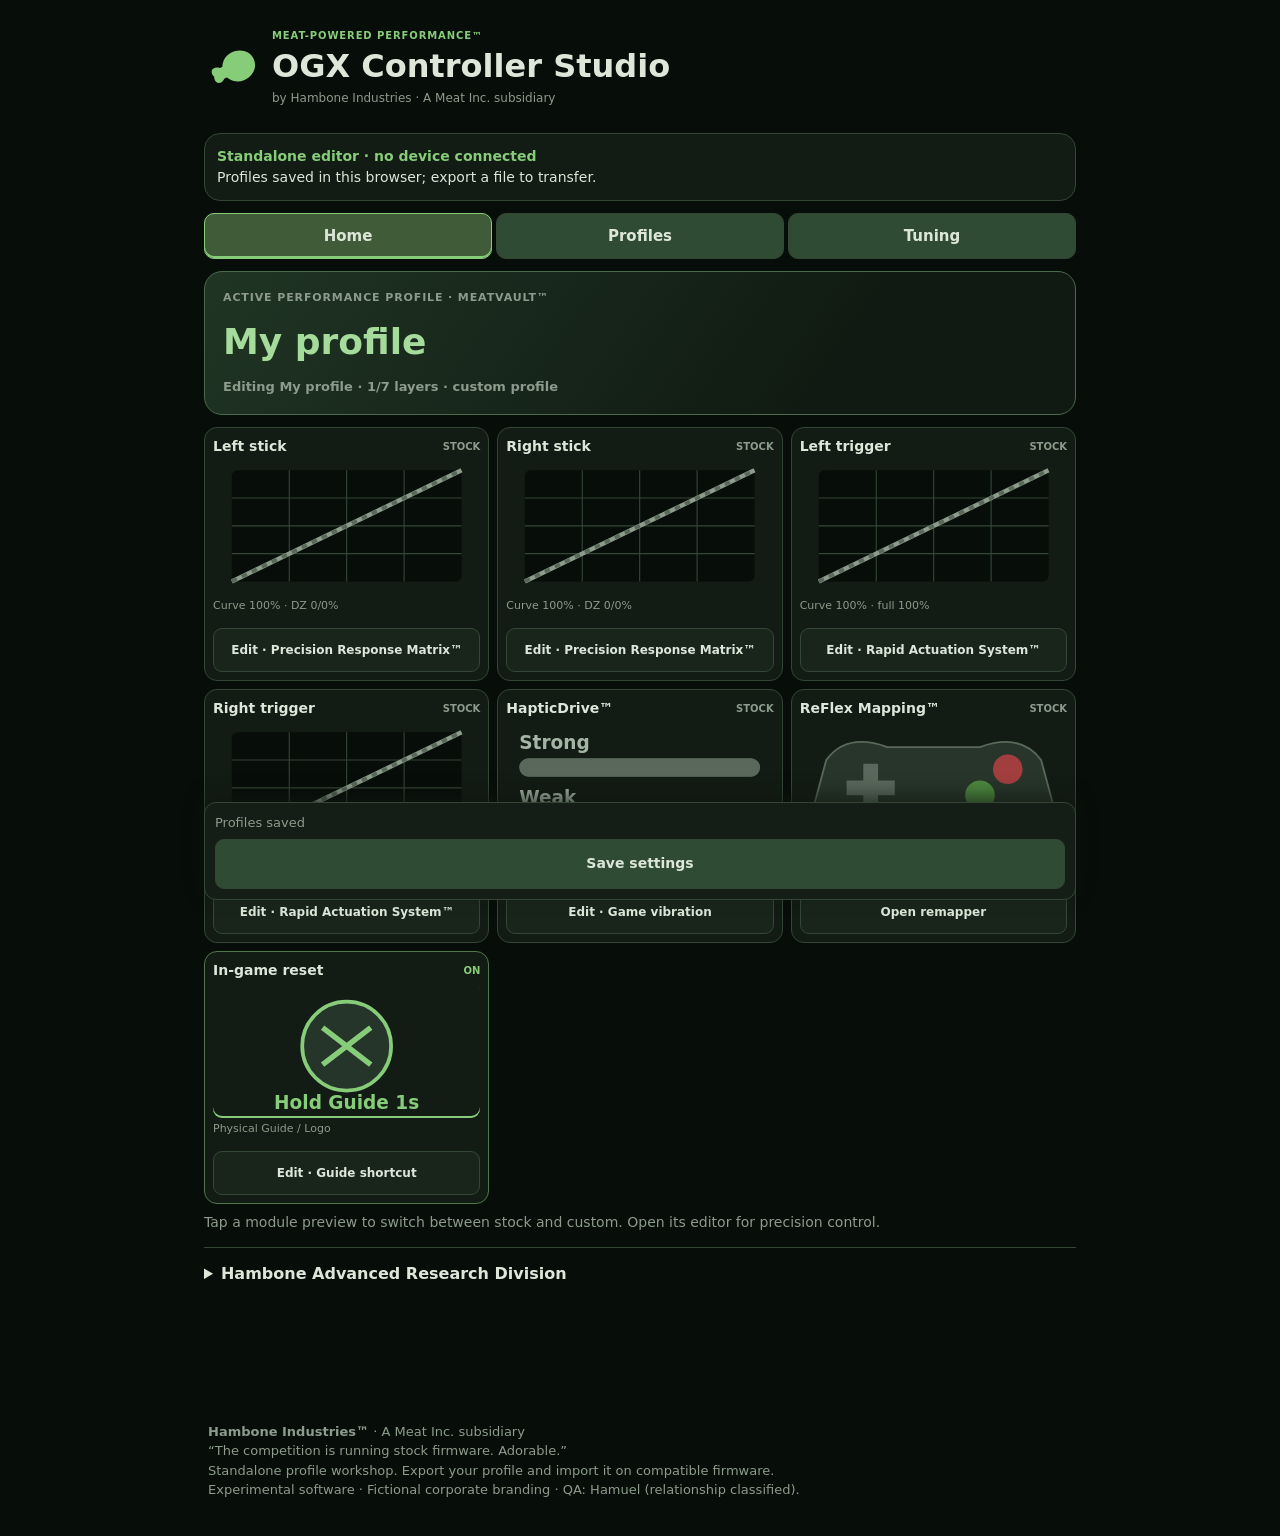
<file: ogx/studio/index.html>
<!doctype html>
<html lang="en"><head><meta charset="utf-8"><meta name="viewport" content="width=device-width,initial-scale=1"><title>OGX Controller Studio — Hambone Industries</title>
<style>
/* OGX UI design tokens v1. Derived from AFK c35268c, for offline embedding. */
:root {
  color-scheme: dark;
  --ogx-bg: #070d09;
  --ogx-panel: #121b14;
  --ogx-panel-raised: #19251b;
  --ogx-border: #344737;
  --ogx-primary: #87cd79;
  --ogx-primary-soft: #a5db9b;
  --ogx-text: #dce7d9;
  --ogx-muted: #8c9b8b;
  --ogx-warning: #ffbf35;
  --ogx-danger: #ff665c;
  --ogx-info: #67a8ff;
  --ogx-font: system-ui,-apple-system,Segoe UI,sans-serif;
  --ogx-radius-card: 16px;
  --ogx-radius-button: 10px;
  --ogx-touch-min: 44px;
  --ogx-touch-primary: 56px;
  --ogx-space: 8px;
}


:root{--bg:var(--ogx-bg);--panel:var(--ogx-panel);--line:var(--ogx-border);--fg:var(--ogx-text);--muted:var(--ogx-muted);--green:var(--ogx-primary)}
*{box-sizing:border-box}body{margin:0;background:var(--bg);color:var(--fg);font:16px/1.5 system-ui,sans-serif}main{max-width:720px;margin:auto;padding:16px 14px 40px}header{padding:12px 4px 14px}h1{font-size:27px;line-height:1.2;margin:4px 0}h2{font-size:20px;margin:0 0 12px}p{margin:8px 0 14px}small,.muted{color:var(--muted);font-size:14px}.brand{color:var(--green);font-weight:800;letter-spacing:.12em;font-size:12px}.panel{background:var(--panel);border:1px solid var(--line);border-radius:14px;padding:16px;margin:12px 0}.status{font-size:14px;overflow-wrap:anywhere}.status b{color:var(--green)}.actions{display:grid;gap:10px;margin-top:14px}
button,input,select{font:inherit;color:inherit}button,select,input:not([type=checkbox]):not([type=range]){width:100%;min-height:50px;border:1px solid var(--line);border-radius:9px;padding:10px 12px;background:#263629}button{font-weight:700;cursor:pointer;background:#304b33;touch-action:manipulation}button.primary{background:var(--green);color:#122010;border-color:var(--green)}button:disabled{opacity:.45}button.secondary{background:transparent}.field{display:block;margin:12px 0}.field>span{display:block;font-size:14px;color:var(--muted);margin-bottom:5px}.toggle{display:flex;align-items:center;gap:12px;min-height:52px;cursor:pointer}.toggle input{width:24px;height:24px;accent-color:var(--green);flex:none}.toggle span{flex:1}input[type=range]{width:100%;height:44px;accent-color:var(--green);margin:0}.slider-label{display:flex;justify-content:space-between;gap:10px}details{border-top:1px solid var(--line);margin-top:12px}summary{padding:14px 0;min-height:50px;font-weight:700;cursor:pointer}.maprow{display:grid;grid-template-columns:minmax(0,1fr) minmax(0,1.35fr);align-items:center;gap:10px;padding:8px 0;border-bottom:1px solid var(--line)}.maprow span{font-size:14px}select{min-width:0}output{display:block;overflow-wrap:anywhere;color:var(--green);margin-top:10px}progress{width:100%;height:14px;accent-color:var(--green)}[hidden]{display:none!important}input[type=file]{font-size:14px}input::file-selector-button{padding:8px;border-radius:6px;border:0;background:#456548;color:white}footer{padding:12px 4px;color:var(--muted);font-size:13px}@media(min-width:520px){.actions{grid-template-columns:1fr 1fr}}@media(max-width:350px){.maprow{grid-template-columns:1fr}}

main{padding-bottom:24px}.panel{padding:12px}h3{font-size:17px;margin:8px 0}#tabs{display:grid;grid-template-columns:repeat(4,minmax(0,1fr));gap:5px;margin:12px 0}#tabs button{padding:7px 2px;font-size:clamp(11px,3.2vw,15px);min-height:46px}button[aria-pressed=true]{border-color:var(--green);box-shadow:inset 0 -2px var(--green);background:#405b37}.skinbar,.extra{display:grid;grid-template-columns:1fr 1fr;gap:7px}.skinbar button{font-size:14px;padding:7px}.extra button{min-height:44px}.legend{display:flex;flex-wrap:wrap;gap:6px 12px;font-size:12px;color:var(--muted)}#pad svg{width:100%;height:auto;display:block;overflow:visible;touch-action:manipulation}#pad g[role=button]{cursor:pointer;outline:none}#pad g[role=button]:focus-visible .key{stroke:#fff;stroke-width:4}#pad .key{stroke:#839286;stroke-width:1.5}#pad .modified .key{stroke:#b3ef91;stroke-width:3}#pad .selected .key{stroke:white;stroke-width:3.5}#pad .off .key{fill:#242a26;opacity:.62}#pad .reserved .key{stroke-dasharray:4 3}#editor{padding:12px;background:#131c15;border-radius:12px;border:1px solid var(--line);margin:12px 0}.targetgrid{display:grid;grid-template-columns:repeat(3,minmax(0,1fr));gap:6px;margin:10px 0}.targetgrid button{font-size:13px;min-height:48px;padding:6px 3px;overflow-wrap:anywhere}.targetgrid button.active{border-color:var(--green);background:#3a5434}.changeRow{display:grid;grid-template-columns:minmax(0,1fr) auto;align-items:center;gap:8px;padding:9px 0;border-bottom:1px solid var(--line);font-size:14px}.changeRow button{width:auto;min-height:44px;padding:6px 10px;font-size:13px}.notice{border-left:3px solid #789580;padding:6px 10px;margin:8px 0;font-size:14px}.notice.warn{border-color:#d4ad5d;color:#f4d9a1}.savebar{position:sticky;bottom:0;z-index:5;background:#141d16;border:1px solid var(--line);padding:10px;border-radius:12px;margin-top:12px;box-shadow:0 -6px 18px #101611aa;padding-bottom:calc(10px + env(safe-area-inset-bottom))}.savebar .actions{margin-top:6px;grid-template-columns:1fr;gap:6px}.savebar button{font-size:14px;padding:8px 5px}.savebar output:empty{display:none}#dirty{font-size:13px;color:var(--muted)}#suggestion{margin:10px 0;padding:10px;border:1px dashed var(--line);border-radius:8px}.extra button.modified{border:2px solid var(--green)}.extra button.selected{outline:2px solid white;outline-offset:-4px}
#pad .shared .key{stroke:#65b8f5;stroke-width:3}#pad .selected .key{stroke:white;stroke-width:4}#confirmMap{padding:10px;border:1px solid var(--green);border-radius:9px;background:#243426}#tapPrompt{min-height:24px;font-weight:700;color:var(--green)}#quickSlots .field{margin:8px 0}#profileSelect{font-weight:700}#allAssignments .maprow select{font-size:14px}

main{max-width:900px}.masthead{display:flex;gap:12px;align-items:center;color:var(--green)}.masthead svg{flex:none}.masthead h1{color:var(--fg);font-size:clamp(20px,5.1vw,32px)}.byline{font-size:12px;color:var(--muted)}.brand{font-size:10px;letter-spacing:.09em}
#tabs{grid-template-columns:repeat(3,minmax(0,1fr));gap:4px}#tabs button{font-size:clamp(10px,2.8vw,15px);border-radius:10px}.panel{border-radius:var(--ogx-radius-card);background:var(--panel)}.hero{display:grid;text-align:left;gap:8px;padding:18px;border-radius:18px;background:linear-gradient(125deg,#203524,#101a12 72%);border:1px solid #4b6a4c;margin:0 0 12px}.hero strong{font-size:clamp(23px,5.5vw,36px);overflow-wrap:anywhere;color:var(--ogx-primary-soft)}.hero small{font-size:11px;letter-spacing:.08em}.hero span{color:var(--muted);font-size:13px}.moduleGrid{display:grid;grid-template-columns:repeat(2,minmax(0,1fr));gap:8px}.module{border:1px solid var(--line);border-radius:13px;background:var(--panel);padding:8px;min-width:0}.module.on{border-color:#52774d}.moduleHead{display:flex;justify-content:space-between;align-items:center;font-size:14px;gap:3px;font-weight:750}.moduleHead small{font-size:10px;color:var(--green);flex:none}.module:not(.on) .moduleHead small{color:var(--muted)}.module button.preview{background:transparent;border:0;padding:4px;min-height:64px}.preview svg{width:100%;height:auto;display:block}.module button.editModule{min-height:44px;padding:5px;font-size:12px;background:#19251b}.module .note{font-size:11px;color:var(--muted);display:block;overflow-wrap:anywhere;min-height:30px}.module button:disabled{opacity:1;cursor:default}.tuneFocus{border:1px solid var(--line);background:var(--ogx-panel-raised);border-radius:14px;padding:12px;margin-top:10px}.tuneFocus .graph{max-width:480px;margin:auto}.tuneFocus .graph svg{display:block;width:100%}.tuneFocus .presetGrid{display:grid;grid-template-columns:repeat(4,minmax(0,1fr));gap:5px}.presetGrid button{font-size:12px;padding:5px;min-height:44px}.tuneFocus label{display:block;font-size:14px}.tuneFocus label span{display:flex;justify-content:space-between;gap:5px}.tuneFocus input[type=range]{height:42px}.tuneFocus .actions{grid-template-columns:1fr 1fr}.moduleGrid[hidden]{display:none!important}#aimPreview{width:100%;max-height:100px}body.onion{--ogx-primary:#b4d87c;--ogx-primary-soft:#d5e8ad;--ogx-panel:#202b16;--ogx-panel-raised:#263518;--ogx-bg:#0d1309;--ogx-border:#495b2b}.module .stockline{stroke:var(--ogx-muted)}button:focus-visible,input:focus-visible,select:focus-visible,summary:focus-visible{outline:2px solid var(--green);outline-offset:2px}#homeModules .module:nth-child(7){grid-column:span 2}.compact{font-size:12px}
@media(min-width:700px){.moduleGrid{grid-template-columns:repeat(3,minmax(0,1fr))}#homeModules .module:nth-child(7){grid-column:auto}}
</style></head><body><main><header class="masthead"><svg id="hamLogo" viewBox="0 0 72 56" width="52" height="44" aria-label="Hambone logo"><g transform="rotate(-24 36 28)" fill="currentColor"><path d="M18 20H30V36H18C10 43 2 37 6 28C2 19 10 13 18 20Z"/><path d="M25 15C37 0 66 7 66 28S37 56 25 41C19 34 19 22 25 15Z"/></g></svg><div><div class="brand">MEAT-POWERED PERFORMANCE™</div><h1>OGX Controller Studio</h1><div class="byline">by Hambone Industries · A Meat Inc. subsidiary</div></div></header>
<section class="panel status"><b id="mode">Connecting...</b><div id="status">Loading device status</div><div id="localAddress"></div><div id="idle"></div></section>
<nav id="tabs" aria-label="Configuration sections"><button data-tab="home" aria-pressed="true">Home</button><button data-tab="controller" aria-pressed="false">Profiles</button><button data-tab="tuning" aria-pressed="false">Tuning</button></nav>
<section class="tab" id="home"><button id="homeProfile" class="hero" data-go="controller"><small>ACTIVE PERFORMANCE PROFILE · MEATVAULT™</small><strong id="homeName">Loading profiles…</strong><span id="homeMeta">Waiting for settings</span></button><div id="homeModules" class="moduleGrid"></div><p class="muted">Tap a module preview to switch between stock and custom. Open its editor for precision control.</p><details><summary>Hambone Advanced Research Division</summary><button id="aimJoke">Hacker Aim-Bot™ — visual simulation</button><p class="muted">WARNING: Use online at your own risk. Simulator only; never transmits input.</p><svg id="aimPreview" viewBox="0 0 220 80" role="img" aria-label="Simulated targeting preview"></svg><button id="onion" aria-pressed="false">S.H.R.E.K. Tech. Inside™</button><p id="onionNote" class="muted" hidden>Synthetic Hierarchical Response Enablement Kernel. Controllers have layers. Cosmetic only.</p><p class="muted">MacroForge™ and TurboDrive™ — reserved for future offline/accessibility features.</p></details></section>
<section class="panel tab" id="controller" hidden><h2>Controller profiles</h2><p id="activeProfile" class="muted">Loading...</p><label class="field"><span>Profile to edit</span><select id="profileSelect"></select></label><button id="activateProfile" class="primary">Use selected profile</button><details><summary>Manage profiles and quick slots</summary><label class="field"><span>Profile name</span><input id="profileName" maxlength="32"></label><div class="actions"><button id="newProfile">New profile</button><button id="duplicateProfile">Duplicate</button><button id="renameProfile">Rename</button><button id="deleteProfile">Delete</button></div><p class="muted">Four assignable slots (controller shortcuts in a later update).</p><div id="quickSlots"></div><button id="exportProfile">Export selected profile</button><label class="field"><span>Import profile JSON</span><input id="importProfile" type="file" accept=".json,application/json"></label><div id="importReview" class="tuneFocus" hidden></div></details><h2>Visual remapper</h2><p id="presetNote" class="muted"></p><label class="toggle"><input id="custom" type="checkbox"><span>Enable custom button mapping</span></label><p class="muted" id="mappingState"></p>
<div class="skinbar"><button id="skinClassic" aria-pressed="true">Xbox Controller S</button><button id="skinModern" aria-pressed="false">Modern wireless</button></div>
<p class="muted">Enable custom remapping, then tap a physical button and its desired Xbox output.</p><div id="pad" aria-label="Interactive controller diagram"></div>
<div class="extra"><button id="guide">Guide</button><button id="capture">Capture</button></div><p class="legend"><span style="color:#b3ef91">Green: changed</span><span style="color:#65b8f5">Blue/number: shared output</span><span style="color:#ecad51">*: missing output</span><span>× Disabled</span></p><p id="tapPrompt" role="status"></p><div id="confirmMap" hidden><p id="confirmText"></p><div class="actions"><button id="confirmYes" class="primary">Confirm</button><button id="confirmNo">Cancel</button></div></div><div class="skinbar"><button id="visualRemap" aria-pressed="true">Remap</button><button id="visualSwap" aria-pressed="false">Swap</button></div>
<details id="advanced"><summary>Advanced button assignments</summary><div id="allAssignments"></div><label class="field"><span>Edit individual control</span><select id="source"></select></label>
<div id="editor"><h3 id="editing">Editing A</h3><p id="assignment"></p><div class="skinbar"><button id="remapMode" aria-pressed="true">Remap</button><button id="swapMode" aria-pressed="false">Swap</button></div><p id="operationHint" class="muted"></p><div id="targets" class="targetgrid"></div><p id="reserved" class="muted" hidden></p><div id="suggestion" hidden><p id="suggestionText"></p><button id="completeSwap">Complete the swap</button></div><button id="resetOne" class="secondary">Reset selected control</button></div></details>
<details open><summary id="changesHeading">Changed assignments</summary><div id="changes"></div></details><details open><summary id="analysisHeading">Assignment analysis</summary><div id="analysis"></div></details><button id="identity" class="secondary">Reset all assignments</button></section>
<section class="panel tab" id="tuning" hidden><h2>Precision Control Solutions™</h2><p class="muted">Editing profile <strong id="tuneName"></strong>. All adjustments are saved per profile. Tap preview to bypass; stored values remain.</p><div id="tuningModules" class="moduleGrid"></div><div id="tuneEditor" hidden></div><div id="hiddenLegacy" hidden><input id="left" type="range" min="50" max="200" step="1" value="100"><span id="lv"></span><input id="right" type="range" min="50" max="200" step="1" value="100"><span id="rv"></span><input id="igr" type="checkbox"></div><p class="muted">Graphs simulate the configured transfer function; they do not measure live input.</p></section>
<div class="savebar"><div id="dirty" aria-live="polite">Loading saved settings...</div><div class="actions"><button id="profile" disabled>Save settings</button><button id="exit" hidden disabled>Exit</button></div><output id="profilemsg" role="status"></output></div><footer><b>Hambone Industries™</b> · A Meat Inc. subsidiary<br>“The competition is running stock firmware. Adorable.”<br><span id="productFoot">Standalone profile workshop. Export your profile and import it on compatible firmware.</span><br>Experimental software · Fictional corporate branding · QA: Hamuel (relationship classified).</footer></main><script>
// Shared wire codec and portable format. All bytes match the packed C++ Layers.
const StudioCodec=(()=>{
 const defaults=(l=100,r=100)=>[+(l!==100),0,0,100,0,0, +(r!==100),0,0,100,0,0, 0,0,100,100,0, 0,0,100,100,0, 0,100,100];
 const valid=(a)=>Array.isArray(a)&&a.length===25&&a.every(x=>Number.isInteger(x)&&x>=0&&x<=255)&&[0,6].every(i=>a[i]<=1&&a[i+1]<=30&&a[i+2]<=30&&a[i+3]>=1&&a[i+3]<=100&&a[i+4]<=a[i+3]&&a[i+5]<=3)&&[12,17].every(i=>a[i]<=1&&a[i+1]<=30&&a[i+2]>=35&&a[i+2]<=100&&a[i+3]>=50&&a[i+3]<=200&&a[i+4]<=1)&&a[22]<=1&&a[23]<=100&&a[24]<=100;
 function encode(a){if(!valid(a))throw Error('Invalid tuning layers');return a.map(v=>v.toString(16).padStart(2,'0')).join('');}
 function decode(h){if(typeof h!=='string'||!/^[0-9a-f]{50}$/.test(h))throw Error('Invalid tuning data');const a=h.match(/../g).map(v=>parseInt(v,16));if(!valid(a))throw Error('Invalid tuning range');return a;}
 function portable(p){const a=decode(p.layers);return {format:'ogx-controller-profile',version:2,name:p.name,custom:p.custom,mapping:p.map.slice(),left_curve:p.left,right_curve:p.right,guide_igr:p.igr,tuning:{left_stick:axis(a,0),right_stick:axis(a,6),left_trigger:trigger(a,12),right_trigger:trigger(a,17),vibration:{enabled:!!a[22],strong:a[23],weak:a[24]}}};}
 function axis(a,i){return {enabled:!!a[i],inner:a[i+1],outer:a[i+2],maximum:a[i+3],anti:a[i+4],invert_x:!!(a[i+5]&1),invert_y:!!(a[i+5]&2)};}
 function trigger(a,i){return {enabled:!!a[i],inner:a[i+1],full:a[i+2],curve:a[i+3],hair:!!a[i+4]};}
 function boolean(x){if(typeof x!=='boolean')throw Error('Expected boolean layer flag');return +x;}
 function fromFile(d){let p;
 if(d&&d.schema===1&&d.product==='ogx-dvd-wireless'){p=d.profile;if(!p)throw Error('Invalid legacy profile');p={name:p.name,custom:p.custom,left:p.left,right:p.right,igr:p.igr,map:p.map};}
 else if(d&&d.format==='ogx-controller-profile'&&[1,2].includes(d.version)){p={name:d.name,custom:d.custom,left:d.left_curve,right:d.right_curve,igr:d.guide_igr,map:d.mapping};}
 else throw Error('Unsupported profile format/version');
 let a=defaults(p.left,p.right);
 if(d.version===2){const t=d.tuning;if(!t)throw Error('Missing tuning');a=[];for(const k of ['left_stick','right_stick']){const x=t[k];if(!x)throw Error('Missing stick layer');a.push(boolean(x.enabled),x.inner,x.outer,x.maximum,x.anti,boolean(x.invert_x)+2*boolean(x.invert_y));}
 for(const k of ['left_trigger','right_trigger']){const x=t[k];if(!x)throw Error('Missing trigger layer');a.push(boolean(x.enabled),x.inner,x.full,x.curve,boolean(x.hair));}
 const v=t.vibration;if(!v)throw Error('Missing vibration');a.push(boolean(v.enabled),v.strong,v.weak);}
 p.layers=encode(a);if(!validProfile(p))throw Error('Invalid profile');return p;
 }
 function validProfile(p){try{return !!p&&typeof p.name==='string'&&p.name.trim().length>0&&!/[\x00-\x1f\x7f]/.test(p.name)&&new TextEncoder().encode(p.name).length<=32&&typeof p.custom==='boolean'&&typeof p.igr==='boolean'&&[p.left,p.right].every(v=>Number.isInteger(v)&&v>=50&&v<=200)&&Array.isArray(p.map)&&p.map.length===18&&Array.from(p.map).every(v=>Number.isInteger(v)&&v>=0&&v<=18)&&valid(decode(p.layers));}catch{return false;}}
 function response(x,inner,outer,curve,max=100,anti=0){if(x<=inner/100)return 0;const n=Math.max(0,Math.min(1,(x-inner/100)/(1-(inner+outer)/100)));return (anti+(max-anti)*Math.pow(n,100/curve))/100;}
 return {defaults,valid,encode,decode,portable,fromFile,validProfile,response};
})();
if(typeof module!=='undefined')module.exports=StudioCodec;

const el=id=>document.getElementById(id);
const names=['Disabled','D-pad Up','D-pad Down','D-pad Left','D-pad Right','A','B','X','Y','White','Black','Left stick click','Right stick click','Back','Start','Guide','Capture','LT','RT'];
const identityMap=()=>Array.from({length:18},(_,i)=>i+1);
let library=null,editingId=2,tapSource=null,pendingTarget=null;let mapping=identityMap(),skin='classic',selected=5,operation='remap',suggest=null,baseline='',profileReady=false,uploading=false,leaving=false,saving=false;
try{if(localStorage.getItem('ogxSkin')==='modern')skin='modern';}catch{}
const physicalName=(i)=>skin==='modern'?({9:'LB',10:'RB',13:'View / Back',14:'Menu / Start'}[i]||names[i]):({15:'Guide (extra)',16:'Capture (extra)'}[i]||names[i]);
const isReserved=(i,igr)=>i===15&&igr;
function analyzeMap(map,igr){const owners=Array.from({length:19},()=>[]),disabled=[];for(let i=1;i<=18;i++){if(isReserved(i,igr))continue;const t=map[i-1];if(t===0)disabled.push(i);else owners[t].push(i);}const missing=[],duplicates=[];for(let i=1;i<=18;i++){if(owners[i].length>1)duplicates.push(i);if(i<=14||i>=17){if(!owners[i].length)missing.push(i);}}return {owners,missing,duplicates,disabled};}
function editMap(map,source,target,mode,igr){const next=map.slice();if(isReserved(source,igr))return next;if(mode==='swap'){if(target===0||isReserved(target,igr))return next;[next[source-1],next[target-1]]=[next[target-1],next[source-1]];}else next[source-1]=target;return next;}
const clone=o=>JSON.parse(JSON.stringify(o));
const entry=id=>library?.profiles.find(p=>p.id===id);
const editable=()=>editingId>=2;
function profileData(){return {custom:el('custom').checked,left:+el('left').value,right:+el('right').value,igr:el('igr').checked,map:mapping.slice(),layers:StudioCodec.encode(tune)};}
function flushEditor(){if(library&&editable()&&entry(editingId))Object.assign(entry(editingId),profileData());}
function dirty(){if(!profileReady||!library)return false;flushEditor();return JSON.stringify(library)!==baseline;}
function updateDirty(){el('dirty').textContent=!profileReady?'Loading saved settings...':dirty()?'Unsaved profile changes':'Profiles saved';if(focusLayer<0)renderModules();}
function canEdit(){return profileReady&&editable()&&!uploading&&!leaving&&!saving;}
function canManage(){return profileReady&&!uploading&&!leaving&&!saving;}
function cleanName(n){n=String(n||'').trim();if(!n||new TextEncoder().encode(n).length>32||Array.from(n).some(c=>c.charCodeAt(0)<32))throw Error('Enter a name of 1–32 UTF-8 bytes');return n;}
function loadEditor(id){const p=entry(id);if(!p)return;editingId=id;el('custom').checked=p.custom;el('left').value=p.left;el('right').value=p.right;el('igr').checked=p.igr;mapping=p.map.slice();tune=StudioCodec.decode(p.layers);focusLayer=-1;el('tuneEditor').hidden=true;el('tuningModules').hidden=false;tapSource=pendingTarget=suggest=null;selected=5;renderLibrary();labels();renderMapper();}
function renderLibrary(){if(!library)return;const p=entry(editingId);el('profileSelect').replaceChildren(...library.profiles.map(p=>new Option(p.name+(p.id<2?' (preset)':'')+(p.id===library.active?' · active':''),p.id)));el('profileSelect').value=editingId;el('activeProfile').textContent='Selected active profile: '+entry(library.active).name+(dirty()?' (save to apply)':'');el('profileName').value=p.name;el('activateProfile').disabled=editingId===library.active;el('renameProfile').disabled=el('deleteProfile').disabled=!editable();el('presetNote').textContent=editable()?'Edit your custom profile below.':'Factory preset — duplicate it to customize.';el('custom').disabled=el('left').disabled=el('right').disabled=el('igr').disabled=!editable();const q=el('quickSlots');q.replaceChildren();for(let i=0;i<4;i++){const l=document.createElement('label');l.className='field';const t=document.createElement('span');t.textContent='Slot '+(i+1)+' · '+['Up','Right','Down','Left'][i];const sel=document.createElement('select');sel.add(new Option('Unassigned',255));for(const p of library.profiles)sel.add(new Option(p.name,p.id));sel.value=library.slots[i];sel.onchange=()=>{library.slots[i]=+sel.value;updateDirty();};l.append(t,sel);q.append(l);}}
function makeProfile(src,name){if(!canManage())return;flushEditor();const id=Array.from({length:10},(_,i)=>i+2).find(i=>!entry(i));if(id===undefined)throw Error('Profile library is full (10 custom profiles)');const p={id,name:cleanName(name),custom:src.custom,left:src.left,right:src.right,igr:src.igr,map:src.map.slice(),layers:src.layers||StudioCodec.encode(StudioCodec.defaults(src.left,src.right))};library.profiles.push(p);library.profiles.sort((a,b)=>a.id-b.id);loadEditor(id);}
function manage(fn){try{if(canManage()){fn();updateDirty();notifyActivity();}}catch(e){el('profilemsg').textContent=e.message;}}
el('profileSelect').onchange=()=>manage(()=>{flushEditor();loadEditor(+el('profileSelect').value);});
el('activateProfile').onclick=()=>manage(()=>{flushEditor();library.active=editingId;renderLibrary();});
el('newProfile').onclick=()=>manage(()=>makeProfile({custom:false,left:100,right:100,igr:true,map:identityMap()},el('profileName').value===entry(editingId).name?'New profile':el('profileName').value));
el('duplicateProfile').onclick=()=>manage(()=>makeProfile(entry(editingId),el('profileName').value===entry(editingId).name?'Profile copy':el('profileName').value));
el('renameProfile').onclick=()=>manage(()=>{if(!editable())return;entry(editingId).name=cleanName(el('profileName').value);renderLibrary();});
el('deleteProfile').onclick=()=>manage(()=>{if(!editable()||!confirm('Delete '+entry(editingId).name+'?'))return;library.profiles=library.profiles.filter(p=>p.id!==editingId);library.slots=library.slots.map(i=>i===editingId?255:i);if(library.active===editingId)library.active=0;loadEditor(library.active);});
el('exportProfile').onclick=()=>manage(()=>{flushEditor();const p=entry(editingId),blob=new Blob([JSON.stringify(StudioCodec.portable(p),null,2)],{type:'application/json'}),a=document.createElement('a');a.href=URL.createObjectURL(blob);a.download=p.name.replace(/[^a-zA-Z0-9_-]/g,'_')+'.ogx-profile.json';a.click();setTimeout(()=>URL.revokeObjectURL(a.href),1000);});
el('importProfile').onchange=async()=>{try{const f=el('importProfile').files[0];if(!f||!canManage())return;if(f.size>8192)throw Error('Profile file too large');reviewImport(StudioCodec.fromFile(JSON.parse(await f.text())));}catch(e){el('profilemsg').textContent=e.message;}finally{el('importProfile').value='';}};
function validProfile(p){return StudioCodec.validProfile(p);}
function reviewImport(p){
 const box=el('importReview');box.hidden=false;box.replaceChildren();
 const h=document.createElement('h3');h.textContent='Import '+p.name;box.append(h);
 const note=document.createElement('p');note.textContent='Choose layers for a new editable profile. Unselected layers retain the current profile settings.';box.append(note);
 const fields=layerInfo.map(m=>{const l=document.createElement('label');l.className='toggle';const c=document.createElement('input');c.type='checkbox';c.checked=true;l.append(c,document.createTextNode(m.name));box.append(l);return c;});
 const apply=document.createElement('button');apply.textContent='Create imported profile';apply.onclick=()=>manage(()=>{flushEditor();const src=clone(entry(editingId)),a=StudioCodec.decode(src.layers),b=StudioCodec.decode(p.layers);layerInfo.forEach((m,index)=>{if(!fields[index].checked)return;if(m.i===-1){src.map=p.map.slice();src.custom=p.custom;}else if(m.i===-2)src.igr=p.igr;else{const n=m.kind==='stick'?6:m.kind==='trigger'?5:3;a.splice(m.i,n,...b.slice(m.i,m.i+n));if(m.kind==='stick')src[m.curve]=p[m.curve];}});src.layers=StudioCodec.encode(a);makeProfile(src,p.name);box.hidden=true;});const cancel=document.createElement('button');cancel.textContent='Cancel import';cancel.onclick=()=>box.hidden=true;box.append(apply,cancel);
}
function notifyActivity(){if(!uploading&&!leaving&&Date.now()-lastTouch>15000){lastTouch=Date.now();req('/api/activity',{method:'POST'}).catch(()=>{});}}
function padTap(i){if(!canEdit()||!el('custom').checked||pendingTarget!==null)return;if(tapSource===null){if(isReserved(i,el('igr').checked))return;tapSource=i;selected=i;suggest=null;renderMapper();}else{if(operation==='swap'&&(i===tapSource||isReserved(i,el('igr').checked)))return;pendingTarget=i;renderMapper();}notifyActivity();}
el('confirmYes').onclick=()=>{if(pendingTarget===null||!canEdit())return;selected=tapSource;const t=pendingTarget;tapSource=pendingTarget=null;changeTarget(t);};
el('confirmNo').onclick=()=>{tapSource=pendingTarget=null;renderMapper();};
function setOperation(op){operation=op;tapSource=pendingTarget=suggest=null;renderMapper();}
el('visualRemap').onclick=()=>setOperation('remap');el('visualSwap').onclick=()=>setOperation('swap');
function selectSource(i){if(!canEdit())return;selected=i;suggest=null;renderMapper();notifyActivity();}
function setSkin(value){skin=value;try{localStorage.setItem('ogxSkin',skin);}catch{}renderMapper();}
function changeTarget(t){if(!canEdit()||!el('custom').checked||isReserved(selected,el('igr').checked))return;const old=mapping[selected-1],igr=el('igr').checked;mapping=editMap(mapping,selected,t,operation,igr);el('custom').checked=true;suggest=null;
 if(operation==='remap'&&t>0&&t!==selected&&old===selected&&!isReserved(t,igr)&&mapping[t-1]===t&&!analyzeMap(mapping,igr).owners[selected].length)suggest={from:selected,to:t};renderMapper();notifyActivity();}
function resetSource(i){if(!canEdit()||isReserved(i,el('igr').checked))return;mapping[i-1]=i;suggest=null;el('custom').checked=true;renderMapper();notifyActivity();}
const classicKeys=[[17,89,27,'LT'],[18,311,27,'RT'],[11,83,105,'L3'],[1,122,158,'↑'],[2,122,226,'↓'],[3,88,192,'←'],[4,156,192,'→'],[13,174,143,'Back'],[14,225,143,'Start'],[8,310,77,'Y'],[7,273,114,'X'],[6,347,114,'B'],[5,310,151,'A'],[9,270,200,'W'],[10,323,214,'Bk'],[12,215,225,'R3']];
const modernKeys=[[17,75,24,'LT'],[18,325,24,'RT'],[9,86,66,'LB'],[10,314,66,'RB'],[11,85,126,'L3'],[1,140,174,'↑'],[2,140,238,'↓'],[3,108,206,'←'],[4,172,206,'→'],[13,156,126,'View'],[14,244,126,'Menu'],[8,316,100,'Y'],[7,280,137,'X'],[6,352,137,'B'],[5,316,174,'A'],[12,245,225,'R3'],[15,200,87,'G'],[16,200,168,'C']];
const faceColors={5:'#508a40',6:'#a64141',7:'#366fa7',8:'#ad8d2e'};
function renderPad(){const modern=skin==='modern',keys=modern?modernKeys:classicKeys,analysis=analyzeMap(mapping,el('igr').checked),enabled=el('custom').checked;let svg='<svg viewBox="0 0 400 300" xmlns="http://www.w3.org/2000/svg" aria-label="'+(modern?'Modern wireless controller':'Original Xbox Controller S')+'"><defs><linearGradient id="shell" x1="0" y1="0" x2="0" y2="1"><stop stop-color="#4c534e"/><stop offset="1" stop-color="#1b211d"/></linearGradient><radialGradient id="stick"><stop stop-color="#59605b"/><stop offset=".8" stop-color="#303832"/><stop offset="1" stop-color="#171c18"/></radialGradient></defs>';
 svg+=modern?'<path d="M45 60Q65 17 117 43L283 43Q335 17 355 60L385 239Q392 286 360 287Q332 288 297 258L260 249H140L103 258Q68 288 40 287Q8 286 15 239Z" fill="url(#shell)" stroke="#758078" stroke-width="2"/><path d="M47 47Q86 27 125 51M275 51Q314 27 353 47" fill="none" stroke="#a0a8a1" stroke-width="2"/>':'<path d="M45 55Q83 20 137 54Q200 75 263 54Q317 20 355 55Q378 102 391 218Q401 287 364 291Q331 295 288 267Q244 253 200 260Q156 253 112 267Q69 295 36 291Q-1 287 9 218Q22 102 45 55Z" fill="url(#shell)" stroke="#758078" stroke-width="2"/><ellipse cx="200" cy="96" rx="34" ry="27" fill="#122317" stroke="#697c50" stroke-width="2"/><text x="200" y="101" text-anchor="middle" fill="#a4cd76" font-size="12" font-weight="bold">XBOX</text>';
 const d=modern?[140,206]:[122,192];svg+='<circle cx="'+d[0]+'" cy="'+d[1]+'" r="53" fill="#222923" stroke="#626d64"/><path d="M'+(d[0]-18)+' '+(d[1]-50)+'h36v32h32v36h-32v32h-36v-32h-32v-36h32Z" fill="#373e38" stroke="#657067"/>';
 for(const [i,x,y,t] of keys){const target=mapping[i-1],reserved=isReserved(i,el('igr').checked),modified=enabled&&target!==i&&!reserved,shared=enabled&&analysis.owners[i].length>1,missing=enabled&&analysis.missing.includes(i),cls=(modified?' modified':'')+(shared?' shared':'')+(tapSource===i?' selected':'')+(target===0&&!reserved?' off':'')+(reserved?' reserved':'');let fill=faceColors[i]||(i===9&&!modern?'#e4e7e0':i===11||i===12?'url(#stick)':'#303b33');const dark=i===9&&!modern,rect=i>=17||i===13||i===14||(modern&&(i===9||i===10));const r=i===11||i===12?27:i<=4?16:17;
 svg+='<g class="'+cls+'" data-key="'+i+'" role="button" tabindex="0" aria-label="'+physicalName(i)+', '+(reserved?'reserved for reset':'assigned to '+names[target])+'"><title>'+physicalName(i)+' → '+(reserved?'IGR':names[target])+'</title>';
 if(rect){const w=i>=17?66:i===9||i===10?65:46;svg+='<rect class="key" x="'+(x-w/2)+'" y="'+(y-15)+'" width="'+w+'" height="30" rx="9" fill="'+fill+'"/><rect x="'+(x-w/2)+'" y="'+(y-20)+'" width="'+w+'" height="40" fill="transparent"/>';}
 else svg+='<circle class="key" cx="'+x+'" cy="'+y+'" r="'+r+'" fill="'+fill+'"/><circle cx="'+x+'" cy="'+y+'" r="'+Math.max(18,r)+'" fill="transparent"/>';
 svg+='<text x="'+x+'" y="'+(y+4)+'" text-anchor="middle" font-size="'+(t.length>3?10:13)+'" font-weight="bold" fill="'+(dark?'#141a15':'#fff')+'" pointer-events="none">'+t+'</text>';
 if(enabled&&target===0&&missing)svg+='<text x="'+(x-19)+'" y="'+(y-11)+'" fill="#ddd" font-size="14" pointer-events="none">×</text>';if(missing||shared||reserved||(enabled&&target===0))svg+='<text x="'+(x+13)+'" y="'+(y-11)+'" font-weight="bold" font-size="16" fill="'+(missing?'#ecad51':shared?'#65b8f5':'#c5ffae')+'" pointer-events="none">'+(reserved?'R':missing?'*':shared?analysis.owners[i].length:'×')+'</text>';svg+='</g>';}
 el('pad').innerHTML=svg+'</svg>';for(const g of el('pad').querySelectorAll('[data-key]')){g.onclick=()=>padTap(+g.dataset.key);g.onkeydown=e=>{if(e.key==='Enter'||e.key===' '){e.preventDefault();padTap(+g.dataset.key);}};}
}
function renderMapper(){const igr=el('igr').checked,custom=el('custom').checked;el('visualRemap').setAttribute('aria-pressed',operation==='remap');el('visualSwap').setAttribute('aria-pressed',operation==='swap');el('tapPrompt').textContent=!editable()?'Duplicate this preset to edit.':!custom?'Enable custom remapping to begin.':tapSource===null?'Select the physical button to edit.':operation==='swap'?'Select another physical button to swap with '+physicalName(tapSource)+'.':'Select the Xbox output for '+physicalName(tapSource)+'.';el('confirmMap').hidden=pendingTarget===null;if(pendingTarget!==null)el('confirmText').textContent=operation==='swap'?'Exchange assignments of '+physicalName(tapSource)+' and '+physicalName(pendingTarget)+'?':'Change physical '+physicalName(tapSource)+' to Xbox '+names[pendingTarget]+'?';const all=el('allAssignments');all.replaceChildren();for(const i of identityMap()){const row=document.createElement('label');row.className='maprow';const t=document.createElement('span');t.textContent=physicalName(i);const sel=document.createElement('select');for(let k=0;k<names.length;k++)sel.add(new Option(names[k],k));sel.value=mapping[i-1];sel.disabled=!editable()||!custom||isReserved(i,igr);sel.onchange=()=>{if(!canEdit())return;mapping[i-1]=+sel.value;tapSource=pendingTarget=suggest=null;renderMapper();notifyActivity();};row.append(t,sel);all.append(row);}el('skinClassic').setAttribute('aria-pressed',skin==='classic');el('skinModern').setAttribute('aria-pressed',skin==='modern');el('remapMode').setAttribute('aria-pressed',operation==='remap');el('swapMode').setAttribute('aria-pressed',operation==='swap');el('mappingState').textContent=custom?'Custom assignments will apply after saving.':'Custom mapping is off; saved edits below are inactive.';
 el('source').replaceChildren(...identityMap().map(i=>new Option(physicalName(i),i)));el('source').value=selected;renderPad();for(const [id,i] of [['guide',15],['capture',16]]){const b=el(id);b.textContent=names[i]+(isReserved(i,igr)?' (IGR)':mapping[i-1]===0?' ×':mapping[i-1]!==i?' *':'');b.className=(mapping[i-1]!==i&&!isReserved(i,igr)?'modified ':'')+(selected===i?'selected':'');}
 const reserved=isReserved(selected,igr);el('editing').textContent='Editing '+physicalName(selected);el('assignment').textContent=reserved?'Reserved for in-game reset':'Xbox output: '+names[mapping[selected-1]];el('operationHint').textContent=operation==='remap'?'Choose an Xbox output. Other physical buttons stay unchanged.':'Choose another physical button to exchange its current assignment.';el('reserved').hidden=!reserved;el('reserved').textContent='Turn off Guide IGR in Tuning to edit this input.';
 el('targets').replaceChildren();for(const t of (operation==='remap'?[5,6,7,8,9,10,17,18,1,2,3,4,11,12,13,14,15,16,0]:[5,6,7,8,9,10,17,18,1,2,3,4,11,12,13,14,15,16])){const b=document.createElement('button');b.textContent=operation==='swap'?physicalName(t):names[t];if(operation==='swap'){b.title='Currently sends '+names[mapping[t-1]];}b.disabled=!editable()||!custom||reserved||(operation==='swap'&&(t===selected||isReserved(t,igr)));if(operation==='remap'&&mapping[selected-1]===t)b.className='active';b.onclick=()=>changeTarget(t);el('targets').append(b);}
 el('resetOne').disabled=!editable()||reserved||mapping[selected-1]===selected;el('suggestion').hidden=!suggest;if(suggest)el('suggestionText').textContent=names[suggest.from]+' has no input. Also map '+physicalName(suggest.to)+' to '+names[suggest.from]+'?';
 const changes=identityMap().filter(i=>mapping[i-1]!==i);el('changesHeading').textContent='Changed assignments ('+changes.length+')';el('changes').replaceChildren();for(const i of changes){const row=document.createElement('div');row.className='changeRow';const t=document.createElement('span');t.textContent=physicalName(i)+' → '+names[mapping[i-1]]+(isReserved(i,igr)?' (inactive: IGR)':'');const b=document.createElement('button');b.textContent='Reset';b.disabled=!editable()||isReserved(i,igr);b.onclick=()=>resetSource(i);row.append(t,b);el('changes').append(row);}if(!changes.length)el('changes').textContent='No modified assignments.';
 const a=analyzeMap(mapping,igr),out=el('analysis');out.replaceChildren();const add=(text,warn=false)=>{const d=document.createElement('div');d.className='notice'+(warn?' warn':'');d.textContent=text;out.append(d);};if(!custom)add('Preview of stored custom mapping; currently disabled.');for(const i of a.missing)add('Xbox '+names[i]+' has no assigned input.',true);for(const i of a.duplicates)add(names[i]+' receives input from '+a.owners[i].map(physicalName).join(' and ')+'.');for(const i of a.disabled)add(physicalName(i)+' is disabled.');if(!a.missing.length&&!a.duplicates.length&&!a.disabled.length)add('All standard Xbox button outputs have assignments.');if(igr)add('Guide is reserved for IGR; Guide/Capture are optional extended controls.');else add('Guide/Capture are optional extended controls, not standard original Xbox outputs.');add('Notices do not prevent saving. Coverage assumes your controller has the listed physical inputs.');el('analysisHeading').textContent='Assignment analysis ('+a.missing.length+' missing, '+a.duplicates.length+' shared)';updateDirty();}
el('source').onchange=()=>selectSource(+el('source').value);el('skinClassic').onclick=()=>setSkin('classic');el('skinModern').onclick=()=>setSkin('modern');el('guide').onclick=()=>padTap(15);el('capture').onclick=()=>padTap(16);el('remapMode').onclick=()=>setOperation('remap');el('swapMode').onclick=()=>setOperation('swap');el('resetOne').onclick=()=>resetSource(selected);el('completeSwap').onclick=()=>{if(!canEdit()||!suggest)return;mapping[suggest.to-1]=suggest.from;suggest=null;renderMapper();notifyActivity();};el('identity').onclick=()=>{if(!canEdit()||!confirm('Restore all 18 default assignments?'))return;mapping=identityMap();tapSource=pendingTarget=suggest=null;renderMapper();notifyActivity();};
function labels(){el('lv').textContent=el('left').value;el('rv').textContent=el('right').value;updateDirty();}
el('left').oninput=el('right').oninput=labels;el('igr').onchange=()=>{tapSource=pendingTarget=suggest=null;renderMapper();labels();};el('custom').onchange=()=>{tapSource=pendingTarget=suggest=null;renderMapper();};
function openTab(tab){if(uploading||saving||leaving)return;if(tab!=='tuning'){focusLayer=-1;el('tuneEditor').hidden=true;el('tuningModules').hidden=false;}for(const b of el('tabs').querySelectorAll('button'))b.setAttribute('aria-pressed',b.dataset.tab===tab);for(const p of document.querySelectorAll('.tab'))p.hidden=p.id!==tab;window.scrollTo(0,0);renderModules();notifyActivity();}
for(const b of el('tabs').querySelectorAll('button'))b.onclick=()=>openTab(b.dataset.tab);el('homeProfile').onclick=()=>openTab('controller');
async function req(url,options){return studioRequest(url,options);}
async function getProfile(){try{const d=await(await req('/api/profile')).json();if(d.schema!==2||!Array.isArray(d.profiles)||!d.profiles.every(validProfile)||!d.profiles.some(p=>p.id===d.active)||!Array.isArray(d.slots)||d.slots.length!==4)throw Error('Invalid profile library');library=d;profileReady=true;baseline=JSON.stringify(d);loadEditor(d.active);el('profile').disabled=el('exit').disabled=false;}catch(e){el('profilemsg').textContent=e.message;}}
async function saveProfile(){if(!profileReady)throw Error('Settings not loaded. Reload the page.');flushEditor();const d=clone(library);if(!dirty()){el('profilemsg').textContent='Settings already saved.';return;}const response=await(await req('/api/profile',{method:'POST',headers:{'Content-Type':'application/json'},body:JSON.stringify(d)})).json();library.revision=response.revision;baseline=JSON.stringify(library);updateDirty();el('activeProfile').textContent='Active profile: '+entry(library.active).name;el('profilemsg').textContent='Profiles saved.';}
async function saveAction(exit){if(!canManage()||catalogBusy)return;saving=true;lockControls();try{await saveProfile();if(exit){await req('/api/exit',{method:'POST'});leaving=true;el('profilemsg').textContent='Saved. Returning to gaming mode.';}}catch(e){el('profilemsg').textContent=e.message;}finally{saving=false;if(!leaving)unlockControls();}}
el('profile').onclick=()=>saveAction(false);el('exit').onclick=()=>saveAction(true);
function allowDeparture(){return !dirty()||confirm('Controller settings have unsaved changes. Leave without saving?');}
window.addEventListener('beforeunload',e=>{if(dirty()&&!leaving){e.preventDefault();e.returnValue='';}});

// Shared profile layer visualizations; preview taps toggle, Edit opens a focused editor.
let tune=StudioCodec.defaults(),focusLayer=-1,previewInput=50;
const layerInfo=[
 {name:'Left stick',brand:'Precision Response Matrix™',i:0,kind:'stick',curve:'left'},
 {name:'Right stick',brand:'Precision Response Matrix™',i:6,kind:'stick',curve:'right'},
 {name:'Left trigger',brand:'Rapid Actuation System™',i:12,kind:'trigger'},
 {name:'Right trigger',brand:'Rapid Actuation System™',i:17,kind:'trigger'},
 {name:'HapticDrive™',brand:'Game vibration',i:22,kind:'motor'},
 {name:'ReFlex Mapping™',brand:'Button assignments',i:-1,kind:'map'},
 {name:'In-game reset',brand:'Guide shortcut',i:-2,kind:'igr'}
];
function layerOn(m){return m.i===-1?el('custom').checked:m.i===-2?el('igr').checked:!!tune[m.i];}
function curveVal(m){return m.kind==='stick'?+el(m.curve).value:tune[m.i+3];}
function graphValue(m,x){const i=m.i;if(m.kind==='stick')return StudioCodec.response(x,tune[i+1],tune[i+2],curveVal(m),tune[i+3],tune[i+4]);if(tune[i+4])return x>tune[i+1]/100?1:0;return StudioCodec.response(x,tune[i+1],100-tune[i+2],curveVal(m));}
function graph(m,large=false){
 const on=layerOn(m),fg=on?'var(--green)':'#59685b',stock=on?'#768676':'var(--ogx-muted)';
 if(m.kind==='map'){const n=mapping.filter((t,i)=>t!==i+1).length;return '<svg viewBox="0 0 140 70" aria-hidden="true"><path d="M12 20Q23 5 45 13H95Q117 5 128 20L138 57Q138 70 124 66L106 50H34L16 66Q2 70 2 57Z" fill="#27352a" stroke="'+fg+'"/><path d="M32 22h8v9h9v8h-9v9h-8v-9h-9v-8h9Z" fill="'+fg+'"/><circle cx="95" cy="39" r="8" fill="#4c873e"/><circle cx="110" cy="25" r="8" fill="#a23e3e"/><text x="70" y="63" text-anchor="middle" fill="'+fg+'" font-size="10">'+n+' stored changes</text></svg>';}
 if(m.kind==='igr')return '<svg viewBox="0 0 140 70" aria-hidden="true"><circle cx="70" cy="33" r="24" fill="#25352a" stroke="'+fg+'" stroke-width="2"/><path d="M57 23l26 20m-26 0 26-20" stroke="'+fg+'" stroke-width="3"/><text x="70" y="67" text-anchor="middle" fill="'+fg+'" font-size="10">'+(on?'Hold Guide 1s':'Shortcut off')+'</text></svg>';
 if(m.kind==='motor')return '<svg viewBox="0 0 140 70" aria-hidden="true"><text x="5" y="14" fill="#a5b5a5" font-size="10">Strong</text><rect x="5" y="19" width="130" height="10" rx="5" fill="#344737"/><rect x="5" y="19" width="'+(on?tune[23]:100)*1.3+'" height="10" rx="5" fill="'+fg+'"/><text x="5" y="44" fill="#a5b5a5" font-size="10">Weak</text><rect x="5" y="49" width="130" height="10" rx="5" fill="#344737"/><rect x="5" y="49" width="'+(on?tune[24]:100)*1.3+'" height="10" rx="5" fill="'+fg+'"/></svg>';
 let grid='';for(const z of [.25,.5,.75])grid+='<path d="M'+(8+124*z)+' 5V65 M8 '+(65-60*z)+'H132" stroke="#344737" stroke-width=".6"/>';
 let pts=Array.from({length:101},(_,i)=>(8+124*i/100)+','+(65-60*graphValue(m,i/100))).join(' ');
 const x=previewInput/100,y=on?graphValue(m,x):x;
 return '<svg viewBox="0 0 140 '+(large?83:70)+'" aria-hidden="true"><rect x="8" y="5" width="124" height="60" rx="3" fill="#070d09"/>'+grid+'<rect x="8" y="5" width="'+(124*tune[m.i+1]/100)+'" height="60" fill="#ffbf35" opacity=".13"/><path d="M8 65L132 5" fill="none" stroke="'+stock+'" stroke-width="'+(on?1:2.4)+'" stroke-dasharray="'+(on?'3 3':'0')+'"/><polyline points="'+pts+'" stroke="'+fg+'" stroke-width="2" fill="none" stroke-dasharray="'+(on?'0':'3 3')+'"/>'+(large?'<circle cx="'+(8+x*124)+'" cy="'+(65-y*60)+'" r="3" fill="var(--green)"/><text x="8" y="79" fill="#a5b5a5" font-size="8">Input '+previewInput+'%</text><text x="132" y="79" text-anchor="end" fill="#a5b5a5" font-size="8">Output '+Math.round(100*y)+'%</text>':'')+'</svg>';
}
function summaryFor(m){const i=m.i;if(m.kind==='stick')return 'Curve '+curveVal(m)+'% · DZ '+tune[i+1]+'/'+tune[i+2]+'%'+(tune[i+5]?' · inverted':'');if(m.kind==='trigger')return tune[i+4]?'Hair trigger · '+tune[i+1]+'%':'Curve '+curveVal(m)+'% · full '+tune[i+2]+'%';if(m.kind==='motor')return tune[23]+'% strong · '+tune[24]+'% weak';if(m.kind==='map')return '18 programmable inputs';return 'Physical Guide / Logo';}
function toggleLayer(index){if(!canEdit())return;const m=layerInfo[index];if(m.i===-1){el('custom').checked=!el('custom').checked;renderMapper();}else if(m.i===-2){el('igr').checked=!el('igr').checked;renderMapper();}else tune[m.i]=+!tune[m.i];updateDirty();renderModules();if(focusLayer>=0)showEditor(focusLayer);notifyActivity();}
function renderModules(){
 if(!library||!entry(editingId))return;
 el('homeName').textContent=entry(library.active).name;el('homeProfile').querySelector('small').textContent=JSON.stringify(library)===baseline?'ACTIVE PERFORMANCE PROFILE · MEATVAULT™':'DRAFT PERFORMANCE PROFILE · SAVE TO APPLY';
 el('homeMeta').textContent='Editing '+entry(editingId).name+' · '+layerInfo.filter(layerOn).length+'/7 layers · '+(editable()?'custom profile':'factory preset');
 el('tuneName').textContent=entry(editingId).name;
 for(const id of ['homeModules','tuningModules']){
 const box=el(id);box.replaceChildren();
 layerInfo.forEach((m,index)=>{if(id==='tuningModules'&&m.kind==='map')return;const card=document.createElement('div');card.className='module'+(layerOn(m)?' on':'');const head=document.createElement('div');head.className='moduleHead';head.innerHTML='<span>'+m.name+'</span><small>'+(layerOn(m)?'ON':'STOCK')+'</small>';
 const preview=document.createElement('button');preview.className='preview';preview.setAttribute('aria-pressed',String(layerOn(m)));preview.setAttribute('aria-label',m.name+' custom layer '+(layerOn(m)?'enabled':'disabled'));preview.innerHTML=graph(m);preview.disabled=!editable();preview.onclick=()=>toggleLayer(index);
 const note=document.createElement('span');note.className='note';note.textContent=summaryFor(m);
 const edit=document.createElement('button');edit.className='editModule';edit.textContent=m.kind==='map'?'Open remapper':'Edit · '+m.brand;edit.onclick=()=>{if(m.kind==='map')openTab('controller');else{openTab('tuning');showEditor(index);}};
 card.append(head,preview,note,edit);box.append(card);});
 }
}
function showEditor(index){
 focusLayer=index;const m=layerInfo[index];const i=m.i,e=el('tuneEditor');e.hidden=false;el('tuningModules').hidden=true;e.className='tuneFocus';e.replaceChildren();
 const back=document.createElement('button');back.textContent='← All tuning modules';back.onclick=()=>{focusLayer=-1;e.hidden=true;el('tuningModules').hidden=false;renderModules();};e.append(back);
 const title=document.createElement('h3');title.textContent=m.name+' · '+m.brand;e.append(title);
 const preview=document.createElement('div');preview.className='graph';e.append(preview);
 const redraw=()=>{preview.innerHTML=graph(m,true);updateDirty();};
 const toggle=document.createElement('button');toggle.textContent=layerOn(m)?'Custom enabled — tap for stock':'Stock response — tap to enable';toggle.disabled=!editable();toggle.onclick=()=>toggleLayer(index);e.append(toggle);
 const add=(name,min,max,val,apply,unit='%')=>{const l=document.createElement('label'),s=document.createElement('span'),v=document.createElement('b'),r=document.createElement('input');s.append(document.createTextNode(name),v);v.textContent=val+unit;r.type='range';r.min=min;r.max=max;r.step=1;r.value=val;r.disabled=!editable()&&name!=='Simulated input';r.oninput=()=>{if(name!=='Simulated input'&&!canEdit())return;const n=+r.value;apply(n);v.textContent=n+unit;redraw();};l.append(s,r);e.append(l);};
 const switchButton=(name,checked,apply)=>{const b=document.createElement('button');b.textContent=name+' · '+(checked?'ON':'OFF');b.disabled=!editable();b.onclick=()=>{if(!canEdit())return;apply(!checked);showEditor(index);};e.append(b);};
 if(m.kind==='stick'||m.kind==='trigger'){
 const setCurve=v=>{if(m.kind==='stick')el(m.curve).value=v;else tune[i+3]=v;};
 add('Response curve',50,200,curveVal(m),setCurve);
 const pg=document.createElement('div');pg.className='presetGrid';for(const [name,v] of [['Noob',65],['Casual',100],['Pro',135],['God',175]]){const b=document.createElement('button');b.textContent=name;b.title=v+'% response';b.disabled=!editable();b.onclick=()=>{if(!canEdit())return;setCurve(v);showEditor(index);};pg.append(b);}e.append(pg);
 add('Inner dead zone',0,30,tune[i+1],v=>tune[i+1]=v);
 if(m.kind==='stick'){add('Outer dead zone',0,30,tune[i+2],v=>tune[i+2]=v);add('Maximum output',1,100,tune[i+3],v=>{tune[i+3]=v;if(tune[i+4]>v)tune[i+4]=v;const anti=e.querySelector('input[data-anti]');if(anti){anti.max=v;anti.value=tune[i+4];anti.previousElementSibling.lastChild.textContent=tune[i+4]+'%';}});add('Anti-dead zone',0,tune[i+3],tune[i+4],v=>tune[i+4]=v);e.querySelector('label:last-of-type input').dataset.anti='1';switchButton('Invert X',!!(tune[i+5]&1),v=>tune[i+5]=(tune[i+5]&2)|+v);switchButton('Invert Y',!!(tune[i+5]&2),v=>tune[i+5]=(tune[i+5]&1)|(+v*2));}
 else{add('Full output at',35,100,tune[i+2],v=>tune[i+2]=v);switchButton('Hair trigger',!!tune[i+4],v=>tune[i+4]=+v);}
 add('Simulated input',0,100,previewInput,v=>previewInput=v);
 }else if(m.kind==='motor'){add('Strong motor',0,100,tune[23],v=>tune[23]=v);add('Weak motor',0,100,tune[24],v=>tune[24]=v);}
 else{const p=document.createElement('p');p.textContent='Guide hold for one second sends LT + RT + Start + Back. Physical recovery chords always take precedence.';e.append(p);}
 const reset=document.createElement('button');reset.textContent='Restore stock values';reset.disabled=!editable();reset.onclick=()=>{if(!canEdit())return;if(i===-2)el('igr').checked=true;else{const n=m.kind==='stick'?6:m.kind==='trigger'?5:3;tune.splice(i,n,...StudioCodec.defaults().slice(i,i+n));if(m.kind==='stick')el(m.curve).value=100;}showEditor(index);};e.append(reset);
 redraw();e.scrollIntoView({block:'start'});
}
let joke=false;
el('aimJoke').onclick=()=>{joke=!joke;el('aimPreview').innerHTML=joke?'<polyline points="110,40 15,10 200,65 45,75 180,8 80,32" stroke="#ff665c" stroke-width="2" fill="none"/><text x="110" y="78" text-anchor="middle" font-size="9" fill="#ff665c">TARGET ACQUISITION FAILED</text>':'<circle cx="110" cy="40" r="24" fill="none" stroke="#87cd79"/><path d="M78 40H142 M110 8V72" stroke="#87cd79"/>';};
el('onion').onclick=()=>{const on=document.body.classList.toggle('onion');el('onion').setAttribute('aria-pressed',String(on));el('onionNote').hidden=!on;};

// Standalone browser storage; no device requests, no account, no secrets.
let lastTouch=0,catalogBusy=false,lockedControls=[];
const storageKey='ogx-studio-library-v2';
function defaultLibrary(){
 const id=identityMap();
 const base=(i,name,custom,map)=>({id:i,name,custom,left:100,right:100,igr:true,map,layers:StudioCodec.encode(StudioCodec.defaults())});
 return {schema:2,revision:1,active:2,slots:[0,1,2,255],profiles:[base(0,'Default Xbox',false,id.slice()),base(1,'Rainbow Six 3',true,id.map(i=>({3:9,9:3,4:10,10:4})[i]||i)),base(2,'My profile',false,id.slice())]};
}
function readLocal(){const raw=localStorage.getItem(storageKey);if(!raw)return defaultLibrary();const d=JSON.parse(raw);if(d.schema!==2||!Array.isArray(d.profiles)||!d.profiles.every(validProfile)||!d.profiles.some(p=>p.id===d.active))throw Error('Saved browser library is invalid. Export a backup before clearing browser data.');return d;}
async function studioRequest(url,options){
 if(url==='/api/activity')return new Response('OK');
 if(url!=='/api/profile')throw Error('Hardware unavailable in standalone mode');
 const d=readLocal();
 if(options?.method==='POST'){const p=JSON.parse(options.body);if(d.revision!==p.revision)throw Error('Library changed in another tab. Reload before saving.');p.revision++;localStorage.setItem(storageKey,JSON.stringify(p));return new Response(JSON.stringify({revision:p.revision}));}
 return new Response(JSON.stringify(d));
}
function lockControls(){lockedControls=Array.from(document.querySelectorAll('button,input,select')).map(e=>[e,e.disabled]);for(const [e] of lockedControls)e.disabled=true;}
function unlockControls(){for(const [e,was] of lockedControls)e.disabled=was;lockedControls=[];}
el('mode').textContent='Standalone editor · no device connected';el('status').textContent='Profiles saved in this browser; export a file to transfer.';
el('exit').hidden=true;
getProfile();

</script></body></html>
</file>
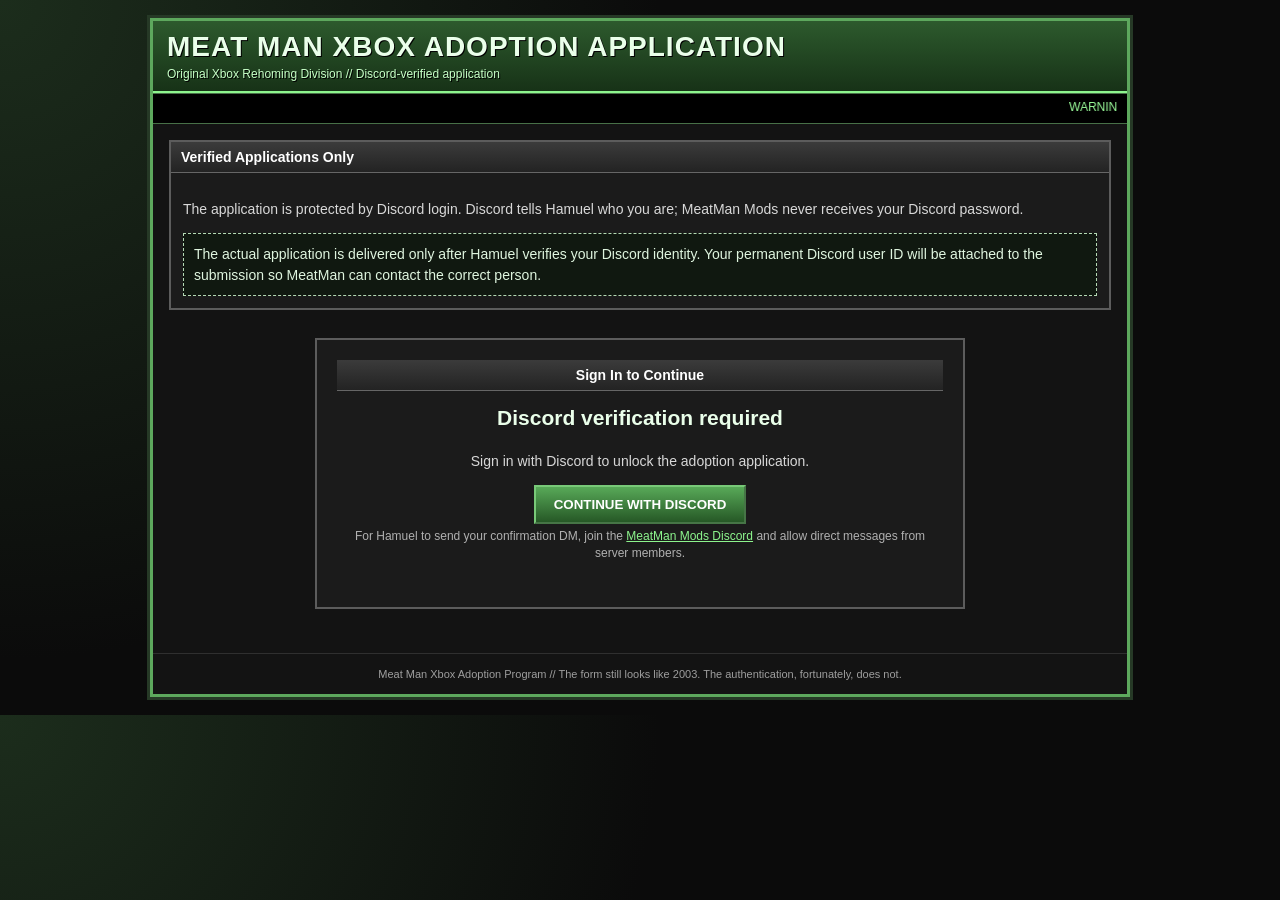
<file: adoption-application.html>
<!DOCTYPE html>
<html lang="en">
<head>
  <meta charset="UTF-8">
  <meta name="viewport" content="width=device-width, initial-scale=1.0">
  <title>Meat Man Xbox Adoption Application</title>
  <style>
    :root {
      color-scheme: dark;
      --green: #5da85d;
      --bright: #8df58d;
      --panel: #1b1b1b;
      --muted: #b0b0b0;
    }
    * { box-sizing: border-box; }
    body {
      margin: 0;
      padding: 0;
      background: #0b0b0b;
      color: #d8d8d8;
      font-family: Tahoma, Verdana, Arial, sans-serif;
      font-size: 14px;
      background-image: radial-gradient(circle at top left, #1c2d1c 0, #0b0b0b 45%);
    }
    a { color: var(--bright); }
    .hidden { display: none !important; }
    .page {
      max-width: 980px;
      margin: 18px auto;
      border: 3px solid var(--green);
      background: #131313;
      box-shadow: 0 0 0 3px #263926;
    }
    .topbar {
      background: linear-gradient(#2d5a2d, #173217);
      border-bottom: 2px solid var(--bright);
      padding: 10px 14px;
      color: #eaffea;
      text-shadow: 1px 1px 0 #000;
    }
    .topbar h1 {
      margin: 0;
      font-size: 28px;
      letter-spacing: 1px;
    }
    .subtitle {
      margin-top: 4px;
      font-size: 12px;
      color: #c7ffc7;
    }
    .marquee {
      background: #000;
      border-top: 1px solid #477047;
      border-bottom: 1px solid #477047;
      padding: 6px 10px;
      color: #9cff9c;
      font-size: 12px;
    }
    .content { padding: 16px; }
    .window {
      border: 2px solid #5c5c5c;
      margin-bottom: 16px;
      background: var(--panel);
    }
    .window-title {
      background: linear-gradient(#3b3b3b, #232323);
      color: #fff;
      padding: 7px 10px;
      font-weight: bold;
      border-bottom: 1px solid #666;
    }
    .window-body {
      padding: 12px;
      line-height: 1.45;
    }
    .auth-panel {
      max-width: 650px;
      margin: 28px auto;
      text-align: center;
      padding: 20px;
    }
    .auth-panel h2 { color: #eaffea; margin-top: 0; }
    .identity-row {
      display: flex;
      gap: 12px;
      align-items: center;
      justify-content: space-between;
      flex-wrap: wrap;
      margin-bottom: 16px;
      padding: 10px 12px;
      border: 1px solid #477047;
      background: #101810;
    }
    .identity-label {
      color: #c7ffc7;
      overflow-wrap: anywhere;
    }
    .warning {
      border: 1px dashed #b5d9b5;
      background: #101810;
      padding: 10px;
      color: #dff5df;
    }
    .notice {
      max-width: 650px;
      margin: 12px auto;
      padding: 10px;
      border: 1px solid #777;
      background: #171717;
      text-align: center;
    }
    .notice.error { border-color: #c45c5c; color: #ffc7c7; }
    .notice.success { border-color: var(--green); color: #c7ffc7; }
    table.form-table {
      width: 100%;
      border-collapse: collapse;
    }
    table.form-table td {
      padding: 8px;
      border-bottom: 1px solid #2f2f2f;
      vertical-align: top;
    }
    table.form-table td.label {
      width: 230px;
      color: #b8ddb8;
      font-weight: bold;
    }
    input[type="text"],
    input[type="email"],
    input[type="tel"],
    textarea,
    select {
      width: 100%;
      background: #0c0c0c;
      color: #d6ffd6;
      border: 1px solid #5b7f5b;
      padding: 8px;
      font: inherit;
    }
    textarea {
      min-height: 95px;
      resize: vertical;
    }
    .choice-group label,
    .checklist label {
      display: inline-block;
      margin-right: 14px;
      margin-bottom: 6px;
    }
    .small-note {
      color: var(--muted);
      font-size: 12px;
      margin-top: 4px;
    }
    .two-col {
      display: grid;
      grid-template-columns: 1fr 1fr;
      gap: 12px;
    }
    .hidden-honeypot {
      position: absolute !important;
      left: -5000px !important;
      width: 1px !important;
      height: 1px !important;
      overflow: hidden !important;
    }
    .button-row {
      text-align: center;
      padding: 8px 0 10px;
    }
    button, .button-link {
      display: inline-block;
      background: linear-gradient(#58a958, #265826);
      color: #fff;
      border: 2px outset #78c978;
      padding: 10px 18px;
      font-weight: bold;
      cursor: pointer;
      font-family: inherit;
      text-decoration: none;
    }
    button:hover, .button-link:hover { filter: brightness(1.08); }
    button:disabled { cursor: wait; opacity: .65; }
    .secondary {
      background: linear-gradient(#555, #292929);
      border-color: #777;
    }
    #form-status {
      text-align: center;
      padding: 0 18px 18px;
      min-height: 20px;
    }
    .footer {
      text-align: center;
      color: #9e9e9e;
      font-size: 11px;
      padding: 14px;
      border-top: 1px solid #2f2f2f;
    }
    .modal {
      position: fixed;
      inset: 0;
      background: rgba(0,0,0,.78);
      display: none;
      align-items: center;
      justify-content: center;
      padding: 20px;
      z-index: 9999;
    }
    .modal.open { display: flex; }
    .modal-card {
      width: min(92vw, 560px);
      background: #131313;
      border: 3px solid var(--green);
      box-shadow: 0 0 0 3px #263926, 0 18px 42px rgba(0,0,0,.6);
    }
    .modal-head {
      background: linear-gradient(#2d5a2d, #173217);
      border-bottom: 2px solid var(--bright);
      padding: 10px 14px;
      color: #eaffea;
      font-weight: bold;
    }
    .modal-body { padding: 16px; line-height: 1.5; }
    .modal-actions { padding: 0 16px 16px; text-align: center; }
    @media (max-width: 760px) {
      .page { margin: 8px; }
      .topbar h1 { font-size: 22px; }
      .two-col { grid-template-columns: 1fr; }
      table.form-table td,
      table.form-table td.label {
        display: block;
        width: 100%;
      }
    }
  </style>
</head>
<body>
  <main class="page"
        data-adoption-app
        data-gateway="https://meatman-ms-7b61.tail5ebf20.ts.net:10000">
    <header class="topbar">
      <h1>MEAT MAN XBOX ADOPTION APPLICATION</h1>
      <div class="subtitle">Original Xbox Rehoming Division // Discord-verified application</div>
    </header>

    <div class="marquee">
      <marquee behavior="scroll" direction="left" scrollamount="4">
        WARNING: Filling out this form does not mean you are getting an Xbox. It means MeatMan will read what you wrote and decide whether to respond.
      </marquee>
    </div>

    <div class="content">
      <section class="window">
        <div class="window-title">Verified Applications Only</div>
        <div class="window-body">
          <p>The application is protected by Discord login. Discord tells Hamuel who you are; MeatMan Mods never receives your Discord password.</p>
          <div class="warning">
            The actual application is delivered only after Hamuel verifies your Discord identity. Your permanent Discord user ID will be attached to the submission so MeatMan can contact the correct person.
          </div>
        </div>
      </section>

      <div id="gate-notice" class="notice hidden"></div>

      <section class="window auth-panel" id="signed-out">
        <div class="window-title">Sign In to Continue</div>
        <div class="window-body">
          <h2>Discord verification required</h2>
          <p>Sign in with Discord to unlock the adoption application.</p>
          <button id="discord-signin" type="button">CONTINUE WITH DISCORD</button>
          <p class="small-note">
            For Hamuel to send your confirmation DM, join the
            <a href="https://discord.gg/h7JqPmj8P" target="_blank" rel="noopener">MeatMan Mods Discord</a>
            and allow direct messages from server members.
          </p>
        </div>
      </section>

      <section class="window auth-panel hidden" id="application-loading">
        <div class="window-title">Contacting Hamuel</div>
        <div class="window-body">
          <p>Verifying your Discord session and loading the application…</p>
        </div>
      </section>

      <section class="identity-row hidden" id="signed-in">
        <div>
          <strong>Authenticated applicant</strong><br>
          <span class="identity-label" id="discord-identity"></span>
        </div>
        <button class="secondary" id="discord-signout" type="button">Sign out</button>
      </section>

      <section class="hidden" id="application-host"></section>
    </div>

    <footer class="footer">
      Meat Man Xbox Adoption Program // The form still looks like 2003. The authentication, fortunately, does not.
    </footer>
  </main>

  <div class="modal" id="success-modal" aria-hidden="true">
    <div class="modal-card">
      <div class="modal-head">Application Received</div>
      <div class="modal-body">
        <p>Your Discord-verified application was received.</p>
        <p>This is not an approval, reservation, or quote. MeatMan will review it and Hamuel will attempt to send you a confirmation DM.</p>
        <p>Reference: <strong id="submission-id">recorded</strong></p>
      </div>
      <div class="modal-actions">
        <button type="button" id="close-success-modal">Close</button>
      </div>
    </div>
  </div>

  <div class="modal" id="error-modal" aria-hidden="true">
    <div class="modal-card">
      <div class="modal-head">Submission Failed</div>
      <div class="modal-body">
        <p id="error-detail">The form did not go through.</p>
        <p>Correct the highlighted issue or try again shortly.</p>
      </div>
      <div class="modal-actions">
        <button type="button" id="close-error-modal">Close</button>
      </div>
    </div>
  </div>

  <script src="adoption-application.js"></script>
</body>
</html>
</file>
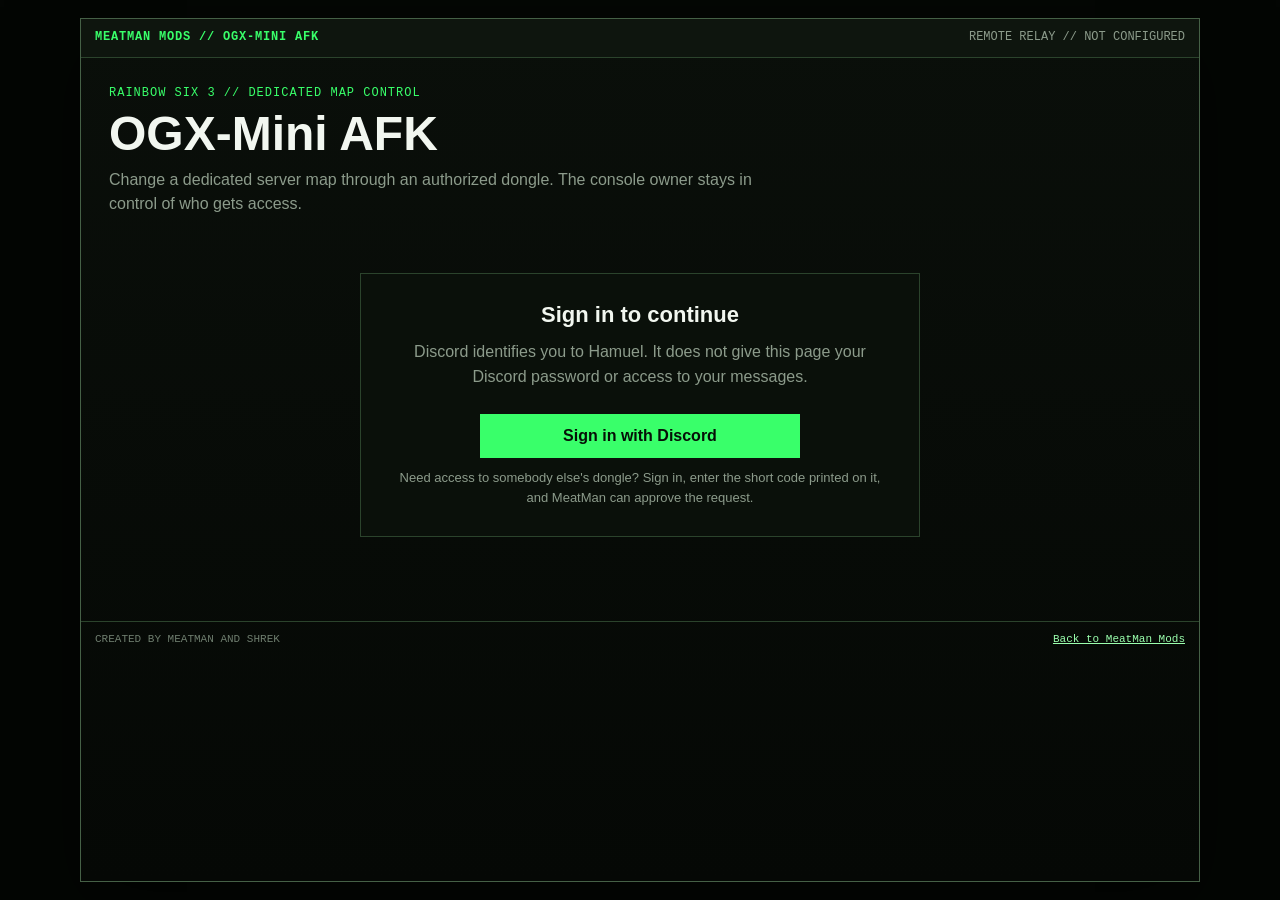
<file: afk.html>
<!doctype html>
<html lang="en">
<head>
  <meta charset="utf-8">
  <meta name="viewport" content="width=device-width, initial-scale=1">
  <meta name="description" content="Authorized remote map control for OGX-Mini AFK dongles.">
  <title>OGX-Mini AFK // MeatMan Mods</title>
  <link rel="icon" href="favicon.ico">
  <style>
    :root {
      --bg:#030603; --panel:#0a100a; --panel2:#0e160e; --line:#2b432c;
      --green:#39ff6a; --green2:#9affad; --text:#dce7d9; --muted:#8c9b8b;
      --amber:#ffbf35; --red:#ff665c; --blue:#67a8ff;
    }
    * { box-sizing:border-box; }
    html,body { margin:0; min-height:100%; background:var(--bg); color:var(--text); font-family:Arial,Helvetica,sans-serif; }
    body { padding:18px; font-size:16px; }
    button,input,select { font:inherit; }
    button,a { -webkit-tap-highlight-color:transparent; }
    a { color:var(--green2); }
    button:focus-visible,input:focus-visible,select:focus-visible,a:focus-visible { outline:2px solid var(--green); outline-offset:3px; }
    .shell { width:min(1120px,100%); min-height:calc(100vh - 36px); margin:auto; border:1px solid #456046; background:linear-gradient(180deg,#0a0f0a,#050805); box-shadow:0 24px 70px rgba(0,0,0,.52); }
    .system-bar { display:flex; justify-content:space-between; gap:16px; align-items:center; padding:11px 14px; border-bottom:1px solid var(--line); background:#0e150e; font:12px/1.3 Consolas,'Courier New',monospace; }
    .brand { color:var(--green); font-weight:700; letter-spacing:.8px; }
    .meta { color:var(--muted); text-align:right; }
    main { padding:28px; }
    .topline { display:flex; justify-content:space-between; gap:20px; align-items:flex-start; margin-bottom:22px; }
    .eyebrow { color:var(--green); font:12px/1.3 Consolas,'Courier New',monospace; letter-spacing:1px; text-transform:uppercase; margin-bottom:8px; }
    h1,h2,h3,p { margin-top:0; }
    h1 { margin-bottom:8px; font-size:clamp(30px,5vw,48px); line-height:1.05; color:#f2f7f0; }
    h2 { font-size:22px; margin-bottom:12px; color:#f2f7f0; }
    h3 { font-size:16px; margin-bottom:8px; color:var(--green2); }
    p { line-height:1.55; }
    .subhead { color:var(--muted); margin:0; max-width:680px; }
    .panel { border:1px solid var(--line); background:var(--panel); padding:18px; }
    .hidden { display:none !important; }
    .btn { min-height:44px; border:1px solid #4d7450; background:#132013; color:var(--green2); padding:10px 14px; font-weight:700; cursor:pointer; text-decoration:none; display:inline-flex; align-items:center; justify-content:center; gap:8px; }
    .btn:hover:not(:disabled) { background:#1a2a1b; border-color:#6a9b6d; }
    .btn.primary { color:#061007; background:var(--green); border-color:var(--green); }
    .btn.primary:hover:not(:disabled) { background:#8dffa4; }
    .btn.secondary { color:var(--text); background:#0b110b; border-color:#394c39; }
    .btn.danger { color:#ffd1cc; border-color:#7d3934; background:#1d0d0c; }
    .btn:disabled { opacity:.42; cursor:not-allowed; }
    .identity { display:flex; gap:9px; align-items:center; flex-wrap:wrap; }
    .user-chip { border:1px solid #334b34; background:#0a110a; padding:9px 11px; color:#c8d6c5; font:13px/1.2 Consolas,'Courier New',monospace; }
    .signin { max-width:560px; margin:56px auto; text-align:center; padding:28px; }
    .signin p { color:var(--muted); }
    .signin .btn { margin-top:8px; width:min(320px,100%); }
    .dashboard { display:grid; grid-template-columns:300px minmax(0,1fr); gap:16px; }
    .sidebar { display:flex; flex-direction:column; gap:14px; }
    .status-row { display:grid; grid-template-columns:auto 1fr; gap:8px 12px; font-size:14px; }
    .status-row dt { color:var(--muted); }
    .status-row dd { margin:0; text-align:right; overflow-wrap:anywhere; }
    .dot { display:inline-block; width:9px; height:9px; border-radius:50%; background:var(--red); margin-right:7px; }
    .dot.online { background:var(--green); box-shadow:0 0 9px rgba(57,255,106,.55); }
    label { display:block; color:#b9c8b6; font-weight:700; margin-bottom:7px; }
    select,input { width:100%; min-height:44px; border:1px solid #3b573c; background:#070b07; color:var(--text); padding:10px; }
    .request-form { display:flex; gap:8px; }
    .request-form input { flex:1; }
    .instruction { margin:0 0 16px; padding:12px 14px; border-left:3px solid var(--amber); background:#171207; color:#e7d29b; line-height:1.5; }
    .map-grid { display:grid; grid-template-columns:repeat(3,minmax(0,1fr)); gap:9px; }
    .map { position:relative; min-height:64px; border:1px solid #385339; background:#0c140c; color:#d8e5d5; padding:10px 12px; text-align:left; cursor:pointer; }
    .map:hover:not(:disabled) { border-color:#638c65; background:#132013; }
    .map.current { color:#061007; background:var(--green); border-color:var(--green); cursor:default; }
    .map.selected { color:#1c1400; background:var(--amber); border-color:var(--amber); }
    .map strong { display:block; font-size:15px; }
    .map small { display:block; margin-top:5px; color:inherit; opacity:.76; font:11px/1.2 Consolas,'Courier New',monospace; text-transform:uppercase; }
    .action-tray { display:flex; gap:9px; flex-wrap:wrap; align-items:center; margin-top:16px; padding-top:16px; border-top:1px solid #253826; }
    .action-tray .primary { flex:1; min-width:220px; }
    .mode-note { color:var(--muted); font-size:13px; margin:10px 0 0; }
    .notice { margin-bottom:16px; padding:12px 14px; border:1px solid #39543a; background:#0c150d; color:#c7d8c4; line-height:1.45; }
    .notice.error { border-color:#743d38; background:#1b0d0c; color:#ffc4bf; }
    .notice.success { border-color:#438148; color:#b8ffc5; }
    .notice.busy { border-color:#735b23; color:#ffe2a0; }
    .empty { text-align:center; padding:36px 18px; color:var(--muted); }
    footer { display:flex; justify-content:space-between; gap:12px; padding:10px 14px; border-top:1px solid var(--line); color:#6e7d6e; font:11px/1.3 Consolas,'Courier New',monospace; }
    @media(max-width:820px) {
      body { padding:0; }
      .shell { min-height:100vh; border-left:0; border-right:0; }
      main { padding:22px 16px; }
      .topline { flex-direction:column; }
      .dashboard { grid-template-columns:1fr; }
      .map-grid { grid-template-columns:repeat(2,minmax(0,1fr)); }
      .identity { width:100%; }
    }
    @media(max-width:460px) {
      .system-bar,footer { flex-direction:column; align-items:flex-start; }
      .meta { text-align:left; }
      .map-grid { grid-template-columns:1fr; }
      .request-form { flex-direction:column; }
    }
  </style>
</head>
<body>
  <div class="shell" data-ogx-afk-app data-gateway="">
    <div class="system-bar">
      <span class="brand">MEATMAN MODS // OGX-MINI AFK</span>
      <span class="meta" id="relay-status">REMOTE RELAY // CHECKING</span>
    </div>
    <main>
      <div class="topline">
        <div>
          <div class="eyebrow">Rainbow Six 3 // Dedicated Map Control</div>
          <h1>OGX-Mini AFK</h1>
          <p class="subhead">Change a dedicated server map through an authorized dongle. The console owner stays in control of who gets access.</p>
        </div>
        <div class="identity hidden" id="identity">
          <span class="user-chip" id="username">DISCORD USER</span>
          <button class="btn secondary" id="signout" type="button">Sign out</button>
        </div>
      </div>

      <section class="signin panel" id="signed-out">
        <h2>Sign in to continue</h2>
        <p>Discord identifies you to Hamuel. It does not give this page your Discord password or access to your messages.</p>
        <button class="btn primary" id="signin" type="button">Sign in with Discord</button>
        <p class="mode-note">Need access to somebody else's dongle? Sign in, enter the short code printed on it, and MeatMan can approve the request.</p>
      </section>

      <section class="hidden" id="signed-in">
        <div id="notice" class="notice hidden" role="status" aria-live="polite"></div>
        <div class="dashboard">
          <aside class="sidebar">
            <div class="panel">
              <label for="device-select">Dongle</label>
              <select id="device-select"></select>
              <dl class="status-row">
                <dt>Connection</dt><dd id="device-online"><span class="dot"></span>Offline</dd>
                <dt>Remote control</dt><dd id="remote-enabled">Unknown</dd>
                <dt>Firmware</dt><dd id="firmware-version">Unknown</dd>
                <dt>Last report</dt><dd id="last-seen">Never</dd>
              </dl>
            </div>
            <div class="panel">
              <h3>Request access</h3>
              <p class="mode-note">Enter the code printed on a dongle. Hamuel will send MeatMan an approval request.</p>
              <form class="request-form" id="request-form">
                <input id="request-code" maxlength="16" placeholder="AFK-004" aria-label="Dongle code">
                <button class="btn secondary" type="submit">Request</button>
              </form>
            </div>
          </aside>

          <section class="panel">
            <p class="instruction"><strong>Before changing maps:</strong> the saved order must match the Xbox map list exactly, and the in-game cursor must be on <strong>Statistics</strong>.</p>
            <div id="map-empty" class="empty">Choose an authorized dongle to load its maps.</div>
            <div id="map-controls" class="hidden">
              <div class="map-grid" id="map-grid" aria-label="Rainbow Six 3 map list"></div>
              <div class="action-tray">
                <button class="btn primary" id="change-map" type="button" disabled>Select a map</button>
                <button class="btn secondary" id="correct-current" type="button">Correct current map</button>
              </div>
              <p class="mode-note" id="mode-note">Current map is green. Choose another map, then press Change Map. There is no extra confirmation popup.</p>
            </div>
          </section>
        </div>
      </section>
    </main>
    <footer><span>CREATED BY MEATMAN AND SHREK</span><a href="index.html">Back to MeatMan Mods</a></footer>
  </div>
  <script src="afk-site.js"></script>
</body>
</html>
</file>
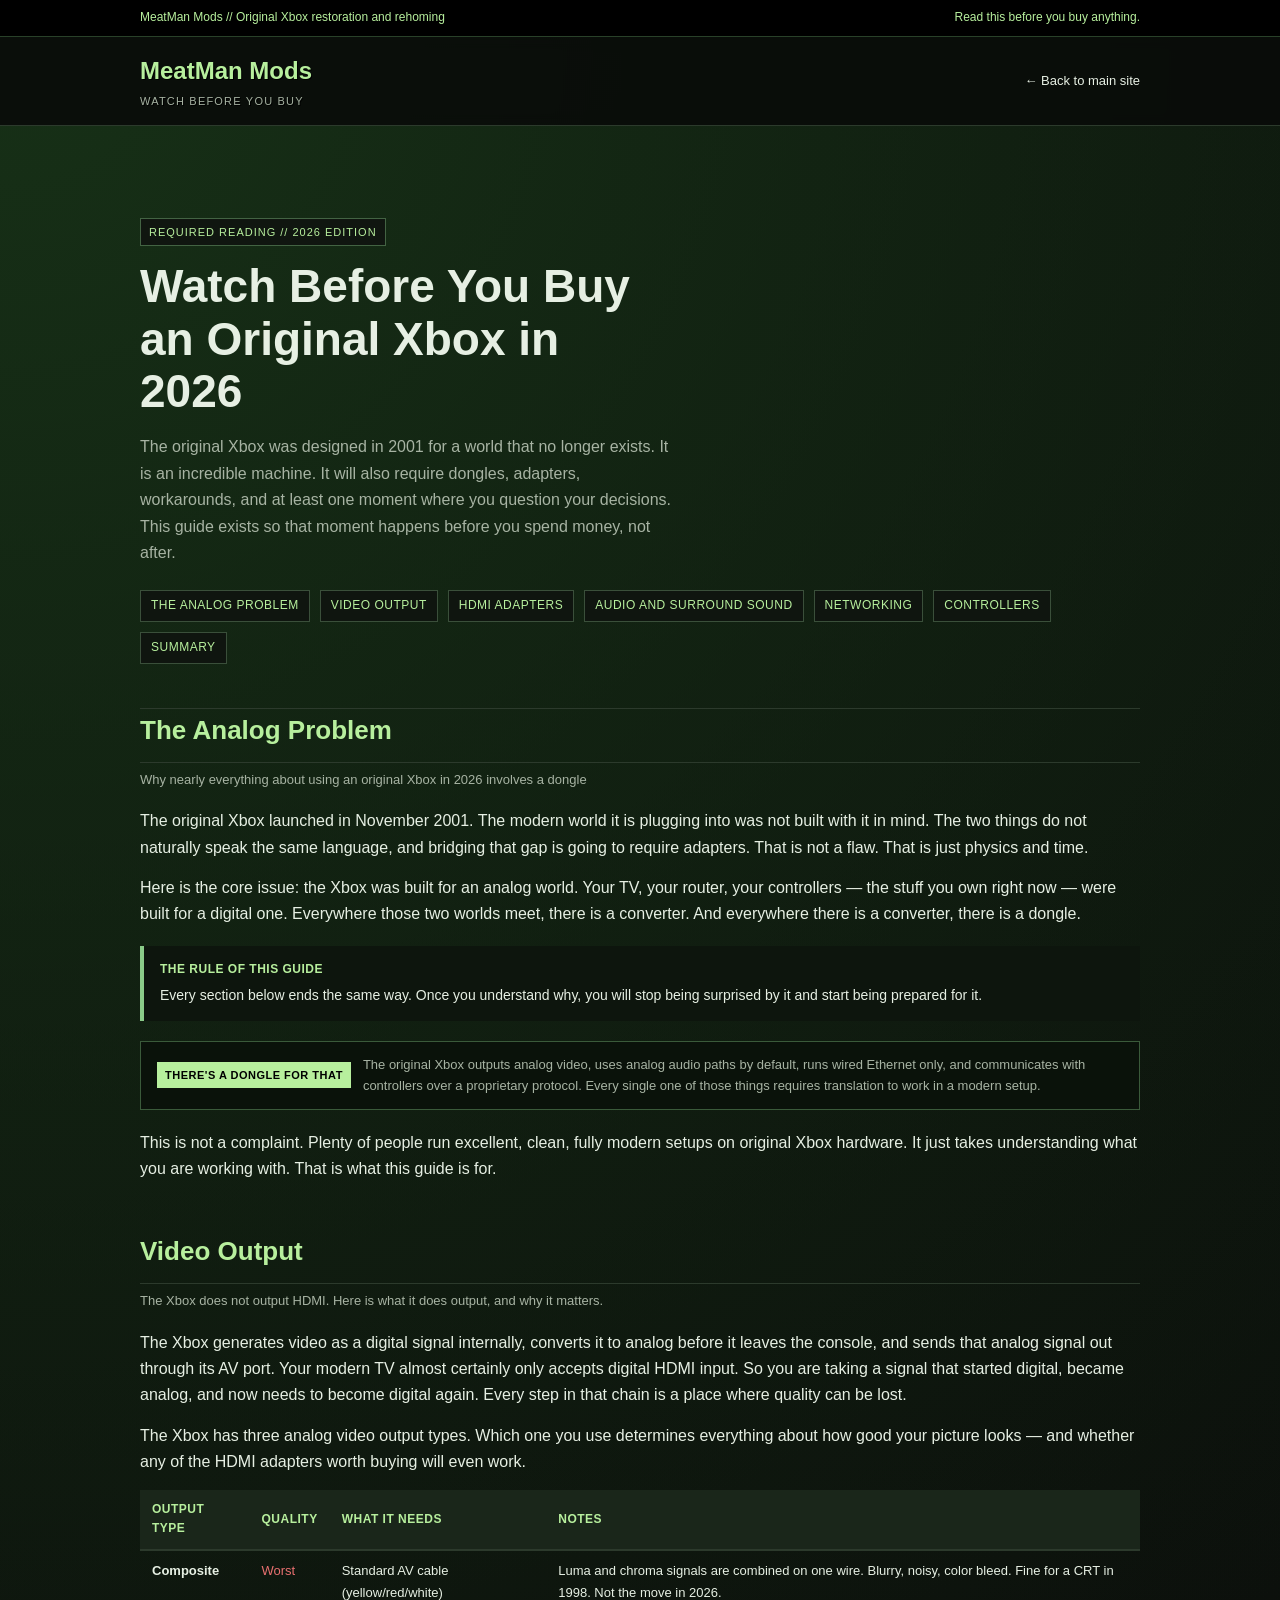
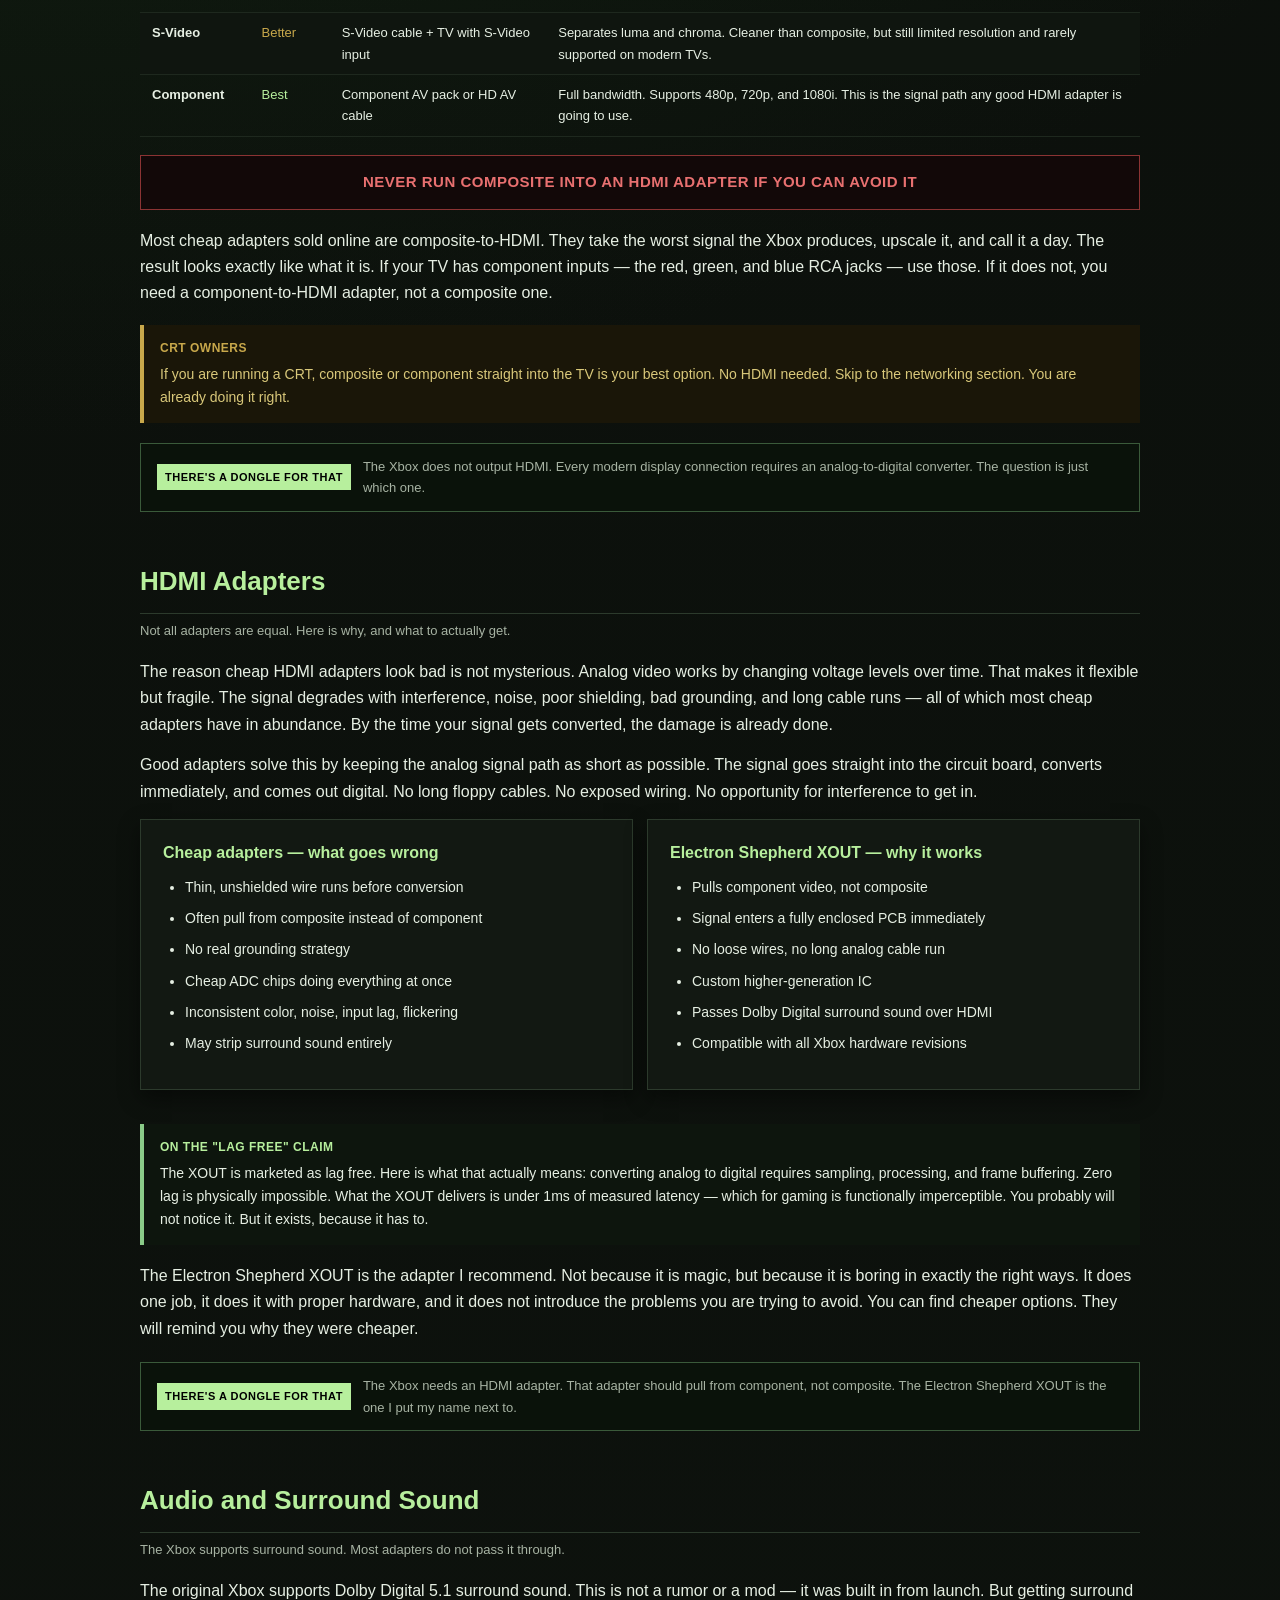
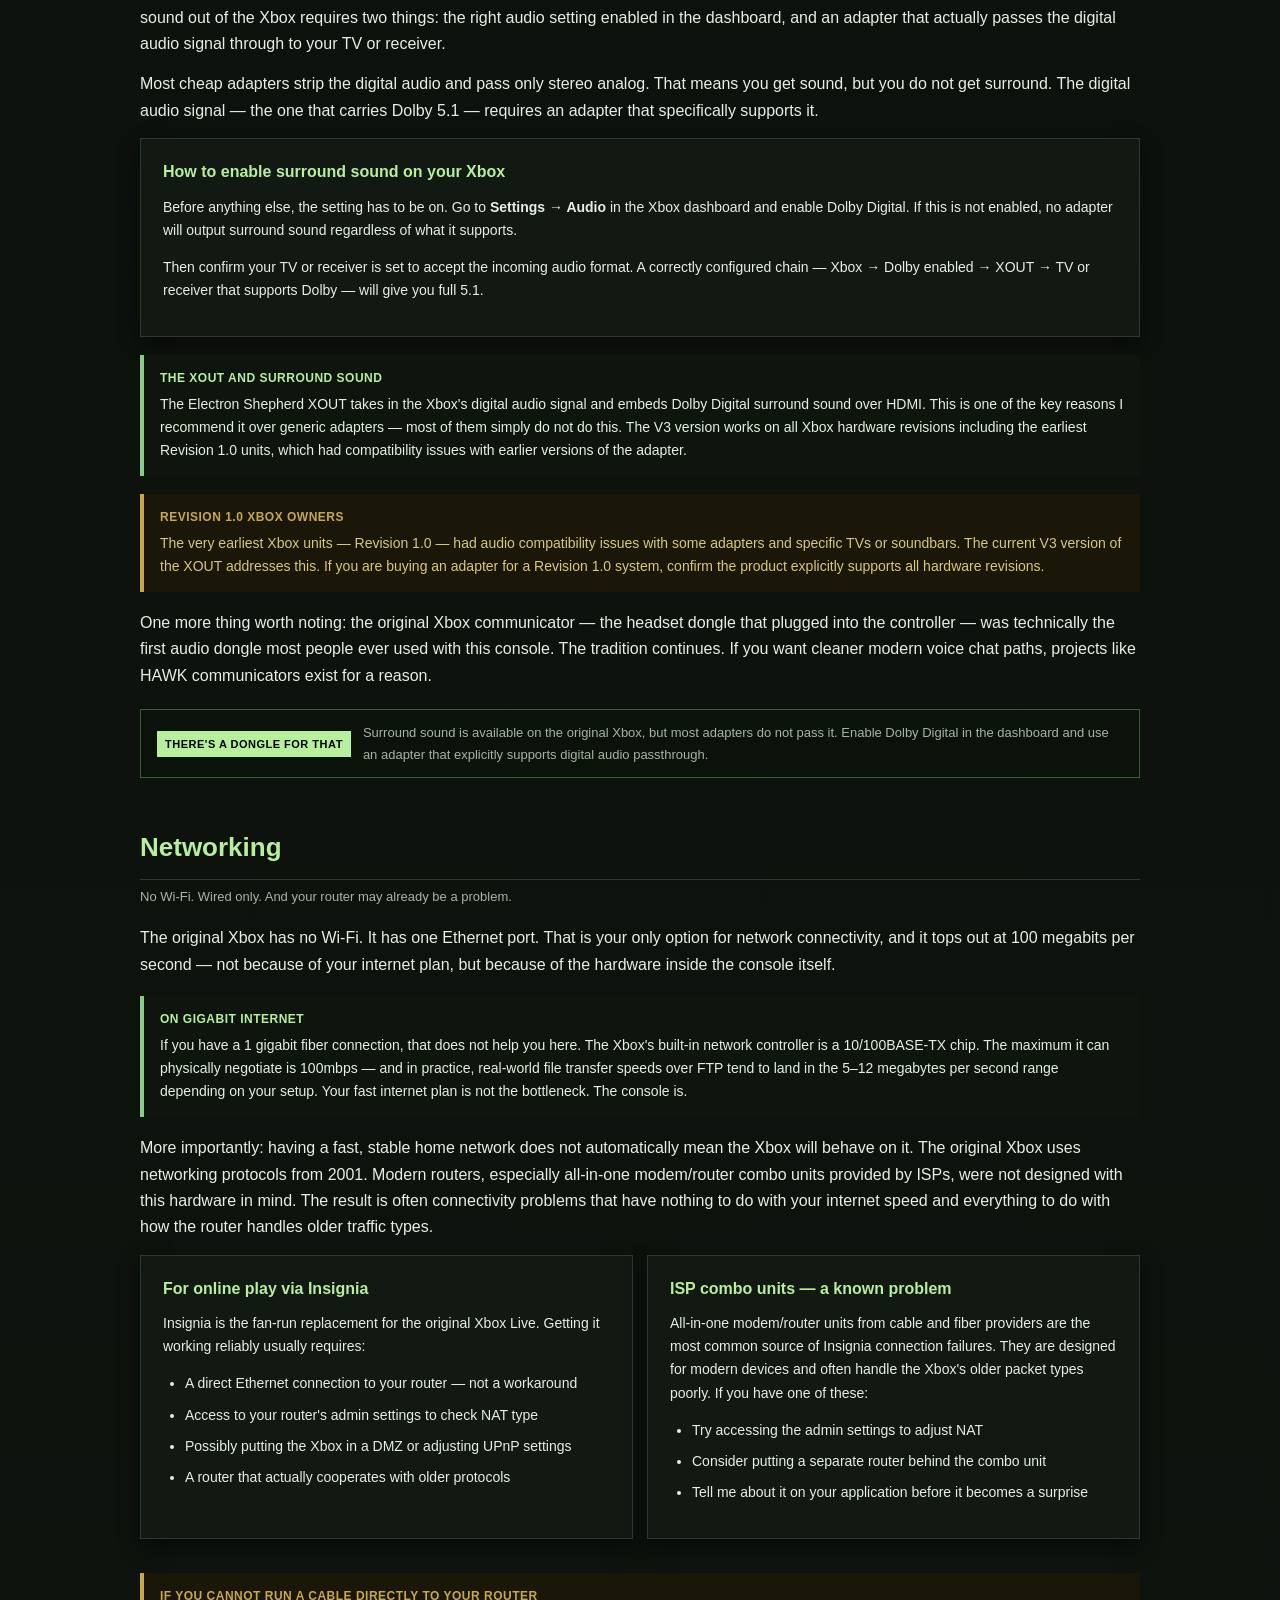
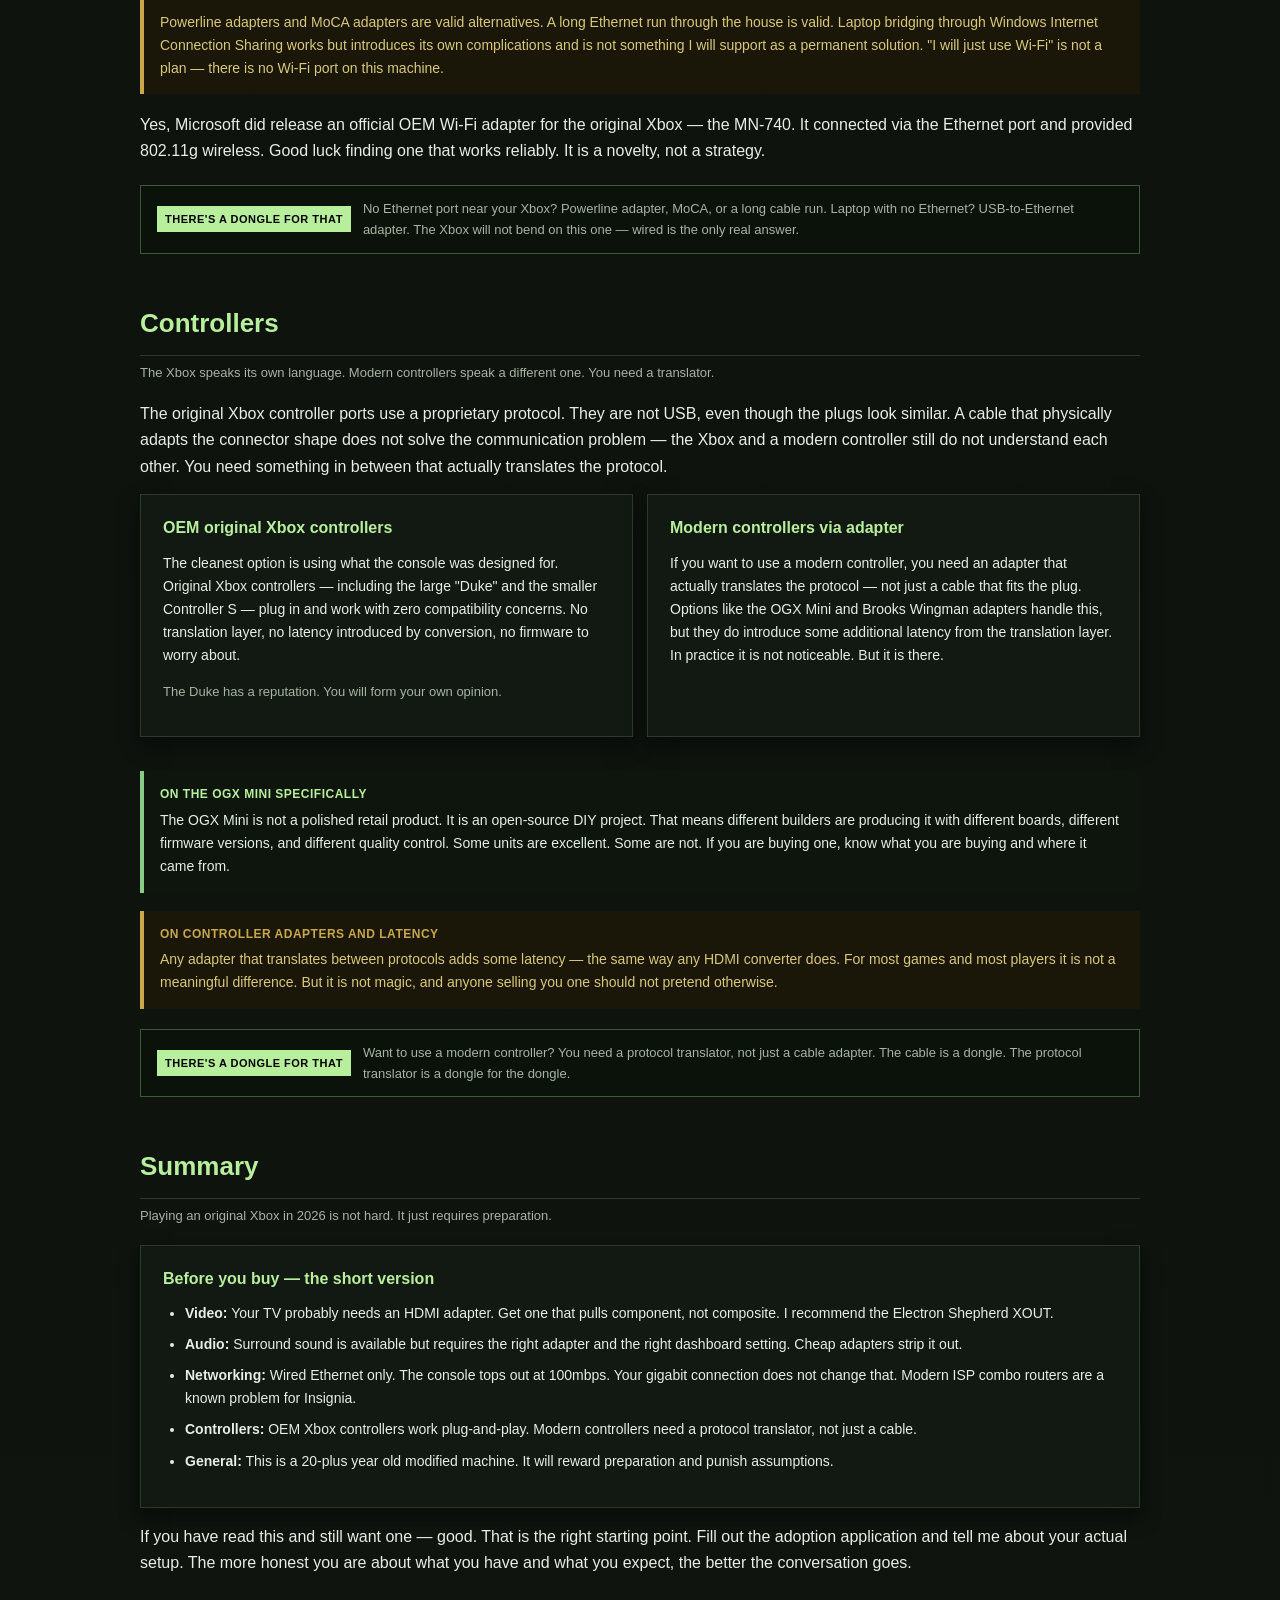
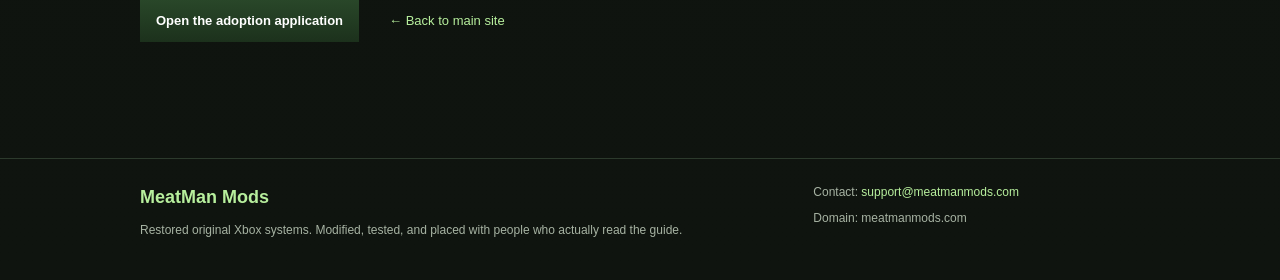
<file: buying-guide.html>
<!DOCTYPE html>
<html lang="en">
<head>
  <!--
    ============================================================
    MEATMAN MODS — BUYING GUIDE PAGE
    ============================================================
    Save this file as: buying-guide.html
    Link to it from index.html by replacing any guide href="#"
    with href="buying-guide.html"

    WHAT TO EDIT:
    - Any visible text — sections, paragraphs, lists, callouts
    - The <title> tag if you want a different browser tab name

    LEAVE ALONE:
    - The <style> block — matches the main site CSS
    - Section id values — used for the in-page nav links at the top
    ============================================================
  -->
  <meta charset="UTF-8" />
  <meta name="viewport" content="width=device-width, initial-scale=1.0" />
  <title>Watch Before You Buy — MeatMan Mods</title>
  <meta name="description" content="Everything you need to know before buying an original Xbox in 2026. Video, audio, networking, controllers, and why there is a dongle for all of it." />

  <style>
    /* Site-wide color variables — matches index.html */
    :root {
      --bg: #0b0f0b;
      --panel: #121812;
      --panel-2: #181f18;
      --line: #2c3a2c;
      --green: #8acb88;
      --green-bright: #b7ef9d;
      --text: #e6efe3;
      --muted: #a7b3a3;
      --shadow: rgba(0,0,0,0.45);
      --max: 1000px;
      --warn: #c8a84b;
      --warn-bg: #1a1608;
    }

    * { box-sizing: border-box; }
    html { scroll-behavior: smooth; }

    body {
      margin: 0;
      font-family: Verdana, Tahoma, Arial, sans-serif;
      background:
        radial-gradient(circle at top left, #173117 0%, transparent 30%),
        linear-gradient(180deg, #0b0f0b 0%, #0f140f 100%);
      color: var(--text);
      line-height: 1.65;
    }

    a { color: var(--green-bright); text-decoration: none; }
    a:hover { text-decoration: underline; }

    .wrap {
      width: min(calc(100% - 32px), var(--max));
      margin: 0 auto;
    }

    /* ── TOP STRIP ── */
    .top-strip {
      background: #000;
      color: var(--green-bright);
      border-bottom: 1px solid #294129;
      font-size: 12px;
      padding: 8px 0;
    }
    .top-strip .wrap {
      display: flex;
      justify-content: space-between;
      gap: 16px;
      flex-wrap: wrap;
    }

    /* ── STICKY HEADER ── */
    header {
      border-bottom: 1px solid var(--line);
      background: rgba(9,12,9,0.9);
      backdrop-filter: blur(6px);
      position: sticky;
      top: 0;
      z-index: 50;
    }
    .nav {
      display: flex;
      align-items: center;
      justify-content: space-between;
      gap: 20px;
      padding: 14px 0;
      flex-wrap: wrap;
    }
    .brand {
      font-size: 24px;
      font-weight: 700;
      color: var(--green-bright);
      text-shadow: 1px 1px 0 #000;
    }
    .brand small {
      display: block;
      font-size: 11px;
      color: var(--muted);
      font-weight: 400;
      letter-spacing: 1.2px;
      text-transform: uppercase;
      margin-top: 2px;
    }
    nav a {
      color: var(--text);
      font-size: 13px;
    }

    /* ── PAGE HERO ── */
    .page-hero {
      padding: 56px 0 36px;
      border-bottom: 1px solid var(--line);
    }
    .eyebrow {
      display: inline-block;
      padding: 4px 8px;
      border: 1px solid #436343;
      background: #101610;
      color: var(--green-bright);
      font-size: 11px;
      text-transform: uppercase;
      letter-spacing: 1px;
      margin-bottom: 14px;
    }
    h1 {
      font-size: clamp(28px, 5vw, 46px);
      line-height: 1.15;
      margin: 0 0 16px;
      max-width: 20ch;
    }
    .hero-sub {
      font-size: 16px;
      color: var(--muted);
      max-width: 60ch;
      margin: 0 0 24px;
    }

    /* ── IN-PAGE NAV (JUMP LINKS) ── */
    .jump-nav {
      display: flex;
      flex-wrap: wrap;
      gap: 10px;
      margin-bottom: 8px;
    }
    .jump-nav a {
      font-size: 12px;
      padding: 5px 10px;
      border: 1px solid #3a4f3a;
      background: #0f150f;
      color: var(--green-bright);
      text-transform: uppercase;
      letter-spacing: 0.5px;
    }
    .jump-nav a:hover {
      background: #1a2a1a;
      text-decoration: none;
    }

    /* ── MAIN LAYOUT ── */
    main {
      padding: 36px 0 60px;
    }

    /* ── GUIDE SECTIONS ── */
    .guide-section {
      margin-bottom: 48px;
      scroll-margin-top: 80px;
    }
    .guide-section h2 {
      font-size: clamp(20px, 3vw, 26px);
      color: var(--green-bright);
      margin: 0 0 6px;
      border-bottom: 1px solid var(--line);
      padding-bottom: 10px;
    }
    .guide-section .section-sub {
      color: var(--muted);
      font-size: 13px;
      margin: 0 0 18px;
    }
    .guide-section p {
      margin: 0 0 14px;
    }
    .guide-section ul, .guide-section ol {
      margin: 0 0 14px 22px;
      padding: 0;
    }
    .guide-section li {
      margin-bottom: 8px;
    }

    /* ── PANELS ── */
    .panel {
      background: var(--panel);
      border: 1px solid var(--line);
      padding: 20px 22px;
      box-shadow: 0 8px 20px var(--shadow);
      margin-bottom: 16px;
    }
    .panel h3 {
      font-size: 16px;
      color: var(--green-bright);
      margin: 0 0 10px;
    }
    .panel p, .panel li { font-size: 14px; }

    /* Two-column panel grid */
    .panel-grid {
      display: grid;
      grid-template-columns: 1fr 1fr;
      gap: 14px;
      margin-bottom: 16px;
    }

    /* ── CALLOUT BOXES ── */
    /* Green info callout */
    .callout {
      border-left: 4px solid var(--green);
      background: #0d150d;
      padding: 14px 16px;
      margin: 18px 0;
      font-size: 14px;
    }
    .callout strong {
      display: block;
      color: var(--green-bright);
      margin-bottom: 4px;
      font-size: 12px;
      text-transform: uppercase;
      letter-spacing: 0.5px;
    }

    /* Yellow warning callout */
    .warning {
      border-left: 4px solid var(--warn);
      background: var(--warn-bg);
      padding: 14px 16px;
      margin: 18px 0;
      font-size: 14px;
      color: #d9c87a;
    }
    .warning strong {
      display: block;
      color: var(--warn);
      margin-bottom: 4px;
      font-size: 12px;
      text-transform: uppercase;
      letter-spacing: 0.5px;
    }

    /* Red hard rule callout */
    .hard-rule {
      border: 1px solid #8b3333;
      background: #120808;
      padding: 14px 18px;
      margin: 18px 0;
      text-align: center;
      font-size: 15px;
      font-weight: bold;
      color: #e87070;
      letter-spacing: 0.5px;
    }

    /* ── COMPARISON TABLE ── */
    .compare-table {
      width: 100%;
      border-collapse: collapse;
      font-size: 13px;
      margin-bottom: 18px;
    }
    .compare-table th {
      background: #1a261a;
      color: var(--green-bright);
      padding: 10px 12px;
      text-align: left;
      border-bottom: 2px solid var(--line);
      font-size: 12px;
      text-transform: uppercase;
      letter-spacing: 0.5px;
    }
    .compare-table td {
      padding: 9px 12px;
      border-bottom: 1px solid #1e281e;
      vertical-align: top;
    }
    .compare-table tr:nth-child(even) td {
      background: #0f150f;
    }
    .compare-table .good { color: var(--green-bright); }
    .compare-table .bad  { color: #e87070; }
    .compare-table .mid  { color: var(--warn); }

    /* ── DONGLE RULE STAMP ── */
    .dongle-rule {
      display: flex;
      align-items: center;
      gap: 12px;
      background: #0a120a;
      border: 1px solid #3a5a3a;
      padding: 12px 16px;
      margin: 20px 0;
      font-size: 13px;
      color: var(--muted);
    }
    .dongle-badge {
      flex-shrink: 0;
      background: var(--green-bright);
      color: #000;
      font-weight: bold;
      font-size: 11px;
      padding: 4px 8px;
      text-transform: uppercase;
      letter-spacing: 0.5px;
      white-space: nowrap;
    }

    /* ── BACK LINK ── */
    .back-link {
      margin-bottom: 28px;
      font-size: 13px;
    }

    /* ── FOOTER ── */
    footer {
      border-top: 1px solid var(--line);
      padding: 24px 0 40px;
      color: var(--muted);
      font-size: 12px;
    }
    .footer-grid {
      display: grid;
      grid-template-columns: 2fr 1fr;
      gap: 20px;
    }

    @media (max-width: 700px) {
      .panel-grid { grid-template-columns: 1fr; }
      .footer-grid { grid-template-columns: 1fr; }
    }
  </style>
</head>
<body>

  <!-- TOP STRIP — edit either line of text -->
  <div class="top-strip">
    <div class="wrap">
      <div>MeatMan Mods // Original Xbox restoration and rehoming</div>
      <div>Read this before you buy anything.</div>
    </div>
  </div>

  <!-- HEADER — links back to main site sections -->
  <header>
    <div class="wrap nav">
      <a href="index.html" style="text-decoration:none;">
        <div class="brand">
          MeatMan Mods
          <small>Watch before you buy</small>
        </div>
      </a>
      <nav>
        <a href="index.html">← Back to main site</a>
      </nav>
    </div>
  </header>

  <main>
    <div class="wrap">

      <!-- ── PAGE HERO ── -->
      <div class="page-hero">
        <div class="eyebrow">Required Reading // 2026 Edition</div>
        <h1>Watch Before You Buy an Original Xbox in 2026</h1>
        <p class="hero-sub">
          The original Xbox was designed in 2001 for a world that no longer exists. It is an incredible machine. It will also require dongles, adapters, workarounds, and at least one moment where you question your decisions. This guide exists so that moment happens before you spend money, not after.
        </p>

        <!-- IN-PAGE JUMP LINKS -->
        <div class="jump-nav">
          <a href="#analog">The Analog Problem</a>
          <a href="#video">Video Output</a>
          <a href="#hdmi">HDMI Adapters</a>
          <a href="#audio">Audio and Surround Sound</a>
          <a href="#networking">Networking</a>
          <a href="#controllers">Controllers</a>
          <a href="#summary">Summary</a>
        </div>
      </div>

      <!-- ══════════════════════════════════════════
           SECTION 1: THE ANALOG PROBLEM
      ══════════════════════════════════════════ -->
      <div class="guide-section" id="analog">
        <h2>The Analog Problem</h2>
        <p class="section-sub">Why nearly everything about using an original Xbox in 2026 involves a dongle</p>

        <p>
          The original Xbox launched in November 2001. The modern world it is plugging into was not built with it in mind. The two things do not naturally speak the same language, and bridging that gap is going to require adapters. That is not a flaw. That is just physics and time.
        </p>

        <p>
          Here is the core issue: the Xbox was built for an analog world. Your TV, your router, your controllers — the stuff you own right now — were built for a digital one. Everywhere those two worlds meet, there is a converter. And everywhere there is a converter, there is a dongle.
        </p>

        <div class="callout">
          <strong>The rule of this guide</strong>
          Every section below ends the same way. Once you understand why, you will stop being surprised by it and start being prepared for it.
        </div>

        <div class="dongle-rule">
          <span class="dongle-badge">There's a dongle for that</span>
          <span>The original Xbox outputs analog video, uses analog audio paths by default, runs wired Ethernet only, and communicates with controllers over a proprietary protocol. Every single one of those things requires translation to work in a modern setup.</span>
        </div>

        <p>
          This is not a complaint. Plenty of people run excellent, clean, fully modern setups on original Xbox hardware. It just takes understanding what you are working with. That is what this guide is for.
        </p>
      </div>

      <!-- ══════════════════════════════════════════
           SECTION 2: VIDEO OUTPUT
      ══════════════════════════════════════════ -->
      <div class="guide-section" id="video">
        <h2>Video Output</h2>
        <p class="section-sub">The Xbox does not output HDMI. Here is what it does output, and why it matters.</p>

        <p>
          The Xbox generates video as a digital signal internally, converts it to analog before it leaves the console, and sends that analog signal out through its AV port. Your modern TV almost certainly only accepts digital HDMI input. So you are taking a signal that started digital, became analog, and now needs to become digital again. Every step in that chain is a place where quality can be lost.
        </p>

        <p>
          The Xbox has three analog video output types. Which one you use determines everything about how good your picture looks — and whether any of the HDMI adapters worth buying will even work.
        </p>

        <table class="compare-table">
          <thead>
            <tr>
              <th>Output Type</th>
              <th>Quality</th>
              <th>What it needs</th>
              <th>Notes</th>
            </tr>
          </thead>
          <tbody>
            <tr>
              <td><strong>Composite</strong></td>
              <td class="bad">Worst</td>
              <td>Standard AV cable (yellow/red/white)</td>
              <td>Luma and chroma signals are combined on one wire. Blurry, noisy, color bleed. Fine for a CRT in 1998. Not the move in 2026.</td>
            </tr>
            <tr>
              <td><strong>S-Video</strong></td>
              <td class="mid">Better</td>
              <td>S-Video cable + TV with S-Video input</td>
              <td>Separates luma and chroma. Cleaner than composite, but still limited resolution and rarely supported on modern TVs.</td>
            </tr>
            <tr>
              <td><strong>Component</strong></td>
              <td class="good">Best</td>
              <td>Component AV pack or HD AV cable</td>
              <td>Full bandwidth. Supports 480p, 720p, and 1080i. This is the signal path any good HDMI adapter is going to use.</td>
            </tr>
          </tbody>
        </table>

        <div class="hard-rule">
          NEVER RUN COMPOSITE INTO AN HDMI ADAPTER IF YOU CAN AVOID IT
        </div>

        <p>
          Most cheap adapters sold online are composite-to-HDMI. They take the worst signal the Xbox produces, upscale it, and call it a day. The result looks exactly like what it is. If your TV has component inputs — the red, green, and blue RCA jacks — use those. If it does not, you need a component-to-HDMI adapter, not a composite one.
        </p>

        <div class="warning">
          <strong>CRT owners</strong>
          If you are running a CRT, composite or component straight into the TV is your best option. No HDMI needed. Skip to the networking section. You are already doing it right.
        </div>

        <div class="dongle-rule">
          <span class="dongle-badge">There's a dongle for that</span>
          <span>The Xbox does not output HDMI. Every modern display connection requires an analog-to-digital converter. The question is just which one.</span>
        </div>
      </div>

      <!-- ══════════════════════════════════════════
           SECTION 3: HDMI ADAPTERS
      ══════════════════════════════════════════ -->
      <div class="guide-section" id="hdmi">
        <h2>HDMI Adapters</h2>
        <p class="section-sub">Not all adapters are equal. Here is why, and what to actually get.</p>

        <p>
          The reason cheap HDMI adapters look bad is not mysterious. Analog video works by changing voltage levels over time. That makes it flexible but fragile. The signal degrades with interference, noise, poor shielding, bad grounding, and long cable runs — all of which most cheap adapters have in abundance. By the time your signal gets converted, the damage is already done.
        </p>

        <p>
          Good adapters solve this by keeping the analog signal path as short as possible. The signal goes straight into the circuit board, converts immediately, and comes out digital. No long floppy cables. No exposed wiring. No opportunity for interference to get in.
        </p>

        <div class="panel-grid">
          <div class="panel">
            <h3>Cheap adapters — what goes wrong</h3>
            <ul>
              <li>Thin, unshielded wire runs before conversion</li>
              <li>Often pull from composite instead of component</li>
              <li>No real grounding strategy</li>
              <li>Cheap ADC chips doing everything at once</li>
              <li>Inconsistent color, noise, input lag, flickering</li>
              <li>May strip surround sound entirely</li>
            </ul>
          </div>
          <div class="panel">
            <h3>Electron Shepherd XOUT — why it works</h3>
            <ul>
              <li>Pulls component video, not composite</li>
              <li>Signal enters a fully enclosed PCB immediately</li>
              <li>No loose wires, no long analog cable run</li>
              <li>Custom higher-generation IC</li>
              <li>Passes Dolby Digital surround sound over HDMI</li>
              <li>Compatible with all Xbox hardware revisions</li>
            </ul>
          </div>
        </div>

        <div class="callout">
          <strong>On the "lag free" claim</strong>
          The XOUT is marketed as lag free. Here is what that actually means: converting analog to digital requires sampling, processing, and frame buffering. Zero lag is physically impossible. What the XOUT delivers is under 1ms of measured latency — which for gaming is functionally imperceptible. You probably will not notice it. But it exists, because it has to.
        </div>

        <p>
          The Electron Shepherd XOUT is the adapter I recommend. Not because it is magic, but because it is boring in exactly the right ways. It does one job, it does it with proper hardware, and it does not introduce the problems you are trying to avoid. You can find cheaper options. They will remind you why they were cheaper.
        </p>

        <div class="dongle-rule">
          <span class="dongle-badge">There's a dongle for that</span>
          <span>The Xbox needs an HDMI adapter. That adapter should pull from component, not composite. The Electron Shepherd XOUT is the one I put my name next to.</span>
        </div>
      </div>

      <!-- ══════════════════════════════════════════
           SECTION 4: AUDIO AND SURROUND SOUND
      ══════════════════════════════════════════ -->
      <div class="guide-section" id="audio">
        <h2>Audio and Surround Sound</h2>
        <p class="section-sub">The Xbox supports surround sound. Most adapters do not pass it through.</p>

        <p>
          The original Xbox supports Dolby Digital 5.1 surround sound. This is not a rumor or a mod — it was built in from launch. But getting surround sound out of the Xbox requires two things: the right audio setting enabled in the dashboard, and an adapter that actually passes the digital audio signal through to your TV or receiver.
        </p>

        <p>
          Most cheap adapters strip the digital audio and pass only stereo analog. That means you get sound, but you do not get surround. The digital audio signal — the one that carries Dolby 5.1 — requires an adapter that specifically supports it.
        </p>

        <div class="panel">
          <h3>How to enable surround sound on your Xbox</h3>
          <p>Before anything else, the setting has to be on. Go to <strong>Settings → Audio</strong> in the Xbox dashboard and enable Dolby Digital. If this is not enabled, no adapter will output surround sound regardless of what it supports.</p>
          <p>Then confirm your TV or receiver is set to accept the incoming audio format. A correctly configured chain — Xbox → Dolby enabled → XOUT → TV or receiver that supports Dolby — will give you full 5.1.</p>
        </div>

        <div class="callout">
          <strong>The XOUT and surround sound</strong>
          The Electron Shepherd XOUT takes in the Xbox's digital audio signal and embeds Dolby Digital surround sound over HDMI. This is one of the key reasons I recommend it over generic adapters — most of them simply do not do this. The V3 version works on all Xbox hardware revisions including the earliest Revision 1.0 units, which had compatibility issues with earlier versions of the adapter.
        </div>

        <div class="warning">
          <strong>Revision 1.0 Xbox owners</strong>
          The very earliest Xbox units — Revision 1.0 — had audio compatibility issues with some adapters and specific TVs or soundbars. The current V3 version of the XOUT addresses this. If you are buying an adapter for a Revision 1.0 system, confirm the product explicitly supports all hardware revisions.
        </div>

        <p>
          One more thing worth noting: the original Xbox communicator — the headset dongle that plugged into the controller — was technically the first audio dongle most people ever used with this console. The tradition continues. If you want cleaner modern voice chat paths, projects like HAWK communicators exist for a reason.
        </p>

        <div class="dongle-rule">
          <span class="dongle-badge">There's a dongle for that</span>
          <span>Surround sound is available on the original Xbox, but most adapters do not pass it. Enable Dolby Digital in the dashboard and use an adapter that explicitly supports digital audio passthrough.</span>
        </div>
      </div>

      <!-- ══════════════════════════════════════════
           SECTION 5: NETWORKING
      ══════════════════════════════════════════ -->
      <div class="guide-section" id="networking">
        <h2>Networking</h2>
        <p class="section-sub">No Wi-Fi. Wired only. And your router may already be a problem.</p>

        <p>
          The original Xbox has no Wi-Fi. It has one Ethernet port. That is your only option for network connectivity, and it tops out at 100 megabits per second — not because of your internet plan, but because of the hardware inside the console itself.
        </p>

        <div class="callout">
          <strong>On gigabit internet</strong>
          If you have a 1 gigabit fiber connection, that does not help you here. The Xbox's built-in network controller is a 10/100BASE-TX chip. The maximum it can physically negotiate is 100mbps — and in practice, real-world file transfer speeds over FTP tend to land in the 5–12 megabytes per second range depending on your setup. Your fast internet plan is not the bottleneck. The console is.
        </div>

        <p>
          More importantly: having a fast, stable home network does not automatically mean the Xbox will behave on it. The original Xbox uses networking protocols from 2001. Modern routers, especially all-in-one modem/router combo units provided by ISPs, were not designed with this hardware in mind. The result is often connectivity problems that have nothing to do with your internet speed and everything to do with how the router handles older traffic types.
        </p>

        <div class="panel-grid">
          <div class="panel">
            <h3>For online play via Insignia</h3>
            <p>Insignia is the fan-run replacement for the original Xbox Live. Getting it working reliably usually requires:</p>
            <ul>
              <li>A direct Ethernet connection to your router — not a workaround</li>
              <li>Access to your router's admin settings to check NAT type</li>
              <li>Possibly putting the Xbox in a DMZ or adjusting UPnP settings</li>
              <li>A router that actually cooperates with older protocols</li>
            </ul>
          </div>
          <div class="panel">
            <h3>ISP combo units — a known problem</h3>
            <p>All-in-one modem/router units from cable and fiber providers are the most common source of Insignia connection failures. They are designed for modern devices and often handle the Xbox's older packet types poorly. If you have one of these:</p>
            <ul>
              <li>Try accessing the admin settings to adjust NAT</li>
              <li>Consider putting a separate router behind the combo unit</li>
              <li>Tell me about it on your application before it becomes a surprise</li>
            </ul>
          </div>
        </div>

        <div class="warning">
          <strong>If you cannot run a cable directly to your router</strong>
          Powerline adapters and MoCA adapters are valid alternatives. A long Ethernet run through the house is valid. Laptop bridging through Windows Internet Connection Sharing works but introduces its own complications and is not something I will support as a permanent solution. "I will just use Wi-Fi" is not a plan — there is no Wi-Fi port on this machine.
        </div>

        <p>
          Yes, Microsoft did release an official OEM Wi-Fi adapter for the original Xbox — the MN-740. It connected via the Ethernet port and provided 802.11g wireless. Good luck finding one that works reliably. It is a novelty, not a strategy.
        </p>

        <div class="dongle-rule">
          <span class="dongle-badge">There's a dongle for that</span>
          <span>No Ethernet port near your Xbox? Powerline adapter, MoCA, or a long cable run. Laptop with no Ethernet? USB-to-Ethernet adapter. The Xbox will not bend on this one — wired is the only real answer.</span>
        </div>
      </div>

      <!-- ══════════════════════════════════════════
           SECTION 6: CONTROLLERS
      ══════════════════════════════════════════ -->
      <div class="guide-section" id="controllers">
        <h2>Controllers</h2>
        <p class="section-sub">The Xbox speaks its own language. Modern controllers speak a different one. You need a translator.</p>

        <p>
          The original Xbox controller ports use a proprietary protocol. They are not USB, even though the plugs look similar. A cable that physically adapts the connector shape does not solve the communication problem — the Xbox and a modern controller still do not understand each other. You need something in between that actually translates the protocol.
        </p>

        <div class="panel-grid">
          <div class="panel">
            <h3>OEM original Xbox controllers</h3>
            <p>The cleanest option is using what the console was designed for. Original Xbox controllers — including the large "Duke" and the smaller Controller S — plug in and work with zero compatibility concerns. No translation layer, no latency introduced by conversion, no firmware to worry about.</p>
            <p class="muted" style="font-size:13px; color: var(--muted);">The Duke has a reputation. You will form your own opinion.</p>
          </div>
          <div class="panel">
            <h3>Modern controllers via adapter</h3>
            <p>If you want to use a modern controller, you need an adapter that actually translates the protocol — not just a cable that fits the plug. Options like the OGX Mini and Brooks Wingman adapters handle this, but they do introduce some additional latency from the translation layer. In practice it is not noticeable. But it is there.</p>
          </div>
        </div>

        <div class="callout">
          <strong>On the OGX Mini specifically</strong>
          The OGX Mini is not a polished retail product. It is an open-source DIY project. That means different builders are producing it with different boards, different firmware versions, and different quality control. Some units are excellent. Some are not. If you are buying one, know what you are buying and where it came from.
        </div>

        <div class="warning">
          <strong>On controller adapters and latency</strong>
          Any adapter that translates between protocols adds some latency — the same way any HDMI converter does. For most games and most players it is not a meaningful difference. But it is not magic, and anyone selling you one should not pretend otherwise.
        </div>

        <div class="dongle-rule">
          <span class="dongle-badge">There's a dongle for that</span>
          <span>Want to use a modern controller? You need a protocol translator, not just a cable adapter. The cable is a dongle. The protocol translator is a dongle for the dongle.</span>
        </div>
      </div>

      <!-- ══════════════════════════════════════════
           SECTION 7: SUMMARY
      ══════════════════════════════════════════ -->
      <div class="guide-section" id="summary">
        <h2>Summary</h2>
        <p class="section-sub">Playing an original Xbox in 2026 is not hard. It just requires preparation.</p>

        <div class="panel">
          <h3>Before you buy — the short version</h3>
          <ul>
            <li><strong>Video:</strong> Your TV probably needs an HDMI adapter. Get one that pulls component, not composite. I recommend the Electron Shepherd XOUT.</li>
            <li><strong>Audio:</strong> Surround sound is available but requires the right adapter and the right dashboard setting. Cheap adapters strip it out.</li>
            <li><strong>Networking:</strong> Wired Ethernet only. The console tops out at 100mbps. Your gigabit connection does not change that. Modern ISP combo routers are a known problem for Insignia.</li>
            <li><strong>Controllers:</strong> OEM Xbox controllers work plug-and-play. Modern controllers need a protocol translator, not just a cable.</li>
            <li><strong>General:</strong> This is a 20-plus year old modified machine. It will reward preparation and punish assumptions.</li>
          </ul>
        </div>

        <p>
          If you have read this and still want one — good. That is the right starting point. Fill out the adoption application and tell me about your actual setup. The more honest you are about what you have and what you expect, the better the conversation goes.
        </p>

        <div style="margin-top: 24px; display: flex; gap: 14px; flex-wrap: wrap;">
          <a class="jump-nav" href="adoption-application.html" style="display:inline-block; background: linear-gradient(180deg, #294729, #1c311c); border-color: #658f65; color: #fff; font-weight: bold; font-size: 13px; padding: 10px 16px; text-decoration: none;">Open the adoption application</a>
          <a class="jump-nav" href="index.html" style="display:inline-block; font-size: 13px; padding: 10px 16px; text-decoration: none;">← Back to main site</a>
        </div>
      </div>

    </div><!-- /wrap -->
  </main>

  <!-- FOOTER -->
  <footer>
    <div class="wrap footer-grid">
      <div>
        <div style="font-size:18px; font-weight:700; color: var(--green-bright); margin-bottom:8px;">MeatMan Mods</div>
        <p style="font-size:12px; color: var(--muted); margin:0;">Restored original Xbox systems. Modified, tested, and placed with people who actually read the guide.</p>
      </div>
      <div>
        <p style="font-size:12px; color: var(--muted); margin:0 0 6px;">Contact: <a href="mailto:support@meatmanmods.com">support@meatmanmods.com</a></p>
        <p style="font-size:12px; color: var(--muted); margin:0;">Domain: meatmanmods.com</p>
      </div>
    </div>
  </footer>

</body>
</html>
</file>
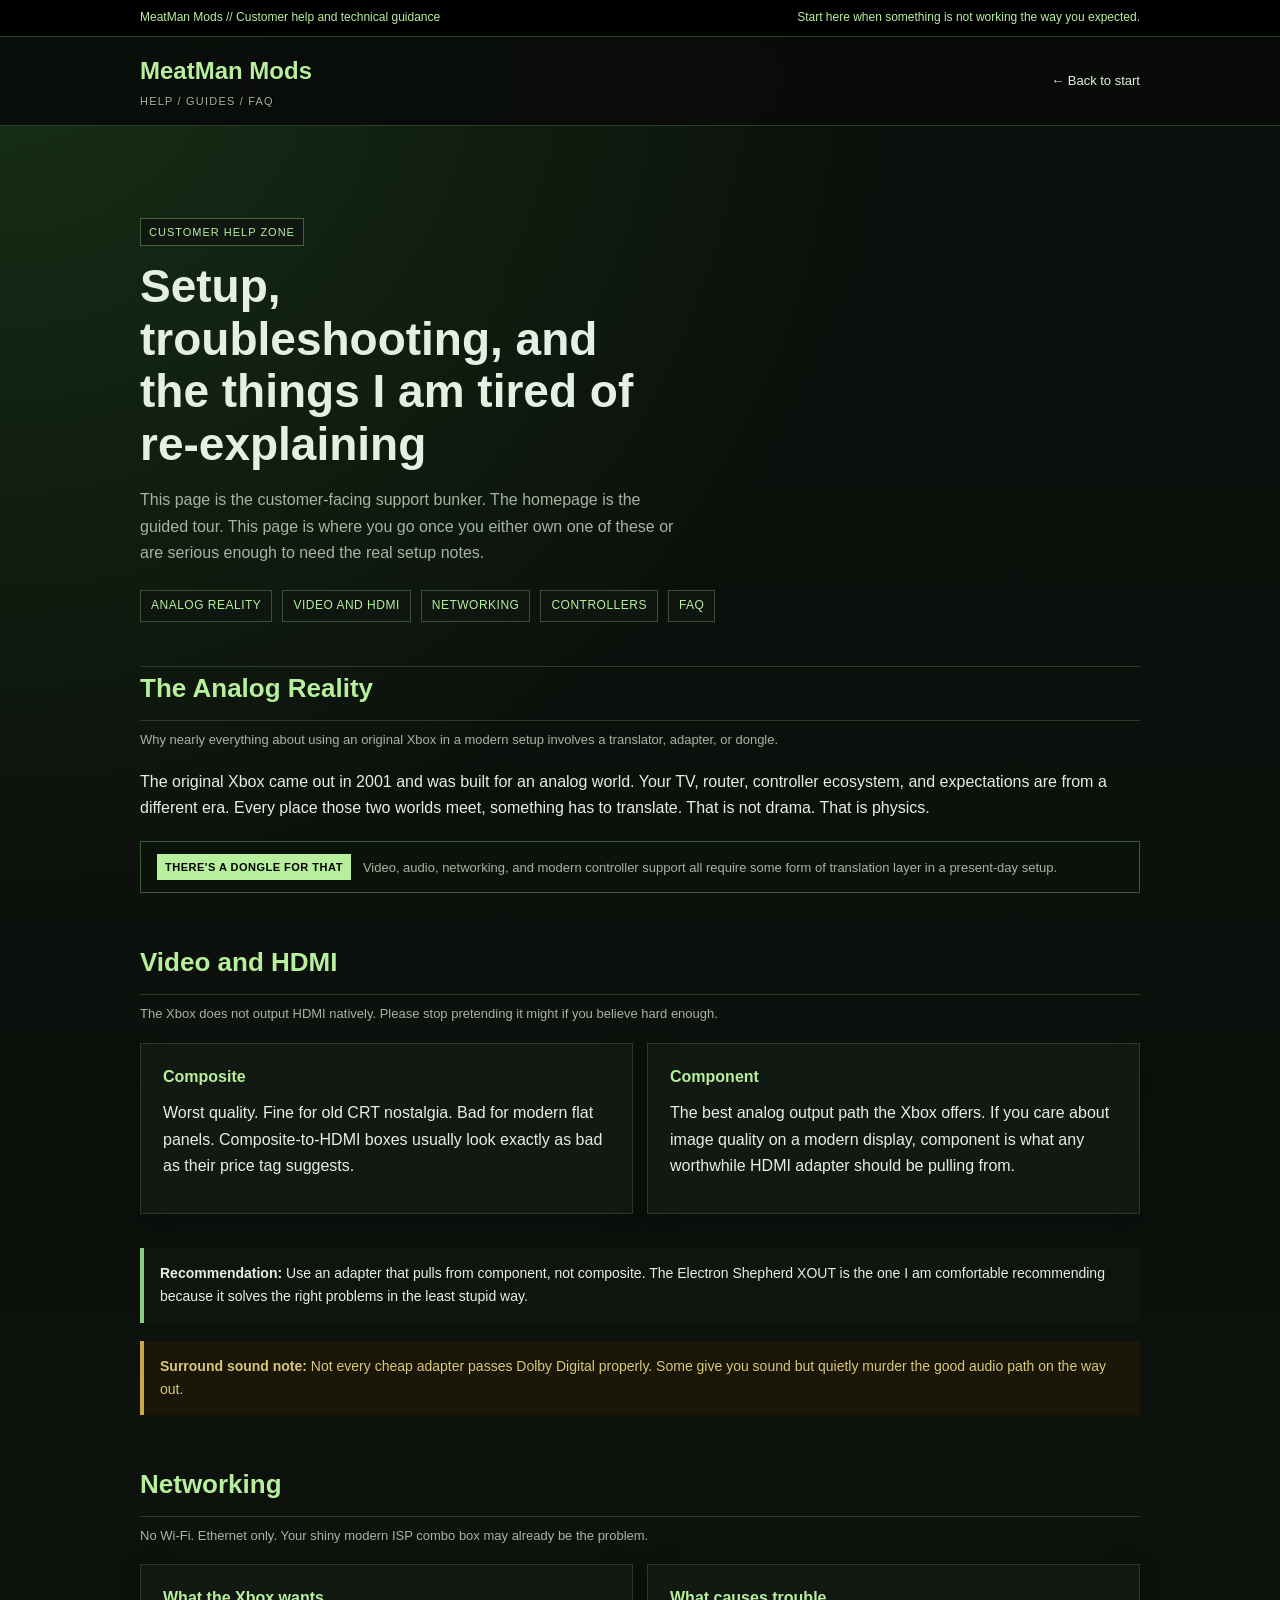
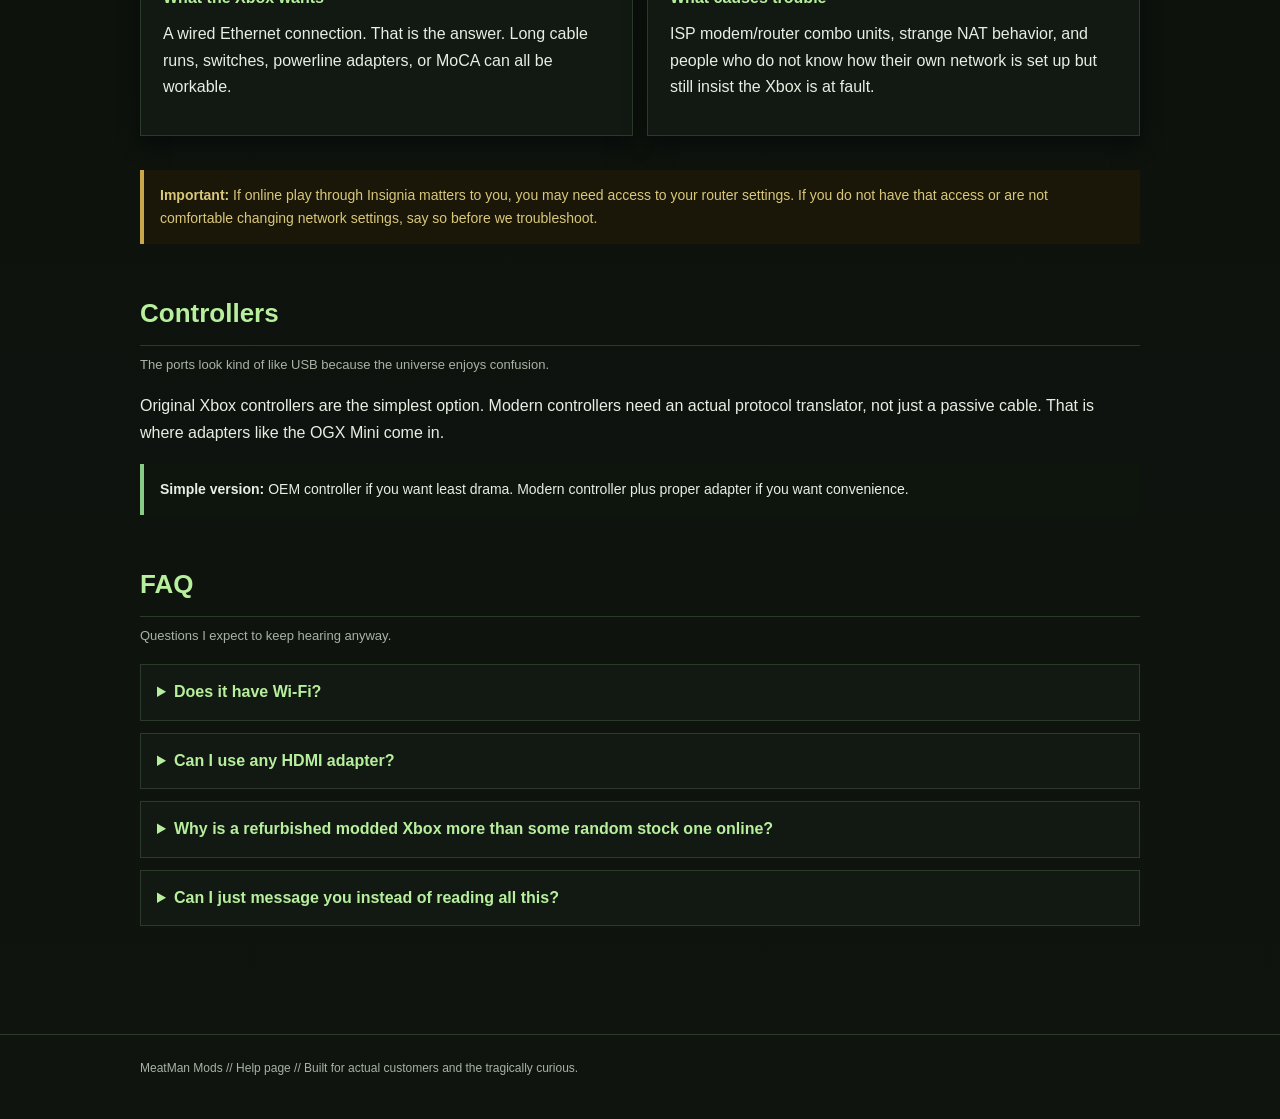
<file: help.html>
<!DOCTYPE html>
<html lang="en">
<head>
  <meta charset="UTF-8" />
  <meta name="viewport" content="width=device-width, initial-scale=1.0" />
  <title>MeatMan Mods | Help</title>
  <meta name="description" content="Support, setup guidance, networking notes, HDMI reality checks, and common questions for MeatMan Mods original Xbox customers." />
  <style>
    :root {
      --bg: #0b0f0b; --panel: #121812; --panel-2: #181f18; --line: #2c3a2c;
      --green: #8acb88; --green-bright: #b7ef9d; --text: #e6efe3; --muted: #a7b3a3;
      --warn: #c8a84b; --shadow: rgba(0,0,0,0.45); --max: 1000px;
    }
    * { box-sizing: border-box; }
    html { scroll-behavior: smooth; }
    body {
      margin: 0; font-family: Verdana, Tahoma, Arial, sans-serif;
      background: radial-gradient(circle at top left, #173117 0%, transparent 30%), linear-gradient(180deg, #0b0f0b 0%, #0f140f 100%);
      color: var(--text); line-height: 1.65;
    }
    a { color: var(--green-bright); text-decoration: none; }
    a:hover { text-decoration: underline; }
    .wrap { width: min(calc(100% - 32px), var(--max)); margin: 0 auto; }
    .top-strip { background: #000; color: var(--green-bright); border-bottom: 1px solid #294129; font-size: 12px; padding: 8px 0; }
    .top-strip .wrap { display:flex; justify-content:space-between; gap:16px; flex-wrap:wrap; }
    header { border-bottom: 1px solid var(--line); background: rgba(9,12,9,0.9); backdrop-filter: blur(6px); position: sticky; top: 0; z-index: 50; }
    .nav { display:flex; align-items:center; justify-content:space-between; gap:20px; padding:14px 0; flex-wrap:wrap; }
    .brand { font-size:24px; font-weight:700; color: var(--green-bright); text-shadow: 1px 1px 0 #000; }
    .brand small { display:block; font-size:11px; color: var(--muted); font-weight:400; letter-spacing:1.2px; text-transform:uppercase; margin-top:2px; }
    nav a { color: var(--text); font-size:13px; }
    .page-hero { padding: 56px 0 36px; border-bottom: 1px solid var(--line); }
    .eyebrow { display:inline-block; padding:4px 8px; border:1px solid #436343; background:#101610; color:var(--green-bright); font-size:11px; text-transform:uppercase; letter-spacing:1px; margin-bottom:14px; }
    h1 { font-size: clamp(28px, 5vw, 46px); line-height: 1.15; margin: 0 0 16px; max-width: 20ch; }
    h2 { font-size: clamp(20px, 3vw, 26px); color: var(--green-bright); margin: 0 0 8px; border-bottom: 1px solid var(--line); padding-bottom: 10px; }
    h3 { font-size: 16px; color: var(--green-bright); margin: 0 0 10px; }
    p { margin: 0 0 14px; }
    .hero-sub { font-size: 16px; color: var(--muted); max-width: 60ch; margin: 0 0 24px; }
    .jump-nav { display:flex; flex-wrap:wrap; gap:10px; margin-bottom:8px; }
    .jump-nav a { font-size:12px; padding:5px 10px; border:1px solid #3a4f3a; background:#0f150f; color:var(--green-bright); text-transform:uppercase; letter-spacing:0.5px; }
    main { padding: 36px 0 60px; }
    .guide-section { margin-bottom: 48px; scroll-margin-top: 80px; }
    .section-sub { color: var(--muted); font-size:13px; margin: 0 0 18px; }
    .panel { background: var(--panel); border: 1px solid var(--line); padding: 20px 22px; box-shadow: 0 8px 20px var(--shadow); margin-bottom: 16px; }
    .panel-grid { display:grid; grid-template-columns:1fr 1fr; gap:14px; margin-bottom:16px; }
    .callout { border-left:4px solid var(--green); background:#0d150d; padding:14px 16px; margin:18px 0; font-size:14px; }
    .warning { border-left:4px solid var(--warn); background:#1a1608; padding:14px 16px; margin:18px 0; font-size:14px; color:#d9c87a; }
    .dongle-rule { display:flex; align-items:center; gap:12px; background:#0a120a; border:1px solid #3a5a3a; padding:12px 16px; margin:20px 0; font-size:13px; color:var(--muted); }
    .dongle-badge { flex-shrink:0; background:var(--green-bright); color:#000; font-weight:bold; font-size:11px; padding:4px 8px; text-transform:uppercase; letter-spacing:0.5px; white-space:nowrap; }
    .faq details { border: 1px solid var(--line); background: var(--panel); padding: 14px 16px; margin-bottom: 12px; }
    .faq summary { cursor: pointer; font-weight: 700; color: var(--green-bright); }
    footer { border-top:1px solid var(--line); padding:24px 0 40px; color:var(--muted); font-size:12px; }
    @media (max-width: 700px) { .panel-grid { grid-template-columns:1fr; } }
  </style>
</head>
<body>
  <div class="top-strip"><div class="wrap"><div>MeatMan Mods // Customer help and technical guidance</div><div>Start here when something is not working the way you expected.</div></div></div>
  <header>
    <div class="wrap nav">
      <a href="index.html" style="text-decoration:none;"><div class="brand">MeatMan Mods<small>Help / Guides / FAQ</small></div></a>
      <nav><a href="index.html">← Back to start</a></nav>
    </div>
  </header>
  <main>
    <div class="wrap">
      <div class="page-hero">
        <div class="eyebrow">Customer Help Zone</div>
        <h1>Setup, troubleshooting, and the things I am tired of re-explaining</h1>
        <p class="hero-sub">This page is the customer-facing support bunker. The homepage is the guided tour. This page is where you go once you either own one of these or are serious enough to need the real setup notes.</p>
        <div class="jump-nav">
          <a href="#analog">Analog Reality</a>
          <a href="#video">Video and HDMI</a>
          <a href="#networking">Networking</a>
          <a href="#controllers">Controllers</a>
          <a href="#faq">FAQ</a>
        </div>
      </div>

      <section class="guide-section" id="analog">
        <h2>The Analog Reality</h2>
        <p class="section-sub">Why nearly everything about using an original Xbox in a modern setup involves a translator, adapter, or dongle.</p>
        <p>The original Xbox came out in 2001 and was built for an analog world. Your TV, router, controller ecosystem, and expectations are from a different era. Every place those two worlds meet, something has to translate. That is not drama. That is physics.</p>
        <div class="dongle-rule"><span class="dongle-badge">There's a dongle for that</span><span>Video, audio, networking, and modern controller support all require some form of translation layer in a present-day setup.</span></div>
      </section>

      <section class="guide-section" id="video">
        <h2>Video and HDMI</h2>
        <p class="section-sub">The Xbox does not output HDMI natively. Please stop pretending it might if you believe hard enough.</p>
        <div class="panel-grid">
          <div class="panel"><h3>Composite</h3><p>Worst quality. Fine for old CRT nostalgia. Bad for modern flat panels. Composite-to-HDMI boxes usually look exactly as bad as their price tag suggests.</p></div>
          <div class="panel"><h3>Component</h3><p>The best analog output path the Xbox offers. If you care about image quality on a modern display, component is what any worthwhile HDMI adapter should be pulling from.</p></div>
        </div>
        <div class="callout"><strong>Recommendation:</strong> Use an adapter that pulls from component, not composite. The Electron Shepherd XOUT is the one I am comfortable recommending because it solves the right problems in the least stupid way.</div>
        <div class="warning"><strong>Surround sound note:</strong> Not every cheap adapter passes Dolby Digital properly. Some give you sound but quietly murder the good audio path on the way out.</div>
      </section>

      <section class="guide-section" id="networking">
        <h2>Networking</h2>
        <p class="section-sub">No Wi-Fi. Ethernet only. Your shiny modern ISP combo box may already be the problem.</p>
        <div class="panel-grid">
          <div class="panel"><h3>What the Xbox wants</h3><p>A wired Ethernet connection. That is the answer. Long cable runs, switches, powerline adapters, or MoCA can all be workable.</p></div>
          <div class="panel"><h3>What causes trouble</h3><p>ISP modem/router combo units, strange NAT behavior, and people who do not know how their own network is set up but still insist the Xbox is at fault.</p></div>
        </div>
        <div class="warning"><strong>Important:</strong> If online play through Insignia matters to you, you may need access to your router settings. If you do not have that access or are not comfortable changing network settings, say so before we troubleshoot.</div>
      </section>

      <section class="guide-section" id="controllers">
        <h2>Controllers</h2>
        <p class="section-sub">The ports look kind of like USB because the universe enjoys confusion.</p>
        <p>Original Xbox controllers are the simplest option. Modern controllers need an actual protocol translator, not just a passive cable. That is where adapters like the OGX Mini come in.</p>
        <div class="callout"><strong>Simple version:</strong> OEM controller if you want least drama. Modern controller plus proper adapter if you want convenience.</div>
      </section>

      <section class="guide-section faq" id="faq">
        <h2>FAQ</h2>
        <p class="section-sub">Questions I expect to keep hearing anyway.</p>
        <details><summary>Does it have Wi-Fi?</summary><p>No. It has Ethernet. Run a cable or solve the problem with proper Ethernet alternatives.</p></details>
        <details><summary>Can I use any HDMI adapter?</summary><p>You can. You can also regret it later. Cheap adapters often pull the wrong signal path and make the Xbox look worse than it should.</p></details>
        <details><summary>Why is a refurbished modded Xbox more than some random stock one online?</summary><p>Because a random stock one online usually has not been cleaned, repaired, recapped, re-pasted, upgraded, configured, tested, or dragged back from the edge of electronic death.</p></details>
        <details><summary>Can I just message you instead of reading all this?</summary><p>You can message me. I can also reply with this link. Nature heals.</p></details>
      </section>
    </div>
  </main>
  <footer><div class="wrap">MeatMan Mods // Help page // Built for actual customers and the tragically curious.</div></footer>
</body>
</html>
</file>
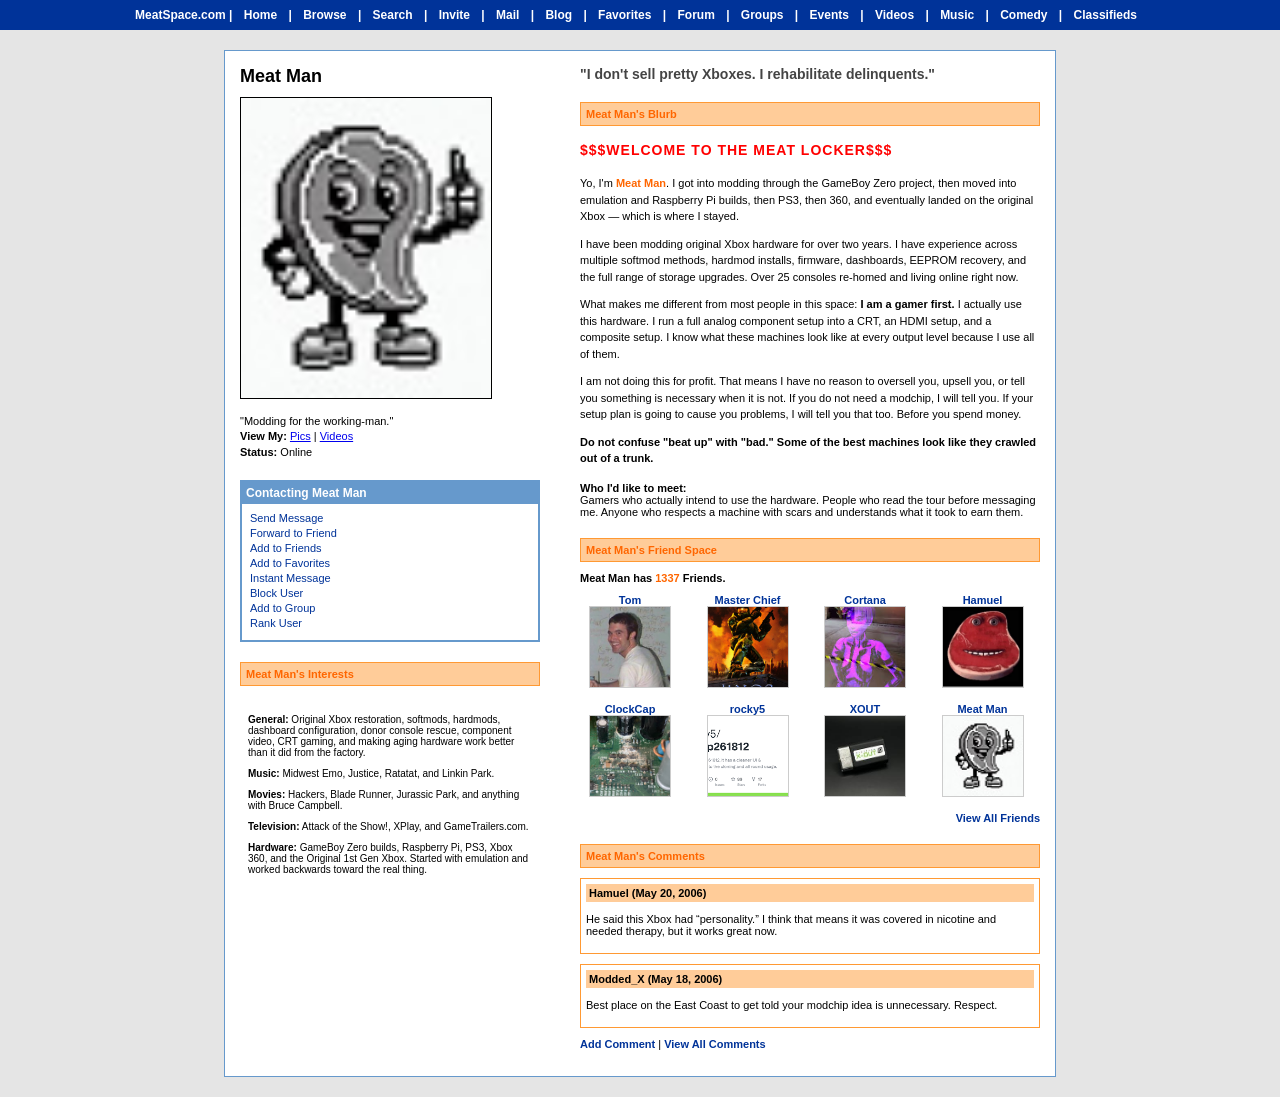
<file: meat-space.html>
<!DOCTYPE html>
<html lang="en">
<head>
  <meta charset="UTF-8">
  <meta name="viewport" content="width=device-width, initial-scale=1.0">
  <title>Meat Space | Meat Man's Profile</title>
  <style>
    body { background-color:#e5e5e5; font-family:Verdana, Arial, Helvetica, sans-serif; font-size:11px; margin:0; padding:0; color:#000; }
    .navbar { background-color:#003399; color:white; padding:8px; text-align:center; font-weight:bold; font-size:12px; }
    .navbar a { color:white; text-decoration:none; margin:0 8px; }
    .navbar a:hover { text-decoration:underline; }
    .main-container { width:800px; margin:20px auto; background-color:white; border:1px solid #6699cc; padding:15px; display:flex; justify-content:space-between; }
    .left-col { width:300px; }
    .profile-name { font-size:18px; font-weight:bold; margin-bottom:10px; }
    .profile-pic { width:250px; height:300px; border:1px solid #000; background-color:#ccc; display:flex; align-items:center; justify-content:center; text-align:center; font-weight:bold; color:#444; margin-bottom:15px; overflow:hidden; }
    .profile-pic img { width:100%; height:100%; object-fit:cover; display:block; }
    .mood-box { margin-bottom:20px; line-height:1.4; }
    .contact-box { border:2px solid #6699cc; margin-bottom:20px; }
    .box-header { background-color:#6699cc; color:white; padding:4px; font-weight:bold; font-size:12px; }
    .box-content { padding:8px; background-color:#fff; }
    .box-content a { color:#003399; text-decoration:none; display:block; margin-bottom:3px; }
    .box-content a:hover { text-decoration:underline; }
    .right-col { width:460px; }
    .headline { font-size:14px; font-weight:bold; margin-bottom:15px; color:#444; }
    .orange-text { color:#ff6600; font-weight:bold; }
    .section-header { background-color:#ffcc99; color:#ff6600; padding:5px; font-weight:bold; border:1px solid #ff9933; margin-top:20px; margin-bottom:10px; }
    .blurb-text { line-height:1.5; margin-bottom:15px; }
    .friends-count { margin:10px 0; font-weight:bold; }
    .friends-grid { display:grid; grid-template-columns:repeat(4, 1fr); gap:10px; text-align:center; }
    .friend-box { width:100px; }
    .friend-pic { width:80px; height:80px; background-color:#eee; border:1px solid #ccc; margin:0 auto 5px; overflow:hidden; }
    .friend-pic img { width:100%; height:100%; object-fit:cover; display:block; }
    .friend-name { color:#003399; font-weight:bold; text-decoration:none; }
    .comment-container { border:1px solid #ff9933; margin-top:10px; padding:5px; }
    .comment-header { background-color:#ffcc99; padding:3px; font-weight:bold; }
    .bling { color:red; font-weight:bolder; text-transform:uppercase; font-size:14px; letter-spacing:1px; }
  </style>
</head>
<body>
  <!--
    BACKGROUND MUSIC:
    Upload your .mp3 file into the same folder as this HTML file, then change the src below.
    Example: src="meatspace-theme.mp3"
    autoplay + loop makes it play while this page is open.
  -->
  <audio id="meatspace-audio" loop preload="auto">
    <source src="meatspace-theme.mp3" type="audio/mpeg">
  </audio>
  <div class="navbar">
    MeatSpace.com | <a href="index.html">Home</a> | <a href="#">Browse</a> | <a href="#">Search</a> | <a href="#">Invite</a> | <a href="#">Mail</a> | <a href="#">Blog</a> | <a href="#">Favorites</a> | <a href="#">Forum</a> | <a href="#">Groups</a> | <a href="#">Events</a> | <a href="#">Videos</a> | <a href="#">Music</a> | <a href="#">Comedy</a> | <a href="#">Classifieds</a>
  </div>
  <div class="main-container">
    <div class="left-col">
      <div class="profile-name">Meat Man</div>
      <div class="profile-pic"><img src="Meatman.jpg" alt="Meat Man profile photo"></div>
      <div class="mood-box">
        "Modding for the working-man."<br>
        <strong>View My:</strong> <a href="#">Pics</a> | <a href="#">Videos</a><br>
        <strong>Status:</strong> Online
      </div>
      <div class="contact-box">
        <div class="box-header">Contacting Meat Man</div>
        <div class="box-content">
          <a href="#">Send Message</a>
          <a href="#">Forward to Friend</a>
          <a href="#">Add to Friends</a>
          <a href="#">Add to Favorites</a>
          <a href="#">Instant Message</a>
          <a href="#">Block User</a>
          <a href="#">Add to Group</a>
          <a href="#">Rank User</a>
        </div>
      </div>
      <div class="section-header">Meat Man's Interests</div>
      <div class="box-content" style="font-size: 10px;">
        <p><strong>General:</strong> Original Xbox restoration, softmods, hardmods, dashboard configuration, donor console rescue, component video, CRT gaming, and making aging hardware work better than it did from the factory.</p>
        <p><strong>Music:</strong> Midwest Emo, Justice, Ratatat, and Linkin Park.</p>
        <p><strong>Movies:</strong> Hackers, Blade Runner, Jurassic Park, and anything with Bruce Campbell.</p>
        <p><strong>Television:</strong> Attack of the Show!, XPlay, and GameTrailers.com.</p>
        <p><strong>Hardware:</strong> GameBoy Zero builds, Raspberry Pi, PS3, Xbox 360, and the Original 1st Gen Xbox. Started with emulation and worked backwards toward the real thing.</p>
      </div>
    </div>
    <div class="right-col">
      <div class="headline">"I don't sell pretty Xboxes. I rehabilitate delinquents."</div>
      <div class="section-header">Meat Man's Blurb</div>
      <div class="blurb-text">
        <p class="bling">$$$WELCOME TO THE MEAT LOCKER$$$</p>
        <p>Yo, I'm <span class="orange-text">Meat Man</span>. I got into modding through the GameBoy Zero project, then moved into emulation and Raspberry Pi builds, then PS3, then 360, and eventually landed on the original Xbox — which is where I stayed.</p>
        <p>I have been modding original Xbox hardware for over two years. I have experience across multiple softmod methods, hardmod installs, firmware, dashboards, EEPROM recovery, and the full range of storage upgrades. Over 25 consoles re-homed and living online right now.</p>
        <p>What makes me different from most people in this space: <strong>I am a gamer first.</strong> I actually use this hardware. I run a full analog component setup into a CRT, an HDMI setup, and a composite setup. I know what these machines look like at every output level because I use all of them.</p>
        <p>I am not doing this for profit. That means I have no reason to oversell you, upsell you, or tell you something is necessary when it is not. If you do not need a modchip, I will tell you. If your setup plan is going to cause you problems, I will tell you that too. Before you spend money.</p>
        <p><strong>Do not confuse "beat up" with "bad." Some of the best machines look like they crawled out of a trunk.</strong></p>
      </div>
      <p><strong>Who I'd like to meet:</strong><br>Gamers who actually intend to use the hardware. People who read the tour before messaging me. Anyone who respects a machine with scars and understands what it took to earn them.</p>
      <div class="section-header">Meat Man's Friend Space</div>
      <div class="friends-count">Meat Man has <span class="orange-text">1337</span> Friends.</div>
      <div class="friends-grid">
        <div class="friend-box"><a href="#" class="friend-name">Tom</a><div class="friend-pic"><img src="tom.webp" alt="Tom from MySpace"></div></div>
        <div class="friend-box"><a href="#" class="friend-name">Master Chief</a><div class="friend-pic"><img src="Halo2-cover.png" alt="Halo 2 cover art"></div></div>
        <div class="friend-box"><a href="#" class="friend-name">Cortana</a><div class="friend-pic"><img src="cortana.jpg" alt="Cortana portrait"></div></div>
        <div class="friend-box"><a href="#" class="friend-name">Hamuel</a><div class="friend-pic"><img src="hamuel.jpg" alt="Hamuel"></div></div>
        <div class="friend-box"><a href="#" class="friend-name">ClockCap</a><div class="friend-pic"><img src="Clockcap.jpg" alt="Clock capacitor"></div></div>
        <div class="friend-box"><a href="#" class="friend-name">rocky5</a><div class="friend-pic"><img src="rocky5.png" alt="rocky5"></div></div>
        <div class="friend-box"><a href="#" class="friend-name">XOUT</a><div class="friend-pic"><img src="Xout.jpg" alt="Electron Shepherd XOUT"></div></div>
        <div class="friend-box"><a href="#" class="friend-name">Meat Man</a><div class="friend-pic"><img src="Meatman.jpg" alt="Meat Man"></div></div>
      </div>
      <p style="text-align:right; margin-top:10px;"><a href="#" style="color:#003399; font-weight:bold; text-decoration:none;">View All Friends</a></p>
      <div class="section-header">Meat Man's Comments</div>
      <div class="comment-container"><div class="comment-header">Hamuel (May 20, 2006)</div><p>He said this Xbox had “personality.” I think that means it was covered in nicotine and needed therapy, but it works great now.</p></div>
      <div class="comment-container"><div class="comment-header">Modded_X (May 18, 2006)</div><p>Best place on the East Coast to get told your modchip idea is unnecessary. Respect.</p></div>
      <p style="margin-top:10px;"><a href="#" style="color:#003399; font-weight:bold; text-decoration:none;">Add Comment</a> | <a href="#" style="color:#003399; font-weight:bold; text-decoration:none;">View All Comments</a></p>
    </div>
  </div>

  <script>
    const meatspaceAudio = document.getElementById('meatspace-audio');
    if (meatspaceAudio) meatspaceAudio.volume = 0.55;
  </script>

</body>
</html>
</file>
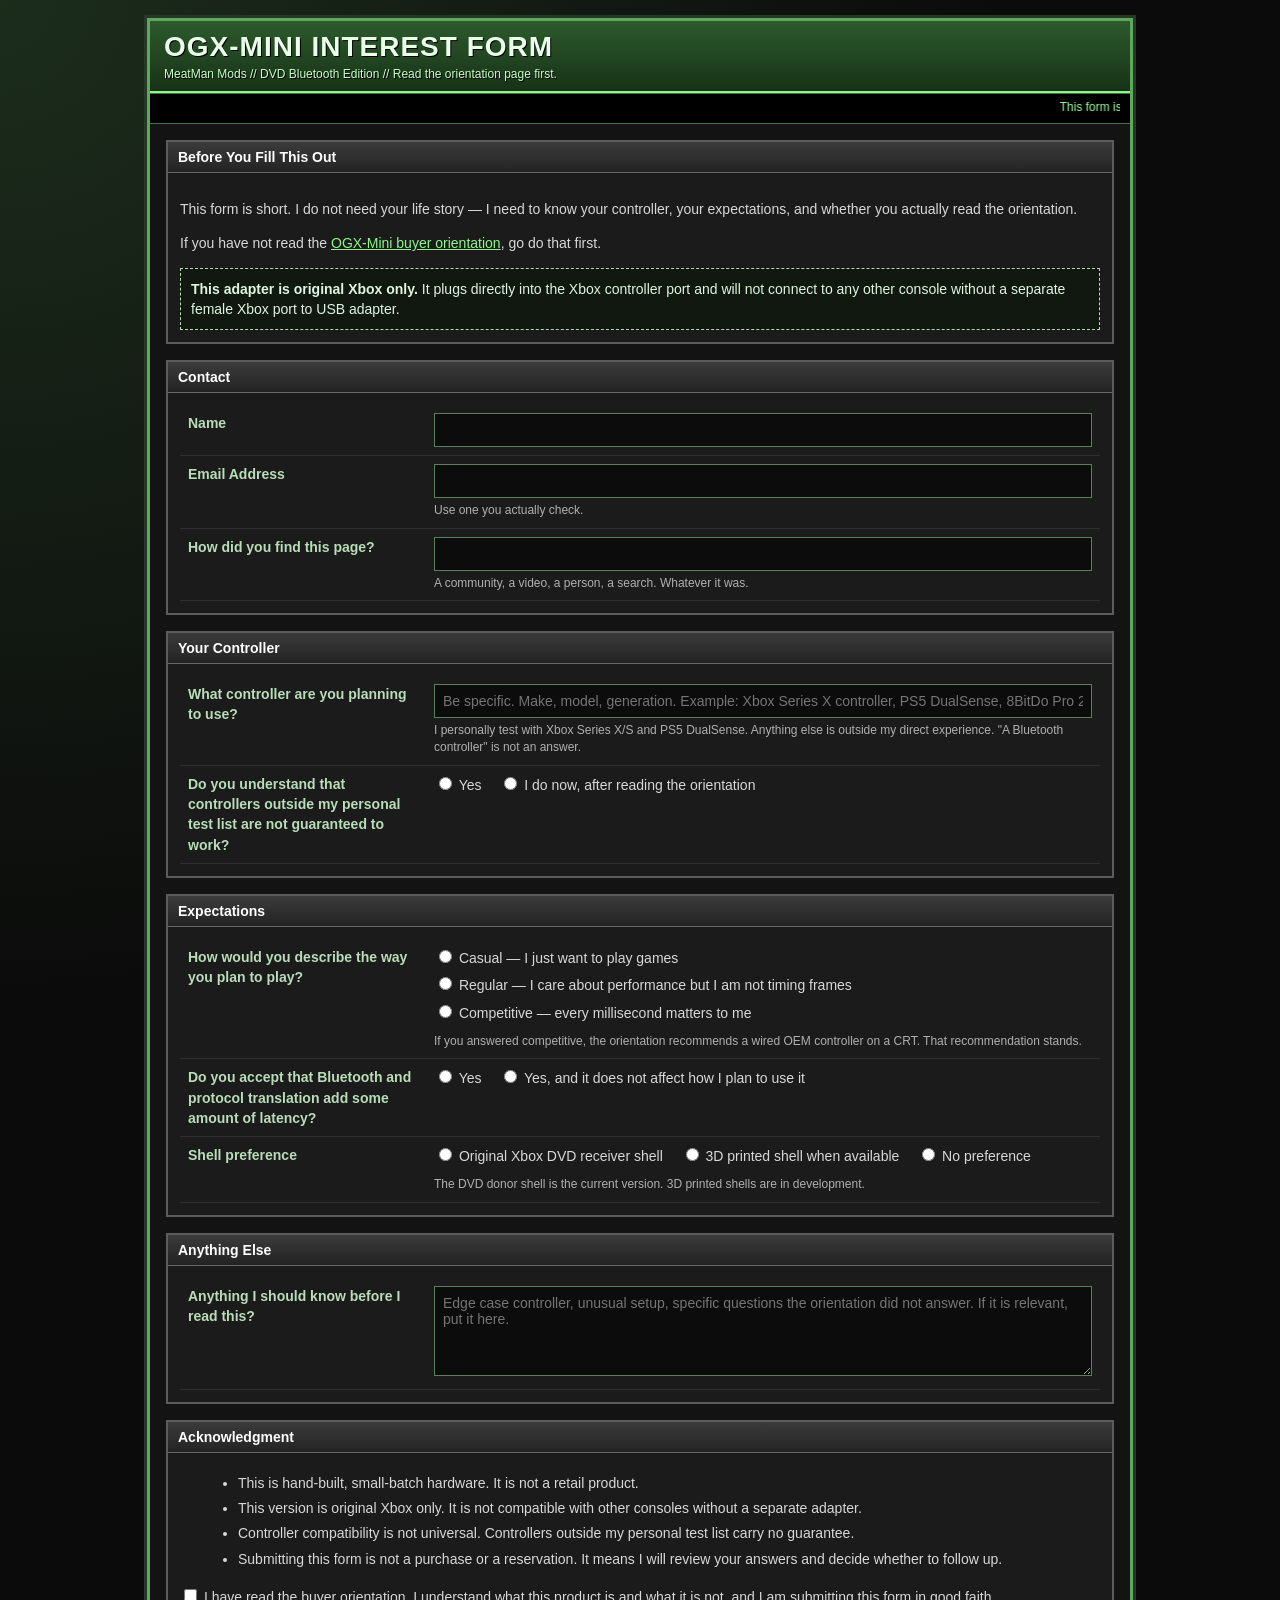
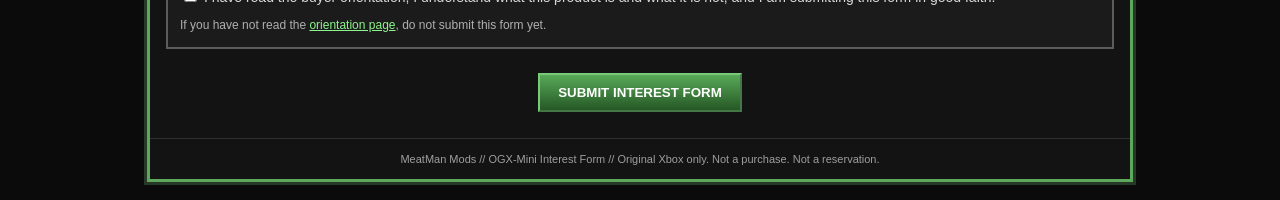
<file: ogx-mini-interest.html>
<!DOCTYPE html>
<html lang="en">
<head>
  <!--
    ============================================================
    MEATMAN MODS — OGX-MINI INTEREST FORM
    ============================================================

    WHAT IS SAFE TO EDIT:
    - Any visible text (questions, labels, options, button text,
      header text, footer text, placeholder text)

    WHAT TO LEAVE ALONE:
    - Anything inside <style>...</style>
    - Anything inside <script>...</script>
    - The name="..." attribute on any input
    - The action="..." on the form tag

    TO GO LIVE:
    Replace https://formspree.io/f/mbdwjqgo with your Formspree URL.
    ============================================================
  -->

  <meta charset="UTF-8" />
  <meta name="viewport" content="width=device-width, initial-scale=1.0" />
  <title>MeatMan Mods | OGX-Mini Interest Form</title>

  <style>
    body {
      margin: 0; padding: 0;
      background: #0b0b0b;
      color: #d8d8d8;
      font-family: Tahoma, Verdana, Arial, sans-serif;
      font-size: 14px;
      background-image: radial-gradient(circle at top left, #1c2d1c 0, #0b0b0b 45%);
    }
    a { color: #8df58d; }
    .page {
      max-width: 980px;
      margin: 18px auto;
      border: 3px solid #5da85d;
      background: #131313;
      box-shadow: 0 0 0 3px #263926;
    }
    .topbar {
      background: linear-gradient(#2d5a2d, #173217);
      border-bottom: 2px solid #8df58d;
      padding: 10px 14px;
      color: #eaffea;
      text-shadow: 1px 1px 0 #000;
    }
    .topbar h1 { margin: 0; font-size: 28px; letter-spacing: 1px; }
    .subtitle { margin-top: 4px; font-size: 12px; color: #c7ffc7; }
    .marquee {
      background: #000;
      border-top: 1px solid #477047;
      border-bottom: 1px solid #477047;
      padding: 6px 10px;
      color: #9cff9c;
      font-size: 12px;
    }
    .content { padding: 16px; }
    .window {
      border: 2px solid #5c5c5c;
      margin-bottom: 16px;
      background: #1b1b1b;
    }
    .window-title {
      background: linear-gradient(#3b3b3b, #232323);
      color: #fff;
      padding: 7px 10px;
      font-weight: bold;
      border-bottom: 1px solid #666;
    }
    .window-body { padding: 12px; line-height: 1.45; }
    .warning {
      border: 1px dashed #b5d9b5;
      background: #101810;
      padding: 10px;
      color: #dff5df;
    }
    table.form-table { width: 100%; border-collapse: collapse; }
    table.form-table td {
      padding: 8px;
      border-bottom: 1px solid #2f2f2f;
      vertical-align: top;
    }
    table.form-table td.label {
      width: 230px;
      color: #b8ddb8;
      font-weight: bold;
    }
    input[type="text"],
    input[type="email"],
    textarea {
      width: 100%;
      box-sizing: border-box;
      background: #0c0c0c;
      color: #d6ffd6;
      border: 1px solid #5b7f5b;
      padding: 8px;
      font-family: Tahoma, Verdana, Arial, sans-serif;
      font-size: 14px;
    }
    textarea { min-height: 90px; resize: vertical; }
    .choice-group label {
      display: inline-block;
      margin-right: 14px;
      margin-bottom: 6px;
    }
    .small-note { color: #b0b0b0; font-size: 12px; margin-top: 4px; }
    .button-row { text-align: center; padding-top: 8px; padding-bottom: 10px; }
    button {
      background: linear-gradient(#58a958, #265826);
      color: #fff;
      border: 2px outset #78c978;
      padding: 10px 18px;
      font-weight: bold;
      cursor: pointer;
      font-family: Tahoma, Verdana, Arial, sans-serif;
    }
    button:hover { filter: brightness(1.08); }
    .footer {
      text-align: center;
      color: #9e9e9e;
      font-size: 11px;
      padding: 14px;
      border-top: 1px solid #2f2f2f;
    }
    .hidden-honeypot {
      position: absolute !important;
      left: -5000px !important;
      width: 1px !important;
      height: 1px !important;
      overflow: hidden !important;
    }
    #form-status { text-align: center; padding: 0 18px 18px; min-height: 20px; }
    .modal {
      position: fixed; inset: 0;
      background: rgba(0,0,0,0.78);
      display: none;
      align-items: center; justify-content: center;
      padding: 20px; z-index: 9999;
    }
    .modal.open { display: flex; }
    .modal-card {
      width: min(92vw, 560px);
      background: #131313;
      border: 3px solid #5da85d;
      box-shadow: 0 0 0 3px #263926, 0 18px 42px rgba(0,0,0,0.6);
      color: #d8d8d8;
    }
    .modal-head {
      background: linear-gradient(#2d5a2d, #173217);
      border-bottom: 2px solid #8df58d;
      padding: 10px 14px; color: #eaffea;
      text-shadow: 1px 1px 0 #000; font-weight: bold;
    }
    .modal-body { padding: 16px; line-height: 1.5; }
    .modal-actions { padding: 0 16px 16px; text-align: center; }
    @media (max-width: 760px) {
      table.form-table td,
      table.form-table td.label { display: block; width: 100%; }
    }
  </style>
</head>
<body>
  <div class="page">

    <div class="topbar">
      <h1>OGX-MINI INTEREST FORM</h1>
      <div class="subtitle">MeatMan Mods // DVD Bluetooth Edition // Read the orientation page first.</div>
    </div>

    <div class="marquee">
      <marquee behavior="scroll" direction="left" scrollamount="4">
        This form is not a purchase. It is not a reservation. It means I will read your answers and decide whether to follow up. If you have not read the orientation page, go do that first: it is linked below.
      </marquee>
    </div>

    <div class="content">

      <div class="window">
        <div class="window-title">Before You Fill This Out</div>
        <div class="window-body">
          <p>This form is short. I do not need your life story — I need to know your controller, your expectations, and whether you actually read the orientation.</p>
          <p>If you have not read the <a href="ogx-mini.html">OGX-Mini buyer orientation</a>, go do that first.</p>
          <div class="warning">
            <strong>This adapter is original Xbox only.</strong> It plugs directly into the Xbox controller port and will not connect to any other console without a separate female Xbox port to USB adapter.
          </div>
        </div>
      </div>

      <form id="ogxMiniForm" action="https://formspree.io/f/mbdwjqgo" method="POST">
        <input type="hidden" name="_subject" value="New OGX-Mini Interest Form Submission">
        <input type="hidden" name="_format" value="plain">

        <label class="hidden-honeypot" aria-hidden="true">
          Leave this field empty
          <input type="text" name="_gotcha" tabindex="-1" autocomplete="off">
        </label>

        <!--
          ============================================================
          SECTION 1: CONTACT
          ============================================================
        -->
        <div class="window">
          <div class="window-title">Contact</div>
          <div class="window-body">
            <table class="form-table">

              <tr>
                <td class="label">Name</td>
                <td><input type="text" name="full_name" required></td>
              </tr>

              <tr>
                <td class="label">Email Address</td>
                <td>
                  <input type="email" name="email" required>
                  <div class="small-note">Use one you actually check.</div>
                </td>
              </tr>

              <!-- Edit the small-note freely to change the hint text -->
              <tr>
                <td class="label">How did you find this page?</td>
                <td>
                  <input type="text" name="referral_source">
                  <div class="small-note">A community, a video, a person, a search. Whatever it was.</div>
                </td>
              </tr>

            </table>
          </div>
        </div>

        <!--
          ============================================================
          SECTION 2: YOUR CONTROLLER
          ============================================================
          Free text intentionally — forces them to be specific
          instead of picking from a list and moving on.
        -->
        <div class="window">
          <div class="window-title">Your Controller</div>
          <div class="window-body">
            <table class="form-table">

              <tr>
                <td class="label">What controller are you planning to use?</td>
                <td>
                  <input type="text" name="controller_model" required placeholder="Be specific. Make, model, generation. Example: Xbox Series X controller, PS5 DualSense, 8BitDo Pro 2.">
                  <div class="small-note">I personally test with Xbox Series X/S and PS5 DualSense. Anything else is outside my direct experience. "A Bluetooth controller" is not an answer.</div>
                </td>
              </tr>

              <tr>
                <td class="label">Do you understand that controllers outside my personal test list are not guaranteed to work?</td>
                <td>
                  <div class="choice-group">
                    <label><input type="radio" name="understands_compat" value="Yes" required> Yes</label>
                    <label><input type="radio" name="understands_compat" value="I do now"> I do now, after reading the orientation</label>
                  </div>
                </td>
              </tr>

            </table>
          </div>
        </div>

        <!--
          ============================================================
          SECTION 3: EXPECTATIONS
          ============================================================
        -->
        <div class="window">
          <div class="window-title">Expectations</div>
          <div class="window-body">
            <table class="form-table">

              <tr>
                <td class="label">How would you describe the way you plan to play?</td>
                <td>
                  <div class="choice-group">
                    <label><input type="radio" name="play_style" value="Casual" required> Casual — I just want to play games</label>
                    <label><input type="radio" name="play_style" value="Regular"> Regular — I care about performance but I am not timing frames</label>
                    <label><input type="radio" name="play_style" value="Competitive"> Competitive — every millisecond matters to me</label>
                  </div>
                  <div class="small-note">If you answered competitive, the orientation recommends a wired OEM controller on a CRT. That recommendation stands.</div>
                </td>
              </tr>

              <tr>
                <td class="label">Do you accept that Bluetooth and protocol translation add some amount of latency?</td>
                <td>
                  <div class="choice-group">
                    <label><input type="radio" name="accepts_latency" value="Yes" required> Yes</label>
                    <label><input type="radio" name="accepts_latency" value="Yes and it does not matter to me"> Yes, and it does not affect how I plan to use it</label>
                  </div>
                </td>
              </tr>

              <!-- Shell preference — edit option text freely, keep value consistent -->
              <tr>
                <td class="label">Shell preference</td>
                <td>
                  <div class="choice-group">
                    <label><input type="radio" name="shell_pref" value="DVD donor shell"> Original Xbox DVD receiver shell</label>
                    <label><input type="radio" name="shell_pref" value="3D printed when available"> 3D printed shell when available</label>
                    <label><input type="radio" name="shell_pref" value="No preference"> No preference</label>
                  </div>
                  <div class="small-note">The DVD donor shell is the current version. 3D printed shells are in development.</div>
                </td>
              </tr>

            </table>
          </div>
        </div>

        <!--
          ============================================================
          SECTION 4: ANYTHING ELSE
          ============================================================
          Optional catch-all. Edit placeholder text freely.
        -->
        <div class="window">
          <div class="window-title">Anything Else</div>
          <div class="window-body">
            <table class="form-table">

              <tr>
                <td class="label">Anything I should know before I read this?</td>
                <td>
                  <textarea name="notes" placeholder="Edge case controller, unusual setup, specific questions the orientation did not answer. If it is relevant, put it here."></textarea>
                </td>
              </tr>

            </table>
          </div>
        </div>

        <!--
          ============================================================
          ACKNOWLEDGMENT AND SUBMIT
          ============================================================
          Edit bullet text freely. Do not remove the required
          attribute from the checkbox.
        -->
        <div class="window">
          <div class="window-title">Acknowledgment</div>
          <div class="window-body">

            <ul style="margin: 6px 0 14px 18px; line-height: 1.8;">
              <li>This is hand-built, small-batch hardware. It is not a retail product.</li>
              <li>This version is original Xbox only. It is not compatible with other consoles without a separate adapter.</li>
              <li>Controller compatibility is not universal. Controllers outside my personal test list carry no guarantee.</li>
              <li>Submitting this form is not a purchase or a reservation. It means I will review your answers and decide whether to follow up.</li>
            </ul>

            <label>
              <input type="checkbox" name="accept_disclaimer" required>
              I have read the buyer orientation, I understand what this product is and what it is not, and I am submitting this form in good faith.
            </label>

            <div class="small-note" style="margin-top: 10px;">If you have not read the <a href="ogx-mini.html">orientation page</a>, do not submit this form yet.</div>

          </div>
        </div>

        <!-- Hidden metadata fields — do not touch -->
        <input type="hidden" name="submitted_at" id="submitted_at">
        <input type="hidden" name="browser_user_agent" id="browser_user_agent">
        <input type="hidden" name="screen_resolution" id="screen_resolution">
        <input type="hidden" name="timezone" id="timezone">
        <input type="hidden" name="page_url" id="page_url">
        <input type="hidden" name="tour_total_seconds" id="tour_total_seconds">
        <input type="hidden" name="tour_step_times" id="tour_step_times">
        <input type="hidden" name="tour_started_at" id="tour_started_at">

        <div class="button-row">
          <button type="submit">SUBMIT INTEREST FORM</button>
        </div>

        <div id="form-status" class="small-note" style="display:none;"></div>

      </form>
    </div>

    <div class="footer">
      MeatMan Mods // OGX-Mini Interest Form // Original Xbox only. Not a purchase. Not a reservation.
    </div>

  </div>

  <div class="modal" id="success-modal" aria-hidden="true">
    <div class="modal-card">
      <div class="modal-head">Form Received</div>
      <div class="modal-body">
        <p>Your form was received.</p>
        <p>This is not a purchase confirmation or a reservation. It means I will review your answers and decide whether to follow up.</p>
        <p>If your answers were honest and your setup makes sense, you may hear back.</p>
      </div>
      <div class="modal-actions">
        <button type="button" id="close-success-modal">Close</button>
      </div>
    </div>
  </div>

  <div class="modal" id="error-modal" aria-hidden="true">
    <div class="modal-card">
      <div class="modal-head">Submission Failed</div>
      <div class="modal-body">
        <p>The form did not go through.</p>
        <p>Try again in a minute. If it still fails, contact MeatMan directly.</p>
      </div>
      <div class="modal-actions">
        <button type="button" id="close-error-modal">Close</button>
      </div>
    </div>
  </div>

  <script>
    document.getElementById('submitted_at').value = new Date().toISOString();
    document.getElementById('browser_user_agent').value = navigator.userAgent;
    document.getElementById('screen_resolution').value = window.screen.width + 'x' + window.screen.height;
    document.getElementById('timezone').value = Intl.DateTimeFormat().resolvedOptions().timeZone || 'Unknown';
    document.getElementById('page_url').value = window.location.href;

    // Read tour timing data from sessionStorage
    const tourTotal = sessionStorage.getItem('ogx_tour_total_seconds');
    const tourSteps = sessionStorage.getItem('ogx_tour_step_times');
    const tourStartedAt = sessionStorage.getItem('ogx_tour_started_at');
    if (tourTotal !== null) {
      document.getElementById('tour_total_seconds').value = tourTotal + 's';
      document.getElementById('tour_step_times').value = tourSteps || '';
      document.getElementById('tour_started_at').value = tourStartedAt || '';
    }

    const form = document.getElementById('ogxMiniForm');
    const status = document.getElementById('form-status');
    const successModal = document.getElementById('success-modal');
    const errorModal = document.getElementById('error-modal');
    const closeSuccessModal = document.getElementById('close-success-modal');
    const closeErrorModal = document.getElementById('close-error-modal');

    function openModal(modal) { modal.classList.add('open'); modal.setAttribute('aria-hidden', 'false'); }
    function closeModal(modal) { modal.classList.remove('open'); modal.setAttribute('aria-hidden', 'true'); }

    closeSuccessModal.addEventListener('click', () => closeModal(successModal));
    closeErrorModal.addEventListener('click', () => closeModal(errorModal));
    successModal.addEventListener('click', (e) => { if (e.target === successModal) closeModal(successModal); });
    errorModal.addEventListener('click', (e) => { if (e.target === errorModal) closeModal(errorModal); });
    document.addEventListener('keydown', (e) => { if (e.key === 'Escape') { closeModal(successModal); closeModal(errorModal); } });

    form.addEventListener('submit', async function(event) {
      event.preventDefault();
      status.textContent = 'Submitting...';
      status.style.display = 'block';

      try {
        const response = await fetch(form.action, {
          method: form.method,
          body: new FormData(form),
          headers: { 'Accept': 'application/json' }
        });

        status.textContent = '';
        status.style.display = 'none';

        if (response.ok) { form.reset(); openModal(successModal); }
        else { openModal(errorModal); }
      } catch (error) {
        status.textContent = '';
        status.style.display = 'none';
        openModal(errorModal);
      }
    });
  </script>

</body>
</html>
</file>
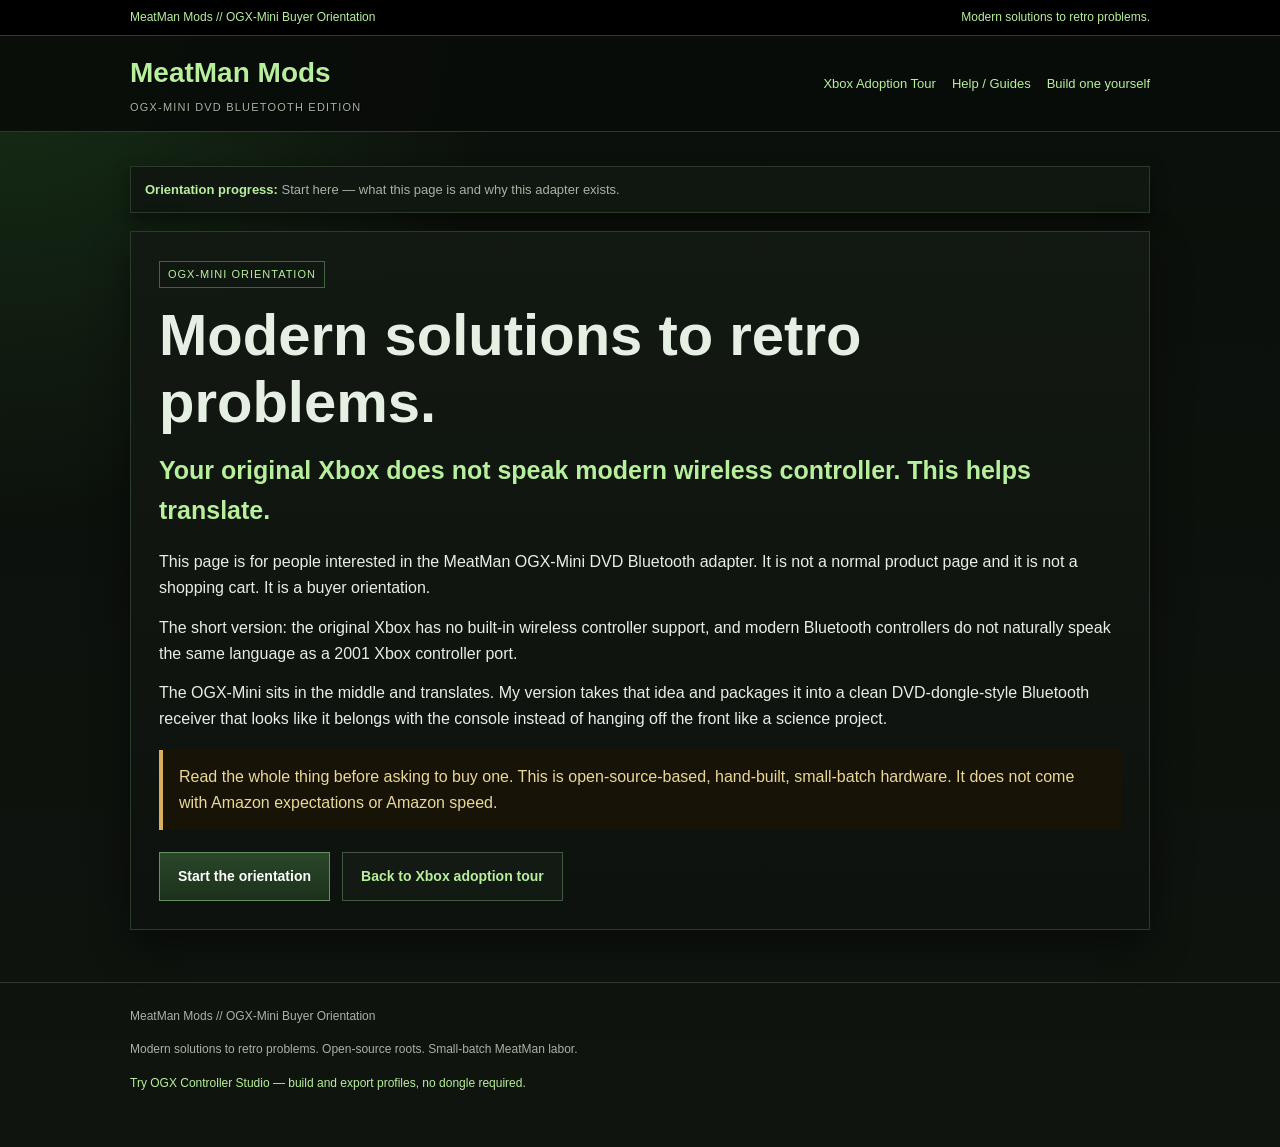
<file: ogx-mini.html>
<!DOCTYPE html>
<html lang="en">
<head>
  <!-- MEATMAN MODS — OGX-MINI BUYER ORIENTATION. Save as ogx-mini.html. Edit visible text freely; leave CSS/JS alone unless changing behavior. -->
  <meta charset="UTF-8" />
  <meta name="viewport" content="width=device-width, initial-scale=1.0" />
  <title>MeatMan Mods | OGX-Mini Buyer Orientation</title>
  <meta name="description" content="A guided buyer orientation for MeatMan's hand-built OGX-Mini DVD Bluetooth controller adapter for the original Xbox." />
  <style>
    :root{--panel:#121812;--panel-2:#181f18;--line:#2c3a2c;--green-bright:#b7ef9d;--text:#e6efe3;--muted:#a7b3a3;--warn:#d8b15f;--danger:#d97979;--shadow:rgba(0,0,0,.45);--max:1020px}*{box-sizing:border-box}body{margin:0;font-family:Verdana,Tahoma,Arial,sans-serif;background:radial-gradient(circle at top left,#173117 0%,transparent 30%),linear-gradient(180deg,#0b0f0b 0%,#0f140f 100%);color:var(--text);line-height:1.62}a{color:var(--green-bright);text-decoration:none}a:hover{text-decoration:underline}.wrap{width:min(calc(100% - 32px),var(--max));margin:0 auto}.top-strip{background:#000;color:var(--green-bright);border-bottom:1px solid #294129;font-size:12px;padding:8px 0}.top-strip .wrap,.nav{display:flex;justify-content:space-between;gap:16px;flex-wrap:wrap}header{border-bottom:1px solid var(--line);background:rgba(9,12,9,.92);position:sticky;top:0;z-index:40}.nav{align-items:center;padding:14px 0}.brand{font-size:28px;font-weight:700;color:var(--green-bright);text-shadow:1px 1px 0 #000}.brand small{display:block;font-size:11px;color:var(--muted);font-weight:400;letter-spacing:1.2px;text-transform:uppercase;margin-top:3px}.utility-links{display:flex;gap:16px;flex-wrap:wrap;font-size:13px}main{padding:34px 0 52px}.progress{border:1px solid var(--line);background:#101610;padding:12px 14px;font-size:13px;color:var(--muted);margin-bottom:18px;box-shadow:0 8px 18px var(--shadow)}.progress strong{color:var(--green-bright)}.tour-stage{display:none;background:linear-gradient(180deg,rgba(18,24,18,.98),rgba(14,18,14,.98));border:1px solid var(--line);box-shadow:0 16px 36px var(--shadow);padding:28px}.tour-stage.active{display:block}.eyebrow{display:inline-block;padding:4px 8px;border:1px solid #436343;background:#101610;color:var(--green-bright);font-size:11px;text-transform:uppercase;letter-spacing:1px;margin-bottom:14px}h1,h2,h3{line-height:1.15;margin:0 0 14px}h1{font-size:clamp(34px,6vw,58px)}h2{font-size:clamp(26px,4vw,38px)}h3{font-size:20px;color:var(--green-bright)}p{margin:0 0 14px}ul{margin:0 0 14px 20px;padding:0}li{margin-bottom:8px}.tagline{color:var(--green-bright);font-size:clamp(18px,3vw,25px);font-weight:bold;margin:14px 0 18px}.callout,.warning,.danger{padding:14px 16px;margin:18px 0;border-left:4px solid #8acb88;background:#0d150d}.warning{border-left-color:var(--warn);background:#181307;color:#ead79a}.danger{border-left-color:var(--danger);background:#180d0d;color:#f0c3c3}.panel{background:var(--panel-2);border:1px solid var(--line);padding:18px}.grid-2{display:grid;grid-template-columns:repeat(2,1fr);gap:16px;margin:18px 0}.grid-3{display:grid;grid-template-columns:repeat(3,1fr);gap:14px;margin:18px 0}.compare-table{width:100%;border-collapse:collapse;font-size:13px;margin:0 0 18px}.compare-table th{background:#1a261a;color:var(--green-bright);padding:10px 12px;text-align:left;border-bottom:2px solid var(--line);font-size:12px;text-transform:uppercase;letter-spacing:.5px}.compare-table td{padding:9px 12px;border-bottom:1px solid #1e281e;vertical-align:top}.compare-table tr:nth-child(even)td{background:#0f150f}.button-row{display:flex;gap:12px;flex-wrap:wrap;margin-top:22px}.btn{display:inline-block;padding:12px 18px;border:1px solid #658f65;background:linear-gradient(180deg,#294729,#1c311c);color:#fff;font-weight:700;font-size:14px;cursor:pointer;font-family:Verdana,Tahoma,Arial,sans-serif}.btn.secondary{background:#131913;color:var(--green-bright);border-color:#415741}.end-cta{padding:24px;text-align:center;background:linear-gradient(180deg,rgba(28,49,28,.95),rgba(15,22,15,.95));border:1px solid #466246;box-shadow:0 16px 36px var(--shadow);margin-top:26px}.tiny{font-size:12px;color:var(--muted)}footer{border-top:1px solid var(--line);padding:24px 0 40px;color:var(--muted);font-size:12px}@media(max-width:820px){.grid-2,.grid-3{grid-template-columns:1fr}.nav{flex-direction:column;align-items:flex-start}.tour-stage{padding:22px}}
  </style>
</head>
<body>
  <div class="top-strip"><div class="wrap"><div>MeatMan Mods // OGX-Mini Buyer Orientation</div><div>Modern solutions to retro problems.</div></div></div>
  <header><div class="wrap nav"><a href="index.html" style="text-decoration:none;"><div class="brand">MeatMan Mods<small>OGX-Mini DVD Bluetooth Edition</small></div></a><div class="utility-links"><a href="index.html">Xbox Adoption Tour</a><a href="help.html">Help / Guides</a><a href="https://github.com/wiredopposite/OGX-Mini" target="_blank" rel="noopener">Build one yourself</a></div></div></header>
  <main><div class="wrap"><div class="progress"><strong>Orientation progress:</strong> <span id="progress-text">Start here — what this page is and why this adapter exists.</span></div>

<section class="tour-stage active"><div class="eyebrow">OGX-Mini Orientation</div><h1>Modern solutions to retro problems.</h1><p class="tagline">Your original Xbox does not speak modern wireless controller. This helps translate.</p><p>This page is for people interested in the MeatMan OGX-Mini DVD Bluetooth adapter. It is not a normal product page and it is not a shopping cart. It is a buyer orientation.</p><p>The short version: the original Xbox has no built-in wireless controller support, and modern Bluetooth controllers do not naturally speak the same language as a 2001 Xbox controller port.</p><p>The OGX-Mini sits in the middle and translates. My version takes that idea and packages it into a clean DVD-dongle-style Bluetooth receiver that looks like it belongs with the console instead of hanging off the front like a science project.</p><div class="warning">Read the whole thing before asking to buy one. This is open-source-based, hand-built, small-batch hardware. It does not come with Amazon expectations or Amazon speed.</div><div class="button-row"><button class="btn next-btn" type="button">Start the orientation</button><a class="btn secondary" href="index.html">Back to Xbox adoption tour</a></div></section>

<section class="tour-stage"><div class="eyebrow">Step 1</div><h1>Why this thing exists</h1><p>The original Xbox controller port is not modern USB-C. It is not Bluetooth. It has no native compatibility with any modern controller, wireless or otherwise.</p><p>The Xbox expects an original Xbox controller speaking the original Xbox controller protocol. A modern controller speaks a different language. A wireless controller also needs something to receive the signal.</p><div class="grid-3"><div class="panel"><h3>The Xbox side</h3><p>Original controller port. Original protocol. No built-in Bluetooth. No native modern controller support.</p></div><div class="panel"><h3>The controller side</h3><p>Modern Bluetooth controllers speak their own language. Xbox Series, DualSense, and others do not all behave the same.</p></div><div class="panel"><h3>The adapter</h3><p>The OGX-Mini acts as the translator between old console and modern controller.</p></div></div><div class="callout">Simple version: if the Xbox and the controller do not speak the same language, something has to translate. That is the job.</div><div class="button-row"><button class="btn secondary prev-btn" type="button">Back</button><button class="btn next-btn" type="button">Continue</button></div></section>

<section class="tour-stage"><div class="eyebrow">Step 2</div><h1>You can build one yourself.</h1><p>Before I sell you anything, you should know this: the OGX-Mini is an open-source project. You can build a basic version yourself.</p><p>If you are willing to follow instructions and do a little basic DIY work, a simple wired OGX-Mini can be built very cheaply. Depending on what parts you already have and where you buy them, it can be around <strong>$15 or less</strong>.</p><p>I encourage that. Seriously. If you want the cheapest possible way to use modern controllers on an original Xbox, build one yourself.</p><div class="callout">Original project: <a href="https://github.com/wiredopposite/OGX-Mini" target="_blank" rel="noopener">wiredopposite/OGX-Mini on GitHub</a></div><p>I am not selling secret technology. I am selling my labor, my time, my testing, my custom PCB build, and a cleaner finished version that does not look like a loose pile of parts held together by optimism.</p><div class="button-row"><button class="btn secondary prev-btn" type="button">Back</button><button class="btn next-btn" type="button">Continue</button></div></section>

<section class="tour-stage"><div class="eyebrow">Step 3</div><h1>Open-source does not mean every version is the same.</h1><p>Open-source is good. It means the work can be studied, built, forked, improved, and adapted. It also means there is not one single official retail product called “the OGX-Mini.”</p><p>Different builders can use different boards, different firmware, different shells, different features, different wiring, different quality control, and different support standards.</p><table class="compare-table"><thead><tr><th>Variable</th><th>What can change</th><th>Why you should care</th></tr></thead><tbody><tr><td><strong>Board</strong></td><td>Pi Pico, RP2040-Zero, RP2040 Core A, Pico/ESP32 hybrid, and other supported hardware paths.</td><td>Different boards mean different build styles, sizes, features, and installation needs.</td></tr><tr><td><strong>Firmware</strong></td><td>Different releases, forks, board targets, and Bluetooth support paths.</td><td>Compatibility and behavior can change depending on what firmware is used.</td></tr><tr><td><strong>Shell</strong></td><td>Bare board, printed shell, wired adapter shell, DVD dongle shell.</td><td>The outside changes the durability, look, convenience, and cost.</td></tr><tr><td><strong>Support</strong></td><td>Some builders test everything. Some ship a board and wish you luck.</td><td>Same project name does not mean same finished product.</td></tr></tbody></table><div class="warning">Do not compare every OGX-Mini only by price. A bare wired DIY adapter and a hand-built Bluetooth DVD dongle version are not comparable products.</div><div class="button-row"><button class="btn secondary prev-btn" type="button">Back</button><button class="btn next-btn" type="button">Continue</button></div></section>

<section class="tour-stage"><div class="eyebrow">Step 4</div><h1>Wired versions are valid. They are just not what I am building first.</h1><p>The basic wired versions are great for what they are. They are cheap, useful, and absolutely the direction I recommend if your goal is simply “make a modern controller work for as little money as possible.”</p><div class="grid-2"><div class="panel"><h3>Basic wired OGX-Mini</h3><ul><li>Cheaper to build</li><li>Great DIY project</li><li>Usually relies on a wired controller or separate receiver path</li><li>May involve more visible cables or adapter stack</li><li>Best choice if cost is the only goal</li></ul></div><div class="panel"><h3>MeatMan DVD Bluetooth version</h3><ul><li>Bluetooth wireless controller support</li><li>Built into a DVD remote receiver-style shell</li><li>Uses a custom PCB with RP2040 Core A and ESP32-WROOM-32</li><li>Plugs directly into the Xbox</li><li>Designed to look period-correct and clean</li></ul></div></div><p>I am not saying the wired versions are bad. I am saying mine is a different build with different labor, different parts, and a different goal.</p><div class="button-row"><button class="btn secondary prev-btn" type="button">Back</button><button class="btn next-btn" type="button">Continue</button></div></section>

<section class="tour-stage"><div class="eyebrow">Step 5</div><h1>The MeatMan OGX-Mini DVD Bluetooth version</h1><p>The version I am releasing first is the OGX-Mini DVD Bluetooth version. It is based around the DynaMight1124 OGX-Mini DVD dongle work and uses an <strong>RP2040 Core A</strong>, an <strong>ESP32-WROOM-32</strong>, and a custom PCB designed to fit the DVD remote receiver style.</p><p>The goal is simple: wireless modern controller support with an authentic retro look and no messy front-port cable pile.</p><div class="grid-2"><div class="panel"><h3>What it does</h3><ul><li>Plugs directly into the original Xbox controller port</li><li>Pairs to supported Bluetooth controllers</li><li>Translates controller input for the original Xbox</li><li>Keeps the build clean and console-era appropriate</li><li>Avoids the loose-wire adapter-stack look</li></ul></div><div class="panel"><h3>How pairing works</h3><ul><li>Plug the OGX-Mini DVD dongle into the Xbox</li><li>Put a supported controller into pairing mode</li><li>The adapter searches, pairs, and connects automatically</li><li>Once connected, you play</li><li>No app, no menu, no extra steps</li></ul></div></div><div class="warning"><strong>Console compatibility:</strong> Other OGX-Mini builds are designed with USB output and can work with multiple consoles. My version is different. To make the cleanest, most purpose-built adapter possible for the original Xbox, I designed it to plug directly into the Xbox controller port. That means it is <strong>original Xbox only</strong>. It will not plug into a PS2, a GameCube, or anything else with a different port. If you want to use it with another console, you would need a separate female Xbox controller port to USB adapter — and at that point, a different build is probably the better choice.</div><div class="callout">The point is not to make the cheapest possible adapter. The point is to make a clean, wireless, finished adapter that looks like it belongs next to the original Xbox.</div>

<div class="grid-2">
  <div class="panel" style="text-align:center; padding:20px; border:1px dashed #466246;">
    <p class="muted" style="margin:0; font-size:13px;">[ PHOTO — PCB and components laid out before assembly.<br>Caption: "The guts before the shell." ]</p>
  </div>
  <div class="panel" style="text-align:center; padding:20px; border:1px dashed #466246;">
    <p class="muted" style="margin:0; font-size:13px;">[ PHOTO — Completed unit in DVD donor shell.<br>Caption: "Finished build. Looks like it belongs there." ]</p>
  </div>
</div>

<div class="grid-2">
  <div class="panel" style="text-align:center; padding:20px; border:1px dashed #466246;">
    <p class="muted" style="margin:0; font-size:13px;">[ PHOTO — OGX-Mini plugged into the Xbox controller port.<br>Caption: "Installed. No cables. No mess." ]</p>
  </div>
  <div class="panel" style="text-align:center; padding:20px; border:1px dashed #466246;">
    <p class="muted" style="margin:0; font-size:13px;">[ PHOTO — Side by side with other OGX-Mini versions (bare board, wired adapter, etc).<br>Caption: "Not all OGX-Minis are the same. This is why the price is different." ]</p>
  </div>
</div>

<div class="button-row"><button class="btn secondary prev-btn" type="button">Back</button><button class="btn next-btn" type="button">Continue</button></div></section>

<section class="tour-stage"><div class="eyebrow">Step 6</div><h1>Controller support, Bluetooth behavior, and reality.</h1><p>The OGX-Mini project may support more controllers than I personally test. That distinction matters.</p><p>My builds are personally tested with <strong>Xbox Series X/S controllers</strong> and <strong>PS5 DualSense controllers</strong>. Those are the controllers I am comfortable talking about from direct experience.</p><div class="warning">Different controllers use different Bluetooth behavior. Firmware versions, controller revisions, distance from the receiver, battery level, nearby electronics, and other Bluetooth devices can all affect connection quality and performance.</div><div class="grid-2"><div class="panel"><h3>What I can say</h3><ul><li>Xbox Series X/S controllers have worked in my testing</li><li>PS5 DualSense controllers have worked in my testing</li><li>Pairing is designed to be simple</li><li>For normal play, I personally could not feel delay</li></ul></div><div class="panel"><h3>What I will not promise</h3><ul><li>I will not promise every Bluetooth controller works</li><li>I will not promise every controller performs the same</li><li>I will not promise a perfect connection in every room</li><li>I will not call wireless “zero lag” because that is not how reality works</li></ul></div></div><p>If you want to try a controller I have not personally tested, that may be possible, but it is not the same as me guaranteeing it.</p><div class="button-row"><button class="btn secondary prev-btn" type="button">Back</button><button class="btn next-btn" type="button">Continue</button></div></section>

<section class="tour-stage"><div class="eyebrow">Step 7</div><h1>Lag, latency, and other words people lie about.</h1><p>I do not claim this is zero lag. Nobody should. Any kind of wireless communication, protocol translation, or signal conversion adds some amount of latency.</p><p>It may be tiny. It may be 0.1 milliseconds. It may be so small you cannot perceive it. But “not perceivable to humans” is not the same thing as “does not exist.”</p><div class="danger">If you are a true competitive player and you want the lowest-latency original Xbox setup possible, use an OEM wired Xbox controller on an analog CRT television. No wireless controller. No HDMI conversion. No extra translation layers.</div><p>This is the same basic truth as HDMI conversion. If you convert analog video to HDMI, there is processing. It may be very fast. It may feel instant. But there is still a conversion step.</p><p>In my personal testing, I was unable to notice input delay with the controllers I tested. But I am not a competitive player measuring frame-perfect input timing with lab equipment. I am telling you what I know, not what you want to hear.</p><div class="button-row"><button class="btn secondary prev-btn" type="button">Back</button><button class="btn next-btn" type="button">Continue</button></div></section>

<section class="tour-stage"><div class="eyebrow">Step 8</div><h1>Why it costs what it costs.</h1><p>I am one MeatMan. I am not a manufacturing plant.</p><p>The version I build requires a custom-designed PCB. Those boards come as blanks or bare assemblies that still need to be populated, soldered, flashed, fitted, tested, and finished. That work is delicate, precise, and slow if you want it done right.</p><div class="grid-2"><div class="panel"><h3>The parts cost money</h3><ul><li>Custom PCB</li><li>RP2040 Core A</li><li>ESP32-WROOM-32</li><li>Small surface-mount components</li><li>Original DVD receiver shell or printed shell</li><li>Shipping, supplies, failed parts, and test equipment</li></ul></div><div class="panel"><h3>The labor is real</h3><ul><li>Opening donor DVD dongles carefully</li><li>Removing original internals</li><li>Populating and soldering boards</li><li>Flashing firmware</li><li>Pairing and controller testing</li><li>Final fitment and cleanup</li></ul></div></div><div class="warning">Parts are not free and my time is not imaginary. These are boutique, niche products made in small batches. They cost what they cost.</div><p>If the price feels too high, that is fine. Build one yourself. I mean that honestly. A cheap wired build that you made yourself is a better outcome than buying mine and resenting the price.</p><div class="button-row"><button class="btn secondary prev-btn" type="button">Back</button><button class="btn next-btn" type="button">Continue</button></div></section>

<section class="tour-stage"><div class="eyebrow">Step 9</div><h1>DVD shells now. 3D printed shells next.</h1><p>The first version I am offering uses original Xbox DVD remote receiver shells because they look right. They match the console. They feel like they belong.</p><p>The problem is that donor DVD receivers are not free, not unlimited, and not always easy to find in usable condition. Every shell has to be opened carefully, gutted, cleaned, fitted, and rebuilt around the new board.</p><p>I am also working on a 3D printed shell version so I am not completely dependent on donor DVD receivers forever. That should make builds more consistent and easier to produce in small batches.</p><div class="callout">The DVD dongle version is the first release because it looks the most authentic. The printed shell version is the practical future because original shells are a limited resource.</div><div class="button-row"><button class="btn secondary prev-btn" type="button">Back</button><button class="btn next-btn" type="button">Continue</button></div></section>

<section class="tour-stage"><div class="eyebrow">Final Step</div><h1>Final warning before the request form.</h1><p>If you still want one after reading all that, good. That means you are at least aware of what you are asking for.</p><div class="danger">This is open-source-based, hand-built, small-batch hardware. It is not official Microsoft hardware. It is not a mass-market retail accessory. It is not guaranteed to work with every controller, in every environment, forever.</div><ul><li>You understand that a cheaper DIY version exists.</li><li>You understand that I encourage people to build one themselves if they can.</li><li>You understand that my version costs more because it is hand-built, wireless, custom-PCB-based, and packaged cleanly.</li><li>You understand that this version is original Xbox only. It plugs directly into the Xbox controller port and is not compatible with other consoles without a separate adapter.</li><li>You understand that Bluetooth and protocol translation inherently add some amount of latency.</li><li>You understand that controller compatibility and performance can vary.</li><li>You understand that I personally test Xbox Series X/S and PS5 DualSense controllers.</li><li>You understand that distance, interference, and controller firmware can affect performance.</li></ul><div class="end-cta"><h3>OGX-Mini Interest Form</h3><p>If you have read everything on this page and you want to move forward, the interest form is next.</p><div class="button-row" style="justify-content:center;"><a class="btn" href="ogx-mini-interest.html">Fill out the interest form</a><a class="btn secondary" href="https://github.com/wiredopposite/OGX-Mini" target="_blank" rel="noopener">Build a basic one yourself</a></div></div><div class="button-row"><button class="btn secondary prev-btn" type="button">Back</button></div></section>

</div></main>
<footer><div class="wrap"><p class="tiny">MeatMan Mods // OGX-Mini Buyer Orientation</p><p class="tiny">Modern solutions to retro problems. Open-source roots. Small-batch MeatMan labor.</p><p><a href="/ogx/studio/">Try OGX Controller Studio — build and export profiles, no dongle required.</a></p></div></footer>
<script>
const stages=Array.from(document.querySelectorAll('.tour-stage'));
const progressText=document.getElementById('progress-text');
const labels=[
  'Start here — what this page is and why this adapter exists.',
  'Step 1 of 10 — why the original Xbox needs a translator.',
  'Step 2 of 10 — yes, you can build a basic one yourself.',
  'Step 3 of 10 — open-source does not mean every version is the same.',
  'Step 4 of 10 — wired versions versus the MeatMan DVD Bluetooth build.',
  'Step 5 of 10 — what the MeatMan DVD Bluetooth version actually does.',
  'Step 6 of 10 — controller compatibility, performance differences, and button mapping.',
  'Step 7 of 10 — latency, lag, and the truth people avoid.',
  'Step 8 of 10 — why handmade boutique hardware costs money.',
  'Step 9 of 10 — DVD shells now, 3D printed shells next.',
  'Final step — read the warning before requesting one.'
];

let currentIndex=0;
let tourStarted=false;
let tourStartTime=null;
let stepStartTime=Date.now();
const stepTimes=[];

function setStage(index){
  const elapsed=Math.round((Date.now()-stepStartTime)/1000);
  stepTimes[currentIndex]=(stepTimes[currentIndex]||0)+elapsed;
  currentIndex=Math.max(0,Math.min(index,stages.length-1));
  stages.forEach((stage,i)=>stage.classList.toggle('active',i===currentIndex));
  progressText.textContent=labels[currentIndex];
  stepStartTime=Date.now();
  if(!tourStarted&&index>0){
    tourStarted=true;
    tourStartTime=Date.now();
  }
  window.scrollTo({top:0,behavior:'smooth'});
}

document.querySelectorAll('.next-btn').forEach(btn=>btn.addEventListener('click',()=>setStage(currentIndex+1)));
document.querySelectorAll('.prev-btn').forEach(btn=>btn.addEventListener('click',()=>setStage(currentIndex-1)));

document.addEventListener('click',function(e){
  const link=e.target.closest('a');
  if(link&&link.href&&link.href.includes('ogx-mini-interest')){
    const elapsed=Math.round((Date.now()-stepStartTime)/1000);
    stepTimes[currentIndex]=(stepTimes[currentIndex]||0)+elapsed;
    const totalSeconds=tourStartTime?Math.round((Date.now()-tourStartTime)/1000):0;
    const stepLog=stepTimes.map((t,i)=>'step'+i+':'+(t||0)+'s').join(', ');
    sessionStorage.setItem('ogx_tour_total_seconds',totalSeconds);
    sessionStorage.setItem('ogx_tour_step_times',stepLog);
    sessionStorage.setItem('ogx_tour_started_at',tourStartTime?new Date(tourStartTime).toISOString():'never');
  }
});
</script>
</body></html>
</file>
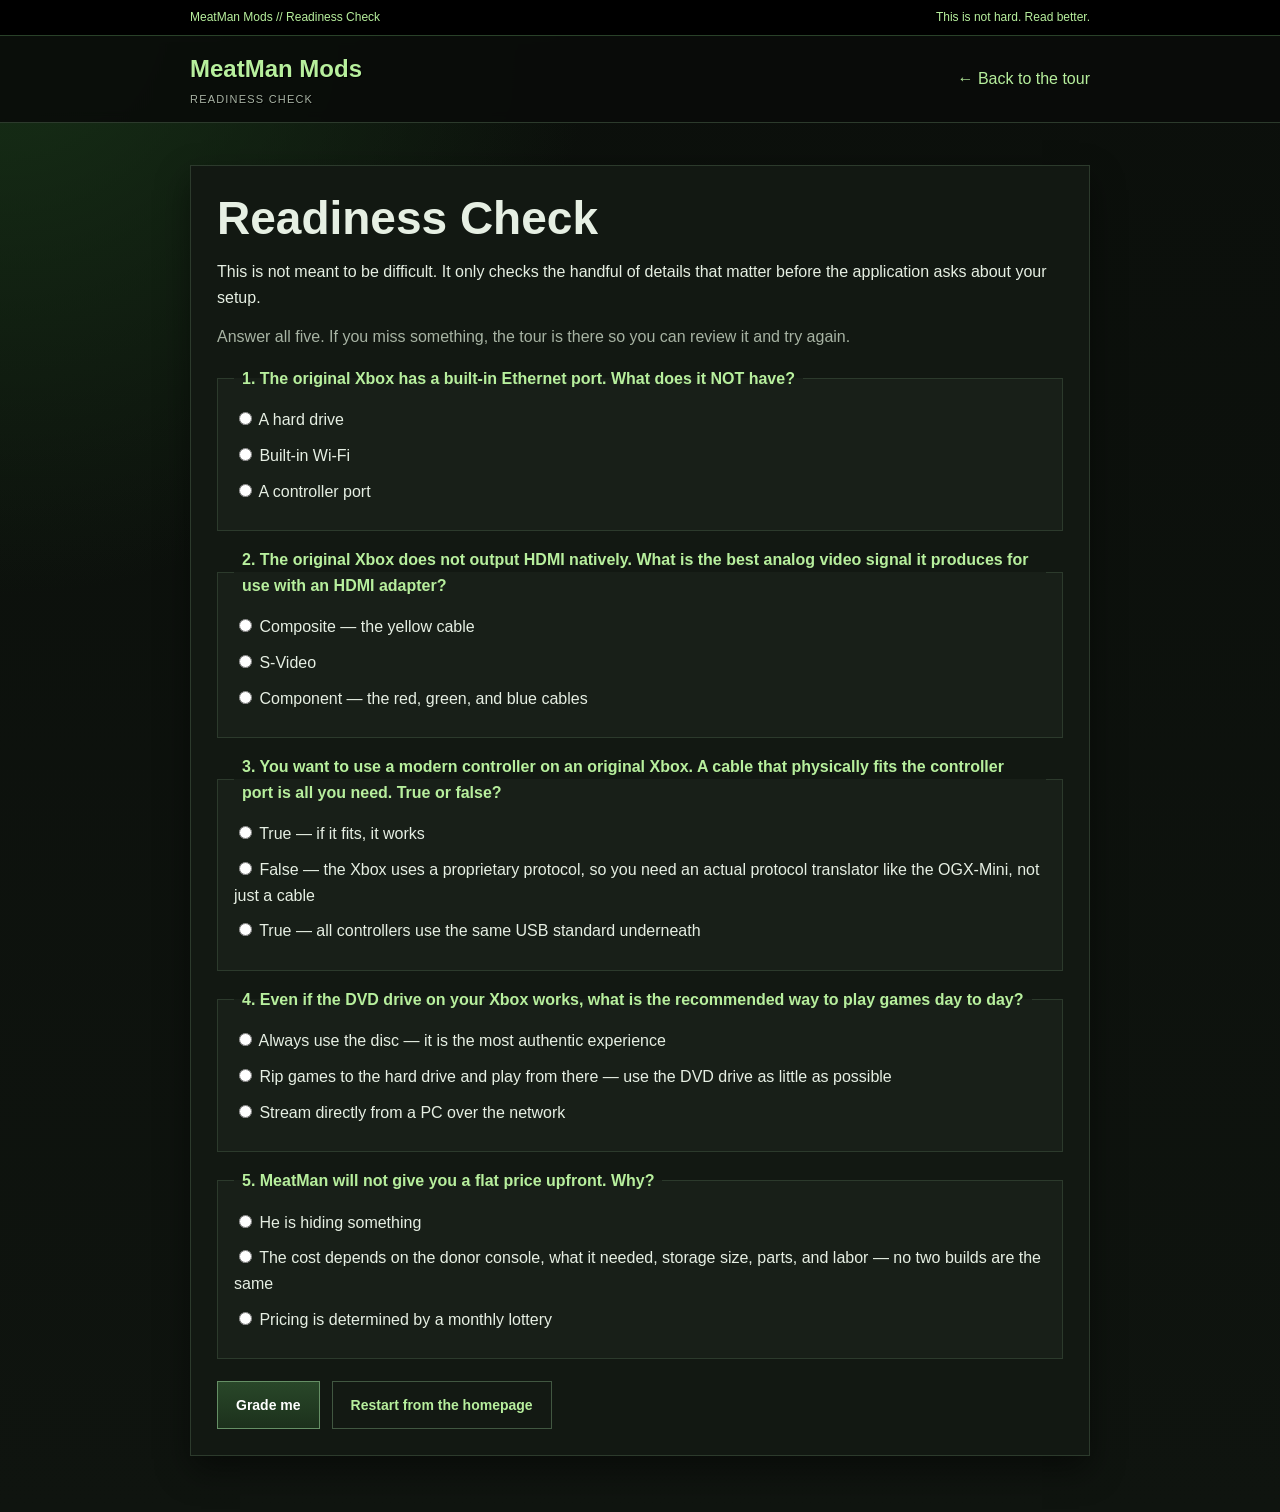
<file: readiness-check.html>
<!DOCTYPE html>
<html lang="en">
<head>
  <meta charset="UTF-8" />
  <meta name="viewport" content="width=device-width, initial-scale=1.0" />
  <title>MeatMan Mods | Readiness Check</title>
  <meta name="description" content="A short readiness check before the MeatMan Mods adoption application." />
  <style>
    :root {
      --bg:#0b0f0b; --panel:#121812; --line:#2c3a2c; --green:#8acb88; --green-bright:#b7ef9d;
      --text:#e6efe3; --muted:#a7b3a3; --danger:#d97979; --shadow:rgba(0,0,0,0.45); --max:900px;
    }
    * { box-sizing:border-box; }
    body {
      margin:0; font-family: Verdana, Tahoma, Arial, sans-serif;
      background: radial-gradient(circle at top left, #173117 0%, transparent 30%), linear-gradient(180deg, #0b0f0b 0%, #0f140f 100%);
      color:var(--text); line-height:1.6;
    }
    .wrap { width:min(calc(100% - 32px), var(--max)); margin:0 auto; }
    .top-strip { background:#000; color:var(--green-bright); border-bottom:1px solid #294129; font-size:12px; padding:8px 0; }
    .top-strip .wrap { display:flex; justify-content:space-between; gap:16px; flex-wrap:wrap; }
    header { border-bottom:1px solid var(--line); background:rgba(9,12,9,0.9); backdrop-filter:blur(6px); }
    .nav { display:flex; align-items:center; justify-content:space-between; gap:20px; padding:14px 0; flex-wrap:wrap; }
    .brand { font-size:24px; font-weight:700; color:var(--green-bright); text-shadow:1px 1px 0 #000; }
    .brand small { display:block; font-size:11px; color:var(--muted); font-weight:400; letter-spacing:1.2px; text-transform:uppercase; margin-top:2px; }
    a { color:var(--green-bright); text-decoration:none; }
    a:hover { text-decoration:underline; }
    main { padding: 42px 0 56px; }
    .card { background:var(--panel); border:1px solid var(--line); box-shadow:0 14px 32px var(--shadow); padding:26px; }
    h1,h2 { line-height:1.15; margin:0 0 14px; }
    h1 { font-size: clamp(30px, 5vw, 46px); }
    h2 { font-size: 22px; color:var(--green-bright); }
    p { margin:0 0 14px; }
    .muted { color:var(--muted); }
    .question { border:1px solid var(--line); background:#181f18; padding:16px; margin:16px 0; }
    .question legend { color:var(--green-bright); font-weight:bold; padding:0 8px; }
    label { display:block; margin-bottom:10px; }
    .button-row { display:flex; gap:12px; flex-wrap:wrap; margin-top:22px; }
    .btn {
      display:inline-block; padding:12px 18px; border:1px solid #658f65; background:linear-gradient(180deg,#294729,#1c311c);
      color:#fff; font-weight:700; font-size:14px; cursor:pointer;
    }
    .btn.secondary { background:#131913; color:var(--green-bright); border-color:#415741; }
    #result { margin-top: 22px; padding: 18px; border:1px solid var(--line); background:#101610; display:none; }
    .pass { border-left:4px solid var(--green); }
    .fail { border-left:4px solid var(--danger); color:#f0c3c3; background:#180d0d; }
  
    .modal {
      position: fixed;
      inset: 0;
      background: rgba(0,0,0,0.78);
      display: none;
      align-items: center;
      justify-content: center;
      padding: 20px;
      z-index: 9999;
    }
    .modal.open { display: flex; }
    .modal-card {
      width: min(92vw, 560px);
      background: #121812;
      border: 1px solid var(--line);
      box-shadow: 0 14px 32px var(--shadow);
      color: var(--text);
    }
    .modal-head {
      padding: 14px 16px;
      border-bottom: 1px solid var(--line);
      background: #101610;
      color: var(--green-bright);
      font-weight: 700;
    }
    .modal-body { padding: 16px; }
    .modal-actions { padding: 0 16px 16px; display:flex; gap:12px; flex-wrap:wrap; }

  </style>
</head>
<body>
  <div class="top-strip"><div class="wrap"><div>MeatMan Mods // Readiness Check</div><div>This is not hard. Read better.</div></div></div>
  <header>
    <div class="wrap nav">
      <div class="brand">MeatMan Mods<small>Readiness check</small></div>
      <a href="index.html">← Back to the tour</a>
    </div>
  </header>
  <main>
    <div class="wrap card">
      <h1>Readiness Check</h1>
      <p>This is not meant to be difficult. It only checks the handful of details that matter before the application asks about your setup.</p>
      <p class="muted">Answer all five. If you miss something, the tour is there so you can review it and try again.</p>
      <form id="quiz-form">
        <fieldset class="question">
          <legend>1. The original Xbox has a built-in Ethernet port. What does it NOT have?</legend>
          <label><input type="radio" name="q1" value="a"> A hard drive</label>
          <label><input type="radio" name="q1" value="b"> Built-in Wi-Fi</label>
          <label><input type="radio" name="q1" value="c"> A controller port</label>
        </fieldset>

        <fieldset class="question">
          <legend>2. The original Xbox does not output HDMI natively. What is the best analog video signal it produces for use with an HDMI adapter?</legend>
          <label><input type="radio" name="q2" value="a"> Composite — the yellow cable</label>
          <label><input type="radio" name="q2" value="b"> S-Video</label>
          <label><input type="radio" name="q2" value="c"> Component — the red, green, and blue cables</label>
        </fieldset>

        <fieldset class="question">
          <legend>3. You want to use a modern controller on an original Xbox. A cable that physically fits the controller port is all you need. True or false?</legend>
          <label><input type="radio" name="q3" value="a"> True — if it fits, it works</label>
          <label><input type="radio" name="q3" value="b"> False — the Xbox uses a proprietary protocol, so you need an actual protocol translator like the OGX-Mini, not just a cable</label>
          <label><input type="radio" name="q3" value="c"> True — all controllers use the same USB standard underneath</label>
        </fieldset>

        <fieldset class="question">
          <legend>4. Even if the DVD drive on your Xbox works, what is the recommended way to play games day to day?</legend>
          <label><input type="radio" name="q4" value="a"> Always use the disc — it is the most authentic experience</label>
          <label><input type="radio" name="q4" value="b"> Rip games to the hard drive and play from there — use the DVD drive as little as possible</label>
          <label><input type="radio" name="q4" value="c"> Stream directly from a PC over the network</label>
        </fieldset>

        <fieldset class="question">
          <legend>5. MeatMan will not give you a flat price upfront. Why?</legend>
          <label><input type="radio" name="q5" value="a"> He is hiding something</label>
          <label><input type="radio" name="q5" value="b"> The cost depends on the donor console, what it needed, storage size, parts, and labor — no two builds are the same</label>
          <label><input type="radio" name="q5" value="c"> Pricing is determined by a monthly lottery</label>
        </fieldset>

        <div class="button-row">
          <button class="btn" type="submit">Grade me</button>
          <a class="btn secondary" href="index.html">Restart from the homepage</a>
        </div>
      </form>

      <div id="result"></div>
    </div>
    </main>

  <div class="modal" id="pass-modal" aria-hidden="true">
    <div class="modal-card">
      <div class="modal-head">Readiness Check Passed</div>
      <div class="modal-body">
        <p>You have the baseline information needed to continue.</p>
        <p>You can proceed to the adoption application.</p>
      </div>
      <div class="modal-actions">
        <a class="btn" href="adoption-application.html">Open the adoption application</a>
        <button class="btn secondary" type="button" id="close-pass-modal">Close</button>
      </div>
    </div>
  </div>

  
  <script>
    const answers = { q1: 'b', q2: 'c', q3: 'b', q4: 'b', q5: 'b' };
    const form = document.getElementById('quiz-form');
    const result = document.getElementById('result');
    const passModal = document.getElementById('pass-modal');
    const closePassModal = document.getElementById('close-pass-modal');

    function openModal() {
      passModal.classList.add('open');
      passModal.setAttribute('aria-hidden', 'false');
    }

    function closeModal() {
      passModal.classList.remove('open');
      passModal.setAttribute('aria-hidden', 'true');
    }

    closePassModal.addEventListener('click', closeModal);
    passModal.addEventListener('click', function (e) {
      if (e.target === passModal) closeModal();
    });
    document.addEventListener('keydown', function (e) {
      if (e.key === 'Escape') closeModal();
    });

    form.addEventListener('submit', function (e) {
      e.preventDefault();
      const data = new FormData(form);
      let allAnswered = true;
      let allCorrect = true;
      for (const [key, value] of Object.entries(answers)) {
        const selected = data.get(key);
        if (!selected) allAnswered = false;
        if (selected !== value) allCorrect = false;
      }
      result.style.display = 'block';
      if (!allAnswered) {
        result.className = 'fail';
        result.innerHTML = '<strong>One or more questions are unanswered.</strong><p>Complete all five before continuing.</p>';
        return;
      }
      if (allCorrect) {
        result.style.display = 'none';
        openModal();
      } else {
        result.className = 'fail';
        result.innerHTML = '<strong>One or more answers need another look.</strong><p>Review the guided tour and try again.</p><p><a href="index.html">Return to the guided tour</a></p>';
        form.reset();
        window.scrollTo({ top: 0, behavior: 'smooth' });
      }
    });
  </script>

</body>
</html>
</file>
<file: afk/quick-start/guide.css>
:root {
  --bg:#030603; --panel:#091009; --panel-2:#0e160e; --line:#2b432c;
  --green:#39ff6a; --green-2:#9affad; --text:#e2ebe0; --muted:#91a090;
  --amber:#ffbf35; --red:#ff665c; --shadow:0 26px 80px rgba(0,0,0,.55);
}
* { box-sizing:border-box; }
html { color-scheme:dark; }
body {
  margin:0; min-height:100vh; padding:18px; color:var(--text); background:
    radial-gradient(circle at 18% 0%,rgba(57,255,106,.07),transparent 34rem),
    linear-gradient(180deg,#040804,#010201);
  font-family:Arial,Helvetica,sans-serif;
}
button,a { -webkit-tap-highlight-color:transparent; }
a { color:var(--green-2); }
a:focus-visible,button:focus-visible { outline:2px solid var(--green); outline-offset:3px; }
.shell { width:min(1280px,100%); min-height:calc(100vh - 36px); margin:auto; border:1px solid #456046; background:linear-gradient(180deg,#0a0f0a,#050805); box-shadow:var(--shadow); }
.system-bar,footer { display:flex; align-items:center; justify-content:space-between; gap:18px; padding:12px 16px; border-bottom:1px solid var(--line); background:#0e150e; font:12px/1.3 Consolas,'Courier New',monospace; letter-spacing:.05em; }
.system-bar a,footer a { text-decoration:none; }
.brand { color:var(--green); font-weight:700; }
.meta,footer { color:#7d8d7c; }
main { padding:clamp(18px,3.5vw,42px); }
.intro { display:grid; grid-template-columns:minmax(0,1.4fr) minmax(270px,.6fr); align-items:end; gap:26px; margin-bottom:26px; }
.eyebrow,.step { display:block; margin:0 0 9px; color:var(--green); font:700 12px/1.3 Consolas,'Courier New',monospace; letter-spacing:.11em; text-transform:uppercase; }
h1,h2,p { margin-top:0; }
h1 { margin-bottom:12px; color:#f6faf5; font-size:clamp(34px,5.4vw,70px); line-height:.98; letter-spacing:-.035em; max-width:850px; }
h2 { margin-bottom:13px; color:#f4f8f3; font-size:clamp(26px,3.4vw,44px); line-height:1.05; letter-spacing:-.02em; }
.lede { max-width:760px; margin:0; color:var(--muted); font-size:clamp(16px,2vw,20px); line-height:1.55; }
.critical { display:grid; gap:6px; padding:16px 18px; border-left:4px solid var(--amber); background:#1a1407; color:#ecd9a5; line-height:1.45; }
.critical strong { color:var(--amber); font:700 13px/1.2 Consolas,'Courier New',monospace; text-transform:uppercase; letter-spacing:.08em; }
.deck { border:1px solid var(--line); background:rgba(6,11,6,.92); }
.slides { min-height:650px; }
.slide { display:none; grid-template-columns:minmax(280px,.72fr) minmax(0,1.28fr); gap:28px; align-items:center; padding:clamp(18px,3vw,34px); animation:appear .24s ease-out; }
.slide.is-active { display:grid; }
.copy { align-self:center; }
.copy p,.copy li { color:#b4c1b2; font-size:17px; line-height:1.6; }
.copy ul,.copy ol { margin:18px 0 0; padding-left:22px; }
.copy li + li { margin-top:8px; }
.copy strong { color:#edf5ea; }
.note,.warning { padding:12px 14px; border-left:3px solid #4c7450; background:#0d170e; font-size:15px !important; }
.warning { border-left-color:var(--amber); background:#1a1407; color:#ecd9a5 !important; }
figure { margin:0; min-width:0; position:relative; }
figure img { display:block; width:100%; max-height:64vh; object-fit:contain; border:1px solid #324d34; background:#020402; box-shadow:0 16px 50px rgba(0,0,0,.38); }
figcaption { margin-top:10px; color:#798978; font:12px/1.4 Consolas,'Courier New',monospace; text-align:center; }
.figure-pair { display:grid; grid-template-columns:repeat(2,minmax(0,1fr)); gap:14px; align-items:center; }
.figure-pair.compact img { max-height:52vh; }
.auth-shot { overflow:hidden; }
.controls { position:sticky; bottom:0; z-index:3; display:grid; grid-template-columns:auto 1fr auto; gap:18px; align-items:center; padding:14px 16px; border-top:1px solid var(--line); background:rgba(10,16,10,.96); backdrop-filter:blur(14px); }
.button { min-height:46px; border:1px solid #4d7450; background:#101a10; color:var(--green-2); padding:10px 17px; font:700 15px/1.2 Arial,Helvetica,sans-serif; cursor:pointer; text-decoration:none; display:inline-flex; align-items:center; justify-content:center; }
.button:hover:not(:disabled) { background:#192919; border-color:#6d9d70; }
.button.primary { color:#061007; background:var(--green); border-color:var(--green); }
.button.primary:hover:not(:disabled) { background:#93ffa9; }
.button:disabled { opacity:.35; cursor:not-allowed; }
.progress-wrap { display:flex; flex-direction:column; gap:8px; align-items:center; min-width:0; }
#counter { color:#a8b7a6; font:12px/1.2 Consolas,'Courier New',monospace; }
.progress { display:flex; flex-wrap:wrap; gap:6px; justify-content:center; }
.dot { width:9px; height:9px; padding:0; border:1px solid #527055; border-radius:50%; background:#101810; cursor:pointer; }
.dot.is-active { background:var(--green); border-color:var(--green); box-shadow:0 0 10px rgba(57,255,106,.55); }
.finish-actions { display:flex; flex-wrap:wrap; gap:10px; margin-top:22px; }
footer { border-top:1px solid var(--line); border-bottom:0; }
@keyframes appear { from { opacity:.25; transform:translateY(8px); } to { opacity:1; transform:none; } }
@media (max-width:860px) {
  body { padding:0; }
  .shell { min-height:100vh; border-left:0; border-right:0; }
  .intro,.slide { grid-template-columns:1fr; }
  .slides { min-height:0; }
  .slide { align-items:start; }
  figure img { max-height:none; }
  .figure-pair { grid-template-columns:1fr; }
  .critical { align-self:stretch; }
}
@media (max-width:560px) {
  .system-bar,footer { align-items:flex-start; flex-direction:column; }
  main { padding:18px 12px; }
  .slide { padding:20px 14px; gap:20px; }
  .copy p,.copy li { font-size:16px; }
  .controls { grid-template-columns:1fr 1fr; gap:10px; }
  .progress-wrap { grid-column:1/-1; grid-row:1; }
  #previous { grid-column:1; }
  #next { grid-column:2; }
}
@media (prefers-reduced-motion:reduce) {
  .slide { animation:none; }
  * { scroll-behavior:auto !important; }
}
</file>
